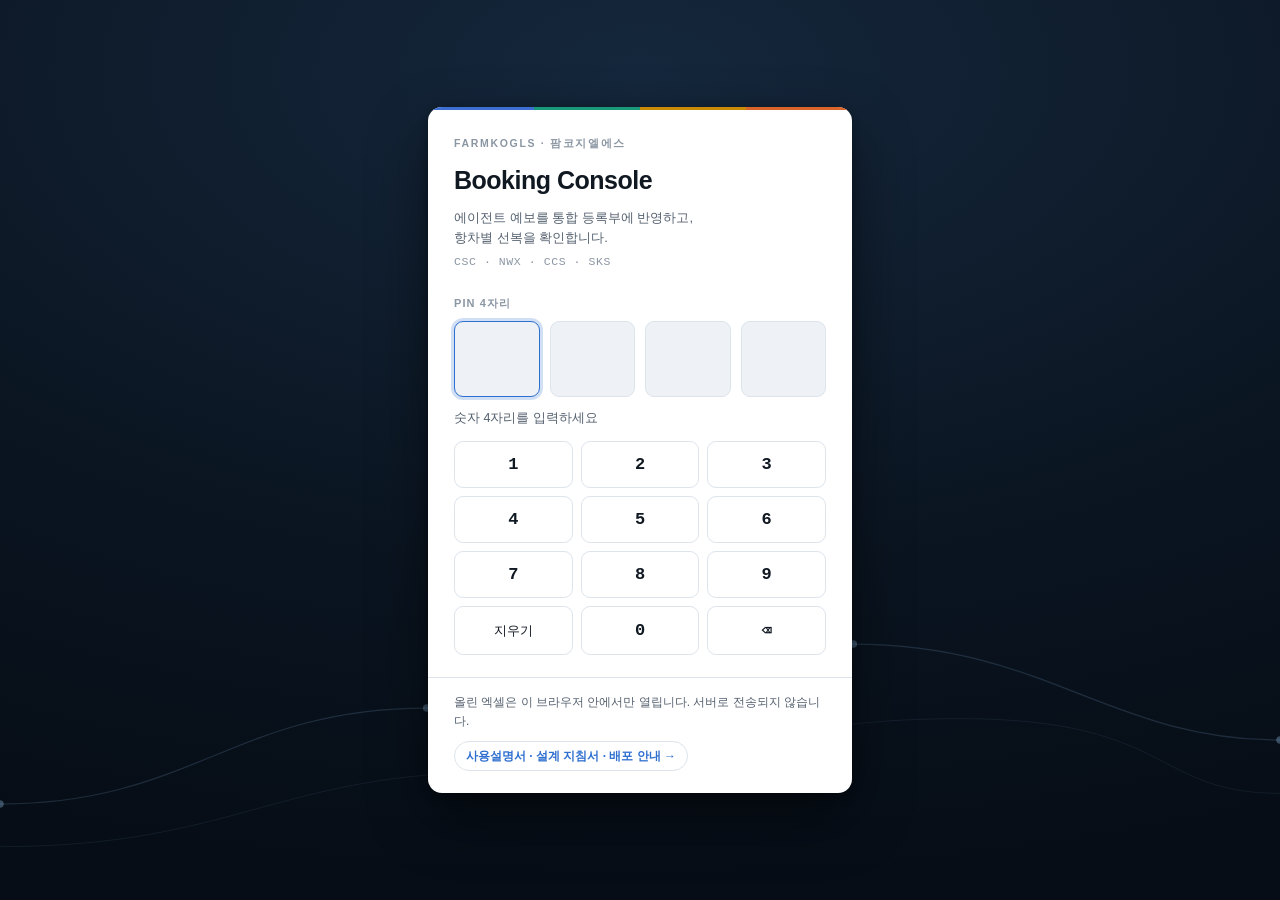
<file: index.html>
<!doctype html>
<html lang="ko">
<head>
<meta charset="utf-8">
<meta name="viewport" content="width=device-width, initial-scale=1">
<meta name="robots" content="noindex, nofollow">
<meta name="color-scheme" content="light dark">
<meta name="description" content="Farmkogls Booking Console">
<title>Farmkogls Booking Console</title>
<link rel="icon" href="data:image/svg+xml,%3Csvg xmlns='http://www.w3.org/2000/svg' viewBox='0 0 32 32'%3E%3Ctext y='26' font-size='26'%3E%F0%9F%9A%A2%3C/text%3E%3C/svg%3E">
<style id="gate-css">
/* ============================================================================
   PIN gate — extends the console's existing token system rather than replacing
   it. The field behind the card stays deep-hull navy in both themes (a berth at
   dusk); the card and the console itself follow the viewer's theme.
   ========================================================================= */
#gate {
  --g-hull:  #0a1420;
  --g-sea:   #15273c;
  --g-card:  #ffffff;
  --g-ink:   #101822;
  --g-ink-2: #55616f;
  --g-ink-3: #8b96a3;
  --g-line:  #dde4ec;
  --g-slot:  #eef2f7;
  --g-signal:#2f6fd0;
  --g-bad:   #c0392b;
  --g-csc:   #3c6fd1;
  --g-nwx:   #17997a;
  --g-ccs:   #c98a05;
  --g-sks:   #d9642a;

  position: fixed;
  inset: 0;
  z-index: 200;
  display: grid;
  place-items: center;
  padding: 24px 18px;
  overflow: auto;
  background:
    radial-gradient(120% 90% at 50% 8%, var(--g-sea) 0%, var(--g-hull) 62%, #060d16 100%);
  font-family: var(--sans);
  -webkit-font-smoothing: antialiased;
}
@media (prefers-color-scheme: dark) {
  #gate {
    --g-card:  #161d27;
    --g-ink:   #e7edf5;
    --g-ink-2: #a3aeba;
    --g-ink-3: #78838f;
    --g-line:  #2b3441;
    --g-slot:  #1e2732;
    --g-signal:#6ba3f5;
  }
}
:root[data-theme="dark"] #gate {
  --g-card: #161d27; --g-ink: #e7edf5; --g-ink-2: #a3aeba; --g-ink-3: #78838f;
  --g-line: #2b3441; --g-slot: #1e2732; --g-signal: #6ba3f5;
}
:root[data-theme="light"] #gate {
  --g-card: #ffffff; --g-ink: #101822; --g-ink-2: #55616f; --g-ink-3: #8b96a3;
  --g-line: #dde4ec; --g-slot: #eef2f7; --g-signal: #2f6fd0;
}

#gate[hidden] { display: none; }

/* ---- the port-rotation line behind the card ---------------------------- */
.gate-field {
  position: absolute;
  inset: auto 0 0 0;
  height: min(46vh, 320px);
  color: rgba(140, 190, 235, .17);
  pointer-events: none;
}
.gate-rot { width: 100%; height: 100%; display: block; }
.gate-calls circle { fill: rgba(160, 205, 245, .32); }

/* ---- card -------------------------------------------------------------- */
.gate-card {
  position: relative;
  width: 100%;
  max-width: 424px;
  background: var(--g-card);
  color: var(--g-ink);
  border-radius: 14px;
  box-shadow: 0 24px 60px rgba(0, 0, 0, .45), 0 2px 8px rgba(0, 0, 0, .3);
  overflow: hidden;
}

/* the four service loops, in their own colours — this is the fleet, not trim */
.gate-loops { display: flex; height: 3px; }
.gate-loops i { flex: 1; display: block; }
.gate-loops i[data-svc="CSC"] { background: var(--g-csc); }
.gate-loops i[data-svc="NWX"] { background: var(--g-nwx); }
.gate-loops i[data-svc="CCS"] { background: var(--g-ccs); }
.gate-loops i[data-svc="SKS"] { background: var(--g-sks); }

.gate-head { padding: 26px 26px 4px; }
.gate-eyebrow {
  margin: 0 0 10px;
  font-size: 10.5px;
  font-weight: 600;
  letter-spacing: .16em;
  text-transform: uppercase;
  color: var(--g-ink-3);
}
#gate h1 {
  margin: 0;
  font-size: 25px;
  font-weight: 650;
  letter-spacing: -.02em;
  text-wrap: balance;
  color: var(--g-ink);
}
.gate-sub {
  margin: 9px 0 0;
  font-size: 13px;
  line-height: 1.55;
  color: var(--g-ink-2);
  max-width: 34ch;
}
.gate-sub span {
  display: block;
  margin-top: 5px;
  font-family: var(--mono);
  font-size: 11.5px;
  letter-spacing: .05em;
  color: var(--g-ink-3);
}

/* ---- pin --------------------------------------------------------------- */
.gate-form { padding: 20px 26px 4px; }
.gate-label {
  display: block;
  font-size: 11px;
  font-weight: 600;
  letter-spacing: .1em;
  text-transform: uppercase;
  color: var(--g-ink-3);
  margin-bottom: 9px;
}
.gate-cells { display: flex; gap: 10px; }
.gate-cells .cell {
  flex: 1;
  aspect-ratio: 4 / 5;
  max-height: 76px;
  display: grid;
  place-items: center;
  background: var(--g-slot);
  border: 1px solid var(--g-line);
  border-radius: 9px;
  font-family: var(--mono);
  font-variant-numeric: tabular-nums;
  font-size: 30px;
  font-weight: 600;
  color: var(--g-ink);
  transition: border-color .14s, background .14s, transform .14s;
}
.gate-cells .cell.filled { border-color: var(--g-signal); background: var(--g-card); }
.gate-cells .cell.pop { animation: gate-pop .16s ease-out; }
.gate-cells .cell.active {
  border-color: var(--g-signal);
  box-shadow: 0 0 0 3px color-mix(in srgb, var(--g-signal) 22%, transparent);
}
@keyframes gate-pop { 0% { transform: scale(.9); } 100% { transform: scale(1); } }

#gate.bad .gate-cells { animation: gate-shake .34s; }
#gate.bad .gate-cells .cell { border-color: var(--g-bad); }
@keyframes gate-shake {
  0%,100% { transform: translateX(0); }
  18% { transform: translateX(-7px); } 38% { transform: translateX(6px); }
  58% { transform: translateX(-4px); } 78% { transform: translateX(2px); }
}

/* keeps the mobile keyboard reachable without showing a second field */
.gate-proxy {
  position: absolute;
  opacity: 0;
  width: 1px; height: 1px;
  border: 0; padding: 0;
  left: 26px; top: 50%;
}
.gate-proxy:focus { outline: none; }
.gate-proxy:focus-visible + .gate-msg { color: var(--g-ink-2); }

.gate-msg {
  margin: 12px 0 0;
  min-height: 1.4em;
  font-size: 12.5px;
  color: var(--g-ink-3);
}
#gate.bad .gate-msg { color: var(--g-bad); font-weight: 500; }
#gate.ok .gate-msg { color: #1f8a5b; font-weight: 500; }

/* ---- keypad ------------------------------------------------------------ */
.gate-pad {
  display: grid;
  grid-template-columns: repeat(3, 1fr);
  gap: 8px;
  margin-top: 14px;
}
.gate-pad button {
  appearance: none;
  padding: 13px 0;
  border: 1px solid var(--g-line);
  border-radius: 9px;
  background: var(--g-card);
  color: var(--g-ink);
  font-family: var(--mono);
  font-variant-numeric: tabular-nums;
  font-size: 17px;
  font-weight: 550;
  cursor: pointer;
  transition: background .12s, border-color .12s, transform .08s;
}
.gate-pad button.wide { font-family: var(--sans); font-size: 13px; font-weight: 500; }
.gate-pad button:hover { background: var(--g-slot); border-color: var(--g-ink-3); }
.gate-pad button:active { transform: translateY(1px); }
.gate-pad button:focus-visible {
  outline: 2px solid var(--g-signal);
  outline-offset: 2px;
}

/* ---- footer ------------------------------------------------------------ */
.gate-foot {
  margin-top: 18px;
  padding: 15px 26px 22px;
  border-top: 1px solid var(--g-line);
}
.gate-foot p { margin: 0; font-size: 12px; line-height: 1.55; color: var(--g-ink-2); }
.gate-caveat { margin-top: 8px !important; color: var(--g-ink-3) !important; font-size: 11.5px !important; }
.gate-caveat b { color: var(--g-ink-2); font-weight: 600; }
.gate-docs { margin-top: 10px !important; }
.gate-docs a {
  display: inline-block;
  color: var(--g-signal);
  text-decoration: none;
  font-weight: 600;
  font-size: 12px;
  padding: 5px 11px;
  border: 1px solid var(--g-line);
  border-radius: 999px;
  transition: border-color .16s ease, background .16s ease;
}
.gate-docs a:hover { border-color: var(--g-signal); background: var(--g-slot); }
.gate-docs a:focus-visible { outline: 2px solid var(--g-signal); outline-offset: 2px; }

/* ---- unlock transition ------------------------------------------------- */
#gate.leaving { animation: gate-out .34s ease-in forwards; }
@keyframes gate-out { to { opacity: 0; transform: scale(1.015); } }

/* ---- hosted-only chrome inside the console ----------------------------- */
.hosted-btn { margin-left: 0; }
#lockBtn { border-color: rgba(255, 255, 255, .28); }

@media (max-width: 420px) {
  .gate-head { padding: 22px 18px 4px; }
  .gate-form { padding: 18px 18px 4px; }
  .gate-foot { padding: 14px 18px 20px; }
  #gate h1 { font-size: 22px; }
  .gate-cells .cell { font-size: 26px; }
}

@media (prefers-reduced-motion: reduce) {
  #gate *, #gate { animation: none !important; transition: none !important; }
}

</style>
<style id="tool-css">
/* ============================================================================
   Farmkogls Booking Console — styles
   Light by default, dark when the OS asks for it. Data density over decoration.
   ========================================================================= */
:root {
  --bg: #f6f7f9;
  --surface: #ffffff;
  --surface-2: #eef1f5;
  --surface-3: #e3e8ef;
  --ink: #1a1f2b;
  --ink-2: #59616f;
  --ink-3: #8a919e;
  --line: #d8dee7;
  --line-2: #eaeef3;
  --brand: #1f3864;
  --brand-ink: #ffffff;
  --accent: #2f6fd0;
  --pos: #1f8a5b;
  --pos-bg: #e6f4ec;
  --neg: #c0392b;
  --neg-bg: #fdeceb;
  --warn: #a86400;
  --warn-bg: #fdf3e0;
  --csc: #3c6fd1;
  --nwx: #17997a;
  --ccs: #c98a05;
  --sks: #d9642a;
  --shadow: 0 1px 2px rgba(16, 24, 40, .06), 0 1px 3px rgba(16, 24, 40, .1);
  --radius: 8px;
  --mono: ui-monospace, "Cascadia Mono", Consolas, "Courier New", monospace;
  --sans: -apple-system, "Segoe UI", "Malgun Gothic", "Apple SD Gothic Neo", Roboto, sans-serif;
}
@media (prefers-color-scheme: dark) {
  :root {
    --bg: #14171d;
    --surface: #1b1f27;
    --surface-2: #232833;
    --surface-3: #2c323f;
    --ink: #e7ecf3;
    --ink-2: #a8b2c1;
    --ink-3: #798393;
    --line: #333a47;
    --line-2: #262c37;
    --brand: #2b4a7d;
    --accent: #6ba3f5;
    --pos: #4cc38a;
    --pos-bg: #16301f;
    --neg: #f27a6e;
    --neg-bg: #33191a;
    --warn: #e3ab3c;
    --warn-bg: #332714;
    --csc: #6f9df3;
    --nwx: #47cfa8;
    --ccs: #e8bd4b;
    --sks: #f59a63;
    --shadow: 0 1px 2px rgba(0, 0, 0, .3);
  }
}
:root[data-theme="dark"] {
  --bg: #14171d; --surface: #1b1f27; --surface-2: #232833; --surface-3: #2c323f;
  --ink: #e7ecf3; --ink-2: #a8b2c1; --ink-3: #798393; --line: #333a47; --line-2: #262c37;
  --brand: #2b4a7d; --accent: #6ba3f5; --pos: #4cc38a; --pos-bg: #16301f;
  --neg: #f27a6e; --neg-bg: #33191a; --warn: #e3ab3c; --warn-bg: #332714;
  --csc: #6f9df3; --nwx: #47cfa8; --ccs: #e8bd4b; --sks: #f59a63;
  --shadow: 0 1px 2px rgba(0, 0, 0, .3);
}
:root[data-theme="light"] {
  --bg: #f6f7f9; --surface: #fff; --surface-2: #eef1f5; --surface-3: #e3e8ef;
  --ink: #1a1f2b; --ink-2: #59616f; --ink-3: #8a919e; --line: #d8dee7; --line-2: #eaeef3;
  --brand: #1f3864; --accent: #2f6fd0; --pos: #1f8a5b; --pos-bg: #e6f4ec;
  --neg: #c0392b; --neg-bg: #fdeceb; --warn: #a86400; --warn-bg: #fdf3e0;
  --csc: #3c6fd1; --nwx: #17997a; --ccs: #c98a05; --sks: #d9642a;
}

* { box-sizing: border-box; }
html, body { margin: 0; padding: 0; }
body {
  background: var(--bg); color: var(--ink);
  font: 14px/1.5 var(--sans);
  -webkit-font-smoothing: antialiased;
}
h1, h2, h3, h4 { margin: 0; font-weight: 650; letter-spacing: -.01em; }
a { color: var(--accent); }
code, .mono, .num { font-family: var(--mono); font-variant-numeric: tabular-nums; }

/* ---------- shell ---------- */
.wrap { max-width: 1680px; margin: 0 auto; padding: 0 20px 64px; }

header.top {
  position: sticky; top: 0; z-index: 40;
  background: var(--brand); color: #fff;
  border-bottom: 1px solid rgba(0, 0, 0, .2);
}
.top-in {
  max-width: 1680px; margin: 0 auto; padding: 10px 20px;
  display: flex; align-items: center; gap: 16px; flex-wrap: wrap;
}
.logo { display: flex; align-items: baseline; gap: 9px; }
.logo b { font-size: 16px; letter-spacing: -.02em; }
.logo span { font-size: 11.5px; opacity: .72; }
.top .stat { display: flex; gap: 18px; margin-left: auto; flex-wrap: wrap; }
.top .stat div { line-height: 1.25; }
.top .stat u { display: block; font: 10px/1.4 var(--sans); text-transform: uppercase;
  letter-spacing: .07em; opacity: .66; text-decoration: none; }
.top .stat b { font: 600 15px/1 var(--mono); font-variant-numeric: tabular-nums; }

/* ---------- buttons ---------- */
.btn {
  appearance: none; border: 1px solid var(--line); background: var(--surface);
  color: var(--ink); padding: 7px 13px; border-radius: 6px; font: 500 13px var(--sans);
  cursor: pointer; display: inline-flex; align-items: center; gap: 7px;
}
.btn:hover:not(:disabled) { background: var(--surface-2); border-color: var(--ink-3); }
.btn:disabled { opacity: .45; cursor: not-allowed; }
.btn.primary { background: var(--accent); border-color: var(--accent); color: #fff; }
.btn.primary:hover:not(:disabled) { filter: brightness(1.08); background: var(--accent); }
.btn.ghost { background: transparent; border-color: rgba(255, 255, 255, .28); color: #fff; }
.btn.ghost:hover:not(:disabled) { background: rgba(255, 255, 255, .12); border-color: #fff; }
.btn.sm { padding: 4px 9px; font-size: 12px; }
.btn.danger { color: var(--neg); border-color: var(--neg); background: transparent; }
.btn.danger:hover:not(:disabled) { background: var(--neg-bg); }

/* ---------- drop zone ---------- */
.drop {
  margin: 18px 0; padding: 26px; border: 2px dashed var(--line);
  border-radius: 12px; background: var(--surface); text-align: center;
  transition: border-color .12s, background .12s;
}
.drop.hot { border-color: var(--accent); background: var(--surface-2); }
.drop h3 { font-size: 15px; margin-bottom: 5px; }
.drop p { margin: 0 0 12px; color: var(--ink-2); font-size: 13px; }
.drop .kinds { display: flex; gap: 6px; justify-content: center; flex-wrap: wrap; margin-top: 12px; }
.chip {
  font: 500 11px var(--sans); padding: 3px 9px; border-radius: 99px;
  background: var(--surface-2); color: var(--ink-2); border: 1px solid var(--line-2);
}
.drop.compact { padding: 13px 18px; display: flex; align-items: center;
  gap: 14px; text-align: left; margin: 14px 0; }
.drop.compact h3 { font-size: 13.5px; margin: 0; }
.drop.compact p { margin: 0; font-size: 12px; }
.drop.compact .kinds { margin: 0 0 0 auto; }

/* ---------- tabs ---------- */
nav.tabs {
  display: flex; gap: 2px; border-bottom: 1px solid var(--line);
  margin: 4px 0 18px; overflow-x: auto;
}
nav.tabs button {
  appearance: none; background: none; border: 0; border-bottom: 2px solid transparent;
  padding: 9px 14px; font: 500 13.5px var(--sans); color: var(--ink-2);
  cursor: pointer; white-space: nowrap;
}
nav.tabs button:hover { color: var(--ink); }
nav.tabs button[aria-selected="true"] { color: var(--ink); border-bottom-color: var(--accent); font-weight: 650; }
nav.tabs .count { font: 500 11px var(--mono); color: var(--ink-3); margin-left: 5px; }

/* ---------- cards / grid ---------- */
.grid { display: grid; gap: 14px; }
.g4 { grid-template-columns: repeat(4, minmax(0, 1fr)); }
.g3 { grid-template-columns: repeat(3, minmax(0, 1fr)); }
.g2 { grid-template-columns: repeat(2, minmax(0, 1fr)); }
.g21 { grid-template-columns: 2fr 1fr; }
@media (max-width: 1180px) { .g4 { grid-template-columns: repeat(2, 1fr); } .g21, .g3 { grid-template-columns: 1fr; } }
@media (max-width: 720px) { .g4, .g2 { grid-template-columns: 1fr; } }

.card {
  background: var(--surface); border: 1px solid var(--line);
  border-radius: var(--radius); box-shadow: var(--shadow); overflow: hidden;
}
.card > h4 {
  padding: 11px 14px; border-bottom: 1px solid var(--line-2);
  font-size: 12.5px; text-transform: uppercase; letter-spacing: .06em; color: var(--ink-2);
  display: flex; align-items: center; gap: 8px;
}
.card > h4 .sub { text-transform: none; letter-spacing: 0; font-weight: 400;
  color: var(--ink-3); margin-left: auto; font-size: 11.5px; }
.card .body { padding: 14px; }
.card .body.flush { padding: 0; }

/* KPI tile */
.kpi { padding: 14px 15px; }
.kpi u { display: block; text-decoration: none; font-size: 11px; text-transform: uppercase;
  letter-spacing: .07em; color: var(--ink-3); margin-bottom: 6px; }
.kpi b { font: 650 26px/1.05 var(--mono); font-variant-numeric: tabular-nums; letter-spacing: -.02em; }
.kpi .unit { font-size: 12px; color: var(--ink-3); font-weight: 500; margin-left: 4px; }
.kpi .note { margin-top: 6px; font-size: 11.5px; color: var(--ink-2); }

/* ---------- tables ---------- */
.tw { overflow: auto; max-height: 72vh; }
table.dt { width: 100%; border-collapse: separate; border-spacing: 0; font-size: 12.5px; }
table.dt th, table.dt td {
  padding: 6px 9px; text-align: left; border-bottom: 1px solid var(--line-2);
  white-space: nowrap;
}
table.dt thead th {
  position: sticky; top: 0; z-index: 2; background: var(--surface-2);
  font: 600 11px var(--sans); text-transform: uppercase; letter-spacing: .05em;
  color: var(--ink-2); border-bottom: 1px solid var(--line); cursor: pointer; user-select: none;
}
table.dt thead th.no-sort { cursor: default; }
table.dt thead th .ar { color: var(--accent); margin-left: 3px; }
table.dt tbody tr:hover { background: var(--surface-2); }
table.dt td.n { text-align: right; font-family: var(--mono); font-variant-numeric: tabular-nums; }
table.dt td.wrap { white-space: normal; min-width: 180px; max-width: 340px; }
table.dt tr.group td { background: var(--surface-3); font-weight: 650; }
table.dt tr.tot td { background: var(--surface-2); font-weight: 650; border-top: 2px solid var(--line); }
table.dt td.dim { color: var(--ink-3); }

.tag { font: 600 10.5px var(--sans); padding: 2px 6px; border-radius: 4px;
  background: var(--surface-3); color: var(--ink-2); letter-spacing: .03em; }
.tag.CSC { background: color-mix(in srgb, var(--csc) 18%, transparent); color: var(--csc); }
.tag.NWX { background: color-mix(in srgb, var(--nwx) 18%, transparent); color: var(--nwx); }
.tag.CCS { background: color-mix(in srgb, var(--ccs) 22%, transparent); color: var(--ccs); }
.tag.SKS { background: color-mix(in srgb, var(--sks) 20%, transparent); color: var(--sks); }
.tag.cancel { background: var(--neg-bg); color: var(--neg); }
.tag.active { background: var(--pos-bg); color: var(--pos); }
.tag.TS { background: var(--warn-bg); color: var(--warn); }

.pos { color: var(--pos); } .neg { color: var(--neg); } .warnc { color: var(--warn); }

/* utilisation bar */
.ubar { position: relative; height: 16px; min-width: 96px; background: var(--surface-3);
  border-radius: 3px; overflow: hidden; }
.ubar i { position: absolute; inset: 0 auto 0 0; display: block; background: var(--pos); }
.ubar.hi i { background: var(--warn); }
.ubar.over i { background: var(--neg); }
.ubar em { position: absolute; inset: 0; display: grid; place-items: center;
  font: 600 10.5px var(--mono); font-style: normal; color: var(--ink);
  text-shadow: 0 0 3px var(--surface); }

/* ---------- chart ---------- */
.chart { width: 100%; height: auto; display: block; overflow: visible; }
.chart .ax { stroke: var(--line); stroke-width: 1; }
.chart .gl { stroke: var(--line-2); stroke-width: 1; }
.chart text { fill: var(--ink-2); font: 10px var(--sans); }
.chart text.vlab { fill: var(--ink-3); font: 9.5px var(--mono); }
.legend { display: flex; gap: 14px; flex-wrap: wrap; padding: 0 14px 12px; }
.legend span { display: inline-flex; align-items: center; gap: 6px;
  font-size: 12px; color: var(--ink-2); }
.legend i { width: 10px; height: 10px; border-radius: 2px; display: block; }

/* ---------- filters ---------- */
.filters { display: flex; gap: 9px; flex-wrap: wrap; align-items: center;
  padding: 11px 14px; background: var(--surface); border: 1px solid var(--line);
  border-radius: var(--radius); margin-bottom: 14px; box-shadow: var(--shadow); }
.filters label { font-size: 11.5px; color: var(--ink-2); display: flex;
  align-items: center; gap: 5px; }
.filters select, .filters input {
  font: 13px var(--sans); padding: 5px 8px; border: 1px solid var(--line);
  border-radius: 5px; background: var(--surface); color: var(--ink);
}
.filters input[type="search"] { min-width: 220px; }
.filters .sp { flex: 1; }

/* ---------- log / alerts ---------- */
.alert { display: flex; gap: 9px; padding: 8px 12px; border-bottom: 1px solid var(--line-2);
  font-size: 12.5px; align-items: flex-start; }
.alert:last-child { border-bottom: 0; }
.alert .lv { flex: none; font: 600 10px var(--sans); text-transform: uppercase;
  letter-spacing: .05em; padding: 2px 6px; border-radius: 4px; margin-top: 1px; min-width: 46px;
  text-align: center; }
.alert.over .lv { background: var(--neg-bg); color: var(--neg); }
.alert.warn .lv { background: var(--warn-bg); color: var(--warn); }
.alert.info .lv { background: var(--surface-3); color: var(--ink-2); }
.alert.ok .lv { background: var(--pos-bg); color: var(--pos); }

.toasts { position: fixed; right: 16px; bottom: 16px; z-index: 90;
  display: flex; flex-direction: column; gap: 8px; max-width: 420px; }
.toast { background: var(--surface); border: 1px solid var(--line); border-left: 3px solid var(--accent);
  border-radius: 6px; padding: 10px 13px; box-shadow: 0 6px 20px rgba(16, 24, 40, .16);
  font-size: 13px; }
.toast.bad { border-left-color: var(--neg); }
.toast.good { border-left-color: var(--pos); }
.toast b { display: block; margin-bottom: 2px; }
.toast span { color: var(--ink-2); font-size: 12px; }

.empty { padding: 44px 20px; text-align: center; color: var(--ink-2); }
.empty h3 { margin-bottom: 6px; color: var(--ink); }

details.voy { border-bottom: 1px solid var(--line-2); }
details.voy > summary { padding: 9px 14px; cursor: pointer; display: flex;
  gap: 12px; align-items: center; font-size: 13px; }
details.voy > summary:hover { background: var(--surface-2); }
details.voy > summary::-webkit-details-marker { display: none; }
details.voy > summary .caret { color: var(--ink-3); transition: transform .12s; }
details.voy[open] > summary .caret { transform: rotate(90deg); }
details.voy .inner { padding: 0 14px 14px 30px; }

.bar-mini { display: flex; height: 8px; border-radius: 2px; overflow: hidden;
  background: var(--surface-3); min-width: 60px; }
.bar-mini i { display: block; height: 100%; }

.pill-row { display: flex; gap: 6px; flex-wrap: wrap; }
.foot { margin-top: 22px; padding-top: 14px; border-top: 1px solid var(--line);
  display: flex; gap: 10px; flex-wrap: wrap; align-items: center;
  font-size: 12px; color: var(--ink-3); }
.foot .sp { flex: 1; }
progress { width: 200px; height: 6px; }

</style>
</head>
<body>

<div id="gate" role="dialog" aria-modal="true" aria-labelledby="gate-title">
  <div class="gate-field" aria-hidden="true">
    <svg class="gate-rot" viewBox="0 0 1200 300" preserveAspectRatio="none" focusable="false">
      <path d="M0 210 C 180 210, 220 120, 400 120 S 620 60, 800 60 S 1040 150, 1200 150"
            fill="none" stroke="currentColor" stroke-width="1.25" vector-effect="non-scaling-stroke"/>
      <path d="M0 250 C 220 250, 260 180, 470 180 S 700 130, 900 130 S 1080 200, 1200 200"
            fill="none" stroke="currentColor" stroke-width="1" opacity=".5"
            vector-effect="non-scaling-stroke"/>
      <g class="gate-calls">
        <circle cx="0"    cy="210" r="3.5"/><circle cx="400"  cy="120" r="3.5"/>
        <circle cx="800"  cy="60"  r="3.5"/><circle cx="1200" cy="150" r="3.5"/>
      </g>
    </svg>
  </div>

  <section class="gate-card">
    <div class="gate-loops" aria-hidden="true">
      <i data-svc="CSC"></i><i data-svc="NWX"></i><i data-svc="CCS"></i><i data-svc="SKS"></i>
    </div>

    <header class="gate-head">
      <p class="gate-eyebrow">FARMKOGLS &middot; 팜코지엘에스</p>
      <h1 id="gate-title">Booking Console</h1>
      <p class="gate-sub">
        에이전트 예보를 통합 등록부에 반영하고, 항차별 선복을 확인합니다.
        <span>CSC &middot; NWX &middot; CCS &middot; SKS</span>
      </p>
    </header>

    <form class="gate-form" id="gate-form" novalidate>
      <label class="gate-label" for="pin-proxy">PIN 4자리</label>

      <div class="gate-cells" id="gate-cells">
        <span class="cell" data-i="0"></span>
        <span class="cell" data-i="1"></span>
        <span class="cell" data-i="2"></span>
        <span class="cell" data-i="3"></span>
      </div>

      <input id="pin-proxy" class="gate-proxy" type="text" inputmode="numeric"
             autocomplete="off" autocapitalize="off" spellcheck="false"
             maxlength="4" aria-describedby="gate-msg" aria-label="PIN 4자리 입력">

      <p class="gate-msg" id="gate-msg" role="status" aria-live="polite">숫자 4자리를 입력하세요</p>

      <div class="gate-pad" id="gate-pad">
        <button type="button" data-k="1">1</button>
        <button type="button" data-k="2">2</button>
        <button type="button" data-k="3">3</button>
        <button type="button" data-k="4">4</button>
        <button type="button" data-k="5">5</button>
        <button type="button" data-k="6">6</button>
        <button type="button" data-k="7">7</button>
        <button type="button" data-k="8">8</button>
        <button type="button" data-k="9">9</button>
        <button type="button" data-k="clear" class="wide">지우기</button>
        <button type="button" data-k="0">0</button>
        <button type="button" data-k="back" aria-label="한 자 지우기">&#9003;</button>
      </div>
    </form>

    <footer class="gate-foot">
      <p>
        올린 엑셀은 이 브라우저 안에서만 열립니다. 서버로 전송되지 않습니다.
      </p>
      <p class="gate-docs"><a href="docs.html">사용설명서 &middot; 설계 지침서 &middot; 배포 안내 &rarr;</a></p>
    </footer>
  </section>
</div>


<template id="app-shell">
<header class="top">
  <div class="top-in">
    <div class="logo"><b>Farmkogls Booking Console</b><span>CSC · NWX · CCS · SKS</span></div>
    <div class="stat" id="hstat"></div>
    <button class="btn ghost sm" id="btnTheme">◐ Auto</button>
  </div>
</header>

<div class="wrap">

  <div class="drop" id="drop">
    <div>
      <h3>이번 주 엑셀 파일을 여기에 끌어다 놓으세요</h3>
      <p><b>학습.xlsx</b>(에이전트 예보)와 <b>FES AGENCY</b>(통합 등록부)를 함께 넣으면
         등록부가 갱신된 새 사본으로 나옵니다. 다른 파일을 넣으면 분석 화면도 함께 채워집니다.</p>
      <button class="btn primary" id="btnPick">파일 선택…</button>
      <progress id="prog" hidden></progress>
      <div class="kinds">
        <span class="chip">FES &lt;SVC&gt; BK FCST → 입력</span>
        <span class="chip">FES BK FCST → 갱신 대상</span>
        <span class="chip">BK SHEET (마감)</span>
        <span class="chip">Schedule</span>
        <span class="chip">BSA</span>
        <span class="chip">DF contract</span>
        <span class="chip">ROB</span>
        <span class="chip">.json</span>
      </div>
    </div>
    <input type="file" id="file" multiple accept=".xlsx,.xlsm,.xltx,.json" hidden>
  </div>

  <nav class="tabs" id="tabs" role="tablist"></nav>
  <div id="filters"></div>
  <main id="view"></main>

  <div class="foot">
    <button class="btn primary" id="btnExport">⬇ Export Excel</button>
    <button class="btn" id="btnSaveProj">Save project file</button>
    <button class="btn danger" id="btnClear">Clear register</button>
    <span class="sp"></span>
    <span>Everything runs in this browser — no file ever leaves your machine.
      The register is kept in local storage between sessions.</span>
  </div>
</div>

<div class="toasts" id="toasts"></div>
</template>

<div id="app" hidden></div>

<script id="tool-js">
/* ===== src/zip.js ===== */
/* ============================================================================
   zip.js — minimal ZIP reader/writer, no dependencies.
   Reading uses the browser-native DecompressionStream('deflate-raw').
   Writing uses STORE (no compression) — Excel opens these without complaint.
   ========================================================================= */
(function (global) {
  'use strict';

  const te = new TextEncoder();
  const td = new TextDecoder('utf-8');

  /* ---- CRC32 -------------------------------------------------------- */
  let CRC_TABLE = null;
  function crcTable() {
    if (CRC_TABLE) return CRC_TABLE;
    CRC_TABLE = new Int32Array(256);
    for (let n = 0; n < 256; n++) {
      let c = n;
      for (let k = 0; k < 8; k++) c = c & 1 ? 0xedb88320 ^ (c >>> 1) : c >>> 1;
      CRC_TABLE[n] = c;
    }
    return CRC_TABLE;
  }
  function crc32(buf) {
    const t = crcTable();
    let c = -1;
    for (let i = 0; i < buf.length; i++) c = (c >>> 8) ^ t[(c ^ buf[i]) & 0xff];
    return (c ^ -1) >>> 0;
  }

  /* ---- inflate (native) --------------------------------------------- */
  const HAS_DS = typeof global.DecompressionStream === 'function';

  async function inflateRaw(bytes) {
    if (!HAS_DS) {
      throw new Error(
        'This browser cannot decompress .xlsx files (DecompressionStream is unavailable). ' +
        'Please open this file in Microsoft Edge, Google Chrome, or Firefox 113+.'
      );
    }
    const ds = new global.DecompressionStream('deflate-raw');
    const w = ds.writable.getWriter();
    w.write(bytes);
    w.close();
    const chunks = [];
    const r = ds.readable.getReader();
    let total = 0;
    for (;;) {
      const { done, value } = await r.read();
      if (done) break;
      chunks.push(value);
      total += value.length;
    }
    const out = new Uint8Array(total);
    let o = 0;
    for (const c of chunks) { out.set(c, o); o += c.length; }
    return out;
  }

  /* ---- read --------------------------------------------------------- */
  /**
   * Read a ZIP archive.
   * @param {ArrayBuffer|Uint8Array} data
   * @returns {Promise<Map<string, Uint8Array>>} path -> bytes
   */
  async function readZip(data) {
    const u8 = data instanceof Uint8Array ? data : new Uint8Array(data);
    const dv = new DataView(u8.buffer, u8.byteOffset, u8.byteLength);

    // Locate End Of Central Directory (scan backwards; comment may follow).
    let eocd = -1;
    const floor = Math.max(0, u8.length - 66000);
    for (let i = u8.length - 22; i >= floor; i--) {
      if (dv.getUint32(i, true) === 0x06054b50) { eocd = i; break; }
    }
    if (eocd < 0) throw new Error('Not a valid .xlsx/.zip file (no central directory found).');

    let count = dv.getUint16(eocd + 10, true);
    let cdOff = dv.getUint32(eocd + 16, true);

    // ZIP64 fallback when the 32-bit fields are saturated.
    if (cdOff === 0xffffffff || count === 0xffff) {
      for (let i = eocd - 20; i >= 0; i--) {
        if (dv.getUint32(i, true) === 0x07064b50) {
          const z64 = Number(dv.getBigUint64(i + 8, true));
          if (dv.getUint32(z64, true) === 0x06064b50) {
            count = Number(dv.getBigUint64(z64 + 32, true));
            cdOff = Number(dv.getBigUint64(z64 + 48, true));
          }
          break;
        }
      }
    }

    const files = new Map();
    let p = cdOff;
    for (let n = 0; n < count && p + 46 <= u8.length; n++) {
      if (dv.getUint32(p, true) !== 0x02014b50) break;
      const method = dv.getUint16(p + 10, true);
      const csizeRaw = dv.getUint32(p + 20, true);
      const nameLen = dv.getUint16(p + 28, true);
      const extraLen = dv.getUint16(p + 30, true);
      const cmtLen = dv.getUint16(p + 32, true);
      let lho = dv.getUint32(p + 42, true);
      const name = td.decode(u8.subarray(p + 46, p + 46 + nameLen));

      // ZIP64 extra field for oversized offsets.
      let csize = csizeRaw;
      if (lho === 0xffffffff || csizeRaw === 0xffffffff) {
        let e = p + 46 + nameLen;
        const end = e + extraLen;
        while (e + 4 <= end) {
          const hid = dv.getUint16(e, true);
          const hsz = dv.getUint16(e + 2, true);
          if (hid === 0x0001) {
            let q = e + 4;
            if (dv.getUint32(p + 24, true) === 0xffffffff) q += 8;   // uncompressed
            if (csizeRaw === 0xffffffff) { csize = Number(dv.getBigUint64(q, true)); q += 8; }
            if (lho === 0xffffffff) lho = Number(dv.getBigUint64(q, true));
            break;
          }
          e += 4 + hsz;
        }
      }

      // Read the local file header to find where the payload actually starts.
      if (dv.getUint32(lho, true) === 0x04034b50) {
        const lNameLen = dv.getUint16(lho + 26, true);
        const lExtraLen = dv.getUint16(lho + 28, true);
        const start = lho + 30 + lNameLen + lExtraLen;
        const raw = u8.subarray(start, start + csize);
        files.set(name, method === 0 ? raw : await inflateRaw(raw));
      }
      p += 46 + nameLen + extraLen + cmtLen;
    }
    return files;
  }

  /* ---- write (STORE) ------------------------------------------------ */
  /**
   * Build a ZIP archive with stored (uncompressed) entries.
   * @param {Array<{name:string, data:string|Uint8Array}>} entries
   * @returns {Blob}
   */
  function writeZip(entries) {
    const items = entries.map((e) => {
      const bytes = typeof e.data === 'string' ? te.encode(e.data) : e.data;
      return { name: te.encode(e.name), bytes, crc: crc32(bytes) };
    });

    const locals = [];
    const centrals = [];
    let offset = 0;

    // DOS timestamp — fixed value keeps output byte-stable across runs.
    const dosTime = ((12 & 0x1f) << 11) | ((0 & 0x3f) << 5) | 0;
    const dosDate = (((2026 - 1980) & 0x7f) << 9) | ((1 & 0x0f) << 5) | 1;

    for (const it of items) {
      const lh = new Uint8Array(30 + it.name.length);
      const lv = new DataView(lh.buffer);
      lv.setUint32(0, 0x04034b50, true);
      lv.setUint16(4, 20, true);          // version needed
      lv.setUint16(6, 0x0800, true);      // UTF-8 filename flag
      lv.setUint16(8, 0, true);           // method = store
      lv.setUint16(10, dosTime, true);
      lv.setUint16(12, dosDate, true);
      lv.setUint32(14, it.crc, true);
      lv.setUint32(18, it.bytes.length, true);
      lv.setUint32(22, it.bytes.length, true);
      lv.setUint16(26, it.name.length, true);
      lv.setUint16(28, 0, true);
      lh.set(it.name, 30);
      locals.push(lh, it.bytes);

      const ch = new Uint8Array(46 + it.name.length);
      const cv = new DataView(ch.buffer);
      cv.setUint32(0, 0x02014b50, true);
      cv.setUint16(4, 20, true);
      cv.setUint16(6, 20, true);
      cv.setUint16(8, 0x0800, true);
      cv.setUint16(10, 0, true);
      cv.setUint16(12, dosTime, true);
      cv.setUint16(14, dosDate, true);
      cv.setUint32(16, it.crc, true);
      cv.setUint32(20, it.bytes.length, true);
      cv.setUint32(24, it.bytes.length, true);
      cv.setUint16(28, it.name.length, true);
      cv.setUint32(42, offset, true);
      ch.set(it.name, 46);
      centrals.push(ch);

      offset += lh.length + it.bytes.length;
    }

    const cdSize = centrals.reduce((a, c) => a + c.length, 0);
    const eo = new Uint8Array(22);
    const ev = new DataView(eo.buffer);
    ev.setUint32(0, 0x06054b50, true);
    ev.setUint16(8, items.length, true);
    ev.setUint16(10, items.length, true);
    ev.setUint32(12, cdSize, true);
    ev.setUint32(16, offset, true);

    return new Blob([...locals, ...centrals, eo], {
      type: 'application/vnd.openxmlformats-officedocument.spreadsheetml.sheet',
    });
  }

  global.FZip = { readZip, writeZip, crc32, hasNativeInflate: HAS_DS };
})(typeof window !== 'undefined' ? window : globalThis);

/* ===== src/xlsx-read.js ===== */
/* ============================================================================
   xlsx-read.js — read .xlsx into plain JS grids. Depends on FZip.
   Output shape:
     { sheets: [ { name, index, nrows, ncols, cells, merges } ], byName: {} }
   `cells` is a 1-based 2-D array: cells[row][col] = {v, t, f} | undefined
     v : value  (number | string | boolean | Date | null)
     t : 'n' | 's' | 'b' | 'd' | 'e'
     f : formula source without '=' (when present)
   ========================================================================= */
(function (global) {
  'use strict';

  const td = new TextDecoder('utf-8');
  const parser = new DOMParser();

  function xml(bytes) {
    const doc = parser.parseFromString(td.decode(bytes), 'application/xml');
    if (doc.getElementsByTagName('parsererror').length) {
      throw new Error('Malformed XML inside the workbook.');
    }
    return doc;
  }

  /* A1 -> {r, c} (both 1-based) */
  function refToRC(ref) {
    let c = 0, i = 0;
    while (i < ref.length) {
      const ch = ref.charCodeAt(i);
      if (ch < 65 || ch > 90) break;
      c = c * 26 + (ch - 64);
      i++;
    }
    return { c, r: parseInt(ref.slice(i), 10) || 0 };
  }

  function colLetter(n) {
    let s = '';
    while (n > 0) {
      const m = (n - 1) % 26;
      s = String.fromCharCode(65 + m) + s;
      n = (n - 1 - m) / 26;
    }
    return s;
  }

  /* Excel serial -> Date (UTC-based, 1900 system incl. the historical leap bug) */
  function serialToDate(n) {
    if (typeof n !== 'number' || !isFinite(n)) return null;
    let days = Math.floor(n);
    const frac = n - days;
    if (days > 60) days -= 1;              // skip the fictitious 1900-02-29
    const ms = Date.UTC(1899, 11, 31) + days * 86400000 + Math.round(frac * 86400000);
    return new Date(ms);
  }

  const BUILTIN_DATE_FMT = new Set([14, 15, 16, 17, 18, 19, 20, 21, 22, 27, 30, 36, 45, 46, 47, 50, 57]);

  function looksLikeDateFormat(code) {
    if (!code) return false;
    // Strip quoted literals, escapes, colours and locale hints before sniffing.
    const s = code.replace(/"[^"]*"/g, '').replace(/\\./g, '').replace(/\[[^\]]*\]/g, '');
    return /[ymdhs]/i.test(s) && !/^(general)$/i.test(s.trim());
  }

  function parseStyles(files) {
    const dateXf = new Set();
    const bytes = files.get('xl/styles.xml');
    if (!bytes) return dateXf;
    let doc;
    try { doc = xml(bytes); } catch { return dateXf; }

    const custom = new Map();
    for (const n of doc.getElementsByTagName('numFmt')) {
      custom.set(parseInt(n.getAttribute('numFmtId'), 10), n.getAttribute('formatCode') || '');
    }
    const cellXfs = doc.getElementsByTagName('cellXfs')[0];
    if (!cellXfs) return dateXf;
    const xfs = cellXfs.getElementsByTagName('xf');
    for (let i = 0; i < xfs.length; i++) {
      const id = parseInt(xfs[i].getAttribute('numFmtId') || '0', 10);
      if (BUILTIN_DATE_FMT.has(id) || looksLikeDateFormat(custom.get(id))) dateXf.add(i);
    }
    return dateXf;
  }

  function parseSharedStrings(files) {
    const out = [];
    const bytes = files.get('xl/sharedStrings.xml');
    if (!bytes) return out;
    const doc = xml(bytes);
    for (const si of doc.getElementsByTagName('si')) {
      // Concatenate every <t>, skipping ruby/phonetic annotations.
      let s = '';
      for (const t of si.getElementsByTagName('t')) {
        const pn = t.parentNode && t.parentNode.nodeName;
        if (pn === 'rPh' || pn === 'phoneticPr') continue;
        s += t.textContent;
      }
      out.push(s);
    }
    return out;
  }

  function sheetTargets(files) {
    /* name -> zip path, in workbook order */
    const wbBytes = files.get('xl/workbook.xml');
    if (!wbBytes) throw new Error('Not a valid .xlsx workbook (xl/workbook.xml missing).');
    const rels = new Map();
    const relBytes = files.get('xl/_rels/workbook.xml.rels');
    if (relBytes) {
      for (const r of xml(relBytes).getElementsByTagName('Relationship')) {
        rels.set(r.getAttribute('Id'), r.getAttribute('Target'));
      }
    }
    const out = [];
    for (const sh of xml(wbBytes).getElementsByTagName('sheet')) {
      const name = sh.getAttribute('name');
      const state = sh.getAttribute('state') || 'visible';
      const rid =
        sh.getAttribute('r:id') ||
        sh.getAttributeNS('http://schemas.openxmlformats.org/officeDocument/2006/relationships', 'id');
      let target = rels.get(rid) || '';
      target = target.replace(/^\/xl\//, '').replace(/^\//, '').replace(/^xl\//, '');
      let path = 'xl/' + target;
      if (!files.has(path)) {
        // Fall back to positional guess when relationships are unusual.
        const guess = `xl/worksheets/sheet${out.length + 1}.xml`;
        if (files.has(guess)) path = guess;
      }
      out.push({ name, state, path });
    }
    return out;
  }

  function parseSheet(bytes, sst, dateXf) {
    const doc = xml(bytes);
    const cells = [];
    let nrows = 0, ncols = 0;

    for (const row of doc.getElementsByTagName('row')) {
      const rAttr = parseInt(row.getAttribute('r') || '0', 10);
      let rIdx = rAttr;
      const cs = row.getElementsByTagName('c');
      let autoCol = 0;
      for (let i = 0; i < cs.length; i++) {
        const c = cs[i];
        const ref = c.getAttribute('r');
        let rc;
        if (ref) rc = refToRC(ref);
        else rc = { r: rIdx || 0, c: ++autoCol };
        if (!rc.r) rc.r = rIdx;
        autoCol = rc.c;
        rIdx = rc.r;

        const t = c.getAttribute('t') || 'n';
        const sIdx = parseInt(c.getAttribute('s') || '-1', 10);
        const fEl = c.getElementsByTagName('f')[0];
        const vEl = c.getElementsByTagName('v')[0];

        let value = null, type = 'n';
        if (t === 's') {
          const k = vEl ? parseInt(vEl.textContent, 10) : -1;
          value = sst[k] != null ? sst[k] : null;
          type = 's';
        } else if (t === 'inlineStr') {
          const is = c.getElementsByTagName('is')[0];
          value = is ? Array.from(is.getElementsByTagName('t')).map((x) => x.textContent).join('') : null;
          type = 's';
        } else if (t === 'str') {
          value = vEl ? vEl.textContent : null;
          type = 's';
        } else if (t === 'b') {
          value = vEl ? vEl.textContent === '1' : null;
          type = 'b';
        } else if (t === 'e') {
          value = vEl ? vEl.textContent : null;
          type = 'e';
        } else {
          if (vEl && vEl.textContent !== '') {
            const num = Number(vEl.textContent);
            if (Number.isNaN(num)) { value = vEl.textContent; type = 's'; }
            else if (dateXf.has(sIdx) && num > 0) { value = serialToDate(num); type = 'd'; }
            else { value = num; type = 'n'; }
          }
        }

        if (value === null && !fEl) continue;
        if (!cells[rc.r]) cells[rc.r] = [];
        const obj = { v: value, t: type };
        if (fEl) obj.f = fEl.textContent;
        cells[rc.r][rc.c] = obj;
        if (rc.r > nrows) nrows = rc.r;
        if (rc.c > ncols) ncols = rc.c;
      }
    }

    const merges = [];
    for (const m of doc.getElementsByTagName('mergeCell')) {
      const ref = m.getAttribute('ref');
      if (!ref) continue;
      const [a, b] = ref.split(':');
      const A = refToRC(a), B = refToRC(b || a);
      merges.push({ r1: A.r, c1: A.c, r2: B.r, c2: B.c, ref });
    }
    return { cells, nrows, ncols, merges };
  }

  /**
   * Parse a whole workbook.
   * @param {ArrayBuffer|Uint8Array} data
   * @param {string} [fileName]
   */
  async function readWorkbook(data, fileName) {
    const files = await global.FZip.readZip(data);
    const sst = parseSharedStrings(files);
    const dateXf = parseStyles(files);
    const targets = sheetTargets(files);

    const sheets = [];
    const byName = Object.create(null);
    targets.forEach((t, i) => {
      const bytes = files.get(t.path);
      let parsed = { cells: [], nrows: 0, ncols: 0, merges: [] };
      if (bytes) {
        try { parsed = parseSheet(bytes, sst, dateXf); }
        catch (e) { parsed.error = String(e && e.message || e); }
      }
      const sh = {
        name: t.name, index: i, state: t.state, file: fileName || '',
        cells: parsed.cells, nrows: parsed.nrows, ncols: parsed.ncols,
        merges: parsed.merges, error: parsed.error,
      };
      /* Resolve a merged-region anchor value for any covered cell. */
      sh.get = function (r, c) {
        const row = this.cells[r];
        const cell = row ? row[c] : undefined;
        if (cell && cell.v !== null && cell.v !== undefined && cell.v !== '') return cell.v;
        for (const m of this.merges) {
          if (r >= m.r1 && r <= m.r2 && c >= m.c1 && c <= m.c2) {
            const ar = this.cells[m.r1];
            const anchor = ar ? ar[m.c1] : undefined;
            return anchor ? anchor.v : null;
          }
        }
        return cell ? cell.v : null;
      };
      sheets.push(sh);
      byName[t.name] = sh;
    });

    return { fileName: fileName || '', sheets, byName };
  }

  global.FXlsxRead = { readWorkbook, refToRC, colLetter, serialToDate };
})(typeof window !== 'undefined' ? window : globalThis);

/* ===== src/xlsx-write.js ===== */
/* ============================================================================
   xlsx-write.js — build a styled multi-sheet .xlsx. Depends on FZip.

   API
     FXlsxWrite.build([{
       name, rows, cols, freeze, autofilter, merges
     }]) -> Blob

     rows : Array of Array of (primitive | {v, s, f})
              s = style name: 'hdr' | 'sub' | 'date' | 'int' | 'dec' | 'bold'
                              | 'pct' | 'warn' | 'good' | 'wrap' | 'money'
     cols : Array of {w:number}
     freeze : e.g. 'A2' (freeze everything above/left of that cell)
   ========================================================================= */
(function (global) {
  'use strict';

  const STYLE = {
    def: 0, hdr: 1, date: 2, int: 3, dec: 4, bold: 5, sub: 6,
    pct: 7, warn: 8, good: 9, wrap: 10, money: 11, title: 12,
  };

  /* Control characters other than tab/LF/CR are illegal in XML 1.0 and make
     Excel reject the file. Filtered by code point rather than by a regex so the
     source stays free of literal control bytes. */
  function stripCtl(s) {
    let out = '';
    for (let i = 0; i < s.length; i++) {
      const c = s.charCodeAt(i);
      if (c < 32 && c !== 9 && c !== 10 && c !== 13) continue;
      if (c === 0xfffe || c === 0xffff) continue;
      out += s.charAt(i);
    }
    return out;
  }

  function esc(s) {
    return stripCtl(String(s))
      .replace(/&/g, '&amp;')
      .replace(/</g, '&lt;')
      .replace(/>/g, '&gt;')
      .replace(/"/g, '&quot;');
  }

  function colLetter(n) {
    let s = '';
    while (n > 0) { const m = (n - 1) % 26; s = String.fromCharCode(65 + m) + s; n = (n - 1 - m) / 26; }
    return s;
  }

  const EPOCH = Date.UTC(1899, 11, 31);
  function dateToSerial(d) {
    const ms = Date.UTC(d.getUTCFullYear(), d.getUTCMonth(), d.getUTCDate(),
                        d.getUTCHours(), d.getUTCMinutes(), d.getUTCSeconds());
    const days = (ms - EPOCH) / 86400000;
    return days >= 60 ? days + 1 : days;
  }

  /* ---- styles.xml ---------------------------------------------------- */
  function stylesXml() {
    return `<?xml version="1.0" encoding="UTF-8" standalone="yes"?>
<styleSheet xmlns="http://schemas.openxmlformats.org/spreadsheetml/2006/main">
<numFmts count="4">
<numFmt numFmtId="164" formatCode="yyyy\\-mm\\-dd"/>
<numFmt numFmtId="165" formatCode="#,##0"/>
<numFmt numFmtId="166" formatCode="#,##0.00"/>
<numFmt numFmtId="167" formatCode="0.0%"/>
</numFmts>
<fonts count="4">
<font><sz val="10"/><name val="Calibri"/></font>
<font><b/><sz val="10"/><color rgb="FFFFFFFF"/><name val="Calibri"/></font>
<font><b/><sz val="10"/><name val="Calibri"/></font>
<font><b/><sz val="12"/><name val="Calibri"/></font>
</fonts>
<fills count="6">
<fill><patternFill patternType="none"/></fill>
<fill><patternFill patternType="gray125"/></fill>
<fill><patternFill patternType="solid"><fgColor rgb="FF1F3864"/><bgColor indexed="64"/></patternFill></fill>
<fill><patternFill patternType="solid"><fgColor rgb="FFD9E2F3"/><bgColor indexed="64"/></patternFill></fill>
<fill><patternFill patternType="solid"><fgColor rgb="FFFCE4E4"/><bgColor indexed="64"/></patternFill></fill>
<fill><patternFill patternType="solid"><fgColor rgb="FFE2F0D9"/><bgColor indexed="64"/></patternFill></fill>
</fills>
<borders count="2">
<border><left/><right/><top/><bottom/><diagonal/></border>
<border><left style="thin"><color rgb="FFB4C6E7"/></left><right style="thin"><color rgb="FFB4C6E7"/></right><top style="thin"><color rgb="FFB4C6E7"/></top><bottom style="thin"><color rgb="FFB4C6E7"/></bottom><diagonal/></border>
</borders>
<cellStyleXfs count="1"><xf numFmtId="0" fontId="0" fillId="0" borderId="0"/></cellStyleXfs>
<cellXfs count="13">
<xf numFmtId="0" fontId="0" fillId="0" borderId="0" xfId="0"/>
<xf numFmtId="0" fontId="1" fillId="2" borderId="1" xfId="0" applyFont="1" applyFill="1" applyBorder="1" applyAlignment="1"><alignment horizontal="center" vertical="center" wrapText="1"/></xf>
<xf numFmtId="164" fontId="0" fillId="0" borderId="0" xfId="0" applyNumberFormat="1"/>
<xf numFmtId="165" fontId="0" fillId="0" borderId="0" xfId="0" applyNumberFormat="1"/>
<xf numFmtId="166" fontId="0" fillId="0" borderId="0" xfId="0" applyNumberFormat="1"/>
<xf numFmtId="0" fontId="2" fillId="0" borderId="0" xfId="0" applyFont="1"/>
<xf numFmtId="0" fontId="2" fillId="3" borderId="1" xfId="0" applyFont="1" applyFill="1" applyBorder="1"/>
<xf numFmtId="167" fontId="0" fillId="0" borderId="0" xfId="0" applyNumberFormat="1"/>
<xf numFmtId="0" fontId="0" fillId="4" borderId="0" xfId="0" applyFill="1"/>
<xf numFmtId="0" fontId="0" fillId="5" borderId="0" xfId="0" applyFill="1"/>
<xf numFmtId="0" fontId="0" fillId="0" borderId="0" xfId="0" applyAlignment="1"><alignment vertical="top" wrapText="1"/></xf>
<xf numFmtId="165" fontId="2" fillId="0" borderId="0" xfId="0" applyNumberFormat="1" applyFont="1"/>
<xf numFmtId="0" fontId="3" fillId="0" borderId="0" xfId="0" applyFont="1"/>
</cellXfs>
<cellStyles count="1"><cellStyle name="Normal" xfId="0" builtinId="0"/></cellStyles>
<dxfs count="0"/>
</styleSheet>`;
  }

  /* ---- sheet XML ----------------------------------------------------- */
  function sheetXml(sheet, sst) {
    const rows = sheet.rows || [];
    let maxCol = 1;
    for (const r of rows) if (r && r.length > maxCol) maxCol = r.length;
    const dim = `A1:${colLetter(Math.max(1, maxCol))}${Math.max(1, rows.length)}`;

    /* frozen panes */
    let pane = '';
    if (sheet.freeze) {
      const m = String(sheet.freeze).match(/^([A-Z]+)(\d+)$/);
      if (m) {
        let xs = 0;
        for (let i = 0; i < m[1].length; i++) xs = xs * 26 + (m[1].charCodeAt(i) - 64);
        xs -= 1;
        const ys = parseInt(m[2], 10) - 1;
        const attrs = [];
        if (xs > 0) attrs.push(`xSplit="${xs}"`);
        if (ys > 0) attrs.push(`ySplit="${ys}"`);
        pane = `<pane ${attrs.join(' ')} topLeftCell="${sheet.freeze}" activePane="bottomRight" state="frozen"/>`;
      }
    }

    let cols = '';
    if (sheet.cols && sheet.cols.length) {
      cols = '<cols>' + sheet.cols.map((c, i) =>
        `<col min="${i + 1}" max="${i + 1}" width="${(c && c.w) || 12}" customWidth="1"${c && c.hidden ? ' hidden="1"' : ''}/>`
      ).join('') + '</cols>';
    }

    const body = [];
    rows.forEach((row, ri) => {
      if (!row) return;
      const r = ri + 1;
      const cells = [];
      row.forEach((raw, ci) => {
        if (raw === null || raw === undefined || raw === '') return;
        const c = colLetter(ci + 1);
        let v = raw, sName = null, formula = null;
        if (typeof raw === 'object' && !(raw instanceof Date)) {
          v = raw.v; sName = raw.s; formula = raw.f;
          if (v === null || v === undefined || v === '') {
            if (!formula) return;
          }
        }
        let s = sName && STYLE[sName] !== undefined ? STYLE[sName] : 0;
        let out;
        if (v instanceof Date && !isNaN(v)) {
          if (!sName) s = STYLE.date;
          out = `<c r="${c}${r}" s="${s}"><v>${dateToSerial(v)}</v></c>`;
        } else if (typeof v === 'number' && isFinite(v)) {
          out = `<c r="${c}${r}" s="${s}"><v>${v}</v></c>`;
        } else if (typeof v === 'boolean') {
          out = `<c r="${c}${r}" s="${s}" t="b"><v>${v ? 1 : 0}</v></c>`;
        } else if (formula) {
          out = `<c r="${c}${r}" s="${s}"><f>${esc(formula)}</f></c>`;
        } else {
          const text = String(v);
          let idx = sst.map.get(text);
          if (idx === undefined) { idx = sst.list.length; sst.list.push(text); sst.map.set(text, idx); }
          out = `<c r="${c}${r}" s="${s}" t="s"><v>${idx}</v></c>`;
        }
        cells.push(out);
      });
      if (cells.length) body.push(`<row r="${r}">${cells.join('')}</row>`);
    });

    const af = sheet.autofilter && rows.length > 1
      ? `<autoFilter ref="A${sheet.autofilterRow || 1}:${colLetter(maxCol)}${rows.length}"/>` : '';
    const mg = sheet.merges && sheet.merges.length
      ? `<mergeCells count="${sheet.merges.length}">` +
        sheet.merges.map((m) => `<mergeCell ref="${esc(m)}"/>`).join('') + '</mergeCells>' : '';

    return `<?xml version="1.0" encoding="UTF-8" standalone="yes"?>
<worksheet xmlns="http://schemas.openxmlformats.org/spreadsheetml/2006/main"><dimension ref="${dim}"/><sheetViews><sheetView${sheet.active ? ' tabSelected="1"' : ''} workbookViewId="0">${pane}</sheetView></sheetViews><sheetFormatPr defaultRowHeight="14.5"/>${cols}<sheetData>${body.join('')}</sheetData>${af}${mg}</worksheet>`;
  }

  /* ---- assemble ------------------------------------------------------ */
  function safeName(name, used) {
    let s = String(name || 'Sheet').replace(/[\\/*?:[\]]/g, '-').slice(0, 31) || 'Sheet';
    let base = s, i = 2;
    while (used.has(s)) { const suf = '~' + i++; s = base.slice(0, 31 - suf.length) + suf; }
    used.add(s);
    return s;
  }

  function build(sheets) {
    const sst = { list: [], map: new Map() };
    const used = new Set();
    const prepared = sheets.map((sh, i) => {
      const nm = safeName(sh.name, used);
      return { name: nm, xml: sheetXml(Object.assign({}, sh, { active: i === 0 }), sst) };
    });

    const sstXml = `<?xml version="1.0" encoding="UTF-8" standalone="yes"?>
<sst xmlns="http://schemas.openxmlformats.org/spreadsheetml/2006/main" count="${sst.list.length}" uniqueCount="${sst.list.length}">` +
      sst.list.map((s) => `<si><t xml:space="preserve">${esc(s)}</t></si>`).join('') + '</sst>';

    const wbXml = `<?xml version="1.0" encoding="UTF-8" standalone="yes"?>
<workbook xmlns="http://schemas.openxmlformats.org/spreadsheetml/2006/main" xmlns:r="http://schemas.openxmlformats.org/officeDocument/2006/relationships"><sheets>` +
      prepared.map((s, i) => `<sheet name="${esc(s.name)}" sheetId="${i + 1}" r:id="rId${i + 1}"/>`).join('') +
      '</sheets></workbook>';

    const wbRels = `<?xml version="1.0" encoding="UTF-8" standalone="yes"?>
<Relationships xmlns="http://schemas.openxmlformats.org/package/2006/relationships">` +
      prepared.map((s, i) =>
        `<Relationship Id="rId${i + 1}" Type="http://schemas.openxmlformats.org/officeDocument/2006/relationships/worksheet" Target="worksheets/sheet${i + 1}.xml"/>`
      ).join('') +
      `<Relationship Id="rId${prepared.length + 1}" Type="http://schemas.openxmlformats.org/officeDocument/2006/relationships/styles" Target="styles.xml"/>` +
      `<Relationship Id="rId${prepared.length + 2}" Type="http://schemas.openxmlformats.org/officeDocument/2006/relationships/sharedStrings" Target="sharedStrings.xml"/>` +
      '</Relationships>';

    const contentTypes = `<?xml version="1.0" encoding="UTF-8" standalone="yes"?>
<Types xmlns="http://schemas.openxmlformats.org/package/2006/content-types"><Default Extension="rels" ContentType="application/vnd.openxmlformats-package.relationships+xml"/><Default Extension="xml" ContentType="application/xml"/><Override PartName="/xl/workbook.xml" ContentType="application/vnd.openxmlformats-officedocument.spreadsheetml.sheet.main+xml"/>` +
      prepared.map((s, i) =>
        `<Override PartName="/xl/worksheets/sheet${i + 1}.xml" ContentType="application/vnd.openxmlformats-officedocument.spreadsheetml.worksheet+xml"/>`
      ).join('') +
      `<Override PartName="/xl/styles.xml" ContentType="application/vnd.openxmlformats-officedocument.spreadsheetml.styles+xml"/><Override PartName="/xl/sharedStrings.xml" ContentType="application/vnd.openxmlformats-officedocument.spreadsheetml.sharedStrings+xml"/></Types>`;

    const rootRels = `<?xml version="1.0" encoding="UTF-8" standalone="yes"?>
<Relationships xmlns="http://schemas.openxmlformats.org/package/2006/relationships"><Relationship Id="rId1" Type="http://schemas.openxmlformats.org/officeDocument/2006/relationships/officeDocument" Target="xl/workbook.xml"/></Relationships>`;

    const entries = [
      { name: '[Content_Types].xml', data: contentTypes },
      { name: '_rels/.rels', data: rootRels },
      { name: 'xl/workbook.xml', data: wbXml },
      { name: 'xl/_rels/workbook.xml.rels', data: wbRels },
      { name: 'xl/styles.xml', data: stylesXml() },
      { name: 'xl/sharedStrings.xml', data: sstXml },
    ];
    prepared.forEach((s, i) => entries.push({ name: `xl/worksheets/sheet${i + 1}.xml`, data: s.xml }));

    return global.FZip.writeZip(entries);
  }

  global.FXlsxWrite = { build, STYLE, colLetter, dateToSerial };
})(typeof window !== 'undefined' ? window : globalThis);

/* ===== src/xlsx-edit.js ===== */
/* ============================================================================
   xlsx-edit.js — surgical .xlsx editing.

   Opens an existing workbook, changes only the parts that must change, and
   writes it back. Everything untouched stays byte-identical, so formulas,
   number formats, cell styles, merged cells, drawings, comments and print
   settings all survive.

   This is deliberately NOT a rewrite: FXlsxWrite builds workbooks from scratch
   and cannot preserve someone else's formatting. Use this when the deliverable
   is "their file, updated".

   Depends on FZip.
   ========================================================================= */
(function (global) {
  'use strict';

  const NS = 'http://schemas.openxmlformats.org/spreadsheetml/2006/main';
  const RNS = 'http://schemas.openxmlformats.org/officeDocument/2006/relationships';
  const td = new TextDecoder('utf-8');
  const te = new TextEncoder();

  /* ---- refs ---------------------------------------------------------- */
  function colToNum(s) {
    let n = 0;
    for (let i = 0; i < s.length; i++) n = n * 26 + (s.charCodeAt(i) - 64);
    return n;
  }
  function numToCol(n) {
    let s = '';
    while (n > 0) { const m = (n - 1) % 26; s = String.fromCharCode(65 + m) + s; n = (n - 1 - m) / 26; }
    return s;
  }
  function splitRef(ref) {
    const m = /^\$?([A-Z]{1,3})\$?(\d+)$/.exec(String(ref).toUpperCase());
    return m ? { col: m[1], row: +m[2] } : null;
  }

  const EPOCH = Date.UTC(1899, 11, 31);
  function dateToSerial(d) {
    const ms = Date.UTC(d.getUTCFullYear(), d.getUTCMonth(), d.getUTCDate());
    const days = (ms - EPOCH) / 86400000;
    return days >= 60 ? days + 1 : days;
  }

  /* ---- package ------------------------------------------------------- */
  /**
   * @param {ArrayBuffer|Uint8Array} bytes
   * @returns {Promise<object>} package handle
   */
  async function open(bytes) {
    const files = await global.FZip.readZip(bytes);
    const parser = new DOMParser();
    const parse = (path) => {
      const b = files.get(path);
      if (!b) return null;
      const doc = parser.parseFromString(td.decode(b), 'application/xml');
      if (doc.getElementsByTagName('parsererror').length) {
        throw new Error('손상된 XML: ' + path);
      }
      return doc;
    };

    const wbDoc = parse('xl/workbook.xml');
    if (!wbDoc) throw new Error('올바른 .xlsx 파일이 아닙니다 (xl/workbook.xml 없음).');
    const relsDoc = parse('xl/_rels/workbook.xml.rels');
    const rmap = {};
    if (relsDoc) {
      for (const r of relsDoc.getElementsByTagName('Relationship')) {
        rmap[r.getAttribute('Id')] = r.getAttribute('Target');
      }
    }
    const sheets = [];
    for (const sh of wbDoc.getElementsByTagName('sheet')) {
      const rid = sh.getAttribute('r:id') || sh.getAttributeNS(RNS, 'id');
      let t = (rmap[rid] || '').replace(/^\/xl\//, '').replace(/^\//, '').replace(/^xl\//, '');
      sheets.push({ name: sh.getAttribute('name'), path: 'xl/' + t });
    }

    const docs = Object.create(null);
    /* Cache workbook.xml under its path too, so edits to wbDoc are saved. */
    docs['xl/workbook.xml'] = wbDoc;

    return {
      files, sheets, wbDoc, parser, docs,
      dirty: new Set(),
      /** Parsed document for a part, cached. */
      doc(path) {
        if (!(path in this.docs)) this.docs[path] = parse(path);
        return this.docs[path];
      },
      markDirty(path) { this.dirty.add(path); },
      sheetPath(name) {
        const s = this.sheets.find((x) => x.name === name);
        return s ? s.path : null;
      },
    };
  }

  /** Serialise every touched part back into the archive and zip it up. */
  function save(pkg) {
    /* Newly written formulas carry no cached result, so tell Excel to compute
       the whole book on open. Without this the new cells can show blank. */
    const wb = pkg.wbDoc;
    if (wb) {
      let calcPr = wb.getElementsByTagName('calcPr')[0];
      if (!calcPr) {
        calcPr = wb.createElementNS(NS, 'calcPr');
        calcPr.setAttribute('calcId', '191029');
        wb.documentElement.appendChild(calcPr);
      }
      calcPr.setAttribute('fullCalcOnLoad', '1');
      pkg.markDirty('xl/workbook.xml');
    }

    const ser = new XMLSerializer();
    for (const path of pkg.dirty) {
      const doc = pkg.docs[path];
      if (!doc) continue;
      let xml = ser.serializeToString(doc);
      if (!/^<\?xml/.test(xml)) {
        xml = '<?xml version="1.0" encoding="UTF-8" standalone="yes"?>\r\n' + xml;
      }
      pkg.files.set(path, te.encode(xml));
    }
    /* Excel's calculation cache references cells by address; after moving rows
       it is stale. Dropping it makes Excel rebuild it on open, which is the
       documented-safe thing to do. */
    pkg.files.delete('xl/calcChain.xml');
    const ct = pkg.files.get('[Content_Types].xml');
    if (ct) {
      const s = td.decode(ct).replace(
        /<Override[^>]*calcChain\.xml[^>]*\/>/g, '');
      pkg.files.set('[Content_Types].xml', te.encode(s));
    }
    const rels = pkg.files.get('xl/_rels/workbook.xml.rels');
    if (rels) {
      const s = td.decode(rels).replace(
        /<Relationship[^>]*calcChain\.xml[^>]*\/>/g, '');
      pkg.files.set('xl/_rels/workbook.xml.rels', te.encode(s));
    }

    const entries = [];
    for (const [name, data] of pkg.files) entries.push({ name, data });
    return global.FZip.writeZip(entries);
  }

  /* ---- formula reference shifting ------------------------------------ */
  /**
   * Shift every row reference >= `at` by `n` inside a formula string.
   * Skips quoted literals so a text constant like "A380" is untouched.
   */
  function shiftFormula(f, at, n) {
    if (!f) return f;
    const parts = String(f).split(/("(?:[^"]|"")*")/);   // keep quoted chunks
    for (let i = 0; i < parts.length; i += 2) {
      parts[i] = parts[i].replace(
        /(\$?)([A-Z]{1,3})(\$?)(\d+)/g,
        (m, d1, col, d2, row) => {
          const r = +row;
          return r >= at ? d1 + col + d2 + (r + n) : m;
        }
      );
    }
    return parts.join('');
  }

  /** Shift a range/sqref such as "E398" or "B7:AC375 E10". */
  function shiftRefList(sqref, at, n) {
    return String(sqref).split(/\s+/).map((tok) =>
      tok.split(':').map((one) => {
        const p = /^(\$?[A-Z]{1,3}\$?)(\d+)$/.exec(one);
        if (!p) return one;
        const r = +p[2];
        return p[1] + (r >= at ? r + n : r);
      }).join(':')
    ).join(' ');
  }

  /* ---- row insertion ------------------------------------------------- */
  /**
   * Insert `count` blank rows before row `at` in a sheet, adjusting everything
   * that refers to a moved row.
   *
   * @returns {Array<Element>} the newly created <row> elements
   */
  function insertRows(pkg, sheetName, at, count, opts) {
    const o = opts || {};
    const path = pkg.sheetPath(sheetName);
    if (!path) throw new Error(`시트를 찾을 수 없습니다: ${sheetName}`);
    const doc = pkg.doc(path);
    if (!doc) throw new Error(`시트 XML을 읽을 수 없습니다: ${path}`);
    pkg.markDirty(path);

    const ws = doc.documentElement;
    const sd = ws.getElementsByTagName('sheetData')[0];
    if (!sd) throw new Error('sheetData 없음');

    /* -- 1. move existing rows down ---------------------------------- */
    const rows = Array.from(sd.getElementsByTagName('row'));
    for (const row of rows) {
      const r = +row.getAttribute('r');
      if (r < at) continue;
      const nr = r + count;
      row.setAttribute('r', String(nr));
      for (const c of Array.from(row.getElementsByTagName('c'))) {
        const p = splitRef(c.getAttribute('r'));
        if (p) c.setAttribute('r', p.col + nr);
      }
    }

    /* -- 2. shift row references inside every formula in the sheet ---- */
    for (const f of Array.from(ws.getElementsByTagName('f'))) {
      if (f.textContent) f.textContent = shiftFormula(f.textContent, at, count);
      const ref = f.getAttribute('ref');            // shared-formula range
      if (ref) f.setAttribute('ref', shiftRefList(ref, at, count));
    }

    /* -- 3. sheet-level ranges --------------------------------------- */
    const dim = ws.getElementsByTagName('dimension')[0];
    if (dim) dim.setAttribute('ref', shiftRefList(dim.getAttribute('ref'), at, count));

    for (const cf of Array.from(ws.getElementsByTagName('conditionalFormatting'))) {
      const sq = cf.getAttribute('sqref');
      if (sq) cf.setAttribute('sqref', shiftRefList(sq, at, count));
    }
    for (const mc of Array.from(ws.getElementsByTagName('mergeCell'))) {
      const ref = mc.getAttribute('ref');
      if (ref) mc.setAttribute('ref', shiftRefList(ref, at, count));
    }
    for (const dv of Array.from(ws.getElementsByTagName('dataValidation'))) {
      const sq = dv.getAttribute('sqref');
      if (sq) dv.setAttribute('sqref', shiftRefList(sq, at, count));
    }
    for (const hl of Array.from(ws.getElementsByTagName('hyperlink'))) {
      const ref = hl.getAttribute('ref');
      if (ref) hl.setAttribute('ref', shiftRefList(ref, at, count));
    }

    /* autoFilter: extend so the new rows fall inside the filter range */
    const af = ws.getElementsByTagName('autoFilter')[0];
    if (af) {
      const ref = af.getAttribute('ref');
      const m = /^(\$?[A-Z]{1,3}\$?\d+):(\$?[A-Z]{1,3}\$?)(\d+)$/.exec(ref || '');
      if (m) af.setAttribute('ref', `${m[1]}:${m[2]}${+m[3] + count}`);
    }

    /* -- 4. workbook-level defined names ----------------------------- */
    const dn = pkg.wbDoc.getElementsByTagName('definedNames')[0];
    if (dn) {
      let changed = false;
      for (const d of Array.from(dn.getElementsByTagName('definedName'))) {
        const txt = d.textContent || '';
        if (txt.indexOf(sheetName) < 0) continue;
        const m = /^(.*\$\d+:\$[A-Z]{1,3}\$)(\d+)$/.exec(txt);
        if (m) { d.textContent = m[1] + (+m[2] + count); changed = true; }
      }
      if (changed) pkg.markDirty('xl/workbook.xml');
    }

    /* -- 5. comment anchors + their VML shapes ----------------------- */
    const relPath = path.replace(/worksheets\/([^/]+)$/, 'worksheets/_rels/$1.rels');
    const relDoc = pkg.doc(relPath);
    if (relDoc) {
      for (const rel of Array.from(relDoc.getElementsByTagName('Relationship'))) {
        const t = rel.getAttribute('Target') || '';
        const type = rel.getAttribute('Type') || '';
        const abs = 'xl/' + t.replace(/^\.\.\//, '');
        if (/\/comments$/.test(type)) {
          const cd = pkg.doc(abs);
          if (cd) {
            let ch = false;
            for (const cm of Array.from(cd.getElementsByTagName('comment'))) {
              const p = splitRef(cm.getAttribute('ref'));
              if (p && p.row >= at) { cm.setAttribute('ref', p.col + (p.row + count)); ch = true; }
            }
            if (ch) pkg.markDirty(abs);
          }
        } else if (/vmlDrawing$/.test(type)) {
          /* VML uses 0-based <x:Row>; only touch rows at/after the insert. */
          const b = pkg.files.get(abs);
          if (b) {
            const s = td.decode(b).replace(/<x:Row>(\d+)<\/x:Row>/g, (mm, rr) => {
              const v = +rr;
              return v >= at - 1 ? `<x:Row>${v + count}</x:Row>` : mm;
            });
            pkg.files.set(abs, te.encode(s));
          }
        } else if (/\/drawing$/.test(type)) {
          const dd = pkg.doc(abs);
          if (dd) {
            let ch = false;
            for (const rw of Array.from(dd.getElementsByTagName('row'))) {
              const v = +rw.textContent;
              if (isFinite(v) && v >= at - 1) { rw.textContent = String(v + count); ch = true; }
            }
            if (ch) pkg.markDirty(abs);
          }
        }
      }
    }

    /* -- 6. create the blank rows, styled after a template row ------- */
    const tplRow = o.styleFrom
      ? rows.find((r) => +r.getAttribute('r') === (o.styleFrom >= at ? o.styleFrom + count : o.styleFrom))
      : null;
    const tplCells = {};
    if (tplRow) {
      for (const c of tplRow.getElementsByTagName('c')) {
        const p = splitRef(c.getAttribute('r'));
        if (p) tplCells[p.col] = c.getAttribute('s');
      }
    }

    const made = [];
    /* keep sheetData ordered by row number */
    const after = Array.from(sd.getElementsByTagName('row'))
      .find((r) => +r.getAttribute('r') > at + count - 1);
    for (let i = 0; i < count; i++) {
      const row = doc.createElementNS(NS, 'row');
      row.setAttribute('r', String(at + i));
      if (tplRow) {
        if (tplRow.getAttribute('spans')) row.setAttribute('spans', tplRow.getAttribute('spans'));
        if (tplRow.getAttribute('ht')) row.setAttribute('ht', tplRow.getAttribute('ht'));
        if (tplRow.getAttribute('customHeight')) row.setAttribute('customHeight', tplRow.getAttribute('customHeight'));
      }
      if (after) sd.insertBefore(row, after); else sd.appendChild(row);
      made.push(row);
    }
    return { rows: made, tplCells, doc, path };
  }

  /* ---- cell writing -------------------------------------------------- */
  /**
   * Write a value into a row element.
   * kind: 'n' number | 's' inline string | 'd' date | 'f' formula | 'blank'
   */
  function setCell(doc, row, col, value, kind, styleIdx) {
    const rowNum = row.getAttribute('r');
    const ref = col + rowNum;
    /* find or create <c> keeping column order */
    let cell = null, before = null;
    const target = colToNum(col);
    for (const c of Array.from(row.getElementsByTagName('c'))) {
      const p = splitRef(c.getAttribute('r'));
      if (!p) continue;
      const n = colToNum(p.col);
      if (n === target) { cell = c; break; }
      if (n > target && !before) before = c;
    }
    if (!cell) {
      cell = doc.createElementNS(NS, 'c');
      cell.setAttribute('r', ref);
      if (before) row.insertBefore(cell, before); else row.appendChild(cell);
    }
    while (cell.firstChild) cell.removeChild(cell.firstChild);
    cell.removeAttribute('t');
    if (styleIdx !== undefined && styleIdx !== null) cell.setAttribute('s', String(styleIdx));

    if (kind === 'blank' || value === null || value === undefined || value === '') return cell;

    if (kind === 'f') {
      const f = doc.createElementNS(NS, 'f');
      f.textContent = String(value).replace(/^=/, '');
      cell.appendChild(f);
      return cell;
    }
    if (kind === 'd') {
      const v = doc.createElementNS(NS, 'v');
      v.textContent = String(dateToSerial(value));
      cell.appendChild(v);
      return cell;
    }
    if (kind === 'n') {
      const v = doc.createElementNS(NS, 'v');
      v.textContent = String(value);
      cell.appendChild(v);
      return cell;
    }
    /* inline string — avoids having to touch sharedStrings.xml */
    cell.setAttribute('t', 'inlineStr');
    const is = doc.createElementNS(NS, 'is');
    const t = doc.createElementNS(NS, 't');
    t.setAttribute('xml:space', 'preserve');
    t.textContent = String(value);
    is.appendChild(t);
    cell.appendChild(is);
    return cell;
  }

  /** Read a cell's current value/formula/style from a sheet. */
  function readSheet(pkg, sheetName) {
    const path = pkg.sheetPath(sheetName);
    const doc = pkg.doc(path);
    const out = { rows: Object.create(null), maxRow: 0, doc, path };
    if (!doc) return out;
    const sst = readSharedStrings(pkg);
    for (const row of doc.getElementsByTagName('row')) {
      const r = +row.getAttribute('r');
      out.maxRow = Math.max(out.maxRow, r);
      const cells = Object.create(null);
      for (const c of row.getElementsByTagName('c')) {
        const p = splitRef(c.getAttribute('r'));
        if (!p) continue;
        const t = c.getAttribute('t');
        const fEl = c.getElementsByTagName('f')[0];
        const vEl = c.getElementsByTagName('v')[0];
        let v = null;
        if (t === 's' && vEl) v = sst[+vEl.textContent] ?? null;
        else if (t === 'inlineStr') {
          const is = c.getElementsByTagName('is')[0];
          v = is ? Array.from(is.getElementsByTagName('t')).map((x) => x.textContent).join('') : null;
        } else if (vEl) v = vEl.textContent;
        cells[p.col] = { v, t, s: c.getAttribute('s'), f: fEl ? fEl.textContent : null, el: c };
      }
      out.rows[r] = { el: row, cells };
    }
    return out;
  }

  function readSharedStrings(pkg) {
    if (pkg._sst) return pkg._sst;
    const doc = pkg.doc('xl/sharedStrings.xml');
    const out = [];
    if (doc) {
      for (const si of doc.getElementsByTagName('si')) {
        let s = '';
        for (const t of si.getElementsByTagName('t')) {
          const pn = t.parentNode && t.parentNode.nodeName;
          if (pn === 'rPh' || pn === 'phoneticPr') continue;
          s += t.textContent;
        }
        out.push(s);
      }
    }
    pkg._sst = out;
    return out;
  }

  global.FXlsxEdit = {
    open, save, insertRows, setCell, readSheet, readSharedStrings,
    shiftFormula, shiftRefList, colToNum, numToCol, splitRef, dateToSerial,
  };
})(typeof window !== 'undefined' ? window : globalThis);

/* ===== src/normalize.js ===== */
/* ============================================================================
   normalize.js — Farmkogls domain vocabulary and canonical value handling.
   ========================================================================= */
(function (global) {
  'use strict';

  /* ------------------------------------------------------------------ *
   * Services — the four trade loops Farmkogls buys slots on.
   * ------------------------------------------------------------------ */
  const SERVICES = {
    CSC: {
      code: 'CSC', slotProvider: 'GFS', colour: '#5b8ff9',
      rotation: ['KRPUS', 'KRKAN', 'CNSHA', 'MYPKW', 'INNSA', 'INMUN', 'PKKHI', 'MYPKW', 'KRPUS'],
    },
    NWX: {
      code: 'NWX', slotProvider: 'XPRESS', colour: '#61ddaa',
      rotation: ['CNTAO', 'KRPUS', 'MYPKN', 'INNSA', 'INPAV', 'INMUN', 'PKKHI', 'CNTAO', 'KRPUS'],
    },
    CCS: {
      code: 'CCS', slotProvider: 'BTL', colour: '#f6bd16',
      rotation: ['CNTAO', 'KRPUS', 'CNSHA', 'MYPKW', 'MYPKN', 'INMAA', 'INKAT', 'MYPKN', 'CNTAO', 'KRPUS'],
    },
    SKS: {
      code: 'SKS', slotProvider: 'BTL', colour: '#ff9d4d',
      rotation: ['MYPKW', 'MYPKN', 'INCCU', 'MYPKW', 'MYPKN'],
    },
  };
  const SERVICE_CODES = Object.keys(SERVICES);

  /* ------------------------------------------------------------------ *
   * Ports — canonical UN/LOCODE plus every alias and typo seen in the files.
   * ------------------------------------------------------------------ */
  const PORTS = {
    KRPUS: { name: 'Busan',        country: 'KR' },
    KRKAN: { name: 'Gwangyang',    country: 'KR' },
    KRKWA: { name: 'Gwangyang(KWA)', country: 'KR' },
    KRINC: { name: 'Incheon',      country: 'KR' },
    CNTAO: { name: 'Qingdao',      country: 'CN' },
    CNSHA: { name: 'Shanghai',     country: 'CN' },
    CNNGB: { name: 'Ningbo',       country: 'CN' },
    CNSHK: { name: 'Shekou',       country: 'CN' },
    TWKHH: { name: 'Kaohsiung',    country: 'TW' },
    TWTXG: { name: 'Taichung',     country: 'TW' },
    MYPKW: { name: 'Port Klang (West)',  country: 'MY' },
    MYPKN: { name: 'Port Klang (North)', country: 'MY' },
    MYPGU: { name: 'Pasir Gudang', country: 'MY' },
    MYBTU: { name: 'Bintulu',      country: 'MY' },
    SGSIN: { name: 'Singapore',    country: 'SG' },
    INNSA: { name: 'Nhava Sheva',  country: 'IN' },
    INMUN: { name: 'Mundra',       country: 'IN' },
    INMAA: { name: 'Chennai',      country: 'IN' },
    INKAT: { name: 'Kattupalli',   country: 'IN' },
    INCCU: { name: 'Kolkata',      country: 'IN' },
    INPAV: { name: 'Pipavav',      country: 'IN' },
    PKKHI: { name: 'Karachi',      country: 'PK' },
  };

  const PORT_ALIAS = {
    // Port Klang, in all its spellings
    'MYPKG(W)': 'MYPKW', 'MYPKG(WEST)': 'MYPKW', 'MYPKGW': 'MYPKW', 'WPKL': 'MYPKW',
    'PKGW': 'MYPKW', 'PKLW': 'MYPKW', 'WSP': 'MYPKW', 'MYWSP': 'MYPKW',
    'MYPKG(N)': 'MYPKN', 'MYPKG(NORTH)': 'MYPKN', 'MYPKGN': 'MYPKN', 'NPKL': 'MYPKN',
    'PKGN': 'MYPKN', 'PKLN': 'MYPKN', 'NP': 'MYPKN', 'MYNP': 'MYPKN',
    'MPYKG(N)': 'MYPKN', 'MYPKG(N))': 'MYPKN',
    'MYPKG': 'MYPKW', 'PKG': 'MYPKW', 'PKL': 'MYPKW', 'PORT KELANG': 'MYPKW', 'PORT KLANG': 'MYPKW',
    // Korea
    'PUS': 'KRPUS', 'BUS': 'KRPUS', 'BUSAN': 'KRPUS', 'KPRUS': 'KRPUS', 'KRPUS ': 'KRPUS',
    'KAN': 'KRKAN', 'KWA': 'KRKWA', 'INC': 'KRINC',
    // China / Taiwan
    'TAO': 'CNTAO', 'QINGDAO': 'CNTAO', 'SHA': 'CNSHA', 'SHANGHAI': 'CNSHA',
    'CHSHA': 'CNSHA', 'CNSHAI': 'CNSHA', 'CHTAO': 'CNTAO',
    'NGB': 'CNNGB', 'SHK': 'CNSHK', 'KHH': 'TWKHH', 'TXG': 'TWTXG',
    // SE Asia
    'SIN': 'SGSIN', 'SGP': 'SGSIN', 'PGU': 'MYPGU', 'SKU': 'MYBTU', 'BTU': 'MYBTU',
    // India / Pakistan
    'NSA': 'INNSA', 'INSSA': 'INNSA', 'IINNSA': 'INNSA', 'NHAVA SHEVA': 'INNSA',
    'MUN': 'INMUN', 'MUNDRA': 'INMUN',
    'MAA': 'INMAA', 'CHENNAI': 'INMAA', 'MADRAS': 'INMAA',
    'KAT': 'INKAT', 'INKTP': 'INKAT', 'KTP': 'INKAT', 'KATTUPALLI': 'INKAT',
    'CCU': 'INCCU', 'INNCU': 'INCCU', 'KOLKATA': 'INCCU', 'CALCUTTA': 'INCCU',
    'PAV': 'INPAV', 'PIPAVAV': 'INPAV',
    'KHI': 'PKKHI', 'INPKHI': 'PKKHI', 'KARACHI': 'PKKHI',
  };

  function canonPort(raw) {
    if (raw == null) return '';
    let s = String(raw).trim().toUpperCase().replace(/\s+/g, ' ');
    if (!s) return '';
    // Drop trailing noise like "(DIR)" or "(T/S)" but keep the (N)/(W) qualifier.
    s = s.replace(/\s*\((?:DIR|DIRECT|T\/S|TS)\)\s*$/, '').trim();
    if (PORTS[s]) return s;
    if (PORT_ALIAS[s]) return PORT_ALIAS[s];
    const nospace = s.replace(/\s|-/g, '');
    if (PORTS[nospace]) return nospace;
    if (PORT_ALIAS[nospace]) return PORT_ALIAS[nospace];
    return s;                       // unknown — keep verbatim so nothing is silently lost
  }

  function portLabel(code) {
    const p = PORTS[code];
    return p ? `${code} ${p.name}` : (code || '');
  }

  /* ------------------------------------------------------------------ *
   * Vessels — seed map; extended at runtime from whatever the data says.
   * ------------------------------------------------------------------ */
  const VESSEL_SVC_SEED = {
    // CSC (GFS)
    'ZHONG GU ZI AN': 'CSC', 'ZHONG GU LAN ZHOU': 'CSC', 'ZHONG GU HANG ZHOU': 'CSC',
    'ZHONG GU XI AN': 'CSC', 'MELBOURNE BRIDGE': 'CSC', 'GFS GALAXY': 'CSC',
    'GFS GISELLE': 'CSC', 'BEIJING BRIDGE': 'CSC', 'GRACE BRIDGE': 'CSC', 'VARADA': 'CSC',
    // NWX (X-Press)
    'X-PRESS CASSIOPEIA': 'NWX', 'X-PRESS PHOENIX': 'NWX', 'X-PRESS CARINA': 'NWX',
    // CCS (BTL)
    'INTERASIA HORIZON': 'CCS', 'INTERASIA INSPIRATION': 'CCS',
    'WAN HAI 501': 'CCS', 'WAN HAI 510': 'CCS', 'WAN HAI 521': 'CCS',
    'WAN HAI 522': 'CCS', 'WAN HAI 372': 'CCS',
    'TIGER CHENNAI': 'CCS', 'KMTC JEBEL ALI': 'CCS',
    // SKS (BTL)
    'MTT SEMPORNA': 'SKS', 'MTT SAMALAJU': 'SKS', 'MTT LIMBANG': 'SKS',
    'MTT LABUAN': 'SKS', 'MTT LAMBUAN': 'SKS', 'GLORY RIGHT': 'SKS', 'GLORY LIGHT': 'SKS',
    'YANG GUANG': 'SKS', 'XIN HONG SHENG 37': 'SKS', 'XIN HONG SHENG': 'SKS',
    'IMKE SCHEPERS': 'SKS', 'IMKE SCHEPER': 'SKS', 'HAI FENG': 'SKS', 'HONG JIA 17': 'SKS',
  };

  /* Common misspellings observed in the source files. */
  const VESSEL_FIX = {
    'MLEBORUNE BRIDGE': 'MELBOURNE BRIDGE',
    'MELBORUNE BRIDGE': 'MELBOURNE BRIDGE',
    'MELBOURNE BRDIGE': 'MELBOURNE BRIDGE',
    'MELBOUNE BRIDGE': 'MELBOURNE BRIDGE',
    'INTERASIAI INSPIRATION': 'INTERASIA INSPIRATION',
    'INTERASIA INSPIRATON': 'INTERASIA INSPIRATION',
    'ZHONG GH HANG ZHOU': 'ZHONG GU HANG ZHOU',
    'MTT LAMBUAN': 'MTT LABUAN',
    'GLORY LIGHT': 'GLORY RIGHT',
    'IMKE SCHEPER': 'IMKE SCHEPERS',
    'YANG GU ANG': 'YANG GUANG',
    'XIN HONG SHENG37': 'XIN HONG SHENG 37',
    'HONGJIA 17': 'HONG JIA 17',
    'MTT SAMALAJU ': 'MTT SAMALAJU',
  };

  function canonVessel(raw) {
    if (raw == null) return '';
    let s = String(raw).trim().toUpperCase().replace(/\s+/g, ' ');
    s = s.replace(/[.,]+$/, '').trim();
    return VESSEL_FIX[s] || s;
  }

  /* Does this token look like a voyage number rather than part of a ship's name? */
  const VOY_TOKEN = /^(?=.*\d)[A-Z0-9/\-]{3,12}$/;
  function isVoyToken(tok) {
    if (!tok || !VOY_TOKEN.test(tok)) return false;
    return /[EWNS]$/.test(tok) || /^[EW]\d/.test(tok);
  }

  /**
   * Split a combined "VESSEL VOY" string.
   * "TIGER CHENNAI 2602W" -> { vessel:'TIGER CHENNAI', voy:'2602W' }
   * "WAN HAI 522"         -> { vessel:'WAN HAI 522',   voy:'' }
   */
  function splitVesselVoy(raw) {
    const s = canonVessel(raw);
    if (!s) return { vessel: '', voy: '' };
    const toks = s.split(' ');
    if (toks.length >= 2 && isVoyToken(toks[toks.length - 1])) {
      const voy = toks.pop();
      return { vessel: canonVessel(toks.join(' ')), voy };
    }
    return { vessel: s, voy: '' };
  }

  function canonVoy(raw) {
    if (raw == null) return '';
    return String(raw).trim().toUpperCase().replace(/\s+/g, '');
  }

  /** Stable identifier for a vessel+voyage pair. */
  function voyageKey(vessel, voy) {
    return (canonVessel(vessel) + '|' + canonVoy(voy)).replace(/\|$/, '|');
  }

  function canonSvc(raw) {
    if (raw == null) return '';
    const s = String(raw).trim().toUpperCase().replace(/[^A-Z]/g, '');
    return SERVICES[s] ? s : (s || '');
  }

  /* ------------------------------------------------------------------ *
   * Numbers, dates, weeks
   * ------------------------------------------------------------------ */
  function num(v) {
    if (v == null || v === '') return 0;
    if (typeof v === 'number') return isFinite(v) ? v : 0;
    if (v instanceof Date) return 0;
    const s = String(v).replace(/,/g, '').replace(/\s/g, '');
    if (!s || s === '-') return 0;
    const m = s.match(/-?\d+(\.\d+)?/);
    return m ? parseFloat(m[0]) : 0;
  }

  function str(v) {
    if (v == null) return '';
    if (v instanceof Date) return isoDate(v);
    if (typeof v === 'number') return Number.isInteger(v) ? String(v) : String(v);
    return String(v).replace(/ /g, ' ').trim();
  }

  function toDate(v) {
    if (v == null || v === '') return null;
    if (v instanceof Date) return isNaN(v) ? null : v;
    if (typeof v === 'number') {
      if (v > 20000 && v < 80000) return global.FXlsxRead.serialToDate(v);
      return null;
    }
    const s = String(v).trim();
    if (!s || /^(SKIP|T\/S|TS|TBN|T\.B\.N|PHASE OUT|N\/A|-)$/i.test(s)) return null;
    // yyyy-mm-dd | yyyy/mm/dd
    let m = s.match(/^(\d{4})[-./](\d{1,2})[-./](\d{1,2})/);
    if (m) return new Date(Date.UTC(+m[1], +m[2] - 1, +m[3]));
    // mm/dd (assume the year in scope) — used in BK sheet headers
    m = s.match(/^(\d{1,2})[-./](\d{1,2})$/);
    if (m) {
      const y = REF_YEAR;
      return new Date(Date.UTC(y, +m[1] - 1, +m[2]));
    }
    const d = new Date(s);
    return isNaN(d) ? null : d;
  }

  /* Year used to complete bare mm/dd values. Overridable by the app. */
  let REF_YEAR = new Date().getUTCFullYear();
  function setRefYear(y) { if (y > 1990 && y < 2200) REF_YEAR = y; }
  function getRefYear() { return REF_YEAR; }

  function isoDate(d) {
    if (!(d instanceof Date) || isNaN(d)) return '';
    return d.toISOString().slice(0, 10);
  }

  /** Excel WEEKNUM(date, 1): week 1 contains Jan 1, weeks start Sunday. */
  function excelWeekNum(d) {
    const dt = toDate(d);
    if (!dt) return 0;
    const y = dt.getUTCFullYear();
    const jan1 = Date.UTC(y, 0, 1);
    const dow = new Date(jan1).getUTCDay();               // 0 = Sunday
    const dayOfYear = Math.floor((Date.UTC(y, dt.getUTCMonth(), dt.getUTCDate()) - jan1) / 86400000);
    return Math.floor((dayOfYear + dow) / 7) + 1;
  }

  /* ------------------------------------------------------------------ *
   * Containers and TEU
   * ------------------------------------------------------------------ */
  const TARE = { ft20: 2.3, ft40: 3.7 };

  /** Column order matches the source workbooks. `void` counts as 1 TEU. */
  const BOX_FIELDS = [
    { key: 'c20dv', label: "20'DV", teu: 1, size: 20, empty: false },
    { key: 'c20mt', label: "20'MT", teu: 1, size: 20, empty: true },
    { key: 'c40hc', label: "40'HC", teu: 2, size: 40, empty: false },
    { key: 'c40mt', label: "40'MT", teu: 2, size: 40, empty: true },
    { key: 'c20fr', label: "20'FR", teu: 1, size: 20, empty: false },
    { key: 'c40fr', label: "40'FR", teu: 2, size: 40, empty: false },
    { key: 'cvoid', label: 'Void',  teu: 1, size: 0,  empty: false },
  ];

  /** TEU = 20' boxes + Void + 2 × 40' boxes — matches the sheet formulas exactly. */
  function computeTeu(r) {
    let t = 0;
    for (const f of BOX_FIELDS) t += num(r[f.key]) * f.teu;
    return t;
  }

  function boxCount(r) {
    let n = 0;
    for (const f of BOX_FIELDS) if (f.key !== 'cvoid') n += num(r[f.key]);
    return n;
  }

  /** Estimated tare, used when VGM weight is absent (mirrors their fallback formulas). */
  function tareWeight(r) {
    return (num(r.c20dv) + num(r.c20mt) + num(r.c20fr)) * TARE.ft20 +
           (num(r.c40hc) + num(r.c40mt) + num(r.c40fr)) * TARE.ft40;
  }

  function isEmptyRepo(r) {
    const hay = `${r.blNo || ''} ${r.remark || ''} ${r.item || ''} ${r.customer || ''}`.toUpperCase();
    if (/EMPTY\s*REPO|^MT$|\bMT\b/.test(hay)) return true;
    return num(r.c20mt) + num(r.c40mt) > 0 && num(r.c20dv) + num(r.c40hc) === 0;
  }

  /* ------------------------------------------------------------------ *
   * Misc helpers
   * ------------------------------------------------------------------ */
  /* Booking parties. Overseas agencies and Korean forwarders both land here;
     only obvious spelling variants of the same house are folded together. */
  const PARTY_ALIAS = {
    '팜코': 'FARMKO', 'FARMKOGLS': 'FARMKO', 'FARMKO GLS': 'FARMKO', '팜코지엘에스': 'FARMKO',
    'GREATLUCK': 'GREAT LUCK', 'QUICK&SURE': 'QUICK & SURE',
  };

  /** Returns {party, partySvc} — a trailing "(SKS)" marks the service, not the house. */
  function canonParty(raw) {
    let s = String(raw == null ? '' : raw).replace(/ /g, ' ').trim().replace(/\s+/g, ' ');
    if (!s) return { party: '', partySvc: '' };
    let partySvc = '';
    const m = s.match(/^(.*?)\s*\((CSC|NWX|CCS|SKS)\)\s*$/i);
    if (m) { s = m[1].trim(); partySvc = m[2].toUpperCase(); }
    const up = s.toUpperCase();
    if (PARTY_ALIAS[up]) return { party: PARTY_ALIAS[up], partySvc };
    if (PARTY_ALIAS[s]) return { party: PARTY_ALIAS[s], partySvc };
    /* Latin names go uppercase; Korean names keep their original casing. */
    return { party: /^[\x00-\x7F]+$/.test(s) ? up : s, partySvc };
  }

  const DIR_TS = { DIR: 'DIR', DIRECT: 'DIR', TS: 'TS', 'T/S': 'TS', TRANSSHIP: 'TS' };
  function canonDirTs(raw) {
    const s = String(raw == null ? '' : raw).trim().toUpperCase();
    return DIR_TS[s] || (s ? s : '');
  }

  /**
   * Rows whose "B/L" is a note rather than a document number. These cannot be
   * matched between files by reference, so they get a shape-based identity.
   */
  const BL_PLACEHOLDER = new Set([
    '', '-', '--', 'MT', 'FULL', 'TBN', 'T.B.N', 'T.B.N.', 'TBA', 'N/A', 'NA',
    'PENDING', 'NIL', 'X', '0',
  ]);
  function isPlaceholderBl(bl) {
    const s = String(bl == null ? '' : bl).trim().toUpperCase();
    if (BL_PLACEHOLDER.has(s)) return true;
    return /^EMPTY\s*REPO/.test(s) || /^MT\b/.test(s) || /^FULL\b/.test(s) ||
           /^(BK|BOOKING)\s*(PENDING|미정)/.test(s);
  }

  /**
   * Effective service for a booking: the voyage schedule's answer when it
   * contradicts a hand-typed sheet header, otherwise what the source stated.
   * Always use this for grouping and reporting; `svc1` is the raw source value.
   */
  function svcOf(r) {
    return (r && (r.svcEff || r.svc1)) || '';
  }

  function slug(s) {
    return String(s == null ? '' : s).trim().toUpperCase().replace(/\s+/g, ' ');
  }

  global.FNorm = {
    SERVICES, SERVICE_CODES, PORTS, PORT_ALIAS, BOX_FIELDS, TARE,
    VESSEL_SVC_SEED,
    canonPort, portLabel, canonVessel, canonVoy, canonSvc, canonDirTs, canonParty,
    splitVesselVoy, voyageKey, isVoyToken,
    num, str, toDate, isoDate, excelWeekNum, setRefYear, getRefYear,
    computeTeu, boxCount, tareWeight, isEmptyRepo, isPlaceholderBl, slug, svcOf,
  };
})(typeof window !== 'undefined' ? window : globalThis);

/* ===== src/propagate.js ===== */
/* ============================================================================
   propagate.js — push an agency weekly forecast into the existing
   "FES BK FCST" register, in place.

   Column mapping and conventions were derived from the five rows a person had
   already transcribed by hand (see docs/01), not guessed:

     학습 B  Remark        -> FES B  Remark          (copied verbatim)
              (nothing)    -> FES C  Customer        (left blank)
     학습 C  Agnecy        -> FES D  BK PARTY        (+ "(SKS)" on SKS)
     학습 D  B/L NO        -> FES E  B/L NO
     학습 E+F Vessel/Voy   -> FES F  1st Leg Vessel  ("VESSEL 073E")
     학습 H  ETD           -> FES G  ETD
              (formula)    -> FES H  =WEEKNUM(G#)
     DIR: mirror F/G       -> FES I/J 2nd Leg        (T/S: left blank for a person)
              (formula)    -> FES K  =WEEKNUM(J#)
     POD != F.POD          -> FES L  DIR | T/S
     sheet SVC NAME        -> FES M  1st SVC
              (nothing)    -> FES N  2nd SVC         (left blank)
     학습 I  POL           -> FES O  POL
     학습 J  POD           -> FES P  T/S             (only when T/S)
     학습 K  F.POD         -> FES Q  F.POD
     학습 L..R 7 boxes     -> FES R..X 7 boxes
              (formula)    -> FES Y  TEU
     학습 T  VGM           -> FES Z  VGM             (blank stays blank)
     학습 V  Item          -> FES AA Item
     학습 W  Rate/Box      -> FES AB Rate/Box        (blank stays blank)
              (formula)    -> FES AC Lumpsum Rate

   Depends on FZip, FXlsxRead, FXlsxEdit, FNorm.
   ========================================================================= */
(function (global) {
  'use strict';

  const N = () => global.FNorm;
  const E = () => global.FXlsxEdit;

  /* Source columns in the agency sheet (1-based). */
  const H = {
    remark: 2, agnecy: 3, bl: 4, vessel: 5, voy: 6, wk: 7, etd: 8,
    pol: 9, pod: 10, fpod: 11,
    boxes: [12, 13, 14, 15, 16, 17, 18],       // 20DV 20MT 40HC 40MT 20FR 40FR Void
    teu: 19, vgm: 20, wtPerTeu: 21, item: 22, rate: 23, lumpsum: 24,
  };

  /* Target columns in FES BK FCST. */
  const F = {
    remark: 'B', customer: 'C', party: 'D', bl: 'E',
    vsl1: 'F', etd1: 'G', wk1: 'H',
    vsl2: 'I', etd2: 'J', wk2: 'K',
    dirTs: 'L', svc1: 'M', svc2: 'N',
    pol: 'O', ts: 'P', fpod: 'Q',
    boxes: ['R', 'S', 'T', 'U', 'V', 'W', 'X'],
    teu: 'Y', vgm: 'Z', item: 'AA', rate: 'AB', lumpsum: 'AC',
  };

  const TARGET_SHEET = 'FES BK FCST';

  /* ------------------------------------------------------------------ *
   * helpers
   * ------------------------------------------------------------------ */
  function normBl(v) {
    return String(v == null ? '' : v).toUpperCase().replace(/[\s\-_/\\()]+/g, '');
  }

  function slug(v) {
    return String(v == null ? '' : v).toUpperCase().replace(/\s+/g, ' ').trim();
  }

  /**
   * Identity used to decide "is this forecast row already in the register?".
   *
   * A real B/L number is enough on its own. But rows whose B/L is a note —
   * "Empty Repo", "MT", "FULL" — would all collapse onto each other, so those
   * add vessel/voyage, lane and the note text. Quantities are deliberately left
   * out of the key: they are exactly what a re-forecast is expected to change.
   */
  function matchKey(bl, vslVoy, pol, fpod) {
    const n = N();
    if (!n.isPlaceholderBl(bl)) return 'B|' + normBl(bl);
    return 'X|' + slug(vslVoy) + '|' + n.canonPort(pol) + '>' + n.canonPort(fpod) +
           '|' + normBl(bl);
  }

  /**
   * Identifier lines inside a B/L cell, normalised. The cell is a small set:
   * an agency number ("MSA/INMUN/EXP 26-27/0021") and/or a FES number
   * ("FESPUS2607032"), sometimes with free-text notes underneath. A line
   * counts as an identifier when it still contains a run of 4+ digits after
   * normalisation; notes like "1 BUNDLE OF 4 X 20'FR EACH" never do.
   *
   * compact = the line had no '/'. FES/carrier-style numbers are unique on
   * their own; agency numbers can be shared by split B/Ls (…0023 carries both
   * FESPUS2607037 and FESPUS2607037A), so compact tokens bind first and agency
   * tokens only bind when unambiguous.
   */
  function blIdTokens(bl) {
    const n = N();
    const out = [];
    for (const line of String(bl == null ? '' : bl).split(/[\r\n]+/)) {
      const t = line.trim();
      if (!t || n.isPlaceholderBl(t)) continue;
      const tok = normBl(t);
      if (!/\d{4}/.test(tok)) continue;
      out.push({ tok, compact: t.indexOf('/') < 0 });
    }
    return out;
  }

  /** "E073" -> "073E"; leaves "26029E" / "2603E" alone. */
  function normVoy(v) {
    const s = String(v == null ? '' : v).trim().toUpperCase().replace(/\s+/g, '');
    const m = /^([EWNS])(\d{2,5})$/.exec(s);
    return m ? m[2] + m[1] : s;
  }

  function txt(v) {
    if (v == null) return '';
    if (v instanceof Date) return N().isoDate(v);
    return String(v).trim();
  }

  function same(a, b) {
    return String(a == null ? '' : a).trim() === String(b == null ? '' : b).trim();
  }

  /* ------------------------------------------------------------------ *
   * Read the agency forecast into rows ready for the register
   * ------------------------------------------------------------------ */
  function readAgency(wb) {
    const n = N();
    const out = [];
    const sheetsSeen = [];

    for (const sh of wb.sheets) {
      /* service from the "SVC NAME : XXX" cell, else the sheet name */
      let svc = '';
      for (let r = 1; r <= Math.min(sh.nrows, 10) && !svc; r++) {
        for (let c = 1; c <= Math.min(sh.ncols, 14); c++) {
          const v = sh.get(r, c);
          if (typeof v === 'string' && /SVC\s*NAME/i.test(v)) {
            const m = v.match(/:\s*([A-Za-z]{3})/);
            if (m) { svc = m[1].toUpperCase(); break; }
          }
        }
      }
      if (!svc) {
        const m = String(sh.name).toUpperCase().match(/(?:^|[^A-Z])(CSC|NWX|CCS|SKS)(?:[^A-Z]|$)/);
        if (m) svc = m[1];
      }
      if (!svc) continue;

      /* header row: the one whose D cell reads "B/L NO" */
      let hdr = 0;
      for (let r = 1; r <= Math.min(sh.nrows, 20); r++) {
        const v = sh.get(r, H.bl);
        if (typeof v === 'string' && /^B\/?L\s*NO/i.test(v.trim())) { hdr = r; break; }
      }
      if (!hdr) continue;

      let count = 0;
      for (let r = hdr + 1; r <= sh.nrows; r++) {
        const bl = sh.get(r, H.bl);
        const vessel = sh.get(r, H.vessel);
        const boxes = H.boxes.map((c) => n.num(sh.get(r, c)));
        const boxSum = boxes.reduce((a, b) => a + b, 0);

        /* skip blanks and the SUMIF subtotal row at the bottom */
        if (!bl && !vessel && !boxSum) continue;
        const rowTxt = [2, 3, 4, 5].map((c) => txt(sh.get(r, c))).join(' ').toUpperCase();
        if (/합계|소계|TOTAL|SUBTOTAL/.test(rowTxt)) continue;
        if (!vessel && !bl) continue;

        const sp = n.splitVesselVoy(vessel);
        const vsl = sp.vessel || n.canonVessel(vessel);
        const voyRaw = txt(sh.get(r, H.voy)) || sp.voy;
        const voy = normVoy(voyRaw);
        const pod = txt(sh.get(r, H.pod));
        const fpod = txt(sh.get(r, H.fpod));
        const isTs = !!(pod && fpod && n.canonPort(pod) !== n.canonPort(fpod));
        const etd = n.toDate(sh.get(r, H.etd));

        out.push({
          srcSheet: sh.name, srcRow: r, svc,
          remark: txt(sh.get(r, H.remark)),
          party: txt(sh.get(r, H.agnecy)) + (svc === 'SKS' ? '(SKS)' : ''),
          bl: txt(sh.get(r, H.bl)),
          vessel: vsl, voy,
          vslVoy: (vsl + ' ' + voy).trim(),
          etd, dirTs: isTs ? 'T/S' : 'DIR',
          pol: txt(sh.get(r, H.pol)), pod, fpod,
          boxes,
          vgm: n.num(sh.get(r, H.vgm)),
          item: txt(sh.get(r, H.item)),
          rate: n.num(sh.get(r, H.rate)),
          voyRawDiffers: normVoy(voyRaw) !== String(voyRaw || '').trim().toUpperCase(),
          voyRaw: String(voyRaw || '').trim().toUpperCase(),
        });
        count++;
      }
      sheetsSeen.push({ sheet: sh.name, svc, rows: count });
    }
    return { rows: out, sheets: sheetsSeen };
  }

  /* ------------------------------------------------------------------ *
   * Locate the register's active region
   * ------------------------------------------------------------------ */
  function surveyRegister(pkg) {
    const ed = E();
    const s = ed.readSheet(pkg, TARGET_SHEET);
    if (!s.doc) throw new Error(`'${TARGET_SHEET}' 시트를 찾을 수 없습니다.`);

    /* header row = the one whose E cell reads "B/L NO" */
    let hdr = 0;
    for (let r = 1; r <= Math.min(s.maxRow, 30); r++) {
      const row = s.rows[r];
      const c = row && row.cells[F.bl];
      if (c && typeof c.v === 'string' && /^B\/?L\s*NO/i.test(c.v.trim())) { hdr = r; break; }
    }
    if (!hdr) throw new Error('등록부의 헤더 행(B/L NO)을 찾을 수 없습니다.');

    /* the "** CANCEL LIST" divider */
    let cancelRow = 0;
    for (let r = hdr + 1; r <= s.maxRow; r++) {
      const row = s.rows[r];
      if (!row) continue;
      const joined = ['B', 'C', 'D', 'E', 'F'].map((c) =>
        row.cells[c] ? String(row.cells[c].v || '') : '').join(' ').toUpperCase();
      if (/CANCEL\s*LIST/.test(joined)) { cancelRow = r; break; }
    }
    const activeEnd = (cancelRow || s.maxRow + 1) - 1;

    /* last row carrying real data, plus match indexes over the active region:
       whole-cell identity, and one entry per identifier line — a register row
       often carries only one of a booking's two numbers */
    let lastData = hdr;
    const index = new Map();
    const tokIndex = new Map();
    for (let r = hdr + 1; r <= activeEnd; r++) {
      const row = s.rows[r];
      if (!row) continue;
      const has = ['B', 'C', 'D', 'E', 'F'].some((c) =>
        row.cells[c] && row.cells[c].v != null && String(row.cells[c].v).trim() !== '');
      if (has) lastData = r;
      const cv = (col) => (row.cells[col] ? row.cells[col].v : '');
      const bl = cv(F.bl);
      if (!bl && !cv(F.vsl1)) continue;
      const k = matchKey(bl, cv(F.vsl1), cv(F.pol), cv(F.fpod));
      if (!index.has(k)) index.set(k, []);
      index.get(k).push(r);
      for (const t of blIdTokens(bl)) {
        if (!tokIndex.has(t.tok)) tokIndex.set(t.tok, []);
        tokIndex.get(t.tok).push(r);
      }
    }
    return { sheet: s, hdr, cancelRow, activeEnd, lastData, index, tokIndex };
  }

  /* ------------------------------------------------------------------ *
   * Write one forecast row into a register row
   * ------------------------------------------------------------------ */
  function styleOf(tplCells, col) {
    const s = tplCells[col];
    return s === null || s === undefined ? undefined : s;
  }

  function fillNewRow(doc, rowEl, rec, tplCells) {
    const r = rowEl.getAttribute('r');
    const set = (col, v, kind) => E().setCell(doc, rowEl, col, v, kind, styleOf(tplCells, col));

    set(F.remark, rec.remark, 's');
    set(F.customer, '', 'blank');
    set(F.party, rec.party, 's');
    set(F.bl, rec.bl, 's');
    set(F.vsl1, rec.vslVoy, 's');
    set(F.etd1, rec.etd, rec.etd ? 'd' : 'blank');
    set(F.wk1, `WEEKNUM(${F.etd1}${r})`, 'f');

    if (rec.dirTs === 'DIR') {
      set(F.vsl2, rec.vslVoy, 's');
      set(F.etd2, rec.etd, rec.etd ? 'd' : 'blank');
    } else {
      set(F.vsl2, '', 'blank');
      set(F.etd2, '', 'blank');
    }
    set(F.wk2, `WEEKNUM(${F.etd2}${r})`, 'f');

    set(F.dirTs, rec.dirTs, 's');
    set(F.svc1, rec.svc, 's');
    set(F.svc2, '', 'blank');
    set(F.pol, rec.pol, 's');
    set(F.ts, rec.dirTs === 'T/S' ? rec.pod : '', rec.dirTs === 'T/S' ? 's' : 'blank');
    set(F.fpod, rec.fpod, 's');

    F.boxes.forEach((col, i) => {
      const v = rec.boxes[i];
      set(col, v || '', v ? 'n' : 'blank');
    });

    const B = F.boxes;
    set(F.teu,
      `${B[0]}${r}+${B[1]}${r}+${B[4]}${r}+${B[3]}${r}*2+${B[6]}${r}+${B[2]}${r}*2+${B[5]}${r}*2`,
      'f');
    set(F.vgm, rec.vgm || '', rec.vgm ? 'n' : 'blank');
    set(F.item, rec.item, 's');
    set(F.rate, rec.rate || '', rec.rate ? 'n' : 'blank');
    set(F.lumpsum,
      `IFERROR((${B[0]}${r}*${F.rate}${r})+(${B[2]}${r}*${F.rate}${r}),0)`, 'f');
  }

  /* ------------------------------------------------------------------ *
   * Main
   * ------------------------------------------------------------------ */
  /**
   * @param {ArrayBuffer} agencyBytes  학습.xlsx
   * @param {ArrayBuffer} targetBytes  FES AGENCY workbook
   * @param {object} [opts] { agencyName, targetName }
   */
  async function propagate(agencyBytes, targetBytes, opts) {
    const o = opts || {};
    const ed = E();
    const agencyWb = await global.FXlsxRead.readWorkbook(agencyBytes, o.agencyName || '학습.xlsx');
    const { rows: recs, sheets } = readAgency(agencyWb);

    const pkg = await ed.open(targetBytes);
    const sv = surveyRegister(pkg);

    /* Split into updates vs inserts. Each register row can be claimed once, so
       three look-alike "Empty Repo" lines map to three rows, not all to one.

       Matching runs in three passes of falling strictness. Whole-cell identity
       alone is not enough: the register often carries only one of a booking's
       two numbers ("FESPUS2607033" without the MSA line, or the MSA line
       without the FESPUS one), and the forecast carries both — comparing whole
       cells treated those as different bookings and inserted duplicates. */
    const updates = [], inserts = [];
    const used = new Map();          // exact key -> how many of its rows are taken
    const claimed = new Set();       // register rows already assigned this run
    const pass1Miss = [];

    /* pass 1 — whole-cell identity (placeholders can only ever match here) */
    for (const rec of recs) {
      const k = matchKey(rec.bl, rec.vslVoy, rec.pol, rec.fpod);
      rec.matchKey = k;
      const rowsFor = sv.index.get(k) || [];
      const taken = used.get(k) || 0;
      if (taken < rowsFor.length) {
        used.set(k, taken + 1);
        claimed.add(rowsFor[taken]);
        updates.push({ rec, row: rowsFor[taken], via: 'exact' });
      } else {
        pass1Miss.push(rec);
      }
    }

    /* pass 2 — shared compact (FES/carrier-style) identifier */
    const pass2Miss = [];
    for (const rec of pass1Miss) {
      let hit = 0;
      if (!N().isPlaceholderBl(rec.bl)) {
        for (const t of blIdTokens(rec.bl)) {
          if (!t.compact) continue;
          for (const r of sv.tokIndex.get(t.tok) || []) {
            if (!claimed.has(r)) { hit = r; break; }
          }
          if (hit) break;
        }
      }
      if (hit) { claimed.add(hit); updates.push({ rec, row: hit, via: 'token' }); }
      else pass2Miss.push(rec);
    }

    /* pass 3 — shared agency identifier, but only when it names exactly one
       remaining row (split B/Ls share the agency number, so ambiguity means
       "don't guess") */
    for (const rec of pass2Miss) {
      let hit = 0;
      if (!N().isPlaceholderBl(rec.bl)) {
        for (const t of blIdTokens(rec.bl)) {
          const rows = (sv.tokIndex.get(t.tok) || []).filter((r) => !claimed.has(r));
          if (rows.length === 1) { hit = rows[0]; break; }
        }
      }
      if (hit) { claimed.add(hit); updates.push({ rec, row: hit, via: 'token' }); }
      else inserts.push(rec);
    }

    const report = {
      agency: o.agencyName || '학습.xlsx',
      target: o.targetName || 'FES AGENCY',
      sheets,
      parsed: recs.length,
      insertAt: sv.lastData + 1,
      inserted: inserts.length,
      updated: 0,
      unchanged: 0,
      changes: [],
      notes: [],
      tsRows: [],
      voyNormalised: [],
    };

    for (const rec of recs) {
      if (rec.voyRawDiffers) {
        report.voyNormalised.push({ bl: rec.bl, from: rec.voyRaw, to: rec.voy });
      }
    }

    /* ---- 1. update rows that already exist --------------------------- */
    const doc = sv.sheet.doc;
    pkg.markDirty(sv.sheet.path);

    for (const u of updates) {
      const row = sv.sheet.rows[u.row];
      if (!row) continue;
      const rec = u.rec;
      const diffs = [];
      const cur = (col) => (row.cells[col] ? row.cells[col].v : null);
      const curStyle = (col) => (row.cells[col] ? row.cells[col].s : undefined);
      const put = (col, v, kind) => ed.setCell(doc, row.el, col, v, kind, curStyle(col));

      /* 2nd leg mirrors the 1st only when the file already does that */
      const mirrors = same(cur(F.vsl2), cur(F.vsl1));

      const plan = [
        [F.remark, rec.remark, 's', !!rec.remark],
        [F.party, rec.party, 's', !!rec.party],
        [F.vsl1, rec.vslVoy, 's', !!rec.vslVoy],
        [F.etd1, rec.etd, 'd', !!rec.etd],
        [F.dirTs, rec.dirTs, 's', true],
        [F.svc1, rec.svc, 's', !!rec.svc],
        [F.pol, rec.pol, 's', !!rec.pol],
        [F.fpod, rec.fpod, 's', !!rec.fpod],
        [F.item, rec.item, 's', !!rec.item],
      ];
      if (rec.dirTs === 'T/S') plan.push([F.ts, rec.pod, 's', !!rec.pod]);
      if (rec.vgm) plan.push([F.vgm, rec.vgm, 'n', true]);
      if (rec.rate) plan.push([F.rate, rec.rate, 'n', true]);

      /* the register often carries only one identifier line; when the forecast
         knows strictly more, upgrade the cell so the next run matches exactly.
         Never drop an identifier the register has and the forecast lacks. */
      const curToks = blIdTokens(cur(F.bl)).map((t) => t.tok);
      const recToks = blIdTokens(rec.bl).map((t) => t.tok);
      if (rec.bl && recToks.length &&
          recToks.some((t) => curToks.indexOf(t) < 0) &&
          curToks.every((t) => recToks.indexOf(t) >= 0)) {
        plan.push([F.bl, rec.bl, 's', true]);
      }

      for (const [col, val, kind, active] of plan) {
        if (!active) continue;
        const before = cur(col);
        const beforeTxt = kind === 'd' && before != null && !isNaN(+before)
          ? N().isoDate(global.FXlsxRead.serialToDate(+before)) : txt(before);
        const afterTxt = kind === 'd' ? N().isoDate(val) : txt(val);
        if (same(beforeTxt, afterTxt)) continue;
        put(col, val, kind);
        diffs.push({ col, from: beforeTxt, to: afterTxt });
      }

      /* boxes move as a set when the forecast declares any */
      if (rec.boxes.some((x) => x)) {
        F.boxes.forEach((col, i) => {
          const before = N().num(cur(col));
          const after = rec.boxes[i];
          if (before === after) return;
          put(col, after || '', after ? 'n' : 'blank');
          diffs.push({ col, from: before || '', to: after || '' });
        });
      }

      /* keep the 2nd-leg mirror consistent for DIR rows */
      if (rec.dirTs === 'DIR' && mirrors) {
        ed.setCell(doc, row.el, F.vsl2, rec.vslVoy, 's', curStyle(F.vsl2));
        if (rec.etd) ed.setCell(doc, row.el, F.etd2, rec.etd, 'd', curStyle(F.etd2));
      }

      if (diffs.length) {
        report.updated++;
        report.changes.push({
          kind: 'updated', row: u.row, bl: rec.bl, svc: rec.svc, via: u.via,
          src: `${rec.srcSheet} r${rec.srcRow}`, diffs,
        });
      } else {
        report.unchanged++;
      }
      if (rec.dirTs === 'T/S') {
        report.tsRows.push({ row: u.row, bl: rec.bl, svc: rec.svc, ts: rec.pod, fpod: rec.fpod, isNew: false });
      }
    }

    /* ---- 2. insert the new rows ------------------------------------- */
    if (inserts.length) {
      const at = sv.lastData + 1;
      const made = ed.insertRows(pkg, TARGET_SHEET, at, inserts.length, { styleFrom: sv.lastData });
      inserts.forEach((rec, i) => {
        fillNewRow(made.doc, made.rows[i], rec, made.tplCells);
        report.changes.push({
          kind: 'inserted', row: at + i, bl: rec.bl, svc: rec.svc,
          src: `${rec.srcSheet} r${rec.srcRow}`,
          teu: N().computeTeu({
            c20dv: rec.boxes[0], c20mt: rec.boxes[1], c40hc: rec.boxes[2],
            c40mt: rec.boxes[3], c20fr: rec.boxes[4], c40fr: rec.boxes[5], cvoid: rec.boxes[6],
          }),
        });
        if (rec.dirTs === 'T/S') {
          report.tsRows.push({ row: at + i, bl: rec.bl, svc: rec.svc, ts: rec.pod, fpod: rec.fpod, isNew: true });
        }
      });
      report.rowsShifted = { from: at, by: inserts.length, cancelListMovedTo: sv.cancelRow ? sv.cancelRow + inserts.length : null };
    }

    if (report.updated) {
      const where = report.changes.filter((c) => c.kind === 'updated')
        .map((c) => c.row).sort((a, b) => a - b);
      report.notes.push(
        `갱신 ${report.updated}건은 맨 아래가 아니라 등록부의 기존 행 자리에 반영되었습니다` +
        (where.length ? ` (행 ${where.join(', ')})` : '') +
        `. 맨 아래에 추가되는 것은 신규 ${inserts.length}건뿐입니다.`);
    }
    const tokenMatched = updates.filter((u) => u.via === 'token').length;
    if (tokenMatched) {
      report.notes.push(
        `${tokenMatched}건은 등록부의 B/L NO가 부분적으로만 적혀 있어(두 번호 중 하나만) ` +
        `식별자 단위로 대조해 기존 행을 갱신했습니다. 해당 행의 B/L NO는 두 번호를 모두 ` +
        `갖도록 보강했습니다.`);
    }
    if (report.tsRows.length) {
      report.notes.push(
        `T/S ${report.tsRows.length}건은 2nd Leg 선박·ETD·2nd SVC가 비어 있습니다. ` +
        `학습.xlsx에 없는 정보이므로 담당자가 직접 채워야 합니다.`);
    }
    const noVgm = recs.filter((r) => !r.vgm).length;
    if (noVgm) {
      report.notes.push(`${noVgm}건은 학습.xlsx에 VGM 중량이 없어 Z열을 비워 두었습니다.`);
    }
    if (report.voyNormalised.length) {
      report.notes.push(
        `항차 표기 ${report.voyNormalised.length}건을 숫자+방향문자 순으로 정리했습니다 ` +
        `(${report.voyNormalised.map((v) => v.from + '→' + v.to).join(', ')}).`);
    }

    const blob = ed.save(pkg);
    return { blob, report };
  }

  function outName(original) {
    const base = String(original || 'FES_AGENCY').replace(/\.xlsx?$/i, '');
    const d = new Date();
    const p = (x) => String(x).padStart(2, '0');
    return `${base}_updated_${d.getFullYear()}${p(d.getMonth() + 1)}${p(d.getDate())}_${p(d.getHours())}${p(d.getMinutes())}.xlsx`;
  }

  /** Which of these workbooks is the agency forecast and which the register? */
  function classifyFiles(wbList) {
    let agency = null, target = null;
    for (const w of wbList) {
      const names = w.wb.sheets.map((s) => s.name);
      if (names.indexOf(TARGET_SHEET) >= 0) target = w;
      else if (names.some((nm) => /FES\s+(CSC|NWX|CCS|SKS)\s+BK\s*FCST/i.test(nm))) agency = w;
    }
    return { agency, target };
  }

  global.FProp = {
    propagate, readAgency, surveyRegister, classifyFiles, outName,
    normVoy, normBl, blIdTokens, TARGET_SHEET, H, F,
  };
})(typeof window !== 'undefined' ? window : globalThis);

/* ===== src/parse.js ===== */
/* ============================================================================
   parse.js — recognise Farmkogls workbook layouts and emit canonical records.

   Recognised sheet kinds:
     agencyForecast  overseas agency weekly forecast   (FES <SVC> BK FCST)
     masterForecast  consolidated register             (FES BK FCST)
     bkSheet         per-voyage booking sheet          ("... 마감")
     schedule        service port rotation             (Schedule / SCHEDULE)
     bsa             block space allocation            (<SVC> BSA)
     dfContract      dead-freight slot contract        (GFS_/BTL_/XPR_ ...)
     rob             remaining-on-board load plan      (per-vessel)
   ========================================================================= */
(function (global) {
  'use strict';

  const N = () => global.FNorm;

  /* ------------------------------------------------------------------ *
   * Header vocabulary
   * ------------------------------------------------------------------ */
  function hkey(v) {
    return String(v == null ? '' : v)
      .replace(/ /g, ' ')
      .replace(/[\n\r]+/g, ' ')
      .trim().toUpperCase()
      .replace(/\s+/g, ' ')
      .replace(/['’`]/g, "'");
  }

  /* exact-match table: normalised header text -> canonical field */
  const H_EXACT = {
    // identity / parties
    'REMARK': 'remark',
    "CANCEL 사유/선적전 REMARK": 'remark',
    'CUSTOMER': 'customer',
    'BK PARTY': 'bkParty',
    'AGNECY': 'bkParty', 'AGENCY': 'bkParty',
    'SHIPPER': 'bkParty',
    "B/L NO": 'blNo', "B/L NO.": 'blNo', 'BL NO': 'blNo', "B/LNO": 'blNo',
    // vessel / voyage / timing
    'VESSEL': 'leg1VesselOnly', 'VSL': 'leg1VesselOnly',
    'VOY': 'leg1Voy', 'VOY.': 'leg1Voy', 'VOYAGE': 'leg1Voy',
    '1ST LEG VESSEL': 'leg1Vessel',
    '2ND LEG VESSEL': 'leg2Vessel',
    'WK': 'leg1Wk', '1ST LEG ETD': 'leg1Wk', '2ND LEG WK': 'leg2Wk',
    'ETD': 'etd', 'ETD ': 'etd',
    'BK DATE': 'bkDate', 'BK DATE.': 'bkDate',
    'CANCEL DATE': 'cancelDate',
    // routing
    'DIR/TS': 'dirTs',
    '1ST SVC': 'svc1', '2ND SVC': 'svc2', 'SVC': 'svc1', 'SVC NAME': 'svc1',
    'POL': 'pol', 'POD': 'pod', 'T/S': 'ts', 'F.POD': 'fpod', 'FINAL POD': 'fpod',
    // boxes
    "20'DV": 'c20dv', '20DV': 'c20dv', "20' DV": 'c20dv',
    "20'MT": 'c20mt', '20MT': 'c20mt',
    "40'HC": 'c40hc', '40HC': 'c40hc', "40'HQ": 'c40hc', '40HQ': 'c40hc',
    "40'MT": 'c40mt', '40MT': 'c40mt',
    "20'FR": 'c20fr', '20FR': 'c20fr',
    "40'FR": 'c40fr', '40FR': 'c40fr',
    'VOID': 'cvoid',
    // measures
    'TEU': 'teu',
    'VGM WT.': 'vgmWt', 'VGM WT': 'vgmWt', 'VGM WT. (MT)': 'vgmWt', 'VGM WEIGHT': 'vgmWt',
    'WT./TEU': 'wtPerTeu', 'WT/TEU': 'wtPerTeu',
    'ITEM': 'item',
    'RATE/BOX': 'ratePerBox', 'LUMPSUM RATE': 'lumpsum',
    // BK-sheet extras
    'SPECIAL(DG/OOG)': 'special', 'SPECIAL (DG/OOG)': 'special', 'SPECIAL': 'special',
    'SPECIAL APPROVAL': 'specialApproval',
    'PICK UP TERMINAL': 'pickupTerminal', 'PICK UP DATE': 'pickupDate',
    '영업사원': 'salesRep',
    '청구 특이사항': 'billingNote',
    'SELLING RATE': 'sellingRateBlock',
  };

  function fieldFor(text) {
    const k = hkey(text);
    if (!k) return null;
    if (H_EXACT[k]) return H_EXACT[k];
    // tolerant fallbacks for wrapped / suffixed headers
    if (/^B\/?L\s*NO/.test(k)) return 'blNo';
    if (/^VGM/.test(k)) return 'vgmWt';
    if (/^F\.?\s*POD/.test(k)) return 'fpod';
    if (/^PICK\s*UP\s*TER/.test(k)) return 'pickupTerminal';
    if (/^PICK\s*UP\s*DATE/.test(k)) return 'pickupDate';
    if (/^LUMPSUM/.test(k)) return 'lumpsum';
    if (/^RATE\s*\/\s*BOX/.test(k)) return 'ratePerBox';
    return null;
  }

  const BOX_KEYS = ['c20dv', 'c20mt', 'c40hc', 'c40mt', 'c20fr', 'c40fr', 'cvoid'];

  /* Service code inside a label such as "CSC_Schedule" or "SVC : CCS".
     Note \b is useless here: '_' counts as a word character, so \bCSC\b never
     matches "CSC_Schedule". */
  const SVC_IN_TEXT = /(?:^|[^A-Z])(CSC|NWX|CCS|SKS)(?:[^A-Z]|$)/;
  function svcFromText(v) {
    if (v == null) return '';
    const m = hkey(v).match(SVC_IN_TEXT);
    return m ? m[1] : '';
  }

  /* ------------------------------------------------------------------ *
   * Header-row detection
   * ------------------------------------------------------------------ */
  function findHeaderRow(sh, maxScan) {
    const limit = Math.min(sh.nrows, maxScan || 40);
    let best = null;
    for (let r = 1; r <= limit; r++) {
      const row = sh.cells[r];
      if (!row) continue;
      const map = {};
      let hits = 0, boxHits = 0, hasBl = false;
      for (let c = 1; c <= sh.ncols; c++) {
        const cell = row[c];
        if (!cell || cell.v == null || cell.v === '') continue;
        const f = fieldFor(cell.v);
        if (!f) continue;
        if (map[f] === undefined) { map[f] = c; hits++; }
        if (BOX_KEYS.indexOf(f) >= 0) boxHits++;
        if (f === 'blNo') hasBl = true;
      }
      if (hits >= 6 && boxHits >= 2 && hasBl) {
        if (!best || hits > best.hits) best = { row: r, map, hits };
      }
    }
    return best;
  }

  /* ------------------------------------------------------------------ *
   * Sheet classification
   * ------------------------------------------------------------------ */
  function scanText(sh, maxRow, maxCol) {
    const out = [];
    const R = Math.min(sh.nrows, maxRow || 15);
    const C = Math.min(sh.ncols, maxCol || 40);
    for (let r = 1; r <= R; r++) {
      const row = sh.cells[r];
      if (!row) continue;
      for (let c = 1; c <= C; c++) {
        const cell = row[c];
        if (cell && typeof cell.v === 'string' && cell.v.trim()) {
          out.push({ r, c, t: hkey(cell.v) });
        }
      }
    }
    return out;
  }

  function classify(sh) {
    const head = scanText(sh, 14, 40);
    const txt = head.map((x) => x.t).join(' § ');
    const nm = hkey(sh.name);

    if (/DF CONTRACT/.test(txt) && /RATE\s*:/.test(txt)) return 'dfContract';
    if (/VSL\/VOY/.test(txt) && /\bWK\b/.test(txt)) return 'schedule';
    if (/(NORTHBOUND|SOUTHBOUND)/.test(txt) && /VESSEL\s*\/\s*VOY|BSA/.test(txt + ' ' + nm)) return 'bsa';
    if (/\bBSA\b/.test(nm)) return 'bsa';
    if (/TOTAL\(INCL\. ROB\)|LUMPSUM TEU|OOG\(VOID\)/.test(txt)) return 'rob';

    const hdr = findHeaderRow(sh);
    if (hdr) {
      if (hdr.map.leg1Vessel !== undefined || hdr.map.leg2Vessel !== undefined) return 'masterForecast';
      if (hdr.map.pickupTerminal !== undefined || hdr.map.cancelDate !== undefined ||
          hdr.map.special !== undefined || hdr.map.salesRep !== undefined) return 'bkSheet';
      if (hdr.map.leg1VesselOnly !== undefined) return 'agencyForecast';
      return 'genericForecast';
    }
    return null;
  }

  /* ------------------------------------------------------------------ *
   * Small readers
   * ------------------------------------------------------------------ */
  /**
   * Value immediately right of a label cell.
   * `sh.get` resolves merged regions, so a label merged across two columns
   * would otherwise echo itself — skip any cell that repeats the label text.
   */
  function valueRightOf(sh, r, c, span) {
    const label = hkey(sh.get(r, c));
    for (let k = 1; k <= (span || 6); k++) {
      const v = sh.get(r, c + k);
      if (v == null || v === '') continue;
      if (hkey(v) === label) continue;
      return v;
    }
    return null;
  }

  function findLabel(sh, re, maxRow, maxCol) {
    const R = Math.min(sh.nrows, maxRow || 15);
    const C = Math.min(sh.ncols, maxCol || 45);
    for (let r = 1; r <= R; r++) {
      for (let c = 1; c <= C; c++) {
        const v = sh.get(r, c);
        if (typeof v === 'string' && re.test(hkey(v))) return { r, c, v };
      }
    }
    return null;
  }

  /** "50(70)" -> {own:50, vessel:70}; "70+1" -> {own:71}; "600(910)" -> {own:600, vessel:910} */
  function parseCapacity(raw) {
    if (raw == null || raw === '') return null;
    if (typeof raw === 'number') return { own: raw, vessel: null, raw: String(raw) };
    const s = String(raw).trim();
    const paren = s.match(/\(([\d.,]+)\)/);
    const base = s.replace(/\([^)]*\)/g, '');
    const nums = (base.match(/\d+(?:\.\d+)?/g) || []).map(Number);
    if (!nums.length) return null;
    let own = nums[0];
    if (/\+/.test(base) && nums.length > 1) own = nums.reduce((a, b) => a + b, 0);
    return { own, vessel: paren ? Number(paren[1].replace(/,/g, '')) : null, raw: s };
  }

  /* ------------------------------------------------------------------ *
   * Booking-row extraction (shared by all three booking layouts)
   * ------------------------------------------------------------------ */
  const STOP_RE = /^(GRAND TOTAL|TOTAL|TOTAL\s*:|ACCOUNT NO|소계|합계|SUB TOTAL)/;
  const CANCEL_SECTION_RE = /(CANCEL 정리|\*+\s*CANCEL LIST|CANCEL LIST)/;
  /* Summary/subtotal rows that sit inside the data range and must not become bookings. */
  const TOTALS_HINT_RE =
    /(GRAND TOTAL|SUB\s*TOTAL|ACCOUNT NO|TOTAL SELLING|TOTAL\s*:|PROFIT|합계|소계|선적 합계|부산 선적|TTL\b)/;

  function extractBookings(sh, hdr, kind, ctx) {
    const n = N();
    const map = hdr.map;
    const out = [];
    let cancelMode = false;

    const col = (f) => map[f];
    const val = (r, f) => (col(f) === undefined ? null : sh.get(r, col(f)));

    for (let r = hdr.row + 1; r <= sh.nrows; r++) {
      const row = sh.cells[r];

      /* Section switches -------------------------------------------- */
      let joined = '';
      if (row) {
        for (let c = 1; c <= Math.min(sh.ncols, 12); c++) {
          const cell = row[c];
          if (cell && typeof cell.v === 'string') joined += ' ' + hkey(cell.v);
        }
      }
      if (CANCEL_SECTION_RE.test(joined)) { cancelMode = true; continue; }
      if (!row) continue;

      /* A repeat of the header (the cancel list re-prints it) --------- */
      const blRaw = val(r, 'blNo');
      if (typeof blRaw === 'string' && /^B\/?L\s*NO/.test(hkey(blRaw))) continue;

      /* Totals / summary rows ---------------------------------------- */
      if (TOTALS_HINT_RE.test(joined)) continue;
      const firstTxt = hkey(sh.get(r, map.remark !== undefined ? map.remark : 1));
      if (STOP_RE.test(firstTxt)) continue;

      /* Gather the record ------------------------------------------- */
      const rec = {
        srcFile: sh.file, srcSheet: sh.name, srcRow: r, srcKind: kind,
        status: cancelMode ? 'cancel' : 'active',
      };

      rec.remark = n.str(val(r, 'remark'));
      rec.customer = n.str(val(r, 'customer'));
      const party = n.canonParty(val(r, 'bkParty'));
      rec.bkParty = party.party;
      rec.partySvc = party.partySvc;
      rec.blNo = n.str(val(r, 'blNo')).replace(/\s*\n\s*/g, ' / ');
      rec.item = n.str(val(r, 'item'));
      rec.special = n.str(val(r, 'special'));
      rec.specialApproval = n.str(val(r, 'specialApproval'));
      rec.salesRep = n.str(val(r, 'salesRep'));
      rec.billingNote = n.str(val(r, 'billingNote'));
      rec.pickupTerminal = n.str(val(r, 'pickupTerminal'));

      /* boxes */
      for (const k of BOX_KEYS) rec[k] = n.num(val(r, k));

      /* dates */
      rec.bkDate = n.isoDate(n.toDate(val(r, 'bkDate')));
      rec.cancelDate = n.isoDate(n.toDate(val(r, 'cancelDate')));
      rec.pickupDate = n.isoDate(n.toDate(val(r, 'pickupDate')));
      if (rec.cancelDate && rec.status === 'active') rec.status = 'cancel';

      /* vessel / voyage / legs -------------------------------------- */
      if (kind === 'masterForecast') {
        const a = n.splitVesselVoy(val(r, 'leg1Vessel'));
        rec.leg1Vessel = a.vessel; rec.leg1Voy = a.voy;
        const b = n.splitVesselVoy(val(r, 'leg2Vessel'));
        rec.leg2Vessel = b.vessel; rec.leg2Voy = b.voy;
        rec.leg1Etd = n.isoDate(n.toDate(val(r, 'etd')));
        /* the 2nd-leg ETD is the column immediately left of "2nd Leg WK" */
        if (map.leg2Wk !== undefined) {
          rec.leg2Etd = n.isoDate(n.toDate(sh.get(r, map.leg2Wk - 1)));
        }
        rec.svc1 = n.canonSvc(val(r, 'svc1'));
        rec.svc2 = n.canonSvc(val(r, 'svc2'));
        rec.dirTs = n.canonDirTs(val(r, 'dirTs'));
        rec.pol = n.canonPort(val(r, 'pol'));
        rec.ts = n.canonPort(val(r, 'ts'));
        rec.fpod = n.canonPort(val(r, 'fpod'));
        rec.pod = rec.ts || rec.fpod;
      } else if (kind === 'agencyForecast' || kind === 'genericForecast') {
        rec.leg1Vessel = n.canonVessel(val(r, 'leg1VesselOnly'));
        rec.leg1Voy = n.canonVoy(val(r, 'leg1Voy'));
        if (!rec.leg1Voy && rec.leg1Vessel) {
          const s = n.splitVesselVoy(rec.leg1Vessel);
          rec.leg1Vessel = s.vessel; rec.leg1Voy = s.voy;
        }
        rec.leg1Etd = n.isoDate(n.toDate(val(r, 'etd')));
        rec.pol = n.canonPort(val(r, 'pol'));
        rec.pod = n.canonPort(val(r, 'pod'));
        rec.fpod = n.canonPort(val(r, 'fpod')) || rec.pod;
        rec.svc1 = n.canonSvc(val(r, 'svc1')) || (ctx && ctx.svc) || '';
        rec.dirTs = rec.pod && rec.fpod && rec.pod !== rec.fpod ? 'TS' : 'DIR';
        rec.leg2Vessel = ''; rec.leg2Voy = ''; rec.leg2Etd = '';
        rec.svc2 = '';
      } else { /* bkSheet */
        rec.leg1Vessel = (ctx && ctx.vessel) || '';
        rec.leg1Voy = (ctx && ctx.voy) || '';
        rec.svc1 = (ctx && ctx.svc) || '';
        rec.pol = n.canonPort(val(r, 'pol'));
        /* Adopt the sheet's ETD only for cargo loaded at the port it refers to;
           the schedule fills in the rest after the merge. */
        rec.leg1Etd = (ctx && ctx.etd &&
          (!ctx.etdPort || ctx.etdPort === rec.pol)) ? ctx.etd : '';
        rec.voyEtdRef = (ctx && ctx.etd) || '';
        rec.pod = n.canonPort(val(r, 'pod'));
        rec.fpod = n.canonPort(val(r, 'fpod')) || rec.pod;
        rec.dirTs = rec.fpod && rec.pod && rec.fpod !== rec.pod ? 'TS' : 'DIR';
        rec.leg2Vessel = ''; rec.leg2Voy = ''; rec.leg2Etd = '';
        rec.svc2 = '';
        rec.voyageRef = ctx && ctx.voyageKey;
      }

      if (!rec.svc1 && rec.partySvc) rec.svc1 = rec.partySvc;

      /* measures ---------------------------------------------------- */
      const teuSheet = n.num(val(r, 'teu'));
      rec.teuCalc = n.computeTeu(rec);
      rec.teu = rec.teuCalc || teuSheet;
      rec.teuSheet = teuSheet;
      rec.vgmWt = n.num(val(r, 'vgmWt'));
      rec.ratePerBox = n.num(val(r, 'ratePerBox'));
      rec.lumpsum = n.num(val(r, 'lumpsum'));
      rec.wtPerTeu = rec.teu ? Math.round((rec.vgmWt / rec.teu) * 100) / 100 : 0;
      rec.boxes = n.boxCount(rec);
      rec.wk = rec.leg1Etd ? n.excelWeekNum(rec.leg1Etd) : n.num(val(r, 'leg1Wk'));
      rec.wk2 = rec.leg2Etd ? n.excelWeekNum(rec.leg2Etd) : n.num(val(r, 'leg2Wk'));
      rec.emptyRepo = n.isEmptyRepo(rec);

      /* Drop rows that carry no information at all ------------------ */
      const hasId = rec.blNo || rec.leg1Vessel || rec.customer || rec.bkParty;
      if (!hasId && !rec.teu && !rec.boxes) continue;
      if (!rec.teu && !rec.boxes && !rec.blNo) continue;

      out.push(rec);
    }
    return out;
  }

  /* ------------------------------------------------------------------ *
   * Per-kind context extraction
   * ------------------------------------------------------------------ */
  function agencyContext(sh) {
    const hit = findLabel(sh, /SVC\s*NAME/, 12, 30);
    let svc = '';
    if (hit) {
      const m = String(hit.v).match(/:\s*([A-Za-z]{2,5})/);
      if (m) svc = N().canonSvc(m[1]);
    }
    if (!svc) svc = svcFromText(sh.name);
    return { svc };
  }

  function bkSheetContext(sh) {
    const n = N();
    const ctx = { svc: '', vessel: '', voy: '', etd: '', bsa: null, df: {}, winSabis: '', scheduleRemark: '' };

    const svcHit = findLabel(sh, /^SVC\s*NAME\s*:?$/, 14, 20);
    if (svcHit) ctx.svc = n.canonSvc(valueRightOf(sh, svcHit.r, svcHit.c, 4));
    if (!ctx.svc) {
      const any = findLabel(sh, SVC_IN_TEXT, 14, 20);
      if (any) ctx.svc = svcFromText(any.v);
    }
    if (!ctx.svc) ctx.svc = svcFromText(sh.name);

    const vHit = findLabel(sh, /^VSL\s*&?\s*VOY\s*:?$/, 14, 20);
    if (vHit) {
      /* Vessel then voyage sit in separate merged blocks to the right. */
      const vLabel = hkey(vHit.v);
      const parts = [];
      for (let c = vHit.c + 1; c <= Math.min(sh.ncols, vHit.c + 12); c++) {
        const v = sh.get(vHit.r, c);
        if (v == null || v === '') continue;
        const s = n.str(v);
        if (!s || /^BSA/i.test(s)) break;
        if (hkey(s) === vLabel) continue;
        if (parts[parts.length - 1] !== s) parts.push(s);
      }
      const joined = parts.join(' ').trim();
      const sp = n.splitVesselVoy(joined);
      ctx.vessel = sp.vessel; ctx.voy = sp.voy;
    }
    if (!ctx.vessel) {
      /* Fall back to the sheet name, e.g. "W521 W042(0726)" */
      const nm = String(sh.name).replace(/[()]/g, ' ').replace(/마감/g, ' ').trim();
      const sp = n.splitVesselVoy(nm);
      ctx.vessel = sp.vessel; ctx.voy = sp.voy;
    }

    /* The header reads e.g. "ETD PUS :" — that date is the departure from that
       one port, so it only applies to cargo actually loaded there. */
    const etdHit = findLabel(sh, /^ETD\b/, 14, 40);
    if (etdHit) {
      ctx.etd = n.isoDate(n.toDate(valueRightOf(sh, etdHit.r, etdHit.c, 4)));
      const m = hkey(etdHit.v).match(/^ETD\s+([A-Z()]{3,10})/);
      if (m) ctx.etdPort = n.canonPort(m[1]);
    }

    const ws = findLabel(sh, /WIN-?SABIS/, 14, 20);
    if (ws) ctx.winSabis = n.str(valueRightOf(sh, ws.r, ws.c, 6));
    const sr = findLabel(sh, /SCHEDULE REMARK/, 14, 20);
    if (sr) ctx.scheduleRemark = n.str(valueRightOf(sh, sr.r, sr.c, 8));

    /* BSA block: "TEU :" / "Wt. :" near a cell containing BSA */
    const bsaHit = findLabel(sh, /^BSA/, 14, 40);
    if (bsaHit) {
      const teuLab = findLabelNear(sh, /^TEU\s*:?$/, bsaHit.r - 2, bsaHit.r + 4);
      const wtLab = findLabelNear(sh, /^WT\.?\s*:?$/, bsaHit.r - 2, bsaHit.r + 4);
      ctx.bsa = {
        teu: teuLab ? parseCapacity(valueRightOf(sh, teuLab.r, teuLab.c, 4)) : null,
        ton: wtLab ? parseCapacity(valueRightOf(sh, wtLab.r, wtLab.c, 4)) : null,
      };
    }

    const dfBase = findLabel(sh, /DF RATE/, 14, 45);
    if (dfBase) ctx.df.base = n.num(valueRightOf(sh, dfBase.r, dfBase.c, 3) ?? sh.get(dfBase.r + 1, dfBase.c));
    const dfEx = findLabel(sh, /DF EXCESS/, 14, 45);
    if (dfEx) ctx.df.excess = n.num(valueRightOf(sh, dfEx.r, dfEx.c, 3) ?? sh.get(dfEx.r + 1, dfEx.c));
    const dfSur = findLabel(sh, /DF SURCHARG/, 14, 45);
    if (dfSur) ctx.df.surcharge = n.num(valueRightOf(sh, dfSur.r, dfSur.c, 3) ?? sh.get(dfSur.r + 1, dfSur.c));

    const doc = findLabel(sh, /DOC CLOSING/, 14, 45);
    if (doc) ctx.docClosing = n.str(valueRightOf(sh, doc.r, doc.c, 3));
    const cargo = findLabel(sh, /CARGO CLOSING/, 14, 45);
    if (cargo) ctx.cargoClosing = n.str(valueRightOf(sh, cargo.r, cargo.c, 3));

    ctx.voyageKey = n.voyageKey(ctx.vessel, ctx.voy);
    return ctx;

    function findLabelNear(s, re, r0, r1) {
      for (let r = Math.max(1, r0); r <= Math.min(s.nrows, r1); r++) {
        for (let c = 1; c <= Math.min(s.ncols, 45); c++) {
          const v = s.get(r, c);
          if (typeof v === 'string' && re.test(hkey(v))) return { r, c };
        }
      }
      return null;
    }
  }

  /* ------------------------------------------------------------------ *
   * Schedule sheets -> voyage rotations
   * ------------------------------------------------------------------ */
  function parseSchedule(sh) {
    const n = N();
    const voyages = [];
    for (let r = 1; r <= sh.nrows; r++) {
      const row = sh.cells[r];
      if (!row) continue;
      /* Header row for a block: contains VSL/VOY and at least two "WK" columns */
      let vslCol = -1;
      const wkCols = [];
      for (let c = 1; c <= sh.ncols; c++) {
        const v = row[c] && row[c].v;
        if (v == null) continue;
        const k = hkey(v);
        if (k === 'VSL/VOY' || k === 'VSL / VOY' || k === 'VESSEL/VOY') vslCol = c;
        else if (k === 'WK') wkCols.push(c);
      }
      if (vslCol < 0 || wkCols.length < 2) continue;

      /* Port name sits in the header cell right after each WK column. */
      const legs = wkCols.map((c) => ({
        wkCol: c, dateCol: c + 1,
        port: n.canonPort(sh.get(r, c + 1)),
      })).filter((l) => l.port);

      /* Service name from the nearest label above, e.g. "CCS_Schedule". */
      let svc = '';
      for (let rr = r - 1; rr >= Math.max(1, r - 4) && !svc; rr--) {
        for (let c = 1; c <= Math.min(sh.ncols, 8); c++) {
          const v = sh.get(rr, c);
          if (typeof v !== 'string') continue;
          const hit = svcFromText(v);
          if (hit) { svc = hit; break; }
        }
      }
      if (!svc) svc = svcFromText(sh.name);

      /* Data rows until a blank vessel cell or the next block header. */
      for (let d = r + 1; d <= sh.nrows; d++) {
        const vRaw = sh.get(d, vslCol);
        if (vRaw == null || vRaw === '') {
          const nxt = sh.get(d + 1, vslCol);
          if (nxt == null || nxt === '') break;
          continue;
        }
        if (/VSL\/VOY|SCHEDULE/.test(hkey(vRaw))) break;
        const vessel = n.canonVessel(vRaw);
        if (!vessel) continue;
        let voy = n.canonVoy(sh.get(d, vslCol + 1));
        if (!voy) { const sp = n.splitVesselVoy(vessel); if (sp.voy) voy = sp.voy; }

        const ports = [];
        for (const lg of legs) {
          const raw = sh.get(d, lg.dateCol);
          const dt = n.toDate(raw);
          const note = (!dt && typeof raw === 'string') ? n.str(raw) : '';
          ports.push({ port: lg.port, etd: n.isoDate(dt), wk: dt ? n.excelWeekNum(dt) : 0, note });
        }
        const withDate = ports.filter((p) => p.etd);
        voyages.push({
          srcFile: sh.file, srcSheet: sh.name,
          svc, vessel, voy, key: n.voyageKey(vessel, voy),
          rotation: ports,
          firstEtd: withDate.length ? withDate[0].etd : '',
          lastEta: withDate.length ? withDate[withDate.length - 1].etd : '',
        });
      }
      r = r + 1; /* continue scanning; nested blocks are handled by the outer loop */
    }
    return voyages;
  }

  /* ------------------------------------------------------------------ *
   * BSA sheets -> per-voyage allocation
   * ------------------------------------------------------------------ */
  function parseBsa(sh) {
    const n = N();
    const out = [];
    let bound = '';
    let teuCol = -1, wtCol = -1, vslCol = 2;

    for (let r = 1; r <= sh.nrows; r++) {
      const row = sh.cells[r];
      if (!row) continue;
      let rowText = '';
      for (let c = 1; c <= sh.ncols; c++) {
        const v = row[c] && row[c].v;
        if (typeof v === 'string') rowText += ' ' + hkey(v);
      }
      if (/NORTHBOUND/.test(rowText)) { bound = 'N'; teuCol = wtCol = -1; }
      if (/SOUTHBOUND/.test(rowText)) { bound = 'S'; teuCol = wtCol = -1; }

      /* Column header row for a block */
      for (let c = 1; c <= sh.ncols; c++) {
        const v = row[c] && row[c].v;
        if (v == null) continue;
        const k = hkey(v);
        if (k === 'TEUS' || k === 'TEU') teuCol = c;
        else if (k === 'WT' || k === 'WT.' || k === 'TON') wtCol = c;
        else if (/^VESSEL\s*\/\s*VOY/.test(k) || k === 'VSL/VOY') vslCol = c;
      }

      /* Data row: vessel-ish text plus numbers */
      const vRaw = sh.get(r, vslCol);
      if (typeof vRaw !== 'string' || !vRaw.trim()) continue;
      const vTxt = vRaw.trim();
      if (/^(TOTAL|NORTHBOUND|SOUTHBOUND|VESSEL|VSL|POL|BOUND|AFTER|UNDER)/i.test(hkey(vTxt))) continue;

      /* Multi-line cells describe substitutions: "A => B" — keep the last vessel. */
      const lines = vTxt.split(/\n|=+>/).map((s) => s.trim()).filter(Boolean);
      const primary = lines[0];
      const effective = lines[lines.length - 1];
      const sp = n.splitVesselVoy(primary);
      if (!sp.vessel) continue;

      let teu = 0, wt = 0;
      if (teuCol > 0) teu = n.num(sh.get(r, teuCol));
      if (wtCol > 0) wt = n.num(sh.get(r, wtCol));
      if (!teu) {
        /* Fall back to the first two numbers to the right of the vessel cell. */
        const nums = [];
        for (let c = vslCol + 1; c <= Math.min(sh.ncols, vslCol + 8); c++) {
          const v = sh.get(r, c);
          if (typeof v === 'number') nums.push(v);
          else if (typeof v === 'string' && /^\d+(\s*=?>?\s*\d+)?$/.test(v.trim())) {
            nums.push(n.num(v.split(/=+>/).pop()));
          }
        }
        if (nums.length) { teu = nums[0]; wt = nums[1] || 0; }
      }
      if (!teu) continue;

      const eff = n.splitVesselVoy(effective);
      out.push({
        srcFile: sh.file, srcSheet: sh.name, bound,
        vessel: sp.vessel, voy: sp.voy, key: n.voyageKey(sp.vessel, sp.voy),
        effVessel: eff.vessel || sp.vessel, effVoy: eff.voy || sp.voy,
        substituted: effective !== primary,
        bsaTeu: teu, bsaTon: wt, note: lines.length > 1 ? vTxt.replace(/\n/g, ' ') : '',
      });
    }
    return out;
  }

  /* ------------------------------------------------------------------ *
   * DF contract sheets
   * ------------------------------------------------------------------ */
  function parseDf(sh) {
    const n = N();
    const g = (re, span) => {
      const h = findLabel(sh, re, 16, 12);
      return h ? valueRightOf(sh, h.r, h.c, span || 4) : null;
    };
    const nameM = String(sh.name).match(/^([A-Za-z]+)_([A-Za-z]{3})\s*\((.*)\)\s*$/);
    const title = n.str(sh.get(2, 2));

    const c = {
      srcFile: sh.file, srcSheet: sh.name,
      provider: nameM ? nameM[1].toUpperCase() : (title.match(/^(\w+)/) || [, ''])[1].toUpperCase(),
      svc: n.canonSvc(g(/^SVC\s*:?$/)) || (nameM ? n.canonSvc(nameM[2]) : ''),
      periodLabel: nameM ? nameM[3] : '',
      maidenVoy: n.str(g(/MADEN VOY|MAIDEN VOY/, 2)),
      period: n.str(g(/^(DF )?PERIOD\s*:?$/)),
      term: n.str(g(/^TERM\s*:?$/)),
      ratePerTeu: n.num(g(/^RATE\s*:?$/)),
      volTeu: n.num(g(/^VOL\.?\s*:?$/)),
      wtTon: n.num(g(/^WT\.?\s*:?$/)),
      surcharges: {},
      excess: [],
    };
    c.fixedAmount = n.num(g(/FIXED AMOUNT/)) || (c.ratePerTeu * c.volTeu);

    /* Surcharge table: label / rate / unit */
    const sh6 = findLabel(sh, /^SURCHARGE$/, 16, 20);
    if (sh6) {
      for (let r = sh6.r + 1; r <= Math.min(sh.nrows, sh6.r + 10); r++) {
        const lab = n.str(sh.get(r, sh6.c));
        if (!lab) continue;
        const key = lab.replace(/\s*:\s*$/, '').trim().toUpperCase();
        if (!key || /^(TTL|TOTAL)/.test(key)) break;
        c.surcharges[key] = { rate: n.num(sh.get(r, sh6.c + 1)), unit: n.str(sh.get(r, sh6.c + 2)) };
      }
    }

    /* "Actual booking" derived slot cost, when present */
    const act = findLabel(sh, /ACTUAL BOOKING/, 40, 10);
    if (act) {
      for (let r = act.r; r <= Math.min(sh.nrows, act.r + 16); r++) {
        for (let cc = 1; cc <= Math.min(sh.ncols, 10); cc++) {
          const v = sh.get(r, cc);
          if (typeof v === 'string' && /SLOT RATE PER TEU/i.test(v)) {
            c.actualSlotPerTeu = n.num(sh.get(r, cc - 1));
          }
        }
      }
    }
    return c;
  }

  /* ------------------------------------------------------------------ *
   * ROB sheets — capture the BSA cap; the app regenerates the load plan.
   * ------------------------------------------------------------------ */
  function parseRob(sh) {
    const n = N();
    let teu = 0, ton = 0;

    /* Primary: a "TEU" / "TON" header pair in the top rows, values on the next row.
       This is how both the CCS and SKS ROB templates express the BSA cap. */
    outer:
    for (let r = 1; r <= Math.min(sh.nrows, 5); r++) {
      for (let c = 1; c <= Math.min(sh.ncols, 45); c++) {
        if (hkey(sh.get(r, c)) !== 'TEU') continue;
        const t = n.num(sh.get(r + 1, c));
        if (!t) continue;
        teu = t;
        ton = n.num(sh.get(r + 1, c + 1)) || (hkey(sh.get(r, c + 1)) === 'TON' ? 0 : 0);
        break outer;
      }
    }
    /* Secondary: an explicit "BSA" label with the numbers to its right. */
    if (!teu) {
      const hit = findLabel(sh, /^BSA$/, 8, 45);
      if (hit) {
        teu = n.num(valueRightOf(sh, hit.r, hit.c, 3));
        ton = n.num(sh.get(hit.r, hit.c + 2)) || n.num(sh.get(hit.r, hit.c + 3));
      }
    }

    /* Vessel/voyage from the title cell, ignoring template labels. */
    let title = n.str(sh.get(3, 1)) || n.str(sh.get(2, 1)) || '';
    if (/VESSEL|VOYAGE|POL|TYPE|SAMPLE/i.test(title) || !title) title = sh.name;
    const sp = n.splitVesselVoy(String(title).split('/')[0]);
    const vessel = sp.vessel || n.canonVessel(sh.name);
    return {
      srcFile: sh.file, srcSheet: sh.name, title,
      vessel, voy: sp.voy, key: n.voyageKey(vessel, sp.voy),
      bsaTeu: teu, bsaTon: ton,
    };
  }

  /* ------------------------------------------------------------------ *
   * Entry point
   * ------------------------------------------------------------------ */
  function parseWorkbook(wb) {
    const res = {
      fileName: wb.fileName,
      sheets: [], records: [], voyages: [], bsa: [], df: [], rob: [],
      skipped: [],
    };

    for (const sh of wb.sheets) {
      if (!sh.nrows) { res.skipped.push({ sheet: sh.name, why: 'empty' }); continue; }
      let kind = null;
      try { kind = classify(sh); } catch (e) { /* fall through to skip */ }
      if (!kind) { res.skipped.push({ sheet: sh.name, why: 'unrecognised layout' }); continue; }

      try {
        if (kind === 'schedule') {
          const v = parseSchedule(sh);
          res.voyages.push(...v);
          res.sheets.push({ kind, sheet: sh.name, count: v.length });
        } else if (kind === 'bsa') {
          const b = parseBsa(sh);
          res.bsa.push(...b);
          res.sheets.push({ kind, sheet: sh.name, count: b.length });
        } else if (kind === 'dfContract') {
          const d = parseDf(sh);
          res.df.push(d);
          res.sheets.push({ kind, sheet: sh.name, count: 1, note: `${d.provider}/${d.svc} ${d.ratePerTeu}/TEU x ${d.volTeu}` });
        } else if (kind === 'rob') {
          const r = parseRob(sh);
          res.rob.push(r);
          res.sheets.push({ kind, sheet: sh.name, count: 1, note: `BSA ${r.bsaTeu} TEU` });
        } else {
          const hdr = findHeaderRow(sh);
          if (!hdr) { res.skipped.push({ sheet: sh.name, why: 'no header row' }); continue; }
          let ctx = {};
          if (kind === 'bkSheet') ctx = bkSheetContext(sh);
          else if (kind === 'agencyForecast' || kind === 'genericForecast') ctx = agencyContext(sh);
          const recs = extractBookings(sh, hdr, kind, ctx);
          res.records.push(...recs);
          if (kind === 'bkSheet' && ctx.vessel) {
            res.voyages.push({
              srcFile: sh.file, srcSheet: sh.name, svc: ctx.svc,
              vessel: ctx.vessel, voy: ctx.voy, key: ctx.voyageKey,
              rotation: [], firstEtd: ctx.etd || '',
              bsaTeu: ctx.bsa && ctx.bsa.teu ? ctx.bsa.teu.own : 0,
              bsaTon: ctx.bsa && ctx.bsa.ton ? ctx.bsa.ton.own : 0,
              vesselTeu: ctx.bsa && ctx.bsa.teu ? ctx.bsa.teu.vessel : null,
              vesselTon: ctx.bsa && ctx.bsa.ton ? ctx.bsa.ton.vessel : null,
              df: ctx.df, winSabis: ctx.winSabis,
              docClosing: ctx.docClosing, cargoClosing: ctx.cargoClosing,
              scheduleRemark: ctx.scheduleRemark,
              fromBkSheet: true, bsaRank: 3,
            });
          }
          res.sheets.push({
            kind, sheet: sh.name, count: recs.length,
            note: (ctx.svc ? 'SVC=' + ctx.svc : '') +
                  (ctx.vessel ? ' ' + ctx.vessel + ' ' + (ctx.voy || '') : '') +
                  (ctx.bsa && ctx.bsa.teu ? ` BSA=${ctx.bsa.teu.own}` : ''),
          });
        }
      } catch (e) {
        res.skipped.push({ sheet: sh.name, why: 'parse error: ' + (e && e.message) });
      }
    }
    return res;
  }

  global.FParse = {
    parseWorkbook, classify, findHeaderRow, parseCapacity,
    parseSchedule, parseBsa, parseDf, parseRob, hkey, fieldFor,
  };
})(typeof window !== 'undefined' ? window : globalThis);

/* ===== src/merge.js ===== */
/* ============================================================================
   merge.js — the running master register.

   Design: every ingest is a field-level *enrichment*, not a blind overwrite.
   A newly uploaded row updates a field only when it actually carries a value,
   so a narrow weekly agency file never blanks out detail already held in the
   master. Cancellation is sticky: once any source reports a row cancelled it
   stays cancelled until explicitly reinstated.
   ========================================================================= */
(function (global) {
  'use strict';

  const N = () => global.FNorm;
  const SCHEMA_VERSION = 3;

  const TEXT_FIELDS = [
    'remark', 'customer', 'bkParty', 'partySvc', 'blNo', 'item', 'special', 'specialApproval',
    'salesRep', 'billingNote', 'pickupTerminal', 'pickupDate', 'bkDate', 'cancelDate',
    'leg1Vessel', 'leg1Voy', 'leg1Etd', 'leg2Vessel', 'leg2Voy', 'leg2Etd',
    'dirTs', 'svc1', 'svc2', 'pol', 'ts', 'pod', 'fpod', 'voyEtdRef',
  ];
  const BOX_FIELDS = ['c20dv', 'c20mt', 'c40hc', 'c40mt', 'c20fr', 'c40fr', 'cvoid'];
  const NUM_FIELDS = ['vgmWt', 'ratePerBox', 'lumpsum'];

  /* Fields compared to decide whether a record materially changed. */
  const FINGERPRINT = TEXT_FIELDS.concat(BOX_FIELDS, NUM_FIELDS, ['status']);

  /* Fields where two sources disagreeing is worth telling the user about. */
  const MATERIAL = ['leg1Etd', 'leg1Vessel', 'leg1Voy', 'leg2Etd', 'leg2Vessel',
    'pol', 'pod', 'fpod', 'ts', 'svc1', 'dirTs'].concat(BOX_FIELDS);

  /* How much a layout is trusted when two sources describe the same booking.
     The per-voyage booking sheet is the operational closing document, so it wins;
     equal ranks fall back to whichever was read later. Making this explicit keeps
     the outcome independent of the order files happen to be dropped in. */
  const SRC_RANK = { bkSheet: 3, masterForecast: 2, agencyForecast: 2, genericForecast: 1 };
  const rankOf = (r) => (r && r.srcRank) || SRC_RANK[r && r.srcKind] || 1;

  /**
   * Does `a` take precedence over `b`? Layout trust first, then file modification
   * time — so when two equally-trusted files disagree, the more recently saved one
   * wins, which is what anyone would expect.
   */
  function beats(a, b) {
    const ra = rankOf(a), rb = rankOf(b);
    if (ra !== rb) return ra > rb;
    const ma = (a && a.srcMtime) || 0, mb = (b && b.srcMtime) || 0;
    if (ma !== mb) return ma > mb;
    /* Dead heat (files saved in the same second). Break it on file then sheet
       name so the result never depends on the order files were dropped in. */
    const fa = (a && a.srcFile) || '', fb = (b && b.srcFile) || '';
    if (fa !== fb) return fa > fb;
    const sa = (a && a.srcSheet) || '', sb = (b && b.srcSheet) || '';
    if (sa !== sb) return sa > sb;
    return true;
  }

  /* ------------------------------------------------------------------ *
   * Keys
   * ------------------------------------------------------------------ */
  function normBl(bl) {
    return String(bl || '')
      .toUpperCase()
      .replace(/[\s\-_/\\]+/g, '')
      .replace(/[()]/g, '');
  }

  function boxSignature(r) {
    return BOX_FIELDS.map((f) => N().num(r[f])).join('.');
  }

  function shortHash(s) {
    let h = 5381;
    const str = String(s || '');
    for (let i = 0; i < str.length; i++) h = ((h << 5) + h + str.charCodeAt(i)) | 0;
    return (h >>> 0).toString(36);
  }

  /** Shape-based signature for rows with no usable B/L number. */
  function shapeSig(r) {
    const n = N();
    const narrative = shortHash([r.remark, r.item, r.customer, r.special].join('~'));
    return n.voyageKey(r.leg1Vessel, r.leg1Voy) + '|' +
           (r.pol || '') + '>' + (r.pod || r.fpod || '') + '|' +
           (r.bkParty || '') + '|' + boxSignature(r) + '|' + narrative;
  }

  /** Stable identity for a booking row across re-uploads. */
  function recordKey(r) {
    const n = N();
    if (!n.isPlaceholderBl(r.blNo)) {
      return 'B|' + normBl(r.blNo) + '|' + n.voyageKey(r.leg1Vessel, r.leg1Voy) + '|' +
             (r.pod || r.fpod || '');
    }
    /* Several identical-looking empty-repo lines can sit on one sheet and are
       genuinely separate bookings, so the occurrence index is part of identity. */
    return 'X|' + shapeSig(r) + '|#' + (r.occ || 1);
  }

  /**
   * Number the placeholder rows within each source sheet, in sheet order.
   * Same sheet re-read -> same numbers (idempotent). The same line appearing in
   * two different sheets gets #1 in both, so cross-source merging still works.
   */
  function assignOccurrences(records) {
    const n = N();
    const seen = new Map();
    for (const r of records) {
      if (!n.isPlaceholderBl(r.blNo)) { r.occ = 0; continue; }
      const sig = (r.srcFile || '') + '~' + (r.srcSheet || '') + '~' + shapeSig(r);
      const k = (seen.get(sig) || 0) + 1;
      seen.set(sig, k);
      r.occ = k;
    }
    return records;
  }

  function fingerprint(r) {
    const n = N();
    return FINGERPRINT.map((f) =>
      BOX_FIELDS.indexOf(f) >= 0 || NUM_FIELDS.indexOf(f) >= 0 ? n.num(r[f]) : n.slug(r[f])
    ).join('|');
  }

  /* ------------------------------------------------------------------ *
   * Derived fields — recomputed after every merge so the store is
   * always internally consistent.
   * ------------------------------------------------------------------ */
  function recompute(r) {
    const n = N();
    r.teu = n.computeTeu(r);
    r.boxes = n.boxCount(r);
    r.wk = r.leg1Etd ? n.excelWeekNum(r.leg1Etd) : (r.wk || 0);
    r.wk2 = r.leg2Etd ? n.excelWeekNum(r.leg2Etd) : (r.wk2 || 0);
    r.wtPerTeu = r.teu ? Math.round((n.num(r.vgmWt) / r.teu) * 100) / 100 : 0;
    r.tare = Math.round(n.tareWeight(r) * 100) / 100;
    r.emptyRepo = n.isEmptyRepo(r);
    r.voyKey = n.voyageKey(r.leg1Vessel, r.leg1Voy);
    r.voyKey2 = r.leg2Vessel ? n.voyageKey(r.leg2Vessel, r.leg2Voy) : '';
    if (!r.svc1 && r.leg1Vessel) r.svc1 = n.VESSEL_SVC_SEED[r.leg1Vessel] || '';
    if (!r.svc2 && r.leg2Vessel) r.svc2 = n.VESSEL_SVC_SEED[r.leg2Vessel] || '';
    if (!r.dirTs) r.dirTs = r.leg2Vessel && r.voyKey2 !== r.voyKey ? 'TS' : 'DIR';
    r.lane = (r.pol || '?') + '→' + (r.fpod || r.pod || '?');
    if (!r.lumpsum) {
      const rate = n.num(r.ratePerBox);
      if (rate) r.lumpsum = rate * (n.num(r.c20dv) + n.num(r.c40hc));
    }
    return r;
  }

  /* ------------------------------------------------------------------ *
   * Store
   * ------------------------------------------------------------------ */
  function createStore() {
    return {
      schemaVersion: SCHEMA_VERSION,
      created: new Date().toISOString(),
      updated: new Date().toISOString(),
      records: [],            // canonical booking rows
      index: Object.create(null), // key -> array position
      voyages: Object.create(null), // voyageKey -> voyage meta
      df: [],                 // dead-freight contracts
      bsa: [],                // raw BSA allocations
      log: [],                // ingest history
      conflicts: [],          // same booking, different values across sources
      files: [],              // every file ever ingested
      vesselSvc: Object.create(null), // learned vessel -> service
    };
  }

  function reindex(st) {
    st.index = Object.create(null);
    st.records.forEach((r, i) => { st.index[r.key] = i; });
  }

  /* Learn vessel -> service from whatever the data asserts. */
  function learnVessels(st, records) {
    for (const r of records) {
      if (r.leg1Vessel && r.svc1) st.vesselSvc[r.leg1Vessel] = r.svc1;
      if (r.leg2Vessel && r.svc2) st.vesselSvc[r.leg2Vessel] = r.svc2;
    }
    for (const k in st.voyages) {
      const v = st.voyages[k];
      if (v.vessel && v.svc) st.vesselSvc[v.vessel] = v.svc;
    }
  }

  function applySvcFallback(st) {
    const n = N();
    st.svcCorrections = [];
    for (const r of st.records) {
      if (!r.svc1 && r.leg1Vessel) r.svc1 = st.vesselSvc[r.leg1Vessel] || n.VESSEL_SVC_SEED[r.leg1Vessel] || '';
      if (!r.svc2 && r.leg2Vessel) r.svc2 = st.vesselSvc[r.leg2Vessel] || n.VESSEL_SVC_SEED[r.leg2Vessel] || '';

      /* A vessel cannot be on two loops for one voyage. Where the voyage's own
         schedule contradicts the service typed on a sheet header, report and use
         the schedule — as a derived field. `svc1` keeps exactly what the source
         said, so re-reading the same file stays a no-op. */
      const v = st.voyages[r.voyKey];
      r.svcEff = r.svc1;
      if (v && v.svcRank === 2 && v.svc) {
        r.svcEff = v.svc;
        if (r.svc1 && r.svc1 !== v.svc) {
          st.svcCorrections.push({
            blNo: r.blNo, voy: r.voyKey, vessel: r.leg1Vessel, voyNo: r.leg1Voy,
            from: r.svc1, to: v.svc, src: `${r.srcFile} › ${r.srcSheet}`,
          });
        }
      }
    }
  }

  /**
   * Fill a blank 1st-leg ETD from the voyage's own schedule: the departure of the
   * port the cargo is actually loaded at. Falls back to the voyage's first ETD.
   */
  function applyScheduleEtd(st) {
    const n = N();
    for (const r of st.records) {
      if (r.leg1Etd) continue;
      const v = st.voyages[r.voyKey];
      if (!v) continue;
      let etd = '';
      if (v.rotation && v.rotation.length && r.pol) {
        const call = v.rotation.find((c) => c.port === r.pol && c.etd);
        if (call) { etd = call.etd; r.etdFrom = 'schedule'; }
      }
      if (!etd && r.voyEtdRef) { etd = r.voyEtdRef; r.etdFrom = 'voyage header'; }
      if (!etd && v.firstEtd) { etd = v.firstEtd; r.etdFrom = 'voyage first call'; }
      if (etd) { r.leg1Etd = etd; r.wk = n.excelWeekNum(etd); }
    }
  }

  /**
   * Merge parsed records into the store.
   * @param {object} st
   * @param {Array} incoming  canonical records from FParse
   * @param {object} [opts]   { label, files, voyages, df, bsa, reinstate }
   */
  function ingest(st, incoming, opts) {
    const n = N();
    const o = opts || {};
    const ts = new Date().toISOString();
    let added = 0, updated = 0, unchanged = 0, cancelled = 0;
    const changes = [];

    /* --- voyage metadata (schedules, BSA, BK-sheet headers) --------- */
    if (o.voyages) {
      for (const v of o.voyages) {
        if (!v.key) continue;
        const cur = st.voyages[v.key] || { key: v.key };
        /* Only overwrite with something meaningful. */
        for (const f of ['vessel', 'voy', 'winSabis', 'docClosing', 'cargoClosing', 'scheduleRemark']) {
          if (v[f]) cur[f] = v[f];
        }
        /* A source that also supplies a port rotation is proving which loop the
           vessel is on, so its service beats a hand-typed sheet header. */
        if (v.svc) {
          const sRank = (v.rotation && v.rotation.length) ? 2 : 1;
          if (sRank >= (cur.svcRank || 0)) { cur.svc = v.svc; cur.svcRank = sRank; }
        }
        if (v.rotation && v.rotation.length) cur.rotation = v.rotation;
        if (v.firstEtd) cur.firstEtd = v.firstEtd;
        if (v.lastEta) cur.lastEta = v.lastEta;
        /* Voyage numbers recycle year to year, so a historical ROB sheet can
           collide with a current voyage. Trust the more specific source:
           rank 3 = per-voyage booking sheet, 2 = schedule, 1 = ROB/BSA sheet. */
        const rank = v.bsaRank || 1;
        if ((v.bsaTeu || v.bsaTon) && rank >= (cur.bsaRank || 0)) {
          if (v.bsaTeu) cur.bsaTeu = v.bsaTeu;
          if (v.bsaTon) cur.bsaTon = v.bsaTon;
          cur.bsaRank = rank;
        }
        if (v.vesselTeu) cur.vesselTeu = v.vesselTeu;
        if (v.vesselTon) cur.vesselTon = v.vesselTon;
        if (v.df && (v.df.base || v.df.excess || v.df.surcharge)) cur.df = v.df;
        cur.sources = cur.sources || [];
        const tag = (v.srcFile || '') + '::' + (v.srcSheet || '');
        if (cur.sources.indexOf(tag) < 0) cur.sources.push(tag);
        st.voyages[v.key] = cur;
      }
    }
    if (o.bsa) {
      for (const b of o.bsa) {
        st.bsa.push(b);
        const key = n.voyageKey(b.effVessel || b.vessel, b.effVoy || b.voy);
        const cur = st.voyages[key] || { key, vessel: b.effVessel || b.vessel, voy: b.effVoy || b.voy };
        if (b.bsaTeu && !cur.bsaTeu) cur.bsaTeu = b.bsaTeu;
        if (b.bsaTon && !cur.bsaTon) cur.bsaTon = b.bsaTon;
        if (b.bound) cur.bound = b.bound;
        st.voyages[key] = cur;
      }
    }
    if (o.df) {
      for (const d of o.df) {
        const dupe = st.df.findIndex((x) => x.srcSheet === d.srcSheet && x.provider === d.provider);
        if (dupe >= 0) st.df[dupe] = d; else st.df.push(d);
      }
    }

    /* --- booking rows ---------------------------------------------- *
     * Fold duplicates inside the batch first: the same booking often appears
     * in both the consolidated register and its voyage booking sheet. Applying
     * each key once per batch is what makes re-ingesting a file a no-op.      */
    const staged = incoming.map((raw) => recompute(Object.assign({}, raw)));
    assignOccurrences(staged);

    /* Group every copy of a booking, then resolve each group as a whole.
       Resolving pairwise in arrival order was subtly wrong: a blank filled from
       one low-precedence copy could no longer be corrected by a better one, so
       the answer depended on the order files happened to be dropped in. */
    const groups = new Map();
    for (const rec of staged) {
      rec.key = recordKey(rec);
      if (!groups.has(rec.key)) groups.set(rec.key, []);
      groups.get(rec.key).push(rec);
    }

    const isEmpty = (f, v) =>
      v === '' || v == null || (BOX_FIELDS.indexOf(f) >= 0 && !n.num(v)) ||
      (NUM_FIELDS.indexOf(f) >= 0 && !n.num(v));

    /* Best copy first: layout trust, then file time, then a stable name order. */
    const byPrecedence = (a, b) =>
      rankOf(b) - rankOf(a) ||
      ((b.srcMtime || 0) - (a.srcMtime || 0)) ||
      String(a.srcFile || '').localeCompare(String(b.srcFile || '')) ||
      String(a.srcSheet || '').localeCompare(String(b.srcSheet || '')) ||
      ((a.srcRow || 0) - (b.srcRow || 0));

    const folded = new Map();
    let dupsInBatch = 0;
    const conflicts = [];

    for (const [key, grp] of groups) {
      if (grp.length === 1) { folded.set(key, grp[0]); continue; }
      dupsInBatch += grp.length - 1;
      grp.sort(byPrecedence);
      const lead = grp[0];

      /* Report where a lower-precedence copy said something different. */
      for (let i = 1; i < grp.length; i++) {
        const other = grp[i];
        for (const f of MATERIAL) {
          if (isEmpty(f, lead[f]) || isEmpty(f, other[f])) continue;
          const same = BOX_FIELDS.indexOf(f) >= 0
            ? n.num(lead[f]) === n.num(other[f])
            : n.slug(lead[f]) === n.slug(other[f]);
          if (same) continue;
          conflicts.push({
            key, blNo: lead.blNo || other.blNo, voy: lead.voyKey, field: f,
            kept: String(lead[f]), keptFrom: `${lead.srcFile} › ${lead.srcSheet}`,
            dropped: String(other[f]), droppedFrom: `${other.srcFile} › ${other.srcSheet}`,
          });
        }
      }

      /* Each field takes the value from the best copy that actually has one. */
      for (const f of TEXT_FIELDS.concat(NUM_FIELDS)) {
        if (!isEmpty(f, lead[f])) continue;
        for (let i = 1; i < grp.length; i++) {
          if (!isEmpty(f, grp[i][f])) { lead[f] = grp[i][f]; break; }
        }
      }
      /* Box counts move as a set, from the best copy that declares any. */
      if (!BOX_FIELDS.some((f) => n.num(lead[f]) !== 0)) {
        const src = grp.find((r) => BOX_FIELDS.some((f) => n.num(r[f]) !== 0));
        if (src) for (const f of BOX_FIELDS) lead[f] = src[f];
      }
      if (grp.some((r) => r.status === 'cancel')) lead.status = 'cancel';
      lead.mergedFrom = grp.map((r) => r.srcSheet).filter((v, i, a) => v && a.indexOf(v) === i);
      recompute(lead);
      folded.set(key, lead);
    }

    for (const rec of folded.values()) {
      const pos = st.index[rec.key];

      if (pos === undefined) {
        rec.firstSeen = ts;
        rec.lastSeen = ts;
        rec.srcRank = rankOf(rec);
        rec.srcMtime = rec.srcMtime || 0;
        rec.fp = fingerprint(rec);
        rec.history = [];
        st.records.push(rec);
        st.index[rec.key] = st.records.length - 1;
        added++;
        if (rec.status === 'cancel') cancelled++;
        changes.push({ type: 'added', key: rec.key, blNo: rec.blNo, teu: rec.teu, voy: rec.voyKey });
        continue;
      }

      const cur = st.records[pos];
      const before = fingerprint(cur);
      const diff = [];
      /* A less-trusted layout may fill blanks but must not overwrite what a
         more-trusted one already stated. */
      const mayOverwrite = beats(rec, cur);

      /* text: take the newcomer only when it says something */
      for (const f of TEXT_FIELDS) {
        const nv = rec[f];
        if (nv === '' || nv === null || nv === undefined) continue;
        const blank = cur[f] === '' || cur[f] == null;
        if (!blank && !mayOverwrite) continue;
        if (n.slug(cur[f]) !== n.slug(nv)) { diff.push({ f, from: cur[f], to: nv }); cur[f] = nv; }
      }
      /* boxes: replace as a set, but only if this row actually declares any */
      const incomingHasBoxes = BOX_FIELDS.some((f) => n.num(rec[f]) !== 0);
      const curHasBoxes = BOX_FIELDS.some((f) => n.num(cur[f]) !== 0);
      if (incomingHasBoxes && (mayOverwrite || !curHasBoxes)) {
        for (const f of BOX_FIELDS) {
          if (n.num(cur[f]) !== n.num(rec[f])) { diff.push({ f, from: cur[f], to: rec[f] }); cur[f] = rec[f]; }
        }
      }
      for (const f of NUM_FIELDS) {
        if (!n.num(rec[f])) continue;
        if (n.num(cur[f]) && !mayOverwrite) continue;
        if (n.num(cur[f]) !== n.num(rec[f])) {
          diff.push({ f, from: cur[f], to: rec[f] }); cur[f] = rec[f];
        }
      }
      /* cancellation is sticky unless the caller asks for reinstatement */
      if (rec.status === 'cancel' && cur.status !== 'cancel') {
        diff.push({ f: 'status', from: cur.status, to: 'cancel' });
        cur.status = 'cancel'; cancelled++;
      } else if (o.reinstate && rec.status === 'active' && cur.status === 'cancel') {
        diff.push({ f: 'status', from: 'cancel', to: 'active' });
        cur.status = 'active';
      }

      cur.lastSeen = ts;
      if (mayOverwrite) {
        cur.srcFile = rec.srcFile; cur.srcSheet = rec.srcSheet;
        cur.srcRow = rec.srcRow; cur.srcKind = rec.srcKind;
        cur.srcRank = rankOf(rec); cur.srcMtime = rec.srcMtime || 0;
      }
      recompute(cur);
      cur.fp = fingerprint(cur);

      if (cur.fp !== before && diff.length) {
        updated++;
        cur.history = (cur.history || []).concat([{ ts, label: o.label || '', diff }]).slice(-20);
        changes.push({ type: 'updated', key: cur.key, blNo: cur.blNo, teu: cur.teu, voy: cur.voyKey, diff });
      } else {
        unchanged++;
      }
    }

    learnVessels(st, st.records);
    applySvcFallback(st);
    applyScheduleEtd(st);
    reindex(st);
    st.updated = ts;

    st.conflicts = conflicts;
    const entry = {
      ts, label: o.label || '', files: o.files || [],
      parsed: incoming.length, dupsInBatch, conflicts: conflicts.length,
      added, updated, unchanged, cancelled, total: st.records.length,
      changes: changes.slice(0, 500),
      conflictList: conflicts.slice(0, 200),
    };
    st.log.unshift(entry);
    st.log = st.log.slice(0, 60);
    if (o.files) for (const f of o.files) if (st.files.indexOf(f) < 0) st.files.push(f);

    return entry;
  }

  /* ------------------------------------------------------------------ *
   * Persistence
   * ------------------------------------------------------------------ */
  function toJSON(st) {
    return JSON.stringify({
      schemaVersion: st.schemaVersion, created: st.created, updated: st.updated,
      records: st.records.map((r) => {
        const c = Object.assign({}, r);
        delete c.fp;
        return c;
      }),
      voyages: st.voyages, df: st.df, bsa: st.bsa,
      log: st.log, files: st.files, vesselSvc: st.vesselSvc,
      conflicts: st.conflicts || [],
    });
  }

  function fromJSON(text) {
    const o = typeof text === 'string' ? JSON.parse(text) : text;
    const st = createStore();
    st.schemaVersion = o.schemaVersion || 1;
    st.created = o.created || st.created;
    st.updated = o.updated || st.updated;
    st.records = (o.records || []).map((r) => {
      const rec = recompute(r);
      if (!rec.key) rec.key = recordKey(rec);
      rec.fp = fingerprint(rec);
      return rec;
    });
    st.voyages = o.voyages || Object.create(null);
    st.df = o.df || [];
    st.bsa = o.bsa || [];
    st.log = o.log || [];
    st.files = o.files || [];
    st.vesselSvc = o.vesselSvc || Object.create(null);
    st.conflicts = o.conflicts || [];
    applySvcFallback(st);
    applyScheduleEtd(st);
    reindex(st);
    return st;
  }

  function removeByKeys(st, keys) {
    const kill = new Set(keys);
    const before = st.records.length;
    st.records = st.records.filter((r) => !kill.has(r.key));
    reindex(st);
    return before - st.records.length;
  }

  global.FMerge = {
    createStore, ingest, recordKey, fingerprint, recompute, assignOccurrences, shapeSig,
    toJSON, fromJSON, removeByKeys, reindex,
    SCHEMA_VERSION, TEXT_FIELDS, BOX_FIELDS, NUM_FIELDS,
  };
})(typeof window !== 'undefined' ? window : globalThis);

/* ===== src/aggregate.js ===== */
/* ============================================================================
   aggregate.js — rollups over the merged register.
   Also regenerates the ROB (remaining-on-board) load plan per voyage by
   walking the service rotation, which is what the per-vessel ROB sheets do
   by hand.
   ========================================================================= */
(function (global) {
  'use strict';

  const N = () => global.FNorm;

  const DG_RE = /(^|[^A-Z])DG([^A-Z]|$)|DANGEROUS|위험물|IMO\s*\d|UN\s?\d{4}|CLASS\s*\d/i;

  /** Cargo class as used on the ROB sheets: NDG / DG / OOG(Void). */
  function cargoClass(r) {
    const n = N();
    if (n.num(r.c20fr) + n.num(r.c40fr) + n.num(r.cvoid) > 0) return 'OOG';
    const hay = `${r.special || ''} ${r.remark || ''} ${r.item || ''} ${r.specialApproval || ''}`;
    if (DG_RE.test(hay)) return 'DG';
    return 'NDG';
  }

  /** Port where the box leaves this vessel (T/S port for transshipments). */
  function dischargePort(r) {
    return r.pod || r.fpod || '';
  }

  function teu20(r) {
    const n = N();
    return n.num(r.c20dv) + n.num(r.c20mt) + n.num(r.c20fr) + n.num(r.cvoid);
  }
  function teu40(r) {
    const n = N();
    return n.num(r.c40hc) + n.num(r.c40mt) + n.num(r.c40fr);
  }

  function blank() {
    return { rows: 0, teu: 0, boxes: 0, wt: 0, revenue: 0, u20: 0, u40: 0 };
  }
  function accum(a, r) {
    const n = N();
    a.rows += 1;
    a.teu += n.num(r.teu);
    a.boxes += n.num(r.boxes);
    a.wt += n.num(r.vgmWt);
    a.revenue += n.num(r.lumpsum);
    a.u20 += teu20(r);
    a.u40 += teu40(r);
    return a;
  }
  function round(a) {
    a.teu = Math.round(a.teu * 100) / 100;
    a.wt = Math.round(a.wt * 100) / 100;
    a.revenue = Math.round(a.revenue * 100) / 100;
    return a;
  }

  function groupBy(records, keyFn) {
    const m = new Map();
    for (const r of records) {
      const k = keyFn(r);
      if (k === null || k === undefined || k === '') continue;
      if (!m.has(k)) m.set(k, blank());
      accum(m.get(k), r);
    }
    return Array.from(m, ([key, v]) => Object.assign({ key }, round(v)));
  }

  /* ------------------------------------------------------------------ *
   * ROB projection
   * ------------------------------------------------------------------ */
  /**
   * Walk a voyage's port rotation, accumulating on-board load.
   * Returns one entry per port call with load / discharge / onboard / remaining.
   */
  function robPlan(voyage, records, svcRotation) {
    const n = N();
    let rotation = [];
    if (voyage && voyage.rotation && voyage.rotation.length) {
      rotation = voyage.rotation.map((p) => ({ port: p.port, etd: p.etd, wk: p.wk, note: p.note }));
    } else if (svcRotation && svcRotation.length) {
      rotation = svcRotation.map((p) => ({ port: p, etd: '', wk: 0, note: '' }));
    }
    if (!rotation.length) {
      /* Derive a rotation from the traffic itself, ordered by ETD. */
      const seen = [];
      for (const r of records) {
        for (const p of [r.pol, dischargePort(r)]) {
          if (p && seen.indexOf(p) < 0) seen.push(p);
        }
      }
      rotation = seen.map((p) => ({ port: p, etd: '', wk: 0, note: '' }));
    }

    const bsaTeu = n.num(voyage && voyage.bsaTeu);
    const bsaTon = n.num(voyage && voyage.bsaTon);
    const legs = [];
    let on20 = 0, on40 = 0, onTeu = 0, onTon = 0;

    const live = records.filter((r) => r.status !== 'cancel');

    /* A rotation can call the same port twice (CCS and NWX both return to
       CNTAO/KRPUS). Each booking must therefore be loaded exactly once —
       at the first call that matches its POL — and discharged exactly once,
       at the first later call matching its discharge port. */
    const loadIdx = new Map();       // record -> rotation index where it loads
    let unplaced = 0;
    for (const r of live) {
      const i = rotation.findIndex((c) => c.port === r.pol);
      if (i >= 0) loadIdx.set(r, i);
      else { loadIdx.set(r, 0); unplaced++; }   // POL not on this rotation
    }

    const loadsByIdx = new Map();
    for (const [r, i] of loadIdx) {
      if (!loadsByIdx.has(i)) loadsByIdx.set(i, []);
      loadsByIdx.get(i).push(r);
    }

    const dischargedRecs = new Set();
    rotation.forEach((call, i) => {
      const loads = loadsByIdx.get(i) || [];
      /* Discharge cargo loaded strictly earlier in the rotation. */
      const dis = live.filter((r) =>
        !dischargedRecs.has(r) &&
        dischargePort(r) === call.port &&
        loadIdx.get(r) < i
      );

      const L = { teu: 0, t20: 0, t40: 0, ton: 0, byClass: { NDG: 0, DG: 0, OOG: 0 } };
      for (const r of loads) {
        L.teu += n.num(r.teu); L.t20 += teu20(r); L.t40 += teu40(r);
        L.ton += n.num(r.vgmWt); L.byClass[cargoClass(r)] += n.num(r.teu);
      }
      const D = { teu: 0, t20: 0, t40: 0, ton: 0 };
      for (const r of dis) {
        D.teu += n.num(r.teu); D.t20 += teu20(r); D.t40 += teu40(r); D.ton += n.num(r.vgmWt);
        dischargedRecs.add(r);
      }

      onTeu += L.teu - D.teu;
      on20 += L.t20 - D.t20;
      on40 += L.t40 - D.t40;
      onTon += L.ton - D.ton;

      legs.push({
        seq: i + 1, port: call.port, etd: call.etd, wk: call.wk, note: call.note,
        loadTeu: Math.round(L.teu * 100) / 100,
        loadTon: Math.round(L.ton * 100) / 100,
        load20: L.t20, load40: L.t40,
        loadNDG: L.byClass.NDG, loadDG: L.byClass.DG, loadOOG: L.byClass.OOG,
        dischTeu: Math.round(D.teu * 100) / 100,
        dischTon: Math.round(D.ton * 100) / 100,
        onboardTeu: Math.round(onTeu * 100) / 100,
        onboard20: on20, onboard40: on40,
        onboardTon: Math.round(onTon * 100) / 100,
        remainTeu: bsaTeu ? Math.round((bsaTeu - onTeu) * 100) / 100 : null,
        remainTon: bsaTon ? Math.round((bsaTon - onTon) * 100) / 100 : null,
        rows: loads.length,
      });
    });

    const peak = legs.reduce((m, l) => Math.max(m, l.onboardTeu), 0);
    const peakTon = legs.reduce((m, l) => Math.max(m, l.onboardTon), 0);
    return {
      legs, peakTeu: Math.round(peak * 100) / 100, peakTon: Math.round(peakTon * 100) / 100,
      bsaTeu, bsaTon, unplaced,
      overTeu: bsaTeu ? Math.round((peak - bsaTeu) * 100) / 100 : null,
      overTon: bsaTon ? Math.round((peakTon - bsaTon) * 100) / 100 : null,
    };
  }

  /* ------------------------------------------------------------------ *
   * Main build
   * ------------------------------------------------------------------ */
  function build(st, filter) {
    const n = N();
    const all = filter ? st.records.filter(filter) : st.records;
    const active = all.filter((r) => r.status !== 'cancel');
    const cancelled = all.filter((r) => r.status === 'cancel');

    const totals = round(active.reduce((a, r) => accum(a, r), blank()));
    totals.cancelledRows = cancelled.length;
    totals.cancelledTeu = Math.round(cancelled.reduce((s, r) => s + n.num(r.teu), 0) * 100) / 100;
    totals.allRows = all.length;
    totals.emptyRepoTeu = Math.round(
      active.filter((r) => r.emptyRepo).reduce((s, r) => s + n.num(r.teu), 0) * 100) / 100;

    const byService = groupBy(active, (r) => n.svcOf(r) || '(unknown)')
      .sort((a, b) => b.teu - a.teu);
    const byWeek = groupBy(active.filter((r) => r.wk), (r) => r.wk)
      .sort((a, b) => a.key - b.key);
    const byLane = groupBy(active, (r) => r.lane).sort((a, b) => b.teu - a.teu);
    const byPol = groupBy(active, (r) => r.pol).sort((a, b) => b.teu - a.teu);
    const byPod = groupBy(active, (r) => r.fpod || r.pod).sort((a, b) => b.teu - a.teu);
    const byParty = groupBy(active, (r) => r.bkParty || '(none)').sort((a, b) => b.teu - a.teu);
    const byCustomer = groupBy(active.filter((r) => r.customer), (r) => r.customer)
      .sort((a, b) => b.teu - a.teu);
    const byDirTs = groupBy(active, (r) => r.dirTs || 'DIR');
    const byClass = groupBy(active, (r) => cargoClass(r));

    /* Week × service matrix for the heat chart. */
    const weeks = byWeek.map((w) => w.key);
    const svcCodes = byService.map((s) => s.key);
    const matrix = {};
    for (const s of svcCodes) matrix[s] = {};
    for (const r of active) {
      const s = n.svcOf(r) || '(unknown)';
      if (!matrix[s]) matrix[s] = {};
      matrix[s][r.wk] = (matrix[s][r.wk] || 0) + n.num(r.teu);
    }

    /* Container mix. */
    const mix = n.BOX_FIELDS.map((f) => ({
      key: f.label,
      units: active.reduce((s, r) => s + n.num(r[f.key]), 0),
      teu: active.reduce((s, r) => s + n.num(r[f.key]) * f.teu, 0),
    })).filter((x) => x.units);

    /* ---- per-voyage ---------------------------------------------- */
    const voyMap = new Map();
    for (const r of all) {
      const k = r.voyKey;
      if (!k || k === '|') continue;
      if (!voyMap.has(k)) voyMap.set(k, []);
      voyMap.get(k).push(r);
    }
    /* Include voyages known only from schedules/BSA. */
    for (const k in st.voyages) if (!voyMap.has(k)) voyMap.set(k, []);

    const byVoyage = [];
    for (const [key, rows] of voyMap) {
      const meta = st.voyages[key] || {};
      const act = rows.filter((r) => r.status !== 'cancel');
      const a = round(act.reduce((x, r) => accum(x, r), blank()));
      const parts = key.split('|');
      const vessel = meta.vessel || parts[0] || '';
      const voy = meta.voy || parts[1] || '';
      const svc = meta.svc || (act[0] && n.svcOf(act[0])) || st.vesselSvc[vessel] ||
                  n.VESSEL_SVC_SEED[vessel] || '';
      const etd = meta.firstEtd || (act.map((r) => r.leg1Etd).filter(Boolean).sort()[0] || '');
      const bsaTeu = n.num(meta.bsaTeu);
      const bsaTon = n.num(meta.bsaTon);

      const rot = meta.rotation && meta.rotation.length
        ? meta.rotation
        : (n.SERVICES[svc] ? n.SERVICES[svc].rotation.map((p) => ({ port: p, etd: '', wk: 0 })) : []);
      const rob = robPlan(Object.assign({}, meta, { rotation: rot, bsaTeu, bsaTon }), act,
                          n.SERVICES[svc] ? n.SERVICES[svc].rotation : null);

      /* Economics — only what the data actually supports. */
      const dfBase = n.num(meta.df && meta.df.base);
      const dfExcess = n.num(meta.df && meta.df.excess);
      const selling = a.revenue;
      const slotPerTeu = a.teu ? Math.round((dfBase / a.teu) * 100) / 100 : 0;
      const profit = dfBase ? Math.round((selling - dfBase - dfExcess) * 100) / 100 : null;

      byVoyage.push({
        key, vessel, voy, svc, etd,
        wk: etd ? n.excelWeekNum(etd) : 0,
        rows: a.rows, cancelRows: rows.length - act.length,
        teu: a.teu, boxes: a.boxes, wt: a.wt,
        u20: a.u20, u40: a.u40,
        bsaTeu, bsaTon,
        vesselTeu: meta.vesselTeu || null, vesselTon: meta.vesselTon || null,
        peakTeu: rob.peakTeu, peakTon: rob.peakTon,
        remainTeu: bsaTeu ? Math.round((bsaTeu - rob.peakTeu) * 100) / 100 : null,
        remainTon: bsaTon ? Math.round((bsaTon - rob.peakTon) * 100) / 100 : null,
        utilPct: bsaTeu ? Math.round((rob.peakTeu / bsaTeu) * 1000) / 10 : null,
        dfBase, dfExcess, selling, slotPerTeu, profit,
        winSabis: meta.winSabis || '', docClosing: meta.docClosing || '',
        cargoClosing: meta.cargoClosing || '', scheduleRemark: meta.scheduleRemark || '',
        rob,
      });
    }
    byVoyage.sort((a, b) => (a.etd || 'zzzz').localeCompare(b.etd || 'zzzz') ||
                            a.vessel.localeCompare(b.vessel));

    /* Alerts worth surfacing. */
    const alerts = [];
    for (const v of byVoyage) {
      if (v.bsaTeu && v.peakTeu > v.bsaTeu) {
        alerts.push({
          level: 'over', text: `${v.vessel} ${v.voy} peaks at ${v.peakTeu} TEU against a ${v.bsaTeu} TEU BSA ` +
            `(+${Math.round((v.peakTeu - v.bsaTeu) * 10) / 10})`,
        });
      }
      if (v.bsaTon && v.peakTon > v.bsaTon) {
        alerts.push({
          level: 'over', text: `${v.vessel} ${v.voy} peaks at ${Math.round(v.peakTon)} T against a ${v.bsaTon} T limit`,
        });
      }
    }
    for (const r of active) {
      if (r.teuSheet && Math.abs(r.teuSheet - r.teu) > 0.001) {
        alerts.push({
          level: 'warn',
          text: `TEU mismatch on ${r.blNo || '(no B/L)'} — source sheet says ${r.teuSheet}, boxes compute to ${r.teu}`,
        });
      }
    }
    /* Two sources describing the same booking differently — worth a human look. */
    for (const c of (st.conflicts || []).slice(0, 40)) {
      alerts.push({
        level: 'warn',
        text: `${c.blNo || '(no B/L)'} — ${c.field} differs between sources: kept "${c.kept}" ` +
              `(${c.keptFrom}), ignored "${c.dropped}" (${c.droppedFrom})`,
      });
    }

    /* Services taken from the voyage schedule in place of a mistyped header.
       Grouped so one bad sheet produces one line, not thirty. */
    const svcFix = new Map();
    for (const c of (st.svcCorrections || [])) {
      const k = c.voy + '~' + c.from + '~' + c.to + '~' + c.src;
      const e = svcFix.get(k) || Object.assign({ count: 0 }, c);
      e.count += 1;
      svcFix.set(k, e);
    }
    for (const e of svcFix.values()) {
      alerts.push({
        level: 'warn',
        text: `${e.vessel} ${e.voyNo}: sheet header says service ${e.from}, but this voyage's ` +
              `schedule is ${e.to}. Used ${e.to} for ${e.count} booking(s) — fix ${e.src}`,
      });
    }

    /* A vessel on a loop it does not normally run, where no schedule settles it. */
    const svcMismatch = new Map();
    for (const r of active) {
      if (!r.svc1 || !r.leg1Vessel) continue;
      const meta = st.voyages[r.voyKey];
      if (meta && meta.svcRank === 2) continue;      /* already schedule-backed */
      const expected = n.VESSEL_SVC_SEED[r.leg1Vessel];
      if (!expected || expected === r.svc1) continue;
      const k = r.voyKey + '~' + r.svc1 + '~' + expected;
      const e = svcMismatch.get(k) ||
        { vessel: r.leg1Vessel, voy: r.leg1Voy, got: r.svc1, expected, count: 0 };
      e.count += 1;
      svcMismatch.set(k, e);
    }
    for (const e of svcMismatch.values()) {
      alerts.push({
        level: 'warn',
        text: `${e.vessel} ${e.voy} is marked service ${e.got} on ${e.count} booking(s), ` +
              `but ${e.vessel} normally runs ${e.expected} — no schedule on file to settle it`,
      });
    }

    const noSvc = active.filter((r) => !n.svcOf(r)).length;
    if (noSvc) alerts.push({ level: 'info', text: `${noSvc} row(s) have no service assigned` });
    const noEtd = active.filter((r) => !r.leg1Etd).length;
    if (noEtd) alerts.push({ level: 'info', text: `${noEtd} row(s) have no 1st-leg ETD` });
    const unknownPorts = new Set();
    for (const r of active) {
      for (const p of [r.pol, r.pod, r.fpod, r.ts]) {
        if (p && !n.PORTS[p]) unknownPorts.add(p);
      }
    }
    if (unknownPorts.size) {
      alerts.push({ level: 'info', text: 'Unrecognised port codes: ' + Array.from(unknownPorts).join(', ') });
    }

    return {
      totals, byService, byWeek, byLane, byPol, byPod, byParty, byCustomer,
      byDirTs, byClass, byVoyage, matrix, weeks, svcCodes, mix,
      alerts: alerts.slice(0, 200),
      active, cancelled, all,
    };
  }

  global.FAgg = { build, robPlan, cargoClass, dischargePort, teu20, teu40, groupBy };
})(typeof window !== 'undefined' ? window : globalThis);

/* ===== src/export.js ===== */
/* ============================================================================
   export.js — assemble the consolidated deliverable workbook.
   Column orders deliberately mirror the source files so the output can be
   dropped straight into the existing routine.
   ========================================================================= */
(function (global) {
  'use strict';

  const N = () => global.FNorm;
  const W = () => global.FXlsxWrite;

  function H(labels) { return labels.map((l) => ({ v: l, s: 'hdr' })); }
  function D(v) {
    const d = N().toDate(v);
    return d ? { v: d, s: 'date' } : '';
  }
  function num(v, style) {
    const x = N().num(v);
    return x ? { v: Math.round(x * 100) / 100, s: style || 'dec' } : '';
  }
  function int(v) {
    const x = N().num(v);
    return x ? { v: x, s: 'int' } : '';
  }

  /* ------------------------------------------------------------------ *
   * 1. MASTER BK FCST — the consolidated register
   * ------------------------------------------------------------------ */
  const MASTER_COLS = [
    'Remark', 'Customer', 'BK PARTY', 'B/L NO', '1st Leg Vessel', 'Voy', 'ETD', '1st Leg WK',
    '2nd Leg Vessel', 'Voy', 'ETD', '2nd Leg WK', 'DIR/TS', '1st SVC', '2nd SVC',
    'POL', 'T/S', 'F.POD',
    "20'DV", "20'MT", "40'HC", "40'MT", "20'FR", "40'FR", 'Void',
    'TEU', 'VGM Wt.', 'Wt./TEU', 'Item', 'Rate/Box', 'Lumpsum Rate',
    'Status', 'Source File', 'Source Sheet', 'Src Row', 'First Seen', 'Last Seen',
  ];
  const MASTER_W = [24, 20, 14, 24, 20, 9, 11, 9, 20, 9, 11, 9, 8, 8, 8, 9, 9, 9,
    7, 7, 7, 7, 7, 7, 6, 7, 10, 9, 22, 10, 12, 9, 26, 20, 8, 18, 18];

  function masterRow(r) {
    const n = N();
    return [
      r.remark, r.customer, r.bkParty, r.blNo,
      r.leg1Vessel, r.leg1Voy, D(r.leg1Etd), int(r.wk),
      r.leg2Vessel, r.leg2Voy, D(r.leg2Etd), int(r.wk2),
      r.dirTs, N().svcOf(r), r.svc2,
      r.pol, r.ts, r.fpod,
      int(r.c20dv), int(r.c20mt), int(r.c40hc), int(r.c40mt), int(r.c20fr), int(r.c40fr), int(r.cvoid),
      num(r.teu), num(r.vgmWt), num(r.wtPerTeu), r.item, num(r.ratePerBox), num(r.lumpsum),
      r.status, r.srcFile, r.srcSheet, int(r.srcRow),
      D(r.firstSeen && r.firstSeen.slice(0, 10)), D(r.lastSeen && r.lastSeen.slice(0, 10)),
    ];
  }

  function totalsRow(records, offset, label) {
    const n = N();
    const row = new Array(MASTER_COLS.length).fill('');
    row[0] = { v: label, s: 'bold' };
    const boxKeys = ['c20dv', 'c20mt', 'c40hc', 'c40mt', 'c20fr', 'c40fr', 'cvoid'];
    boxKeys.forEach((k, i) => {
      const s = records.reduce((a, r) => a + n.num(r[k]), 0);
      row[offset + i] = { v: s, s: 'money' };
    });
    row[offset + 7] = { v: Math.round(records.reduce((a, r) => a + n.num(r.teu), 0) * 100) / 100, s: 'money' };
    row[offset + 8] = { v: Math.round(records.reduce((a, r) => a + n.num(r.vgmWt), 0) * 100) / 100, s: 'money' };
    row[offset + 13] = { v: Math.round(records.reduce((a, r) => a + n.num(r.lumpsum), 0) * 100) / 100, s: 'money' };
    return row;
  }

  /* ------------------------------------------------------------------ *
   * 2. Per-service sheets in the agency layout
   * ------------------------------------------------------------------ */
  const SVC_COLS = [
    'Remark', 'Agency', 'B/L NO', 'Vessel', 'Voy', 'WK', 'ETD', 'POL', 'POD', 'F.POD',
    "20'DV", "20'MT", "40'HC", "40'MT", "20'FR", "40'FR", 'Void',
    'TEU', 'VGM Wt.', 'Wt./TEU', 'Item', 'Rate/Box', 'Lumpsum Rate',
  ];
  const SVC_W = [24, 14, 24, 20, 9, 6, 11, 9, 9, 9, 7, 7, 7, 7, 7, 7, 6, 7, 10, 9, 22, 10, 12];

  function svcRow(r) {
    return [
      r.remark, r.bkParty, r.blNo, r.leg1Vessel, r.leg1Voy, int(r.wk), D(r.leg1Etd),
      r.pol, r.pod, r.fpod,
      int(r.c20dv), int(r.c20mt), int(r.c40hc), int(r.c40mt), int(r.c20fr), int(r.c40fr), int(r.cvoid),
      num(r.teu), num(r.vgmWt), num(r.wtPerTeu), r.item, num(r.ratePerBox), num(r.lumpsum),
    ];
  }

  /* ------------------------------------------------------------------ *
   * Build
   * ------------------------------------------------------------------ */
  async function buildWorkbook(st, ag, opts) {
    const n = N();
    const o = opts || {};
    const agg = ag || global.FAgg.build(st);
    const sheets = [];
    const stamp = new Date().toISOString().slice(0, 16).replace('T', ' ');

    /* --- MASTER BK FCST ------------------------------------------- */
    const active = agg.active.slice().sort(
      (a, b) => (a.leg1Etd || 'zzzz').localeCompare(b.leg1Etd || 'zzzz') ||
                (a.leg1Vessel || '').localeCompare(b.leg1Vessel || '') ||
                (a.blNo || '').localeCompare(b.blNo || '')
    );
    const mrows = [H(MASTER_COLS)];
    active.forEach((r) => mrows.push(masterRow(r)));
    mrows.push(totalsRow(active, 18, `TOTAL — ${active.length} bookings`));
    sheets.push({
      name: 'MASTER BK FCST', rows: mrows, cols: MASTER_W.map((w) => ({ w })),
      freeze: 'E2', autofilter: true,
    });

    /* --- per-service sheets --------------------------------------- */
    const svcOrder = n.SERVICE_CODES.concat(
      agg.byService.map((s) => s.key).filter((k) => n.SERVICE_CODES.indexOf(k) < 0)
    );
    for (const svc of svcOrder) {
      const rows = active.filter((r) => (n.svcOf(r) || '(unknown)') === svc);
      if (!rows.length) continue;
      const body = [
        [{ v: `SVC NAME : ${svc}`, s: 'title' }, '', '', '',
         { v: `${rows.length} bookings`, s: 'bold' }, '',
         { v: `generated ${stamp}`, s: 'def' }],
        [{ v: 'Tare weight', s: 'sub' }, { v: "20FT", s: 'sub' }, { v: n.TARE.ft20, s: 'dec' },
         { v: "40FT", s: 'sub' }, { v: n.TARE.ft40, s: 'dec' }],
        [],
        H(SVC_COLS),
      ];
      rows.forEach((r) => body.push(svcRow(r)));
      /* weekly subtotals, mirroring their SUMIF row */
      const wks = Array.from(new Set(rows.map((r) => r.wk).filter(Boolean))).sort((a, b) => a - b);
      body.push([]);
      body.push([{ v: 'WEEKLY SUBTOTAL', s: 'sub' }].concat(new Array(SVC_COLS.length - 1).fill({ v: '', s: 'sub' })));
      for (const wk of wks) {
        const sub = rows.filter((r) => r.wk === wk);
        const row = new Array(SVC_COLS.length).fill('');
        row[0] = { v: `WK ${wk}`, s: 'bold' };
        row[5] = { v: wk, s: 'int' };
        ['c20dv', 'c20mt', 'c40hc', 'c40mt', 'c20fr', 'c40fr', 'cvoid'].forEach((k, i) => {
          const s = sub.reduce((a, r) => a + n.num(r[k]), 0);
          if (s) row[10 + i] = { v: s, s: 'money' };
        });
        row[17] = { v: Math.round(sub.reduce((a, r) => a + n.num(r.teu), 0) * 100) / 100, s: 'money' };
        row[18] = { v: Math.round(sub.reduce((a, r) => a + n.num(r.vgmWt), 0) * 100) / 100, s: 'money' };
        body.push(row);
      }
      sheets.push({
        name: `FES ${svc} BK FCST`, rows: body, cols: SVC_W.map((w) => ({ w })),
        freeze: 'D5', autofilter: true, autofilterRow: 4,
      });
    }

    /* --- VOYAGE SUMMARY ------------------------------------------- */
    const vcols = ['SVC', 'Vessel', 'Voy', 'ETD', 'WK', 'Bookings', 'Cancelled',
      "20' units", "40' units", 'Booked TEU', 'Peak TEU', 'BSA TEU', 'Remaining TEU', 'Util %',
      'Booked Ton', 'Peak Ton', 'BSA Ton', 'Remaining Ton',
      'DF Base', 'DF Excess', 'Slot / TEU', 'Selling', 'Profit',
      'Win-Sabis', 'DOC Closing', 'Cargo Closing', 'Schedule Remark'];
    const vrows = [H(vcols)];
    for (const v of agg.byVoyage) {
      const over = v.bsaTeu && v.peakTeu > v.bsaTeu;
      vrows.push([
        v.svc, v.vessel, v.voy, D(v.etd), int(v.wk), int(v.rows), int(v.cancelRows),
        int(v.u20), int(v.u40), num(v.teu), num(v.peakTeu), int(v.bsaTeu),
        v.remainTeu === null ? '' : { v: v.remainTeu, s: over ? 'warn' : 'good' },
        v.utilPct === null ? '' : { v: v.utilPct / 100, s: 'pct' },
        num(v.wt), num(v.peakTon), int(v.bsaTon),
        v.remainTon === null ? '' : { v: v.remainTon, s: v.bsaTon && v.peakTon > v.bsaTon ? 'warn' : 'good' },
        num(v.dfBase), num(v.dfExcess), num(v.slotPerTeu), num(v.selling),
        v.profit === null ? '' : { v: v.profit, s: v.profit < 0 ? 'warn' : 'good' },
        v.winSabis, v.docClosing, v.cargoClosing, v.scheduleRemark,
      ]);
    }
    sheets.push({
      name: 'VOYAGE SUMMARY', rows: vrows,
      cols: [7, 20, 9, 11, 6, 10, 10, 9, 9, 11, 10, 9, 13, 8, 11, 10, 9, 13, 11, 10, 10, 11, 11, 14, 14, 14, 30].map((w) => ({ w })),
      freeze: 'D2', autofilter: true,
    });

    /* --- ROB LOAD PLAN ------------------------------------------- */
    const rcols = ['SVC', 'Vessel', 'Voy', 'Seq', 'Port', 'ETD', 'WK',
      'Load TEU', "Load 20'", "Load 40'", 'Load NDG', 'Load DG', 'Load OOG', 'Load Ton',
      'Disch TEU', 'Disch Ton', 'On-board TEU', "On-board 20'", "On-board 40'", 'On-board Ton',
      'BSA TEU', 'Remaining TEU', 'BSA Ton', 'Remaining Ton', 'Note'];
    const rrows = [H(rcols)];
    for (const v of agg.byVoyage) {
      if (!v.rob || !v.rob.legs.length) continue;
      if (!v.rows && !v.bsaTeu) continue;
      for (const lg of v.rob.legs) {
        rrows.push([
          v.svc, v.vessel, v.voy, int(lg.seq), lg.port, D(lg.etd), int(lg.wk),
          num(lg.loadTeu), int(lg.load20), int(lg.load40),
          num(lg.loadNDG), num(lg.loadDG), num(lg.loadOOG), num(lg.loadTon),
          num(lg.dischTeu), num(lg.dischTon),
          num(lg.onboardTeu), int(lg.onboard20), int(lg.onboard40), num(lg.onboardTon),
          int(v.bsaTeu),
          lg.remainTeu === null ? '' : { v: lg.remainTeu, s: lg.remainTeu < 0 ? 'warn' : 'good' },
          int(v.bsaTon),
          lg.remainTon === null ? '' : { v: lg.remainTon, s: lg.remainTon < 0 ? 'warn' : 'good' },
          lg.note,
        ]);
      }
      rrows.push([]);
    }
    sheets.push({
      name: 'ROB LOAD PLAN', rows: rrows,
      cols: [7, 20, 9, 5, 10, 11, 6, 10, 9, 9, 10, 9, 10, 10, 10, 10, 13, 12, 12, 13, 9, 13, 9, 13, 24].map((w) => ({ w })),
      freeze: 'E2', autofilter: true,
    });

    /* --- WEEK SUMMARY -------------------------------------------- */
    const svcKeys = agg.byService.map((s) => s.key);
    const wrows = [H(['WK'].concat(svcKeys, ['TOTAL TEU', 'Bookings', 'Boxes', 'VGM Ton', 'Revenue']))];
    for (const w of agg.byWeek) {
      const row = [int(w.key)];
      for (const s of svcKeys) {
        const v = (agg.matrix[s] && agg.matrix[s][w.key]) || 0;
        row.push(v ? { v: Math.round(v * 100) / 100, s: 'dec' } : '');
      }
      row.push({ v: w.teu, s: 'money' }, int(w.rows), int(w.boxes), num(w.wt), num(w.revenue));
      wrows.push(row);
    }
    const totRow = [{ v: 'TOTAL', s: 'bold' }];
    for (const s of svcKeys) {
      const v = agg.byService.find((x) => x.key === s);
      totRow.push({ v: v ? v.teu : 0, s: 'money' });
    }
    totRow.push({ v: agg.totals.teu, s: 'money' }, { v: agg.totals.rows, s: 'money' },
                { v: agg.totals.boxes, s: 'money' }, { v: agg.totals.wt, s: 'money' },
                { v: agg.totals.revenue, s: 'money' });
    wrows.push(totRow);
    sheets.push({
      name: 'WEEK SUMMARY', rows: wrows,
      cols: [6].concat(svcKeys.map(() => 10), [12, 10, 9, 11, 13]).map((w) => ({ w })),
      freeze: 'B2',
    });

    /* --- LANE / PARTY -------------------------------------------- */
    const lrows = [H(['POL → F.POD', 'Bookings', 'TEU', "20' units", "40' units", 'Boxes', 'VGM Ton', 'Revenue'])];
    for (const l of agg.byLane) {
      lrows.push([l.key, int(l.rows), num(l.teu), int(l.u20), int(l.u40), int(l.boxes), num(l.wt), num(l.revenue)]);
    }
    sheets.push({ name: 'LANE SUMMARY', rows: lrows, cols: [26, 10, 9, 9, 9, 8, 11, 13].map((w) => ({ w })), freeze: 'B2', autofilter: true });

    const prows = [H(['BK Party', 'Bookings', 'TEU', 'Boxes', 'VGM Ton', 'Revenue'])];
    for (const p of agg.byParty) prows.push([p.key, int(p.rows), num(p.teu), int(p.boxes), num(p.wt), num(p.revenue)]);
    if (agg.byCustomer.length) {
      prows.push([]);
      prows.push(H(['Customer', 'Bookings', 'TEU', 'Boxes', 'VGM Ton', 'Revenue']));
      for (const c of agg.byCustomer) prows.push([c.key, int(c.rows), num(c.teu), int(c.boxes), num(c.wt), num(c.revenue)]);
    }
    sheets.push({ name: 'PARTY SUMMARY', rows: prows, cols: [34, 10, 9, 8, 11, 13].map((w) => ({ w })), freeze: 'B2' });

    /* --- CANCEL LIST --------------------------------------------- */
    if (agg.cancelled.length) {
      const crows = [
        [{ v: '** CANCEL LIST', s: 'title' }, '', '', { v: `${agg.cancelled.length} rows`, s: 'bold' }],
        [],
        H(MASTER_COLS),
      ];
      agg.cancelled
        .slice()
        .sort((a, b) => (a.leg1Etd || '').localeCompare(b.leg1Etd || ''))
        .forEach((r) => crows.push(masterRow(r)));
      sheets.push({
        name: 'CANCEL LIST', rows: crows, cols: MASTER_W.map((w) => ({ w })),
        freeze: 'E4', autofilter: true, autofilterRow: 3,
      });
    }

    /* --- CHANGE LOG ---------------------------------------------- */
    const glrows = [H(['When', 'Batch', 'Added', 'Updated', 'Unchanged', 'Cancelled', 'Total after', 'Files'])];
    for (const e of st.log) {
      glrows.push([
        e.ts.replace('T', ' ').slice(0, 19), e.label,
        int(e.added), int(e.updated), int(e.unchanged), int(e.cancelled), int(e.total),
        (e.files || []).join(', '),
      ]);
    }
    glrows.push([]);
    glrows.push(H(['When', 'Batch', 'Change', 'B/L NO', 'Voyage', 'TEU', 'Field', 'From', 'To']));
    for (const e of st.log) {
      for (const c of (e.changes || [])) {
        if (c.type === 'added') {
          glrows.push([e.ts.replace('T', ' ').slice(0, 19), e.label, 'added', c.blNo, c.voy, num(c.teu)]);
        } else {
          for (const d of (c.diff || [])) {
            glrows.push([e.ts.replace('T', ' ').slice(0, 19), e.label, 'updated', c.blNo, c.voy, num(c.teu),
              d.f, String(d.from == null ? '' : d.from), String(d.to == null ? '' : d.to)]);
          }
        }
      }
    }
    sheets.push({ name: 'CHANGE LOG', rows: glrows, cols: [20, 22, 10, 10, 11, 10, 12, 40, 16, 22, 22].map((w) => ({ w })), freeze: 'A2' });

    /* --- DF CONTRACTS -------------------------------------------- */
    if (st.df && st.df.length) {
      const drows = [H(['Provider', 'SVC', 'Period label', 'Period', 'Maiden VOY', 'Term',
        'Rate / TEU', 'Vol TEU', 'Wt Ton', 'Fixed Amount', 'Actual Slot / TEU', 'Surcharges', 'Source'])];
      for (const d of st.df) {
        const sur = Object.keys(d.surcharges || {})
          .map((k) => `${k} ${d.surcharges[k].rate}/${d.surcharges[k].unit}`).join('; ');
        drows.push([d.provider, d.svc, d.periodLabel, d.period, d.maidenVoy, d.term,
          num(d.ratePerTeu), int(d.volTeu), int(d.wtTon), num(d.fixedAmount),
          num(d.actualSlotPerTeu), sur, d.srcSheet]);
      }
      sheets.push({ name: 'DF CONTRACTS', rows: drows, cols: [10, 7, 16, 22, 40, 8, 11, 9, 9, 13, 15, 40, 26].map((w) => ({ w })), freeze: 'C2' });
    }

    /* --- DATA QUALITY -------------------------------------------- */
    const qrows = [
      [{ v: 'Farmkogls booking consolidation — data quality', s: 'title' }],
      [{ v: 'Generated', s: 'sub' }, stamp],
      [{ v: 'Source files', s: 'sub' }, (st.files || []).join(', ')],
      [{ v: 'Active bookings', s: 'sub' }, { v: agg.totals.rows, s: 'money' },
       { v: 'Active TEU', s: 'sub' }, { v: agg.totals.teu, s: 'money' }],
      [{ v: 'Cancelled', s: 'sub' }, { v: agg.totals.cancelledRows, s: 'money' },
       { v: 'Cancelled TEU', s: 'sub' }, { v: agg.totals.cancelledTeu, s: 'money' }],
      [{ v: 'Empty-repo TEU', s: 'sub' }, { v: agg.totals.emptyRepoTeu, s: 'money' }],
      [],
      H(['Level', 'Finding']),
    ];
    for (const a of agg.alerts) {
      qrows.push([{ v: a.level, s: a.level === 'over' ? 'warn' : 'def' }, { v: a.text, s: 'wrap' }]);
    }
    if (!agg.alerts.length) qrows.push([{ v: 'ok', s: 'good' }, 'No issues detected.']);
    qrows.push([]);
    qrows.push(H(['Container type', 'Units', 'TEU']));
    for (const m of agg.mix) qrows.push([m.key, int(m.units), num(m.teu)]);

    /* Where two files described the same booking differently. */
    if (st.conflicts && st.conflicts.length) {
      qrows.push([]);
      qrows.push([{ v: 'SOURCE DISAGREEMENTS — same booking, different values', s: 'title' }]);
      qrows.push(H(['B/L NO', 'Voyage', 'Field', 'Kept', 'Kept from', 'Ignored', 'Ignored from']));
      for (const c of st.conflicts.slice(0, 300)) {
        qrows.push([c.blNo, c.voy, c.field, c.kept, c.keptFrom, c.dropped, c.droppedFrom]);
      }
    }
    sheets.push({
      name: 'DATA QUALITY', rows: qrows,
      cols: [26, 90, 16, 24, 30, 24, 30].map((w) => ({ w })),
    });

    return W().build(sheets);
  }

  function fileName(prefix) {
    const d = new Date();
    const p = (x) => String(x).padStart(2, '0');
    return `${prefix || 'FES_BK_FCST_CONSOLIDATED'}_${d.getFullYear()}${p(d.getMonth() + 1)}${p(d.getDate())}_${p(d.getHours())}${p(d.getMinutes())}.xlsx`;
  }

  global.FExport = { buildWorkbook, fileName, MASTER_COLS, SVC_COLS };
})(typeof window !== 'undefined' ? window : globalThis);

/* ===== src/ui.js ===== */
/* ============================================================================
   ui.js — Farmkogls Booking Console application shell.
   ========================================================================= */
(function (global) {
  'use strict';

  const N = () => global.FNorm;
  const LS_KEY = 'farmkogls.console.store.v3';

  const App = {
    store: null,
    agg: null,
    tab: 'propagate',
    /* Raw bytes kept so the register file can be edited in place, not rebuilt. */
    prop: { agency: null, target: null, report: null, blob: null, running: false },
    filters: { svc: '', wkFrom: '', wkTo: '', voy: '', status: 'active', q: '', party: '', pol: '', pod: '' },
    sort: { bookings: { col: 'leg1Etd', dir: 1 }, voyages: { col: 'etd', dir: 1 } },
    busy: false,
    exportFiltered: false,
  };

  /* ------------------------------------------------------------------ *
   * small helpers
   * ------------------------------------------------------------------ */
  const $ = (s, r) => (r || document).querySelector(s);
  const $$ = (s, r) => Array.from((r || document).querySelectorAll(s));
  const esc = (s) => String(s == null ? '' : s)
    .replace(/&/g, '&amp;').replace(/</g, '&lt;').replace(/>/g, '&gt;').replace(/"/g, '&quot;');

  function fmt(v, dp) {
    if (v === null || v === undefined || v === '') return '';
    const n = Number(v);
    if (!isFinite(n)) return esc(v);
    return n.toLocaleString('en-US', {
      minimumFractionDigits: dp || 0,
      maximumFractionDigits: dp === undefined ? (Number.isInteger(n) ? 0 : 1) : dp,
    });
  }
  function svcTag(s) { return s ? `<span class="tag ${esc(s)}">${esc(s)}</span>` : '<span class="tag">—</span>'; }
  function svcColour(s) {
    const m = { CSC: 'var(--csc)', NWX: 'var(--nwx)', CCS: 'var(--ccs)', SKS: 'var(--sks)' };
    return m[s] || 'var(--ink-3)';
  }

  function toast(title, msg, kind) {
    const box = $('#toasts');
    const el = document.createElement('div');
    el.className = 'toast ' + (kind || '');
    el.innerHTML = `<b>${esc(title)}</b>${msg ? `<span>${esc(msg)}</span>` : ''}`;
    box.appendChild(el);
    setTimeout(() => { el.style.opacity = '0'; el.style.transition = 'opacity .4s'; }, kind === 'bad' ? 9000 : 4200);
    setTimeout(() => el.remove(), kind === 'bad' ? 9500 : 4700);
  }

  /**
   * Hand a generated file to the user.
   * On the hosted build the frame cannot download directly — the viewer has to
   * confirm a save, and .xlsx is not an allowed type there. Say so plainly and
   * point at the downloadable tool rather than failing silently.
   */
  async function download(blob, name) {
    const cd = global.claude && global.claude.downloads;
    if (cd) {
      try {
        await cd.save({ filename: name, data: blob });
        return true;
      } catch (e) {
        const code = e && e.code;
        if (code === 'declined') return false;
        if (code === 'rejected_extension' || code === 'extension_not_enabled') {
          toast('이 화면에서는 엑셀 파일로 저장할 수 없습니다',
            '아래 “도구 내려받기”로 받은 파일을 PC에서 열면 엑셀 저장까지 됩니다.', 'bad');
          return false;
        }
        if (code === 'too_large') {
          toast('파일이 너무 큽니다', '필터를 좁혀 내보내거나, 도구를 받아 PC에서 실행하세요.', 'bad');
          return false;
        }
        /* anything else: fall through and try the ordinary way */
      }
    }
    try {
      const url = URL.createObjectURL(blob);
      const a = document.createElement('a');
      a.href = url; a.download = name;
      document.body.appendChild(a); a.click(); a.remove();
      setTimeout(() => URL.revokeObjectURL(url), 4000);
      return true;
    } catch (e) {
      toast('파일을 저장하지 못했습니다', String((e && e.message) || e), 'bad');
      return false;
    }
  }

  /* ------------------------------------------------------------------ *
   * persistence
   * ------------------------------------------------------------------ */
  let warnedSize = false;
  function save() {
    if (!App.canPersist) return;
    let json;
    try { json = global.FMerge.toJSON(App.store); } catch (e) { return; }
    try {
      localStorage.setItem(LS_KEY, json);
      /* Browsers cap local storage around 5 MB. Warn before we hit the wall. */
      if (!warnedSize && json.length > 3.6e6) {
        warnedSize = true;
        toast('등록부가 커지고 있습니다',
          '약 5 MB 중 ' + (Math.round(json.length / 1024 / 1024 * 10) / 10) + ' MB를 썼습니다. ' +
          '프로젝트 파일로 저장하고 지난 시즌은 정리해 주세요.', 'bad');
      }
    } catch (e) {
      App.canPersist = false;
      toast('이 브라우저에는 등록부를 보관할 수 없습니다',
        '저장 공간이 가득 찼거나 막혀 있어 새로고침하면 사라집니다. ' +
        '“프로젝트 저장”으로 파일을 받아 두세요.', 'bad');
    }
  }
  function load() {
    try {
      const t = localStorage.getItem(LS_KEY);
      if (!t) return null;
      return global.FMerge.fromJSON(t);
    } catch (e) { return null; }
  }

  /* ------------------------------------------------------------------ *
   * filtering
   * ------------------------------------------------------------------ */
  function filterFn() {
    const f = App.filters;
    const q = f.q.trim().toLowerCase();
    const wf = f.wkFrom === '' ? -Infinity : Number(f.wkFrom);
    const wt = f.wkTo === '' ? Infinity : Number(f.wkTo);
    return (r) => {
      if (f.status === 'active' && r.status === 'cancel') return false;
      if (f.status === 'cancel' && r.status !== 'cancel') return false;
      if (f.svc && (N().svcOf(r) || '') !== f.svc) return false;
      if (f.voy && r.voyKey !== f.voy) return false;
      if (f.party && r.bkParty !== f.party) return false;
      if (f.pol && r.pol !== f.pol) return false;
      if (f.pod && (r.fpod || r.pod) !== f.pod) return false;
      if (r.wk && (r.wk < wf || r.wk > wt)) return false;
      if (q) {
        const hay = [r.blNo, r.customer, r.bkParty, r.leg1Vessel, r.leg1Voy, r.leg2Vessel,
          r.item, r.remark, r.pol, r.pod, r.fpod, r.special, r.salesRep].join(' ').toLowerCase();
        if (hay.indexOf(q) < 0) return false;
      }
      return true;
    };
  }

  function rebuild() {
    App.agg = global.FAgg.build(App.store);
    render();
  }

  /* ------------------------------------------------------------------ *
   * ingest
   * ------------------------------------------------------------------ */
  async function handleFiles(fileList) {
    const files = Array.from(fileList).filter((f) => /\.(xlsx|xlsm|xltx)$/i.test(f.name));
    const json = Array.from(fileList).filter((f) => /\.json$/i.test(f.name));

    if (json.length) {
      for (const jf of json) {
        try {
          App.store = global.FMerge.fromJSON(await jf.text());
          save(); rebuild();
          toast('프로젝트를 불러왔습니다', `${jf.name} — 부킹 ${App.store.records.length}건`, 'good');
        } catch (e) { toast('프로젝트를 불러오지 못했습니다', jf.name + ': ' + e.message, 'bad'); }
      }
      if (!files.length) return;
    }
    if (!files.length) {
      toast('읽을 파일이 없습니다', '.xlsx 파일이나 저장해 둔 .json 프로젝트를 넣어 주세요.', 'bad');
      return;
    }

    App.busy = true; renderStatus();
    const prog = $('#prog');
    prog.hidden = false; prog.max = files.length; prog.value = 0;

    let recs = [], voy = [], bsa = [], df = [], rob = [];
    const names = [], report = [];

    for (const f of files) {
      try {
        const bytes = await f.arrayBuffer();
        const wb = await global.FXlsxRead.readWorkbook(bytes, f.name);

        /* Remember the two workbooks the in-place update needs.
           NB: this list is the workbook's SHEET names — keep it distinct from
           `names`, the list of ingested file names used for the batch label. */
        const sheetNames = wb.sheets.map((s) => s.name);
        if (sheetNames.indexOf(global.FProp.TARGET_SHEET) >= 0) {
          App.prop.target = { name: f.name, bytes, mtime: f.lastModified || 0 };
          App.prop.report = null; App.prop.blob = null;
        } else if (sheetNames.some((nm) => /FES\s+(CSC|NWX|CCS|SKS)\s+BK\s*FCST/i.test(nm))) {
          App.prop.agency = { name: f.name, bytes, mtime: f.lastModified || 0 };
          App.prop.report = null; App.prop.blob = null;
        }

        const res = global.FParse.parseWorkbook(wb);
        /* Stamp the file's own timestamp so a newer file wins a disagreement
           against an equally-trusted older one. */
        const mtime = f.lastModified || 0;
        res.records.forEach((r) => { r.srcMtime = mtime; });
        recs = recs.concat(res.records);
        voy = voy.concat(res.voyages);
        bsa = bsa.concat(res.bsa);
        df = df.concat(res.df);
        rob = rob.concat(res.rob);
        names.push(f.name);
        const kinds = {};
        res.sheets.forEach((s) => { kinds[s.kind] = (kinds[s.kind] || 0) + 1; });
        report.push({
          file: f.name, records: res.records.length, sheets: res.sheets.length,
          kinds, skipped: res.skipped,
        });
        if (!res.sheets.length) {
          toast('인식된 시트가 없습니다', f.name + ' — 아는 양식과 맞는 시트를 찾지 못했습니다.', 'bad');
        }
      } catch (e) {
        toast(f.name + ' 을(를) 읽지 못했습니다', e.message, 'bad');
        report.push({ file: f.name, error: e.message });
      }
      prog.value += 1;
    }

    /* ROB sheets contribute BSA caps at the lowest precedence. */
    const voyAll = voy.concat(rob.map((r) => ({
      srcFile: r.srcFile, srcSheet: r.srcSheet, key: r.key,
      vessel: r.vessel, voy: r.voy, bsaTeu: r.bsaTeu, bsaTon: r.bsaTon, bsaRank: 1,
    })));

    const entry = global.FMerge.ingest(App.store, recs, {
      label: names.length === 1 ? names[0] : `${names.length}개 파일`,
      files: names, voyages: voyAll, bsa, df,
    });
    App.lastReport = report;

    prog.hidden = true; App.busy = false;
    save(); rebuild();

    toast(names.length + '개 파일을 반영했습니다',
      `신규 ${entry.added} · 갱신 ${entry.updated} · 변화없음 ${entry.unchanged}` +
      (entry.dupsInBatch ? ` · 중복 ${entry.dupsInBatch}행 병합` : '') +
      ` → 누적 ${entry.total}건`, 'good');
  }

  /* ------------------------------------------------------------------ *
   * export
   * ------------------------------------------------------------------ */
  async function doExport() {
    if (!App.store.records.length) { toast('내보낼 내용이 없습니다', '먼저 파일을 넣어 주세요.', 'bad'); return; }
    const btn = $('#btnExport');
    btn.disabled = true; btn.textContent = '만드는 중…';
    try {
      const agg = App.exportFiltered ? global.FAgg.build(App.store, filterFn()) : global.FAgg.build(App.store);
      const blob = await global.FExport.buildWorkbook(App.store, agg);
      const ok = await download(blob, global.FExport.fileName());
      if (ok) {
        toast('통합 엑셀을 저장했습니다',
          `활성 부킹 ${agg.active.length}건 · ${fmt(agg.totals.teu, 1)} TEU · ` +
          `항차 ${agg.byVoyage.length}개`, 'good');
      }
    } catch (e) {
      toast('내보내기에 실패했습니다', e.message, 'bad');
    } finally {
      btn.disabled = false; btn.innerHTML = '⬇ 통합 엑셀 내보내기';
    }
  }

  /* ------------------------------------------------------------------ *
   * chart: stacked bars, week × service
   * ------------------------------------------------------------------ */
  function weekChart(agg) {
    const weeks = agg.byWeek.map((w) => w.key);
    if (!weeks.length) return '<div class="empty">No dated bookings yet.</div>';
    const svcs = agg.byService.map((s) => s.key);
    const W = 1000, H = 240, PL = 44, PR = 12, PT = 12, PB = 26;
    const iw = W - PL - PR, ih = H - PT - PB;
    const max = Math.max.apply(null, agg.byWeek.map((w) => w.teu)) || 1;
    const step = Math.max(1, Math.ceil(Math.log10(max)));
    const nice = Math.ceil(max / Math.pow(10, step - 1)) * Math.pow(10, step - 1);
    const bw = Math.max(3, Math.min(34, (iw / weeks.length) * 0.72));
    const x = (i) => PL + (iw / weeks.length) * (i + 0.5);
    const y = (v) => PT + ih - (v / nice) * ih;

    let g = '';
    for (let t = 0; t <= 4; t++) {
      const v = (nice / 4) * t;
      g += `<line class="gl" x1="${PL}" y1="${y(v).toFixed(1)}" x2="${W - PR}" y2="${y(v).toFixed(1)}"/>` +
           `<text class="vlab" x="${PL - 6}" y="${(y(v) + 3.4).toFixed(1)}" text-anchor="end">${fmt(v)}</text>`;
    }
    let bars = '';
    weeks.forEach((wk, i) => {
      let acc = 0;
      for (const s of svcs) {
        const v = (agg.matrix[s] && agg.matrix[s][wk]) || 0;
        if (!v) continue;
        const h = (v / nice) * ih;
        bars += `<rect x="${(x(i) - bw / 2).toFixed(1)}" y="${(y(acc) - h).toFixed(1)}" ` +
                `width="${bw.toFixed(1)}" height="${Math.max(0.6, h).toFixed(1)}" ` +
                `fill="${svcColour(s)}" rx="1"><title>WK ${wk} · ${s} · ${fmt(v, 1)} TEU</title></rect>`;
        acc += v;
      }
    });
    let lab = '';
    const every = weeks.length > 34 ? 4 : weeks.length > 20 ? 2 : 1;
    weeks.forEach((wk, i) => {
      if (i % every) return;
      lab += `<text x="${x(i).toFixed(1)}" y="${H - 8}" text-anchor="middle">${wk}</text>`;
    });
    const legend = svcs.map((s) =>
      `<span><i style="background:${svcColour(s)}"></i>${esc(s)}</span>`).join('');

    return `<svg class="chart" viewBox="0 0 ${W} ${H}" role="img" preserveAspectRatio="xMidYMid meet"
      aria-label="TEU by week and service">${g}${bars}
      <line class="ax" x1="${PL}" y1="${PT + ih}" x2="${W - PR}" y2="${PT + ih}"/>${lab}</svg>
      <div class="legend">${legend}<span style="color:var(--ink-3)">week number (Excel WEEKNUM)</span></div>`;
  }

  function utilBar(pct) {
    if (pct === null || pct === undefined) return '<span class="dim">—</span>';
    const cls = pct > 100 ? 'over' : pct > 85 ? 'hi' : '';
    return `<div class="ubar ${cls}"><i style="width:${Math.min(100, pct).toFixed(1)}%"></i>` +
           `<em>${fmt(pct, 1)}%</em></div>`;
  }

  /* ------------------------------------------------------------------ *
   * renderers
   * ------------------------------------------------------------------ */
  function renderStatus() {
    const t = App.agg ? App.agg.totals : { rows: 0, teu: 0, cancelledRows: 0 };
    const vs = App.agg ? App.agg.byVoyage.filter((v) => v.rows).length : 0;
    $('#hstat').innerHTML = [
      ['Bookings', fmt(t.rows)],
      ['TEU', fmt(t.teu, 1)],
      ['Voyages', fmt(vs)],
      ['Cancelled', fmt(t.cancelledRows)],
      ['Updated', App.store && App.store.updated ? App.store.updated.slice(5, 16).replace('T', ' ') : '—'],
    ].map(([k, v]) => `<div><u>${k}</u><b>${v}</b></div>`).join('');
    $('#btnExport').disabled = App.busy || !App.store.records.length;
  }

  /* ------------------------------------------------------------------ *
   * 파일 갱신 — 학습.xlsx 를 기존 FES BK FCST 에 밀어넣기
   * ------------------------------------------------------------------ */
  async function runPropagate() {
    const p = App.prop;
    if (!p.agency || !p.target || p.running) return;
    p.running = true; render();
    try {
      const { blob, report } = await global.FProp.propagate(p.agency.bytes, p.target.bytes, {
        agencyName: p.agency.name, targetName: p.target.name,
      });
      p.blob = blob; p.report = report;
      toast('갱신 완료',
        `신규 ${report.inserted}건 삽입 · 기존 ${report.updated}건 갱신 · ${report.unchanged}건 변화 없음`,
        'good');
    } catch (e) {
      p.report = null; p.blob = null;
      toast('갱신 실패', e.message, 'bad');
    } finally {
      p.running = false; render();
    }
  }

  function propagateTab() {
    const p = App.prop;
    const slot = (role, label, hint, file) => `
      <div class="card" style="${file ? 'border-color:var(--pos)' : ''}">
        <h4>${label}${file ? '<span class="sub" style="color:var(--pos)">준비됨</span>' : ''}</h4>
        <div class="body">
          ${file
            ? `<b class="mono" style="font-size:13px">${esc(file.name)}</b>
               <div class="note" style="color:var(--ink-2);font-size:12px;margin-top:4px">
                 ${(file.bytes.byteLength / 1024).toFixed(0)} KB${file.mtime
                   ? ' · 저장 ' + new Date(file.mtime).toISOString().slice(0, 16).replace('T', ' ') : ''}</div>`
            : `<div style="color:var(--ink-3);font-size:12.5px">${esc(hint)}</div>`}
        </div>
      </div>`;

    const slots = `<div class="grid g2">
      ${slot('agency', '① 입력 — 에이전트 주간 예보', '학습.xlsx 처럼 FES CSC/NWX/CCS/SKS BK FCST 시트가 있는 파일', p.agency)}
      ${slot('target', '② 대상 — 통합 등록부', 'FES BK FCST 시트가 있는 파일 (FES AGENCY BOOKING FORECAST)', p.target)}
    </div>`;

    if (!p.agency || !p.target) {
      return slots + `<div class="card" style="margin-top:14px"><div class="empty">
        <h3>두 파일을 위에 끌어다 놓으세요</h3>
        <p>어느 쪽이 입력이고 어느 쪽이 대상인지는 시트 이름으로 자동 판별합니다.<br>
        대상 파일의 <b>수식·서식·그림·메모는 그대로 유지</b>되고, 필요한 칸만 고쳐서 새 사본으로 나옵니다.</p>
      </div></div>`;
    }

    const runBtn = `<div class="filters" style="margin-top:14px">
      <button class="btn primary" id="btnProp" ${p.running ? 'disabled' : ''}>
        ${p.running ? '처리 중…' : '③ 등록부에 반영하기'}</button>
      ${p.blob ? `<button class="btn primary" id="btnPropDl">⬇ 갱신된 파일 내려받기</button>` : ''}
      <span class="sp"></span>
      <span style="font-size:12px;color:var(--ink-3)">원본은 그대로 두고 새 사본을 만듭니다</span>
    </div>`;

    if (!p.report) return slots + runBtn;

    const r = p.report;
    const kpi = [
      ['신규 삽입', r.inserted, `${r.insertAt}행부터`],
      ['기존 갱신', r.updated, '값이 달라진 행'],
      ['변화 없음', r.unchanged, '이미 최신'],
      ['읽은 행', r.parsed, r.sheets.map((s) => `${s.svc} ${s.rows}`).join(' · ')],
    ].map(([k, v, note]) => `<div class="card kpi"><u>${k}</u><b>${fmt(v)}</b>
      <div class="note">${esc(note)}</div></div>`).join('');

    const shift = r.rowsShifted
      ? `<div class="alert info"><span class="lv">이동</span><span>
          ${r.rowsShifted.from}행 이하가 ${r.rowsShifted.by}행 아래로 밀렸습니다.
          <code>** CANCEL LIST</code>는 ${r.rowsShifted.cancelListMovedTo}행으로 이동합니다.
          수식·조건부서식·메모 위치도 함께 조정됩니다.</span></div>` : '';

    const notes = r.notes.map((n) =>
      `<div class="alert warn"><span class="lv">확인</span><span>${esc(n)}</span></div>`).join('');

    const ins = r.changes.filter((c) => c.kind === 'inserted').map((c) => `<tr>
      <td><span class="tag active">신규</span></td>
      <td class="n">${c.row}</td><td>${svcTag(c.svc)}</td>
      <td class="mono">${esc(String(c.bl).replace(/\n/g, ' / '))}</td>
      <td class="n">${fmt(c.teu, 0)}</td>
      <td class="dim">${esc(c.src)}</td><td></td></tr>`).join('');

    const upd = r.changes.filter((c) => c.kind === 'updated').map((c) => `<tr>
      <td><span class="tag TS">갱신</span></td>
      <td class="n">${c.row}</td><td>${svcTag(c.svc)}</td>
      <td class="mono">${esc(String(c.bl).replace(/\n/g, ' / '))}</td>
      <td></td><td class="dim">${esc(c.src)}</td>
      <td class="wrap">${c.diffs.map((d) =>
        `<code>${esc(d.col)}</code> ${esc(String(d.from) || '(빈칸)')} → <b>${esc(String(d.to))}</b>`
      ).join('<br>')}</td></tr>`).join('');

    const ts = r.tsRows.length ? `<div class="card" style="margin-top:14px">
      <h4>T/S 행 — 2nd Leg를 직접 채워야 합니다
        <span class="sub">${r.tsRows.length}건 · 학습.xlsx에 없는 정보</span></h4>
      <div class="body flush"><table class="dt">
        <thead><tr><th class="no-sort">행</th><th class="no-sort">구분</th><th class="no-sort">SVC</th>
        <th class="no-sort">B/L NO</th><th class="no-sort">T/S 항구</th><th class="no-sort">F.POD</th>
        <th class="no-sort">비워둔 칸</th></tr></thead>
        <tbody>${r.tsRows.map((t) => `<tr>
          <td class="n">${t.row}</td>
          <td>${t.isNew ? '<span class="tag active">신규</span>' : '<span class="tag TS">기존</span>'}</td>
          <td>${svcTag(t.svc)}</td>
          <td class="mono">${esc(String(t.bl).replace(/\n/g, ' / '))}</td>
          <td>${esc(t.ts)}</td><td>${esc(t.fpod)}</td>
          <td class="dim">${t.isNew ? 'I(2nd Leg Vessel) · J(ETD) · N(2nd SVC)' : '기존 값 유지'}</td>
        </tr>`).join('')}</tbody></table></div></div>` : '';

    return slots + runBtn + `
      <div class="grid g4" style="margin-top:14px">${kpi}</div>
      ${shift || notes ? `<div class="card" style="margin-top:14px"><h4>처리 요약</h4>
        <div class="body flush">${shift}${notes}</div></div>` : ''}
      <div class="card" style="margin-top:14px"><h4>변경 내역
        <span class="sub">이 내용이 대상 파일에 반영됩니다</span></h4>
        <div class="body flush"><div class="tw"><table class="dt">
        <thead><tr><th class="no-sort">구분</th><th class="no-sort">행</th><th class="no-sort">SVC</th>
        <th class="no-sort">B/L NO</th><th class="no-sort">TEU</th><th class="no-sort">출처</th>
        <th class="no-sort">바뀌는 값</th></tr></thead>
        <tbody>${upd}${ins}</tbody></table></div></div></div>
      ${ts}`;
  }

  function overviewTab() {
    const a = App.agg;
    const t = a.totals;
    if (!a.all.length) {
      return `<div class="card"><div class="empty">
        <h3>No data yet</h3>
        <p>Drop this week's booking files above. The console figures out what each
        sheet is, merges it into a running register, and keeps the result.</p></div></div>`;
    }
    const over = a.byVoyage.filter((v) => v.bsaTeu && v.peakTeu > v.bsaTeu);
    const kpis = [
      ['Active bookings', fmt(t.rows), '', `${fmt(t.allRows)} rows held in total`],
      ['Active TEU', fmt(t.teu, 1), 'TEU', `${fmt(t.boxes)} boxes · ${fmt(t.u20)}×20′ ${fmt(t.u40)}×40′`],
      ['VGM weight', fmt(t.wt, 0), 't', t.teu ? `${fmt(t.wt / t.teu, 1)} t per TEU average` : ''],
      ['Voyages over BSA', fmt(over.length), '', over.length
        ? `${fmt(over.reduce((s, v) => s + (v.peakTeu - v.bsaTeu), 0), 1)} TEU of excess slots`
        : 'every voyage within allocation'],
    ].map(([k, v, u, note]) => `<div class="card kpi"><u>${k}</u>
      <b>${v}${u ? `<span class="unit">${u}</span>` : ''}</b>
      ${note ? `<div class="note">${esc(note)}</div>` : ''}</div>`).join('');

    const svcRows = a.byService.map((s) => {
      const pct = t.teu ? (s.teu / t.teu) * 100 : 0;
      return `<tr><td>${svcTag(s.key)}</td><td class="n">${fmt(s.rows)}</td>
        <td class="n">${fmt(s.teu, 1)}</td>
        <td><div class="bar-mini"><i style="width:${pct.toFixed(1)}%;background:${svcColour(s.key)}"></i></div></td>
        <td class="n dim">${fmt(pct, 1)}%</td></tr>`;
    }).join('');

    const laneRows = a.byLane.slice(0, 14).map((l) => `<tr>
      <td>${esc(l.key)}</td><td class="n">${fmt(l.rows)}</td>
      <td class="n">${fmt(l.teu, 1)}</td><td class="n dim">${fmt(l.wt, 0)}</td></tr>`).join('');

    const partyRows = a.byParty.slice(0, 14).map((p) => `<tr>
      <td>${esc(p.key)}</td><td class="n">${fmt(p.rows)}</td>
      <td class="n">${fmt(p.teu, 1)}</td></tr>`).join('');

    const alerts = a.alerts.length
      ? a.alerts.slice(0, 40).map((x) =>
          `<div class="alert ${x.level}"><span class="lv">${x.level}</span><span>${esc(x.text)}</span></div>`).join('')
      : '<div class="alert ok"><span class="lv">ok</span><span>No issues detected.</span></div>';

    const mixRows = a.mix.map((m) => `<tr><td class="mono">${esc(m.key)}</td>
      <td class="n">${fmt(m.units)}</td><td class="n">${fmt(m.teu, 0)}</td></tr>`).join('');

    return `
    <div class="grid g4">${kpis}</div>
    <div class="grid" style="margin-top:14px">
      <div class="card"><h4>TEU by week and service
        <span class="sub">${a.byWeek.length} weeks · stacked</span></h4>
        <div class="body">${weekChart(a)}</div></div>
    </div>
    <div class="grid g3" style="margin-top:14px">
      <div class="card"><h4>Service mix</h4><div class="body flush"><table class="dt">
        <thead><tr><th class="no-sort">SVC</th><th class="no-sort">Bkgs</th><th class="no-sort">TEU</th>
        <th class="no-sort" style="width:34%">Share</th><th class="no-sort"></th></tr></thead>
        <tbody>${svcRows}</tbody></table></div></div>
      <div class="card"><h4>Top lanes <span class="sub">POL → final POD</span></h4>
        <div class="body flush"><div class="tw" style="max-height:290px"><table class="dt">
        <thead><tr><th class="no-sort">Lane</th><th class="no-sort">Bkgs</th>
        <th class="no-sort">TEU</th><th class="no-sort">Ton</th></tr></thead>
        <tbody>${laneRows}</tbody></table></div></div></div>
      <div class="card"><h4>Booking parties</h4>
        <div class="body flush"><div class="tw" style="max-height:290px"><table class="dt">
        <thead><tr><th class="no-sort">Party</th><th class="no-sort">Bkgs</th>
        <th class="no-sort">TEU</th></tr></thead><tbody>${partyRows}</tbody></table></div></div></div>
    </div>
    <div class="grid g21" style="margin-top:14px">
      <div class="card"><h4>Checks and exceptions
        <span class="sub">${a.alerts.length} finding${a.alerts.length === 1 ? '' : 's'}</span></h4>
        <div class="body flush"><div class="tw" style="max-height:340px">${alerts}</div></div></div>
      <div class="card"><h4>Container mix</h4><div class="body flush"><table class="dt">
        <thead><tr><th class="no-sort">Type</th><th class="no-sort">Units</th>
        <th class="no-sort">TEU</th></tr></thead><tbody>${mixRows}</tbody></table></div></div>
    </div>`;
  }

  function voyagesTab() {
    const a = App.agg;
    const f = App.filters;
    let list = a.byVoyage.filter((v) => v.rows || v.bsaTeu);
    if (f.svc) list = list.filter((v) => v.svc === f.svc);
    if (f.q) {
      const q = f.q.toLowerCase();
      list = list.filter((v) => (v.vessel + ' ' + v.voy + ' ' + v.svc).toLowerCase().indexOf(q) >= 0);
    }
    const s = App.sort.voyages;
    list = list.slice().sort((x, y) => {
      const A = x[s.col], B = y[s.col];
      if (typeof A === 'number' || typeof B === 'number') return ((A || 0) - (B || 0)) * s.dir;
      return String(A || '').localeCompare(String(B || '')) * s.dir;
    });

    if (!list.length) return '<div class="card"><div class="empty">No voyages match.</div></div>';

    const cols = [
      ['svc', 'SVC'], ['vessel', 'Vessel'], ['voy', 'Voy'], ['etd', 'First ETD'], ['wk', 'WK'],
      ['rows', 'Bkgs'], ['teu', 'Booked TEU'], ['peakTeu', 'Peak TEU'], ['bsaTeu', 'BSA'],
      ['remainTeu', 'Remain'], ['utilPct', 'Utilisation'],
      ['peakTon', 'Peak t'], ['bsaTon', 'BSA t'], ['remainTon', 'Remain t'],
      ['dfBase', 'DF cost'], ['selling', 'Selling'], ['profit', 'Margin'],
    ];
    const head = cols.map(([k, l]) =>
      `<th data-sort="voyages:${k}" ${s.col === k ? 'aria-sort="1"' : ''}>${l}${
        s.col === k ? `<span class="ar">${s.dir > 0 ? '▲' : '▼'}</span>` : ''}</th>`).join('');

    const body = list.map((v) => {
      const remCls = v.remainTeu === null ? 'dim' : v.remainTeu < 0 ? 'neg' : 'pos';
      const remTCls = v.remainTon === null ? 'dim' : v.remainTon < 0 ? 'neg' : 'pos';
      return `<tr>
        <td>${svcTag(v.svc)}</td>
        <td><b>${esc(v.vessel)}</b></td>
        <td class="mono">${esc(v.voy)}</td>
        <td class="mono">${esc(v.etd || '—')}</td>
        <td class="n dim">${v.wk || ''}</td>
        <td class="n">${fmt(v.rows)}${v.cancelRows ? `<span class="dim"> +${v.cancelRows}c</span>` : ''}</td>
        <td class="n">${fmt(v.teu, 1)}</td>
        <td class="n"><b>${fmt(v.peakTeu, 1)}</b></td>
        <td class="n">${v.bsaTeu ? fmt(v.bsaTeu) : '<span class="dim">—</span>'}</td>
        <td class="n ${remCls}">${v.remainTeu === null ? '—' : fmt(v.remainTeu, 1)}</td>
        <td>${utilBar(v.utilPct)}</td>
        <td class="n">${fmt(v.peakTon, 0)}</td>
        <td class="n">${v.bsaTon ? fmt(v.bsaTon) : '<span class="dim">—</span>'}</td>
        <td class="n ${remTCls}">${v.remainTon === null ? '—' : fmt(v.remainTon, 0)}</td>
        <td class="n dim">${v.dfBase ? fmt(v.dfBase) : ''}</td>
        <td class="n">${v.selling ? fmt(v.selling) : ''}</td>
        <td class="n ${v.profit === null ? 'dim' : v.profit < 0 ? 'neg' : 'pos'}">${
          v.profit === null ? '' : fmt(v.profit)}</td>
      </tr>`;
    }).join('');

    return `<div class="card"><h4>Voyage utilisation vs BSA
      <span class="sub">${list.length} voyages · peak TEU is the highest on-board load across the rotation</span></h4>
      <div class="body flush"><div class="tw"><table class="dt">
      <thead><tr>${head}</tr></thead><tbody>${body}</tbody></table></div></div></div>`;
  }

  function robTab() {
    const a = App.agg;
    const f = App.filters;
    let list = a.byVoyage.filter((v) => v.rows && v.rob && v.rob.legs.length);
    if (f.svc) list = list.filter((v) => v.svc === f.svc);
    if (f.q) {
      const q = f.q.toLowerCase();
      list = list.filter((v) => (v.vessel + ' ' + v.voy).toLowerCase().indexOf(q) >= 0);
    }
    list = list.slice().sort((x, y) => String(y.etd || '').localeCompare(String(x.etd || '')));
    if (!list.length) return '<div class="card"><div class="empty">No voyages with traffic yet.</div></div>';

    const items = list.slice(0, 80).map((v, i) => {
      const legs = v.rob.legs.map((l) => `<tr>
        <td class="n dim">${l.seq}</td>
        <td><b>${esc(l.port)}</b><span class="dim"> ${esc((N().PORTS[l.port] || {}).name || '')}</span></td>
        <td class="mono">${esc(l.etd || '—')}</td>
        <td class="n dim">${l.wk || ''}</td>
        <td class="n">${l.loadTeu ? fmt(l.loadTeu, 1) : ''}</td>
        <td class="n dim">${l.load20 || ''}</td>
        <td class="n dim">${l.load40 || ''}</td>
        <td class="n">${l.loadDG ? fmt(l.loadDG, 1) : ''}</td>
        <td class="n">${l.loadOOG ? fmt(l.loadOOG, 1) : ''}</td>
        <td class="n">${l.dischTeu ? '−' + fmt(l.dischTeu, 1) : ''}</td>
        <td class="n"><b>${fmt(l.onboardTeu, 1)}</b></td>
        <td class="n ${l.remainTeu === null ? 'dim' : l.remainTeu < 0 ? 'neg' : 'pos'}">${
          l.remainTeu === null ? '—' : fmt(l.remainTeu, 1)}</td>
        <td class="n">${fmt(l.onboardTon, 0)}</td>
        <td class="n ${l.remainTon === null ? 'dim' : l.remainTon < 0 ? 'neg' : 'pos'}">${
          l.remainTon === null ? '—' : fmt(l.remainTon, 0)}</td>
        <td class="dim">${esc(l.note || '')}</td></tr>`).join('');
      const badge = v.bsaTeu
        ? (v.peakTeu > v.bsaTeu
            ? `<span class="tag cancel">over by ${fmt(v.peakTeu - v.bsaTeu, 1)} TEU</span>`
            : `<span class="tag active">${fmt(v.bsaTeu - v.peakTeu, 1)} TEU free</span>`)
        : '<span class="tag">no BSA on file</span>';
      return `<details class="voy" ${i < 3 ? 'open' : ''}>
        <summary><span class="caret">▶</span>${svcTag(v.svc)}
          <b>${esc(v.vessel)}</b><span class="mono">${esc(v.voy)}</span>
          <span class="dim mono">${esc(v.etd || '—')}</span>
          <span class="dim">${fmt(v.rows)} bkgs · peak ${fmt(v.peakTeu, 1)} TEU</span>
          ${badge}</summary>
        <div class="inner"><div class="tw" style="max-height:none"><table class="dt">
          <thead><tr><th class="no-sort">#</th><th class="no-sort">Port</th><th class="no-sort">ETD</th>
          <th class="no-sort">WK</th><th class="no-sort">Load</th><th class="no-sort">20′</th>
          <th class="no-sort">40′</th><th class="no-sort">DG</th><th class="no-sort">OOG</th>
          <th class="no-sort">Disch</th><th class="no-sort">On-board</th><th class="no-sort">Remain</th>
          <th class="no-sort">Ton</th><th class="no-sort">Remain t</th><th class="no-sort">Note</th>
          </tr></thead><tbody>${legs}</tbody></table></div></div></details>`;
    }).join('');

    return `<div class="card"><h4>ROB load plan
      <span class="sub">rebuilt from bookings along each service rotation${
        list.length > 80 ? ` · showing 80 of ${list.length}` : ''}</span></h4>
      <div class="body flush">${items}</div></div>`;
  }

  function bookingsTab() {
    const rows = App.agg.all.filter(filterFn());
    const s = App.sort.bookings;
    const sorted = rows.slice().sort((x, y) => {
      const A = x[s.col], B = y[s.col];
      if (typeof A === 'number' || typeof B === 'number') return ((A || 0) - (B || 0)) * s.dir;
      return String(A || '').localeCompare(String(B || '')) * s.dir;
    });
    const LIMIT = 600;
    const view = sorted.slice(0, LIMIT);
    const cols = [
      ['status', 'St'], ['svc1', 'SVC'], ['wk', 'WK'], ['leg1Etd', 'ETD'],
      ['leg1Vessel', 'Vessel'], ['leg1Voy', 'Voy'], ['dirTs', 'D/T'],
      ['pol', 'POL'], ['pod', 'POD'], ['fpod', 'F.POD'],
      ['blNo', 'B/L No'], ['bkParty', 'Party'], ['customer', 'Customer'],
      ['c20dv', "20DV"], ['c20mt', '20MT'], ['c40hc', '40HC'], ['c40mt', '40MT'],
      ['c20fr', '20FR'], ['c40fr', '40FR'], ['cvoid', 'Void'],
      ['teu', 'TEU'], ['vgmWt', 'VGM t'], ['wtPerTeu', 't/TEU'],
      ['item', 'Item'], ['lumpsum', 'Lumpsum'], ['srcSheet', 'Source'],
    ];
    const head = cols.map(([k, l]) =>
      `<th data-sort="bookings:${k}">${l}${s.col === k ? `<span class="ar">${s.dir > 0 ? '▲' : '▼'}</span>` : ''}</th>`).join('');
    const nCols = new Set(['wk', 'c20dv', 'c20mt', 'c40hc', 'c40mt', 'c20fr', 'c40fr', 'cvoid',
      'teu', 'vgmWt', 'wtPerTeu', 'lumpsum']);

    const body = view.map((r) => '<tr>' + cols.map(([k]) => {
      if (k === 'status') return `<td>${r.status === 'cancel' ? '<span class="tag cancel">CXL</span>' : ''}</td>`;
      if (k === 'svc1') {
        const eff = N().svcOf(r);
        return `<td>${svcTag(eff)}${r.svc1 && r.svc1 !== eff
          ? `<span class="dim" title="the source sheet said ${esc(r.svc1)}"> ⚑</span>` : ''}</td>`;
      }
      if (k === 'dirTs') return `<td>${r.dirTs === 'TS' ? '<span class="tag TS">T/S</span>' : '<span class="dim">DIR</span>'}</td>`;
      if (k === 'item' || k === 'customer') return `<td class="wrap dim">${esc(r[k])}</td>`;
      if (k === 'srcSheet') return `<td class="dim" title="${esc(r.srcFile)}">${esc(r.srcSheet)}</td>`;
      if (nCols.has(k)) {
        const v = N().num(r[k]);
        return `<td class="n">${v ? fmt(v, k === 'teu' || k === 'vgmWt' || k === 'wtPerTeu' ? 1 : 0) : ''}</td>`;
      }
      return `<td>${esc(r[k])}</td>`;
    }).join('') + '</tr>').join('');

    const sum = view.reduce((a, r) => {
      a.teu += N().num(r.teu); a.wt += N().num(r.vgmWt); a.ls += N().num(r.lumpsum);
      return a;
    }, { teu: 0, wt: 0, ls: 0 });
    const totRow = `<tr class="tot">${cols.map(([k]) => {
      if (k === 'status') return `<td>${view.length} rows</td>`;
      if (k === 'teu') return `<td class="n">${fmt(sum.teu, 1)}</td>`;
      if (k === 'vgmWt') return `<td class="n">${fmt(sum.wt, 0)}</td>`;
      if (k === 'lumpsum') return `<td class="n">${fmt(sum.ls, 0)}</td>`;
      return '<td></td>';
    }).join('')}</tr>`;

    return `<div class="card"><h4>Bookings
      <span class="sub">${fmt(rows.length)} match the filter${
        rows.length > LIMIT ? ` · showing the first ${LIMIT}` : ''}</span></h4>
      <div class="body flush"><div class="tw"><table class="dt">
      <thead><tr>${head}</tr></thead><tbody>${body}${totRow}</tbody></table></div></div></div>`;
  }

  function changesTab() {
    const st = App.store;
    if (!st.log.length) return '<div class="card"><div class="empty">No files merged yet.</div></div>';
    const batches = st.log.map((e) => `<tr>
      <td class="mono">${esc(e.ts.replace('T', ' ').slice(0, 16))}</td>
      <td>${esc(e.label)}</td>
      <td class="n pos">${e.added ? '+' + e.added : ''}</td>
      <td class="n warnc">${e.updated || ''}</td>
      <td class="n dim">${e.unchanged || ''}</td>
      <td class="n neg">${e.cancelled || ''}</td>
      <td class="n dim">${e.dupsInBatch || ''}</td>
      <td class="n">${fmt(e.total)}</td>
      <td class="wrap dim">${esc((e.files || []).join(', '))}</td></tr>`).join('');

    const diffs = [];
    for (const e of st.log) {
      for (const c of (e.changes || [])) {
        if (diffs.length > 400) break;
        if (c.type === 'added') {
          diffs.push(`<tr><td class="mono dim">${esc(e.ts.slice(5, 16).replace('T', ' '))}</td>
            <td><span class="tag active">new</span></td><td class="mono">${esc(c.blNo)}</td>
            <td class="dim">${esc(c.voy)}</td><td class="n">${fmt(c.teu, 1)}</td>
            <td colspan="3" class="dim">first seen</td></tr>`);
        } else {
          for (const d of (c.diff || [])) {
            diffs.push(`<tr><td class="mono dim">${esc(e.ts.slice(5, 16).replace('T', ' '))}</td>
              <td><span class="tag TS">edit</span></td><td class="mono">${esc(c.blNo)}</td>
              <td class="dim">${esc(c.voy)}</td><td class="n">${fmt(c.teu, 1)}</td>
              <td class="mono">${esc(d.f)}</td>
              <td class="dim">${esc(String(d.from == null ? '' : d.from).slice(0, 40))}</td>
              <td>${esc(String(d.to == null ? '' : d.to).slice(0, 40))}</td></tr>`);
          }
        }
      }
    }

    const rep = (App.lastReport || []).map((r) => r.error
      ? `<div class="alert over"><span class="lv">error</span><span>${esc(r.file)}: ${esc(r.error)}</span></div>`
      : `<div class="alert info"><span class="lv">${r.records}</span><span><b>${esc(r.file)}</b> — ${
          Object.keys(r.kinds).map((k) => `${r.kinds[k]}× ${k}`).join(', ') || 'nothing recognised'}${
          r.skipped.length ? ` · skipped ${r.skipped.length} sheet(s): ` +
            esc(r.skipped.slice(0, 6).map((s) => s.sheet).join(', ')) : ''}</span></div>`).join('');

    const cf = (st.conflicts || []).map((c) => `<tr>
      <td class="mono">${esc(c.blNo || '—')}</td><td class="dim">${esc(c.voy)}</td>
      <td class="mono">${esc(c.field)}</td>
      <td><b>${esc(c.kept)}</b></td><td class="dim wrap">${esc(c.keptFrom)}</td>
      <td class="neg">${esc(c.dropped)}</td><td class="dim wrap">${esc(c.droppedFrom)}</td></tr>`).join('');

    return `${rep ? `<div class="card" style="margin-bottom:14px"><h4>Last upload</h4>
      <div class="body flush">${rep}</div></div>` : ''}
    ${cf ? `<div class="card" style="margin-bottom:14px"><h4>Source disagreements
      <span class="sub">${(st.conflicts || []).length} — same booking, different values.
      The per-voyage booking sheet wins; verify these by hand.</span></h4>
      <div class="body flush"><div class="tw" style="max-height:300px"><table class="dt">
      <thead><tr><th class="no-sort">B/L No</th><th class="no-sort">Voyage</th><th class="no-sort">Field</th>
      <th class="no-sort">Kept</th><th class="no-sort">From</th><th class="no-sort">Ignored</th>
      <th class="no-sort">From</th></tr></thead><tbody>${cf}</tbody></table></div></div></div>` : ''}
    <div class="card"><h4>Merge history</h4><div class="body flush"><table class="dt">
      <thead><tr><th class="no-sort">When</th><th class="no-sort">Batch</th><th class="no-sort">Added</th>
      <th class="no-sort">Updated</th><th class="no-sort">Same</th><th class="no-sort">Cxl</th>
      <th class="no-sort">Folded</th><th class="no-sort">Total</th><th class="no-sort">Files</th>
      </tr></thead><tbody>${batches}</tbody></table></div></div>
    <div class="card" style="margin-top:14px"><h4>Row-level changes
      <span class="sub">${diffs.length > 400 ? 'first 400' : diffs.length + ' entries'}</span></h4>
      <div class="body flush"><div class="tw"><table class="dt">
      <thead><tr><th class="no-sort">When</th><th class="no-sort">Kind</th><th class="no-sort">B/L No</th>
      <th class="no-sort">Voyage</th><th class="no-sort">TEU</th><th class="no-sort">Field</th>
      <th class="no-sort">From</th><th class="no-sort">To</th></tr></thead>
      <tbody>${diffs.join('')}</tbody></table></div></div></div>`;
  }

  function referenceTab() {
    const n = N();
    const st = App.store;
    const df = (st.df || []).slice().reverse().map((d) => `<tr>
      <td><b>${esc(d.provider)}</b></td><td>${svcTag(d.svc)}</td>
      <td>${esc(d.periodLabel)}</td><td class="dim">${esc(d.period)}</td>
      <td class="n">${fmt(d.ratePerTeu)}</td><td class="n">${fmt(d.volTeu)}</td>
      <td class="n">${fmt(d.wtTon)}</td><td class="n">${fmt(d.fixedAmount)}</td>
      <td class="wrap dim">${esc(Object.keys(d.surcharges || {}).map((k) =>
        `${k} ${d.surcharges[k].rate}/${d.surcharges[k].unit}`).join('; '))}</td>
      <td class="wrap dim">${esc(String(d.maidenVoy).slice(0, 70))}</td></tr>`).join('');

    const svcs = n.SERVICE_CODES.map((c) => {
      const s = n.SERVICES[c];
      return `<tr><td>${svcTag(c)}</td><td>${esc(s.slotProvider)}</td>
        <td class="wrap mono" style="font-size:11.5px">${s.rotation.map(esc).join(' → ')}</td></tr>`;
    }).join('');

    const vsl = Object.keys(st.vesselSvc || {}).sort().map((v) =>
      `<tr><td>${esc(v)}</td><td>${svcTag(st.vesselSvc[v])}</td></tr>`).join('');

    const ports = Object.keys(n.PORTS).map((p) =>
      `<tr><td class="mono">${esc(p)}</td><td>${esc(n.PORTS[p].name)}</td>
       <td class="dim">${esc(n.PORTS[p].country)}</td></tr>`).join('');

    return `<div class="grid g2">
      <div class="card"><h4>Services and rotations</h4><div class="body flush"><table class="dt">
        <thead><tr><th class="no-sort">SVC</th><th class="no-sort">Slot provider</th>
        <th class="no-sort">Port rotation</th></tr></thead><tbody>${svcs}</tbody></table></div></div>
      <div class="card"><h4>Vessel → service <span class="sub">learned from your files</span></h4>
        <div class="body flush"><div class="tw" style="max-height:320px"><table class="dt">
        <thead><tr><th class="no-sort">Vessel</th><th class="no-sort">SVC</th></tr></thead>
        <tbody>${vsl || '<tr><td colspan="2" class="dim">none yet</td></tr>'}</tbody>
        </table></div></div></div></div>
    <div class="card" style="margin-top:14px"><h4>Dead-freight contracts
      <span class="sub">${(st.df || []).length} parsed</span></h4>
      <div class="body flush"><div class="tw" style="max-height:400px"><table class="dt">
      <thead><tr><th class="no-sort">Provider</th><th class="no-sort">SVC</th><th class="no-sort">Period</th>
      <th class="no-sort">Validity</th><th class="no-sort">Rate/TEU</th><th class="no-sort">Vol TEU</th>
      <th class="no-sort">Wt t</th><th class="no-sort">Fixed</th><th class="no-sort">Surcharges</th>
      <th class="no-sort">Maiden voyage</th></tr></thead>
      <tbody>${df || '<tr><td colspan="10" class="dim">Drop the DF calculator workbook to populate this.</td></tr>'}</tbody>
      </table></div></div></div>
    <div class="card" style="margin-top:14px"><h4>Port codes</h4>
      <div class="body flush"><div class="tw" style="max-height:300px"><table class="dt">
      <thead><tr><th class="no-sort">Code</th><th class="no-sort">Port</th><th class="no-sort">Ctry</th>
      </tr></thead><tbody>${ports}</tbody></table></div></div></div>`;
  }

  /* ------------------------------------------------------------------ *
   * filters bar
   * ------------------------------------------------------------------ */
  function filterBar() {
    const a = App.agg;
    const f = App.filters;
    const opt = (list, cur, anyLabel) =>
      `<option value="">${anyLabel}</option>` + list.map((v) =>
        `<option value="${esc(v)}" ${v === cur ? 'selected' : ''}>${esc(v)}</option>`).join('');
    const svcs = a.byService.map((s) => s.key);
    const parties = a.byParty.map((p) => p.key).slice(0, 60);
    const pols = a.byPol.map((p) => p.key);
    const pods = a.byPod.map((p) => p.key);
    return `<div class="filters">
      <label>Service <select data-f="svc">${opt(svcs, f.svc, 'All')}</select></label>
      <label>Status <select data-f="status">
        <option value="active" ${f.status === 'active' ? 'selected' : ''}>Active</option>
        <option value="cancel" ${f.status === 'cancel' ? 'selected' : ''}>Cancelled</option>
        <option value="" ${f.status === '' ? 'selected' : ''}>Both</option></select></label>
      <label>WK <input type="number" data-f="wkFrom" value="${esc(f.wkFrom)}" min="1" max="53"
        style="width:62px" placeholder="from"> –
        <input type="number" data-f="wkTo" value="${esc(f.wkTo)}" min="1" max="53"
        style="width:62px" placeholder="to"></label>
      <label>POL <select data-f="pol">${opt(pols, f.pol, 'Any')}</select></label>
      <label>F.POD <select data-f="pod">${opt(pods, f.pod, 'Any')}</select></label>
      <label>Party <select data-f="party">${opt(parties, f.party, 'Any')}</select></label>
      <input type="search" data-f="q" value="${esc(f.q)}" placeholder="Search B/L, vessel, item, customer…">
      <button class="btn sm" id="btnClearF">Reset</button>
      <span class="sp"></span>
      <label style="gap:6px"><input type="checkbox" id="expFiltered" ${App.exportFiltered ? 'checked' : ''}>
        Export only the filtered rows</label>
    </div>`;
  }

  /* ------------------------------------------------------------------ *
   * main render
   * ------------------------------------------------------------------ */
  function render() {
    renderStatus();
    const counts = {
      overview: '', voyages: App.agg.byVoyage.filter((v) => v.rows).length,
      rob: App.agg.byVoyage.filter((v) => v.rows).length,
      bookings: App.agg.all.length, changes: App.store.log.length,
      reference: (App.store.df || []).length,
    };
    const p = App.prop;
    counts.propagate = (p.agency ? 1 : 0) + (p.target ? 1 : 0);
    $('#tabs').innerHTML = [
      ['propagate', '파일 갱신'], ['overview', 'Overview'], ['voyages', 'Voyages vs BSA'],
      ['rob', 'ROB load plan'], ['bookings', 'Bookings'], ['changes', 'Changes'],
      ['reference', 'Reference'],
    ].map(([k, l]) => `<button data-tab="${k}" aria-selected="${App.tab === k}">${l}${
      k === 'propagate'
        ? `<span class="count">${counts.propagate}/2</span>`
        : (counts[k] ? `<span class="count">${fmt(counts[k])}</span>` : '')}</button>`).join('');

    const showFilters = ['overview', 'voyages', 'rob', 'bookings'].indexOf(App.tab) >= 0
      && App.agg.all.length > 0;
    $('#filters').innerHTML = showFilters ? filterBar() : '';

    let html = '';
    if (App.tab === 'propagate') html = propagateTab();
    else if (App.tab === 'overview') {
      /* Overview honours the filter by rebuilding on the filtered slice. */
      const saved = App.agg;
      const anyFilter = App.filters.svc || App.filters.q || App.filters.wkFrom || App.filters.wkTo ||
        App.filters.party || App.filters.pol || App.filters.pod || App.filters.status !== 'active';
      if (anyFilter && saved.all.length) App.agg = global.FAgg.build(App.store, filterFn());
      html = overviewTab();
      App.agg = saved;
    } else if (App.tab === 'voyages') html = voyagesTab();
    else if (App.tab === 'rob') html = robTab();
    else if (App.tab === 'bookings') html = bookingsTab();
    else if (App.tab === 'changes') html = changesTab();
    else html = referenceTab();
    $('#view').innerHTML = html;

    const dz = $('#drop');
    dz.classList.toggle('compact', App.agg.all.length > 0);
  }

  /* ------------------------------------------------------------------ *
   * events
   * ------------------------------------------------------------------ */
  function wire() {
    /* Attach only if the element exists. A single missing id used to throw here
       and abort the rest of wire(), which silently killed every click handler
       registered after it. */
    const on = (sel, ev, fn) => {
      const el = typeof sel === 'string' ? $(sel) : sel;
      if (el) el.addEventListener(ev, fn);
      else console.warn('[ui] 요소를 찾을 수 없어 이벤트를 건너뜀:', sel);
      return el;
    };
    const dz = $('#drop');
    if (!dz) { console.error('[ui] #drop 없음'); return; }
    ['dragenter', 'dragover'].forEach((ev) => dz.addEventListener(ev, (e) => {
      e.preventDefault(); dz.classList.add('hot');
    }));
    ['dragleave', 'drop'].forEach((ev) => dz.addEventListener(ev, (e) => {
      e.preventDefault(); if (ev === 'dragleave' && dz.contains(e.relatedTarget)) return;
      dz.classList.remove('hot');
    }));
    dz.addEventListener('drop', (e) => {
      if (e.dataTransfer && e.dataTransfer.files.length) handleFiles(e.dataTransfer.files);
    });
    /* Guard the whole window so a stray drop doesn't navigate away. */
    ['dragover', 'drop'].forEach((ev) =>
      window.addEventListener(ev, (e) => { if (e.target.id !== 'file') e.preventDefault(); }));

    on('#file', 'change', (e) => {
      if (e.target.files.length) handleFiles(e.target.files);
      e.target.value = '';
    });
    on('#btnPick', 'click', () => $('#file').click());
    on('#btnExport', 'click', doExport);

    on('#btnSaveProj', 'click', async () => {
      const blob = new Blob([global.FMerge.toJSON(App.store)], { type: 'application/json' });
      const d = new Date(); const p = (x) => String(x).padStart(2, '0');
      const ok = await download(blob,
        `farmkogls_register_${d.getFullYear()}${p(d.getMonth() + 1)}${p(d.getDate())}.json`);
      if (ok) toast('프로젝트를 저장했습니다', '다른 PC로 옮기거나 백업할 때 이 파일을 쓰세요.', 'good');
    });

    on('#btnClear', 'click', () => {
      if (!confirm('Delete the whole register (' + App.store.records.length +
        ' bookings) and start over?\n\nThis cannot be undone. Export or save a project file first if you need it.')) return;
      App.store = global.FMerge.createStore();
      localStorage.removeItem(LS_KEY);
      App.lastReport = null;
      rebuild();
      toast('등록부를 비웠습니다', '', 'good');
    });

    on('#btnTheme', 'click', () => {
      const cur = document.documentElement.getAttribute('data-theme');
      const next = cur === 'dark' ? 'light' : cur === 'light' ? '' : 'dark';
      if (next) document.documentElement.setAttribute('data-theme', next);
      else document.documentElement.removeAttribute('data-theme');
      try { localStorage.setItem('farmkogls.theme', next); } catch (e) { /* ignore */ }
      $('#btnTheme').textContent = next === 'dark' ? '☾ Dark' : next === 'light' ? '☀ Light' : '◐ Auto';
    });

    document.addEventListener('click', (e) => {
      const tb = e.target.closest('[data-tab]');
      if (tb) { App.tab = tb.dataset.tab; render(); return; }
      const th = e.target.closest('th[data-sort]');
      if (th) {
        const [tbl, col] = th.dataset.sort.split(':');
        const s = App.sort[tbl];
        if (s.col === col) s.dir = -s.dir; else { s.col = col; s.dir = 1; }
        render(); return;
      }
      if (e.target.id === 'btnClearF') {
        App.filters = { svc: '', wkFrom: '', wkTo: '', voy: '', status: 'active', q: '', party: '', pol: '', pod: '' };
        render(); return;
      }
      if (e.target.id === 'btnProp') { runPropagate(); return; }
      if (e.target.id === 'btnPropDl') {
        if (App.prop.blob) {
          download(App.prop.blob, global.FProp.outName(App.prop.target.name))
            .then((ok) => { if (ok) toast('갱신된 파일을 저장했습니다', '원본은 그대로 남아 있습니다.', 'good'); });
        }
        return;
      }
    });

    /* Filter inputs — debounce the free-text box so typing stays smooth. */
    let deb = null;
    document.addEventListener('input', (e) => {
      if (e.target.id === 'expFiltered') { App.exportFiltered = e.target.checked; return; }
      const f = e.target.dataset && e.target.dataset.f;
      if (!f) return;
      App.filters[f] = e.target.value;
      if (e.target.type === 'search' || e.target.type === 'number') {
        clearTimeout(deb);
        const pos = e.target.selectionStart;
        deb = setTimeout(() => {
          render();
          const again = $(`[data-f="${f}"]`);
          if (again) { again.focus(); try { again.setSelectionRange(pos, pos); } catch (x) { /* number input */ } }
        }, 260);
      } else render();
    });
    document.addEventListener('change', (e) => {
      const f = e.target.dataset && e.target.dataset.f;
      if (f && e.target.tagName === 'SELECT') { App.filters[f] = e.target.value; render(); }
    });
  }

  /* ------------------------------------------------------------------ *
   * boot
   * ------------------------------------------------------------------ */
  function boot() {
    try {
      const th = localStorage.getItem('farmkogls.theme');
      if (th) document.documentElement.setAttribute('data-theme', th);
      $('#btnTheme').textContent = th === 'dark' ? '☾ Dark' : th === 'light' ? '☀ Light' : '◐ Auto';
    } catch (e) { /* ignore */ }

    if (!global.FZip.hasNativeInflate) {
      $('#view').innerHTML = `<div class="card"><div class="empty">
        <h3>This browser can't open .xlsx files</h3>
        <p>The console needs <code>DecompressionStream</code>, which this browser doesn't provide.
        Please open this file in Microsoft Edge, Google Chrome, or Firefox 113 or newer.</p></div></div>`;
      return;
    }

    /* Probe local storage — it can be blocked entirely (private mode, policy). */
    App.canPersist = false;
    try {
      localStorage.setItem('farmkogls.probe', '1');
      localStorage.removeItem('farmkogls.probe');
      App.canPersist = true;
    } catch (e) { App.canPersist = false; }

    App.store = load() || global.FMerge.createStore();
    N().setRefYear(new Date().getUTCFullYear());
    wire();
    rebuild();
    if (App.store.records.length) {
      toast('등록부를 복원했습니다', `지난 세션의 부킹 ${App.store.records.length}건`, 'good');
    }
    if (!App.canPersist) {
      toast('등록부가 유지되지 않습니다',
        '이 브라우저가 저장 공간을 막고 있어 새로고침하면 사라집니다. ' +
        '작업을 마칠 때마다 “프로젝트 저장”을 눌러 주세요.', 'bad');
    }
  }

  /* Exposed so the page can also be driven programmatically (used by tests). */
  App.ingestFiles = handleFiles;
  App.doExport = doExport;
  App.rebuild = rebuild;
  App.filterFn = filterFn;

  App.boot = boot;
  global.FApp = App;

  /* Auto-start only when the shell markup is already on the page. The hosted
     build injects that markup after a PIN gate, and calls FApp.boot() itself. */
  const autoStart = () => { if (document.getElementById('drop')) boot(); };
  if (document.readyState === 'loading') document.addEventListener('DOMContentLoaded', autoStart);
  else autoStart();
})(typeof window !== 'undefined' ? window : globalThis);

</script>

<script id="gate-js">
/* ============================================================================
   gate.js — PIN gate for the hosted build, plus the "download the tool" path.

   This gate only checks whether the PIN is right: what it guards is an empty
   tool, since booking data never leaves the visitor's own browser. The docs
   page needs more than that — the documents themselves are the asset — so it
   encrypts its content with its own admin PIN instead. See build_docs.py.
   ========================================================================= */
(function () {
  'use strict';

  var PIN_HASH = '62e1b0881c3bdbc1e3fcab07947d28f03c1ce9ca65d8ee68507215146e19eab8';          // sha-256 of SALT + ':' + pin
  var SALT = 'farmkogls.console.gate.v1';
  var LEN = 4;

  // sessionStorage, NOT localStorage: the unlock must not outlive the browsing
  // session. It used to persist, so anyone opening the link afterwards on that
  // machine walked straight in and the PIN looked switched off. A refresh
  // during work still does not re-prompt; closing the tab or the browser does.
  var UNLOCK_KEY = 'farmkogls.gate.unlocked.v2';
  var store = null;
  try { store = window.sessionStorage; } catch (e) { store = null; }

  var gate = document.getElementById('gate');
  var cells = Array.prototype.slice.call(document.querySelectorAll('#gate-cells .cell'));
  var proxy = document.getElementById('pin-proxy');
  var msg = document.getElementById('gate-msg');
  var pad = document.getElementById('gate-pad');
  var form = document.getElementById('gate-form');
  var wrong = 0;
  var busy = false;

  /* ---- pin ------------------------------------------------------------ */
  function digits() { return (proxy.value || '').replace(/\D/g, '').slice(0, LEN); }

  function paint() {
    var d = digits();
    cells.forEach(function (c, i) {
      var had = c.classList.contains('filled');
      var has = i < d.length;
      c.textContent = has ? '•' : '';
      c.classList.toggle('filled', has);
      c.classList.toggle('active', i === d.length && !has);
      if (has && !had) {
        c.classList.remove('pop');
        void c.offsetWidth;
        c.classList.add('pop');
      }
    });
  }

  async function sha256Hex(text) {
    var buf = new TextEncoder().encode(text);
    var hash = await crypto.subtle.digest('SHA-256', buf);
    return Array.prototype.map
      .call(new Uint8Array(hash), function (b) { return b.toString(16).padStart(2, '0'); })
      .join('');
  }

  async function check() {
    var d = digits();
    if (d.length < LEN || busy) return;
    busy = true;
    var ok = false;
    try { ok = (await sha256Hex(SALT + ':' + d)) === PIN_HASH; }
    catch (e) { ok = false; }

    if (ok) {
      wrong = 0;
      gate.classList.remove('bad');
      gate.classList.add('ok');
      msg.textContent = '확인되었습니다. 여는 중…';
      try { if (store) store.setItem(UNLOCK_KEY, '1'); } catch (e) { /* private mode */ }
      setTimeout(open, 260);
      return;
    }

    wrong += 1;
    busy = false;
    gate.classList.remove('ok');
    gate.classList.add('bad');
    msg.textContent = wrong >= 5
      ? 'PIN이 맞지 않습니다. 번호를 아는 담당자에게 확인해 주세요.'
      : 'PIN이 맞지 않습니다. 다시 입력해 주세요.';
    setTimeout(function () {
      proxy.value = '';
      paint();
      gate.classList.remove('bad');
      msg.textContent = '숫자 4자리를 입력하세요';
      focusProxy();
    }, wrong >= 5 ? 1200 : 620);
  }

  function sync() {
    var d = digits();
    if (proxy.value !== d) proxy.value = d;
    paint();
    if (d.length === LEN) check();
  }

  function focusProxy() {
    try { proxy.focus({ preventScroll: true }); } catch (e) { proxy.focus(); }
  }

  proxy.addEventListener('input', sync);
  proxy.addEventListener('blur', function () {
    if (!gate.hidden) setTimeout(function () { if (!gate.hidden) focusProxy(); }, 40);
  });
  form.addEventListener('submit', function (e) { e.preventDefault(); check(); });

  pad.addEventListener('click', function (e) {
    var b = e.target.closest('button[data-k]');
    if (!b) return;
    var k = b.dataset.k;
    if (k === 'clear') proxy.value = '';
    else if (k === 'back') proxy.value = digits().slice(0, -1);
    else if (digits().length < LEN) proxy.value = digits() + k;
    sync();
    focusProxy();
  });

  document.addEventListener('keydown', function (e) {
    if (gate.hidden) return;
    if (e.key === 'Enter') { e.preventDefault(); check(); return; }
    if (e.target === proxy) return;                 // the input handles itself
    if (/^\d$/.test(e.key)) {
      if (digits().length < LEN) proxy.value = digits() + e.key;
      sync();
    } else if (e.key === 'Backspace') {
      proxy.value = digits().slice(0, -1);
      sync();
    }
  });

  /* ---- open the console ------------------------------------------------ */
  var opened = false;
  function open() {
    if (opened) return;
    opened = true;
    var app = document.getElementById('app');
    var tpl = document.getElementById('app-shell');
    app.innerHTML = tpl.innerHTML;
    app.hidden = false;

    gate.classList.add('leaving');
    var finish = function () {
      gate.hidden = true;
      gate.classList.remove('leaving', 'ok', 'bad');
    };
    if (matchMedia('(prefers-reduced-motion: reduce)').matches) finish();
    else setTimeout(finish, 340);

    try { window.FApp.boot(); } catch (e) {
      app.innerHTML = '<div style="padding:40px;text-align:center">' +
        '<h3>화면을 여는 중 문제가 생겼습니다</h3><p>' + String(e && e.message) + '</p></div>';
      return;
    }
    addHostedChrome();
    var h = document.querySelector('#app h3, #app .logo b');
    if (h) h.setAttribute('tabindex', '-1'), h.focus({ preventScroll: true });
  }

  /* ---- hosted-only buttons -------------------------------------------- */
  function addHostedChrome() {
    var foot = document.querySelector('#app .foot');
    if (foot && !document.getElementById('btnGetTool')) {
      var get = document.createElement('button');
      get.className = 'btn hosted-btn';
      get.id = 'btnGetTool';
      get.innerHTML = '⬇ 도구 내려받기 (.html)';
      get.title = '엑셀 파일로 저장하려면 이 도구를 받아 PC에서 여세요';
      foot.insertBefore(get, foot.children[1] || null);
      get.addEventListener('click', downloadTool);
    }
    var top = document.querySelector('#app .top-in');
    if (top && !document.getElementById('lockBtn')) {
      var lock = document.createElement('button');
      lock.className = 'btn ghost sm';
      lock.id = 'lockBtn';
      lock.textContent = '☒ 잠그기';
      top.appendChild(lock);
      lock.addEventListener('click', relock);
    }
  }

  function relock() {
    try { if (store) store.removeItem(UNLOCK_KEY); } catch (e) { /* ignore */ }
    location.reload();
  }

  /* ---- rebuild the standalone tool from this page --------------------- */
  function buildStandalone() {
    var css = document.getElementById('tool-css').textContent;
    var js = document.getElementById('tool-js').textContent;
    var shell = document.getElementById('app-shell').innerHTML;
    var close = '<\/' + 'script>';
    return [
      '<!doctype html>',
      '<html lang="ko">',
      '<head>',
      '<meta charset="utf-8">',
      '<meta name="viewport" content="width=device-width, initial-scale=1">',
      '<title>Farmkogls Booking Console</title>',
      '<!--',
      '  이 파일은 그 자체로 완결된 도구입니다. 더블클릭해서 여세요.',
      '  설치도 인터넷 연결도 필요 없고, 넣은 엑셀은 이 PC를 벗어나지 않습니다.',
      '-->',
      '<style>', css, '</style>',
      '</head>',
      '<body>',
      shell,
      '<script>', js, close,
      '</body>',
      '</html>',
    ].join('\n');
  }

  function say(title, body, kind) {
    var box = document.getElementById('toasts');
    if (!box) { alert(title + '\n' + (body || '')); return; }
    var el = document.createElement('div');
    el.className = 'toast ' + (kind || '');
    el.innerHTML = '<b></b><span></span>';
    el.firstChild.textContent = title;
    el.lastChild.textContent = body || '';
    box.appendChild(el);
    setTimeout(function () { el.style.transition = 'opacity .4s'; el.style.opacity = '0'; },
      kind === 'bad' ? 9000 : 5000);
    setTimeout(function () { el.remove(); }, kind === 'bad' ? 9500 : 5500);
  }

  async function downloadTool() {
    var btn = document.getElementById('btnGetTool');
    if (btn) { btn.disabled = true; btn.textContent = '준비 중…'; }
    var html = buildStandalone();
    var name = 'Farmkogls_Booking_Console.html';
    try {
      var cd = window.claude && window.claude.downloads;
      if (cd) {
        try {
          await cd.save({ filename: name, data: html });
          say('도구를 저장했습니다', '받은 파일을 더블클릭하면 엑셀 저장까지 전부 됩니다.', 'good');
          return;
        } catch (err) {
          var code = err && err.code;
          if (code === 'declined') { say('저장을 취소했습니다', '', ''); return; }
          if (code === 'extension_not_enabled' || code === 'rejected_extension') {
            await cd.save({ filename: 'Farmkogls_Booking_Console.txt', data: html });
            say('.txt로 저장했습니다',
              '파일 이름 끝을 .txt 에서 .html 로 바꾼 뒤 더블클릭하세요.', 'good');
            return;
          }
          if (code === 'rate_limited') {
            say('잠시 후 다시 눌러주세요', '저장 요청이 이미 열려 있습니다.', 'bad'); return;
          }
          throw err;
        }
      }
      var url = URL.createObjectURL(new Blob([html], { type: 'text/html' }));
      var a = document.createElement('a');
      a.href = url; a.download = name;
      document.body.appendChild(a); a.click(); a.remove();
      setTimeout(function () { URL.revokeObjectURL(url); }, 4000);
      say('도구를 내려받았습니다', '받은 파일을 더블클릭하면 엑셀 저장까지 전부 됩니다.', 'good');
    } catch (e) {
      say('도구를 저장하지 못했습니다', String((e && e.message) || e), 'bad');
    } finally {
      if (btn) { btn.disabled = false; btn.innerHTML = '⬇ 도구 내려받기 (.html)'; }
    }
  }

  /* ---- start ----------------------------------------------------------- */
  var already = false;
  try { already = !!store && store.getItem(UNLOCK_KEY) === '1'; } catch (e) { already = false; }
  // clear the old persistent flag so an earlier unlock cannot keep letting people in
  try { localStorage.removeItem('farmkogls.gate.unlocked.v1'); } catch (e) { /* ignore */ }
  if (already) open();
  else { paint(); focusProxy(); }
})();

</script>
</body>
</html>
</file>
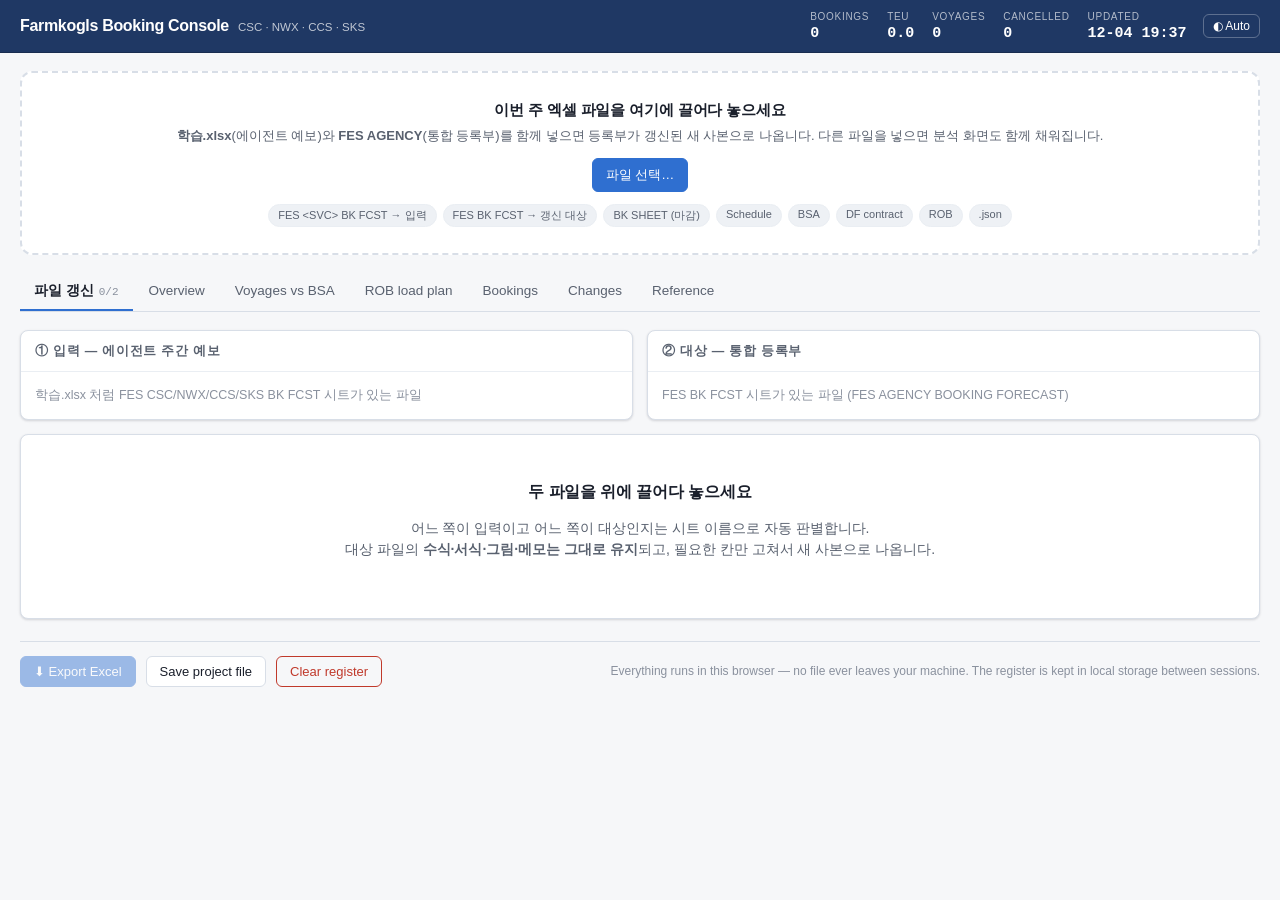
<file: tool/index.html>
<!doctype html>
<html lang="en">
<head>
<meta charset="utf-8">
<meta name="viewport" content="width=device-width, initial-scale=1">
<title>Farmkogls Booking Console</title>
<link rel="stylesheet" href="src/styles.css">
</head>
<body>

<header class="top">
  <div class="top-in">
    <div class="logo"><b>Farmkogls Booking Console</b><span>CSC · NWX · CCS · SKS</span></div>
    <div class="stat" id="hstat"></div>
    <button class="btn ghost sm" id="btnTheme">◐ Auto</button>
  </div>
</header>

<div class="wrap">

  <div class="drop" id="drop">
    <div>
      <h3>이번 주 엑셀 파일을 여기에 끌어다 놓으세요</h3>
      <p><b>학습.xlsx</b>(에이전트 예보)와 <b>FES AGENCY</b>(통합 등록부)를 함께 넣으면
         등록부가 갱신된 새 사본으로 나옵니다. 다른 파일을 넣으면 분석 화면도 함께 채워집니다.</p>
      <button class="btn primary" id="btnPick">파일 선택…</button>
      <progress id="prog" hidden></progress>
      <div class="kinds">
        <span class="chip">FES &lt;SVC&gt; BK FCST → 입력</span>
        <span class="chip">FES BK FCST → 갱신 대상</span>
        <span class="chip">BK SHEET (마감)</span>
        <span class="chip">Schedule</span>
        <span class="chip">BSA</span>
        <span class="chip">DF contract</span>
        <span class="chip">ROB</span>
        <span class="chip">.json</span>
      </div>
    </div>
    <input type="file" id="file" multiple accept=".xlsx,.xlsm,.xltx,.json" hidden>
  </div>

  <nav class="tabs" id="tabs" role="tablist"></nav>
  <div id="filters"></div>
  <main id="view"></main>

  <div class="foot">
    <button class="btn primary" id="btnExport">⬇ Export Excel</button>
    <button class="btn" id="btnSaveProj">Save project file</button>
    <button class="btn danger" id="btnClear">Clear register</button>
    <span class="sp"></span>
    <span>Everything runs in this browser — no file ever leaves your machine.
      The register is kept in local storage between sessions.</span>
  </div>
</div>

<div class="toasts" id="toasts"></div>

<script src="src/zip.js"></script>
<script src="src/xlsx-read.js"></script>
<script src="src/xlsx-write.js"></script>
<script src="src/xlsx-edit.js"></script>
<script src="src/normalize.js"></script>
<script src="src/propagate.js"></script>
<script src="src/parse.js"></script>
<script src="src/merge.js"></script>
<script src="src/aggregate.js"></script>
<script src="src/export.js"></script>
<script src="src/ui.js"></script>
</body>
</html>
</file>
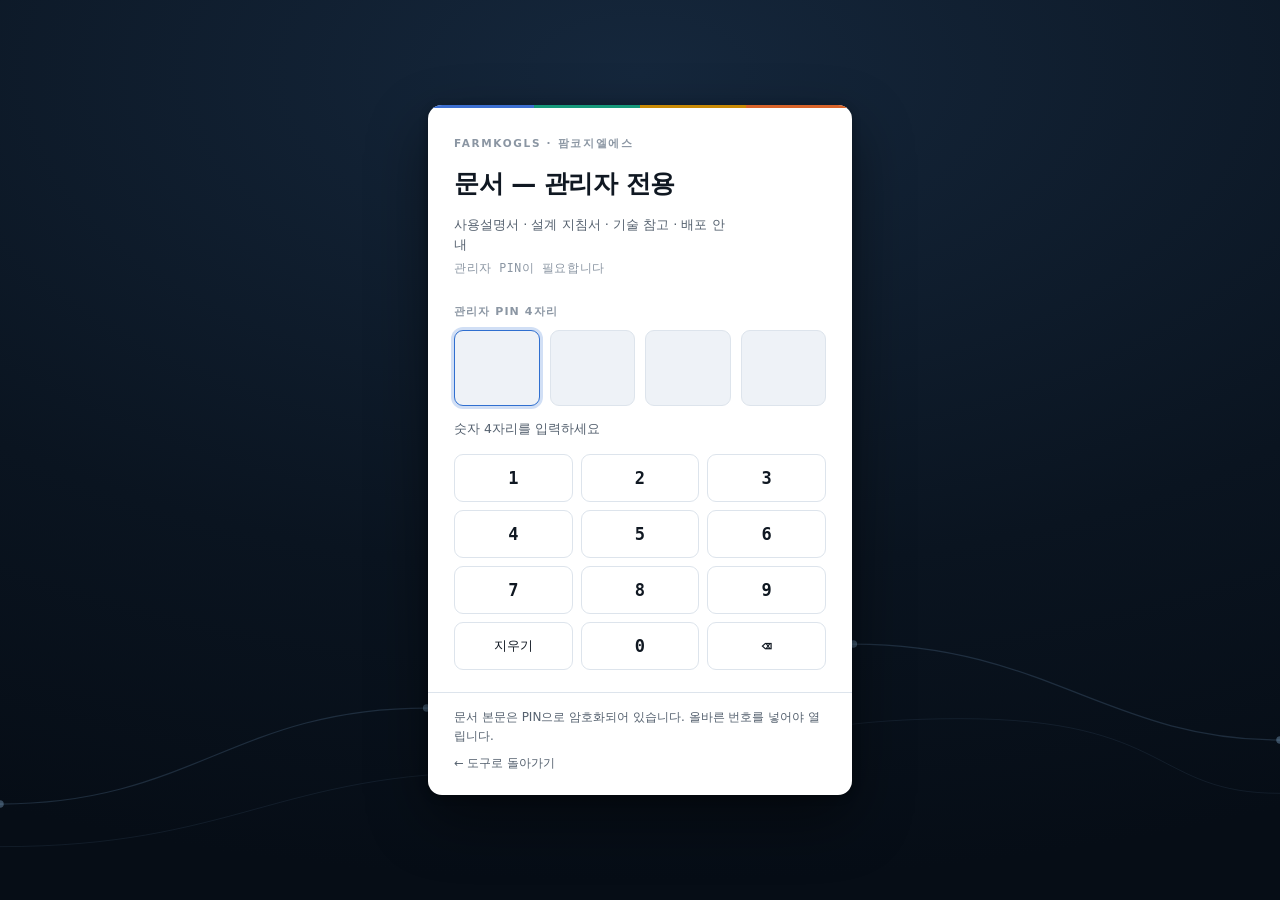
<file: docs.html>
<!doctype html>
<html lang="ko">
<head>
<meta charset="utf-8">
<meta name="viewport" content="width=device-width, initial-scale=1">
<meta name="robots" content="noindex, nofollow">
<meta name="color-scheme" content="light dark">
<title>Farmkogls Booking Console - 문서</title>
<link rel="icon" href="data:image/svg+xml,%3Csvg xmlns='http://www.w3.org/2000/svg' viewBox='0 0 32 32'%3E%3Ctext y='26' font-size='26'%3E%F0%9F%93%98%3C/text%3E%3C/svg%3E">
<style>/* ============================================================================
   PIN gate — extends the console's existing token system rather than replacing
   it. The field behind the card stays deep-hull navy in both themes (a berth at
   dusk); the card and the console itself follow the viewer's theme.
   ========================================================================= */
#gate {
  --g-hull:  #0a1420;
  --g-sea:   #15273c;
  --g-card:  #ffffff;
  --g-ink:   #101822;
  --g-ink-2: #55616f;
  --g-ink-3: #8b96a3;
  --g-line:  #dde4ec;
  --g-slot:  #eef2f7;
  --g-signal:#2f6fd0;
  --g-bad:   #c0392b;
  --g-csc:   #3c6fd1;
  --g-nwx:   #17997a;
  --g-ccs:   #c98a05;
  --g-sks:   #d9642a;

  position: fixed;
  inset: 0;
  z-index: 200;
  display: grid;
  place-items: center;
  padding: 24px 18px;
  overflow: auto;
  background:
    radial-gradient(120% 90% at 50% 8%, var(--g-sea) 0%, var(--g-hull) 62%, #060d16 100%);
  font-family: var(--sans);
  -webkit-font-smoothing: antialiased;
}
@media (prefers-color-scheme: dark) {
  #gate {
    --g-card:  #161d27;
    --g-ink:   #e7edf5;
    --g-ink-2: #a3aeba;
    --g-ink-3: #78838f;
    --g-line:  #2b3441;
    --g-slot:  #1e2732;
    --g-signal:#6ba3f5;
  }
}
:root[data-theme="dark"] #gate {
  --g-card: #161d27; --g-ink: #e7edf5; --g-ink-2: #a3aeba; --g-ink-3: #78838f;
  --g-line: #2b3441; --g-slot: #1e2732; --g-signal: #6ba3f5;
}
:root[data-theme="light"] #gate {
  --g-card: #ffffff; --g-ink: #101822; --g-ink-2: #55616f; --g-ink-3: #8b96a3;
  --g-line: #dde4ec; --g-slot: #eef2f7; --g-signal: #2f6fd0;
}

#gate[hidden] { display: none; }

/* ---- the port-rotation line behind the card ---------------------------- */
.gate-field {
  position: absolute;
  inset: auto 0 0 0;
  height: min(46vh, 320px);
  color: rgba(140, 190, 235, .17);
  pointer-events: none;
}
.gate-rot { width: 100%; height: 100%; display: block; }
.gate-calls circle { fill: rgba(160, 205, 245, .32); }

/* ---- card -------------------------------------------------------------- */
.gate-card {
  position: relative;
  width: 100%;
  max-width: 424px;
  background: var(--g-card);
  color: var(--g-ink);
  border-radius: 14px;
  box-shadow: 0 24px 60px rgba(0, 0, 0, .45), 0 2px 8px rgba(0, 0, 0, .3);
  overflow: hidden;
}

/* the four service loops, in their own colours — this is the fleet, not trim */
.gate-loops { display: flex; height: 3px; }
.gate-loops i { flex: 1; display: block; }
.gate-loops i[data-svc="CSC"] { background: var(--g-csc); }
.gate-loops i[data-svc="NWX"] { background: var(--g-nwx); }
.gate-loops i[data-svc="CCS"] { background: var(--g-ccs); }
.gate-loops i[data-svc="SKS"] { background: var(--g-sks); }

.gate-head { padding: 26px 26px 4px; }
.gate-eyebrow {
  margin: 0 0 10px;
  font-size: 10.5px;
  font-weight: 600;
  letter-spacing: .16em;
  text-transform: uppercase;
  color: var(--g-ink-3);
}
#gate h1 {
  margin: 0;
  font-size: 25px;
  font-weight: 650;
  letter-spacing: -.02em;
  text-wrap: balance;
  color: var(--g-ink);
}
.gate-sub {
  margin: 9px 0 0;
  font-size: 13px;
  line-height: 1.55;
  color: var(--g-ink-2);
  max-width: 34ch;
}
.gate-sub span {
  display: block;
  margin-top: 5px;
  font-family: var(--mono);
  font-size: 11.5px;
  letter-spacing: .05em;
  color: var(--g-ink-3);
}

/* ---- pin --------------------------------------------------------------- */
.gate-form { padding: 20px 26px 4px; }
.gate-label {
  display: block;
  font-size: 11px;
  font-weight: 600;
  letter-spacing: .1em;
  text-transform: uppercase;
  color: var(--g-ink-3);
  margin-bottom: 9px;
}
.gate-cells { display: flex; gap: 10px; }
.gate-cells .cell {
  flex: 1;
  aspect-ratio: 4 / 5;
  max-height: 76px;
  display: grid;
  place-items: center;
  background: var(--g-slot);
  border: 1px solid var(--g-line);
  border-radius: 9px;
  font-family: var(--mono);
  font-variant-numeric: tabular-nums;
  font-size: 30px;
  font-weight: 600;
  color: var(--g-ink);
  transition: border-color .14s, background .14s, transform .14s;
}
.gate-cells .cell.filled { border-color: var(--g-signal); background: var(--g-card); }
.gate-cells .cell.pop { animation: gate-pop .16s ease-out; }
.gate-cells .cell.active {
  border-color: var(--g-signal);
  box-shadow: 0 0 0 3px color-mix(in srgb, var(--g-signal) 22%, transparent);
}
@keyframes gate-pop { 0% { transform: scale(.9); } 100% { transform: scale(1); } }

#gate.bad .gate-cells { animation: gate-shake .34s; }
#gate.bad .gate-cells .cell { border-color: var(--g-bad); }
@keyframes gate-shake {
  0%,100% { transform: translateX(0); }
  18% { transform: translateX(-7px); } 38% { transform: translateX(6px); }
  58% { transform: translateX(-4px); } 78% { transform: translateX(2px); }
}

/* keeps the mobile keyboard reachable without showing a second field */
.gate-proxy {
  position: absolute;
  opacity: 0;
  width: 1px; height: 1px;
  border: 0; padding: 0;
  left: 26px; top: 50%;
}
.gate-proxy:focus { outline: none; }
.gate-proxy:focus-visible + .gate-msg { color: var(--g-ink-2); }

.gate-msg {
  margin: 12px 0 0;
  min-height: 1.4em;
  font-size: 12.5px;
  color: var(--g-ink-3);
}
#gate.bad .gate-msg { color: var(--g-bad); font-weight: 500; }
#gate.ok .gate-msg { color: #1f8a5b; font-weight: 500; }

/* ---- keypad ------------------------------------------------------------ */
.gate-pad {
  display: grid;
  grid-template-columns: repeat(3, 1fr);
  gap: 8px;
  margin-top: 14px;
}
.gate-pad button {
  appearance: none;
  padding: 13px 0;
  border: 1px solid var(--g-line);
  border-radius: 9px;
  background: var(--g-card);
  color: var(--g-ink);
  font-family: var(--mono);
  font-variant-numeric: tabular-nums;
  font-size: 17px;
  font-weight: 550;
  cursor: pointer;
  transition: background .12s, border-color .12s, transform .08s;
}
.gate-pad button.wide { font-family: var(--sans); font-size: 13px; font-weight: 500; }
.gate-pad button:hover { background: var(--g-slot); border-color: var(--g-ink-3); }
.gate-pad button:active { transform: translateY(1px); }
.gate-pad button:focus-visible {
  outline: 2px solid var(--g-signal);
  outline-offset: 2px;
}

/* ---- footer ------------------------------------------------------------ */
.gate-foot {
  margin-top: 18px;
  padding: 15px 26px 22px;
  border-top: 1px solid var(--g-line);
}
.gate-foot p { margin: 0; font-size: 12px; line-height: 1.55; color: var(--g-ink-2); }
.gate-caveat { margin-top: 8px !important; color: var(--g-ink-3) !important; font-size: 11.5px !important; }
.gate-caveat b { color: var(--g-ink-2); font-weight: 600; }
.gate-docs { margin-top: 10px !important; }
.gate-docs a {
  display: inline-block;
  color: var(--g-signal);
  text-decoration: none;
  font-weight: 600;
  font-size: 12px;
  padding: 5px 11px;
  border: 1px solid var(--g-line);
  border-radius: 999px;
  transition: border-color .16s ease, background .16s ease;
}
.gate-docs a:hover { border-color: var(--g-signal); background: var(--g-slot); }
.gate-docs a:focus-visible { outline: 2px solid var(--g-signal); outline-offset: 2px; }

/* ---- unlock transition ------------------------------------------------- */
#gate.leaving { animation: gate-out .34s ease-in forwards; }
@keyframes gate-out { to { opacity: 0; transform: scale(1.015); } }

/* ---- hosted-only chrome inside the console ----------------------------- */
.hosted-btn { margin-left: 0; }
#lockBtn { border-color: rgba(255, 255, 255, .28); }

@media (max-width: 420px) {
  .gate-head { padding: 22px 18px 4px; }
  .gate-form { padding: 18px 18px 4px; }
  .gate-foot { padding: 14px 18px 20px; }
  #gate h1 { font-size: 22px; }
  .gate-cells .cell { font-size: 26px; }
}

@media (prefers-reduced-motion: reduce) {
  #gate *, #gate { animation: none !important; transition: none !important; }
}
</style>
<style>
*,*::before,*::after{box-sizing:border-box}
:root{
  --bg:#f7f6f3; --panel:#fffefb; --ink:#1c1a17; --dim:#6a655c; --line:#e2ddd3;
  --accent:#0f5c4a; --accent-soft:#e6f0ec; --code-bg:#efece5; --mark:#b45309;
  --sans:"Malgun Gothic","맑은 고딕",-apple-system,"Segoe UI",system-ui,sans-serif;
  --mono:"Cascadia Mono",Consolas,"D2Coding",ui-monospace,monospace;
}
@media (prefers-color-scheme:dark){
  :root{--bg:#14161a;--panel:#1b1e24;--ink:#e8e6e1;--dim:#9a958c;--line:#2c3037;
        --accent:#5fd0ac;--accent-soft:#17302a;--code-bg:#22262e;--mark:#f0b429}
}
:root[data-theme=dark]{--bg:#14161a;--panel:#1b1e24;--ink:#e8e6e1;--dim:#9a958c;
  --line:#2c3037;--accent:#5fd0ac;--accent-soft:#17302a;--code-bg:#22262e;--mark:#f0b429}
:root[data-theme=light]{--bg:#f7f6f3;--panel:#fffefb;--ink:#1c1a17;--dim:#6a655c;
  --line:#e2ddd3;--accent:#0f5c4a;--accent-soft:#e6f0ec;--code-bg:#efece5;--mark:#b45309}
body{margin:0;background:var(--bg);color:var(--ink);font-family:var(--sans);
  font-size:15px;line-height:1.75;-webkit-text-size-adjust:100%}
body.locked{overflow:hidden}
.gate-back{margin-top:9px!important}
.gate-back a{color:var(--g-ink-2);text-decoration:none;font-size:11.5px}
.gate-back a:hover{text-decoration:underline}
a{color:var(--accent)}
.wrap{display:grid;grid-template-columns:270px minmax(0,1fr);gap:0;
  max-width:1240px;margin:0 auto;min-height:100vh}
#side{border-right:1px solid var(--line);background:var(--panel);
  padding:22px 18px 40px;position:sticky;top:0;height:100vh;overflow-y:auto}
.brand{display:block;font-weight:700;font-size:15px;letter-spacing:.02em;
  text-decoration:none;color:var(--ink);margin-bottom:2px}
.brand small{display:block;font-weight:400;color:var(--dim);font-size:11.5px;
  letter-spacing:.14em;text-transform:uppercase;margin-bottom:5px}
.addr{margin:14px 0 18px;padding:11px 12px;border:1px solid var(--line);
  border-radius:9px;background:var(--bg)}
.addr b{display:block;font-size:10.5px;letter-spacing:.12em;color:var(--dim);
  text-transform:uppercase;font-weight:600;margin-bottom:5px}
.addr a{font-family:var(--mono);font-size:11.5px;word-break:break-all;line-height:1.5}
.addr p{margin:7px 0 0;font-size:11.5px;color:var(--dim);line-height:1.5}
#side nav{display:flex;flex-direction:column;gap:2px}
#side .doc{display:block;padding:8px 11px;border-radius:8px;text-decoration:none;
  color:var(--ink);font-weight:600;font-size:13.5px;border:1px solid transparent}
#side .doc span{display:block;font-weight:400;font-size:11.5px;color:var(--dim)}
#side .doc:hover{background:var(--accent-soft)}
#side .doc[aria-current=true]{background:var(--accent-soft);border-color:var(--accent);
  color:var(--accent)}
#side .toc{display:none;margin:2px 0 8px;padding-left:12px;
  border-left:2px solid var(--line);flex-direction:column;gap:1px}
#side .toc.on{display:flex}
#side .toc a{padding:4px 9px;border-radius:6px;text-decoration:none;color:var(--dim);
  font-size:12.5px;line-height:1.45}
#side .toc a:hover{background:var(--accent-soft);color:var(--accent)}
#main{padding:34px 44px 100px;min-width:0}
.doc-body{display:none;max-width:78ch}
.doc-body.on{display:block}
.doc-body h1{font-size:26px;line-height:1.35;margin:0 0 22px;letter-spacing:-.01em;
  text-wrap:balance}
.doc-body h2{font-size:19px;margin:44px 0 14px;padding-top:18px;
  border-top:1px solid var(--line);text-wrap:balance}
.doc-body h3{font-size:16px;margin:30px 0 10px;color:var(--accent);text-wrap:balance}
.doc-body h4{font-size:14.5px;margin:22px 0 8px}
.doc-body p{margin:0 0 14px}
.doc-body ul,.doc-body ol{margin:0 0 14px;padding-left:22px}
.doc-body li{margin:4px 0}
.doc-body hr{border:0;border-top:1px solid var(--line);margin:34px 0}
.doc-body code{font-family:var(--mono);font-size:.88em;background:var(--code-bg);
  padding:1.5px 5px;border-radius:4px;word-break:break-word}
.doc-body pre{background:var(--code-bg);border:1px solid var(--line);border-radius:9px;
  padding:14px 16px;overflow-x:auto;margin:0 0 16px;line-height:1.55}
.doc-body pre code{background:none;padding:0;font-size:12.5px;white-space:pre}
.doc-body blockquote{margin:0 0 16px;padding:12px 16px;border-left:3px solid var(--accent);
  background:var(--accent-soft);border-radius:0 8px 8px 0}
.doc-body blockquote> :last-child{margin-bottom:0}
.tw{overflow-x:auto;margin:0 0 18px;border:1px solid var(--line);border-radius:9px}
table{border-collapse:collapse;width:100%;font-size:13.5px}
th,td{padding:8px 12px;text-align:left;border-bottom:1px solid var(--line);
  vertical-align:top;line-height:1.6}
th{background:var(--code-bg);font-weight:600;white-space:nowrap}
tr:last-child td{border-bottom:0}
td code{font-size:.86em}
.doc-body li>ul{margin:4px 0 0;padding-left:20px}
@media (max-width:860px){
  .wrap{grid-template-columns:1fr}
  #side{position:static;height:auto;border-right:0;border-bottom:1px solid var(--line);
    padding:16px 18px 20px}
  #side .toc{display:none!important}
  #main{padding:24px 18px 80px}
  .doc-body h1{font-size:22px}
}
</style>
</head>
<body class="locked">

<div id="gate" role="dialog" aria-modal="true" aria-labelledby="gate-title">
  <div class="gate-field" aria-hidden="true">
    <svg class="gate-rot" viewBox="0 0 1200 300" preserveAspectRatio="none" focusable="false">
      <path d="M0 210 C 180 210, 220 120, 400 120 S 620 60, 800 60 S 1040 150, 1200 150"
            fill="none" stroke="currentColor" stroke-width="1.25" vector-effect="non-scaling-stroke"/>
      <path d="M0 250 C 220 250, 260 180, 470 180 S 700 130, 900 130 S 1080 200, 1200 200"
            fill="none" stroke="currentColor" stroke-width="1" opacity=".5"
            vector-effect="non-scaling-stroke"/>
      <g class="gate-calls">
        <circle cx="0" cy="210" r="3.5"/><circle cx="400" cy="120" r="3.5"/>
        <circle cx="800" cy="60" r="3.5"/><circle cx="1200" cy="150" r="3.5"/>
      </g>
    </svg>
  </div>

  <section class="gate-card">
    <div class="gate-loops" aria-hidden="true">
      <i data-svc="CSC"></i><i data-svc="NWX"></i><i data-svc="CCS"></i><i data-svc="SKS"></i>
    </div>

    <header class="gate-head">
      <p class="gate-eyebrow">FARMKOGLS &middot; 팜코지엘에스</p>
      <h1 id="gate-title">문서 &mdash; 관리자 전용</h1>
      <p class="gate-sub">
        사용설명서 &middot; 설계 지침서 &middot; 기술 참고 &middot; 배포 안내
        <span>관리자 PIN이 필요합니다</span>
      </p>
    </header>

    <form class="gate-form" id="gate-form" novalidate>
      <label class="gate-label" for="pin-proxy">관리자 PIN 4자리</label>
      <div class="gate-cells" id="gate-cells">
        <span class="cell" data-i="0"></span><span class="cell" data-i="1"></span>
        <span class="cell" data-i="2"></span><span class="cell" data-i="3"></span>
      </div>
      <input id="pin-proxy" class="gate-proxy" type="text" inputmode="numeric"
             autocomplete="off" autocapitalize="off" spellcheck="false"
             maxlength="4" aria-describedby="gate-msg" aria-label="관리자 PIN 4자리 입력">
      <p class="gate-msg" id="gate-msg" role="status" aria-live="polite">숫자 4자리를 입력하세요</p>
      <div class="gate-pad" id="gate-pad">
        <button type="button" data-k="1">1</button><button type="button" data-k="2">2</button>
        <button type="button" data-k="3">3</button><button type="button" data-k="4">4</button>
        <button type="button" data-k="5">5</button><button type="button" data-k="6">6</button>
        <button type="button" data-k="7">7</button><button type="button" data-k="8">8</button>
        <button type="button" data-k="9">9</button>
        <button type="button" data-k="clear" class="wide">지우기</button>
        <button type="button" data-k="0">0</button>
        <button type="button" data-k="back" aria-label="한 자 지우기">&#9003;</button>
      </div>
    </form>

    <footer class="gate-foot">
      <p>문서 본문은 PIN으로 암호화되어 있습니다. 올바른 번호를 넣어야 열립니다.</p>
      <p class="gate-back"><a href="./">&larr; 도구로 돌아가기</a></p>
    </footer>
  </section>
</div>

<div class="wrap">
<aside id="side">
  <a class="brand" href="./"><small>Farmkogls &middot; 팜코지엘에스</small>Booking Console 문서</a>
  <div class="addr">
    <b>사이트 주소</b>
    <a href="https://inu-sudo.github.io/farmkogls-console/">https://inu-sudo.github.io/farmkogls-console/</a>
    <p>PIN 4자리를 입력하면 도구가 열립니다.<br>번호는 담당자에게 확인하세요.</p>
  </div>
  <nav></nav>
</aside>
<main id="main"></main>
</div>
<script>
window.initDocs = function(){
  var docs = [].slice.call(document.querySelectorAll('.doc-body'));
  var tabs = [].slice.call(document.querySelectorAll('#side .doc'));
  function show(id, push){
    var found = false;
    docs.forEach(function(d){
      var on = ('#' + d.id) === id;
      d.classList.toggle('on', on);
      if (on) found = true;
    });
    if (!found){ return show('#' + docs[0].id, push); }
    tabs.forEach(function(t){
      var on = t.getAttribute('href') === id;
      t.setAttribute('aria-current', on ? 'true' : 'false');
      var toc = t.nextElementSibling;
      if (toc && toc.classList.contains('toc')) toc.classList.toggle('on', on);
    });
    if (push && location.hash !== id) history.replaceState(null, '', id);
    window.scrollTo(0, 0);
  }
  tabs.forEach(function(t){
    t.addEventListener('click', function(e){
      e.preventDefault();
      show(t.getAttribute('href'), true);
    });
  });
  document.querySelectorAll('#side .toc a').forEach(function(a){
    a.addEventListener('click', function(e){
      var el = document.getElementById(a.getAttribute('href').slice(1));
      if (!el) return;
      e.preventDefault();
      el.scrollIntoView({behavior:'smooth', block:'start'});
    });
  });
  show(location.hash && document.querySelector(location.hash + '.doc-body')
       ? location.hash : '#' + docs[0].id, false);
};
</script>
<script>
(function(){
  'use strict';
  var SALT = 'farmkogls.docs.gate.v1', ITER = 400000, TAG = '0432b185dfd28a8779191f6e861f0ef0d53532e6c12d042afcd6c04ec57a2842', DATA = 'cnq1rwS8p/3KblDCXqrgei94rLEKN0BcUoBojJkLlJsFt/4SNOeFqJwSi0AJAxslJu/f6HPOTAWeTmQZHW6Maoyo/h2Ty7haP43puhe9VCRw0Lfw7YLrHv4Xg2BhaQKpRf2a++Ex3R0KRjFR+BibiEWYuvw95c+snoStTQCNkfUQPZycIdDuVI2vf3eD5Cy1BzpvqjrN5JRjw4aKj/A745ri6WDk9uCcy/FPemdgGTvrd22qCjRr231/RSnMCFjLmiejbJryuuELMRmQ3jTK33lHjz/lLWM8VvRbpvPmjWPytCQXItUtXlo1BoqDMObZO/WhV2Wrgj8K6hTIbn/KyfieTtTVNNT2CBIbrKXWxR9zZj5Nqg7qfH0f6Gl/UBChqbZbUBFdnjFdME+tA1JTzE3GnRm5T59kZlIWT0MTC805Ogup2cFBPS8HiXpi6pVmusvh2dIe6ke32YU8EhiM9tLl1O5ICLso1CBV/D8MZ2JgM5YXq5O443soiGfVF6f8oTipWIut1JuFl6XVgLnG3QXFLInYlfqPQoPrzoewAUWNsNYLDlQKVFNezZyQuMYG9xlPl8ja/Rt+Ng6fI5RO92k/+buABrvw8OBNdbFxg1PWhHlQ4RhIern7ZXUeK9mAy0ycQkxhyTbnDihf56ltJWMOIF2Lvv+X240ieMkxcqPRrB3vNSiiWESPWzp1uZgTQjzpytrIPo0OE02fePrplEjoMBsj6N8Yk17UnPwPpaUNa53ClO+1tQB64QP6NF8cddtzo17tyH9KrOMRVIx4l6PvIW/7or2kqw0HhbhOHRpO4cQhZJkiI2NCYkXgP1y0NZOstkECwD4b3Kl67Jgr1T78nc0mHNIplU2Az/IRovABvMIIEShG2AGHRQmFIvzjYB6JvRwso4IK4HNi9b1kXNPjtrR8L1g8xYX+y6xRGbrqjggTdnSwNXOo/f0vZdMbRCXm2qDDZ/PLGbhOdk+Kx9EMhv08o7qT9aLgnCbb7+P+vV8byCR5TbaNwwpDAGxhCRHR3+DTEWmTGhc8/LBHq1QcK0OeRuXRsJOdVyyDEF7JkRUonZgzsy29OXy8av8N2NE1l4WuDpMTlL5hG37Z2NrXkHdZJEC7Em18BhkuD/tp0C0/s+/doGLB8RVfpBwpdeV4ueuLUVeHROIzQEH5g3BK1MPEKvIbE4p1e0TSVx5+45shAgO8kLwNU3XZegs+GlXR0LZ6pU/d6rWPmeK99GloW0p1EgF1gpzjYZ0n89ivi5TQ2k5SodMMmGn1xlZOj+0sFXBgVWX9Ud+kI4Nn6D8ZX4isRxdIBDsVtHJkcnQGZtN1ABWeE9ABxHFg2tLlCT4zZaMZvXiz4m2s0kFasXCyHKn+VS8ZykjGKF26VEVxc5h2bh04e4rKd5W+gZZ8s8fOh7/Ou1mA8U60oZoStEecUGOxbnTBsyFeRa2ehgd8bHDvk6f8VInK1S3rTb7q/qeRK9nhuX7KE4m0/kPtNU0VA6ACF4BTGUfdPoxWnl6JrmIgHcMnW7uCJ/9eetZY5uhKAmoLweBI+WDPT6aiQzkSpDQoEKORLY7dEjGmnD2//yde06r6ojIt9//ROCIz6PMURBqKKZa0zgR2UWvnWRkP08ecOd6i0nxyQQu4+It65P4+dVppUr1zEm6LeBhDm1368WtVLFUSUOak1gMau08f+CDoMOOADHJlEJzGYF7K2l96M8GPc9gcnHiFNpkqvBjOV7vMDtZEhaQtjhcBpZFV/E6uGs2RmD0E+SvftBZ+MA013Kf5xCBZVm9ipSSFhSbYpzOI0fzM2hscCYPQNnivTaTkrzDd+VVtIVMCcaHPGSs8IbIULyQHBhd9+6ag4BaWFGZOeY2K8hCLRSxRPl1J1QjfQTeenf2fn7G4pVcMksw/cYyXT6i0syHu2vLU/tI0oRbWmB2XnsSoQZFIUrjZaytR9AMXoUvunZ/o92Ms5ANUHDh+z6oL01aTMxskbCtzgInfIKpMicWn71UIye0mZRsId6d1hlW943sd4uc9+BUBpwFVFtDXQNAX00Zi1ajZLFXXMiWShirYtqQds5ONFWzXAaqBIkf7GLBaXqyVaU40UePCSetFkgUrgEVLTU3q1z3SyZbuBZxHW6e+8h75zDDPO6EUB/qyGqHBq5ljB4zkvVU8OfACyF96yQ2dRDgFACWv54fyb2P2G+vLpG2A5bYkbQkzsio6988N/+cxuXvI5pEqvffiktlEHf72wRQ6/Itbp+8SErijKHN0HuXM7bzOehyqLOTI/p/ir5sondTkebpePNR/ZdNQh3l4kww8xgJ24AZvcFVvKAPISohWsL4bm0MMQSsSfThn50CR5aX+SGT9fqz6z4fzrADNeZ2IZbTykSp161e/VXItIjqTexWgArNEtKm5p1yK1gS3QK/QLy9YrEJ4NVozPO3MRyml+jWf3Ey2VEF1E6t9aj5+vR+QjpZf0quyY+WKWSWJC00aEOUBMKNkz/rcAONgLfUyAWWKc+eqiPodgGbd6enLoc9itEYkQ7b2BgjXLgZ8M80KsAQcKdtgncVNgf+r/5y00mFMRE/zsr4lN65OVvfVdzYmQuIfm5X+gsio4I8Nnd3/93KSPA9lq5VsoVfAAEldmkSJDr+uGiP4hq/RfwkyOBkEUtqnM51uMcgZv82aDvpT0v/[base64]/2zuB9CGVR+EWbUE98NdzSOi5jyogNcc9sZaW2ZAizBUxQbTwFsiGAJkHCvRi+Ng0TBgYt4QMc+kep/TPZVNlO67rJMZcAB7sOm8WkCzkSeUI/IShYFL9MbfVYZL5xp2qFhM6dPwEhUCFQ5+XS6Rz6MiG48brr9I9g7Nygfa/qD3y7FyfdoHTvcIyKumT1LjLTuOyviXxLhhWoR0nn7iCQ8c5vKx/OXNFrJlYbpVvdlLPYqfP32qrB9Ap4REb3p8iP9jZZfLjj1xviOxW999wwAuKaRQgXVy6V5Hm5eg6Ss6wxBFbz1REp8Tb4FBc2MFDpTWh0BVl+RpjDb/p5trqGDHhjac+jCrXS5kcRMrnqWhpoOcehUk+Ki1Cl+2VpO4wMGRPDdmEjgzDRBJSl0O5zMBhqWSoet8meMLzBJvN96/bT+plJZ1zTJG76AflIY4CbPYMmcJOKkjT5GkN5yMa1Opdr2WWvxJYJw9O8uKoikviLPsYbk2xg/DLR3JRVefRxN+Vrt4kudcU58UoF1dumIootHPOYKvm/7Jyf1K5mjTn7Y2cK+U2D6PRtxeshM4kJWffziFN5bxCfcq8m4JxP+YdFG/3Ke4pUJBWlS0EIJF7Vy7bOjGn5Wdjzq4SKPabuENhlapvzZ0YarayXLYz5X5kVBiYDFJ5Ltoh9zRn1RqPduUZFJiJxl3OyKlUVic/chi+LTK63VrMCb4sB6X6aIoBGpOoZ1z0D7JLP1MQlFwByoq1Tbx0Wxpu4GDRc2YmR4HMESqY5FzWenzm31LlftuKHG8CZYb9NDJtKQ3/9b2esTyfa5k/uTANfnlmKs/iUdVQg9Tmzq36bisjafiwr4OfQw8GycllBFd7ueE4q9XyLsn0YPG7esAyh4VIlmDQfxglE0rkAxyO8z7tME4b2YDihC816NRyP0euVeBgMoWb7eQuU6C4k8WLcklhlbhHH1teqdYawSZNU9XiZzwZTcJ8cHqoK/Vht6N4QP3sFktLPAkphJ+rRuUUoT2jzZuhPvHqHj4cN0kktt/3veyLOjRvy3TgYa70y7Gh/3ihd/4huuFeO++Ud0mHY1EG4Tz0QBBT2E0UwJsVlOLZYH9OquWXy+bekNALXhmDvfDC8eBXJnlfMvpfedg/NqhsJoeFpsAeIdUwPGvGwLBfCurMiln+y8kHxtCevkDGPHSe613Ee9NtmkVGTiuRyX/zZmys5qpWVIKi8bZAPF8MH7JVz09dmqpb0BSgATVyqlw+AFopl1SFBk0INLwOET9lGnvFSJSV77Y9KaM4bGp3OjBSqL1/[base64]/FUo8rYCTUjNUvr+bI/P9f4I1wh19R+BrCsQn4apKdAwOW2OhLxXSccnk9X/NJ49rtoCF0mWy/Ze2k1B798zyYMC8A1YRVVr4oahfXFw6ooPTfhBHw7Oe1uIT4x8P5e5WpgJeSoc87eqaNiyHJAonqN0kLMi9tM/qpWYCtGUBUDXUaiVjeyVI+HeVdTd9r7/9/94GQYC+j7JqrXCtcRrzpdjM0pDfjPcSkKUB3EQ+1sRL+EgzF9V0MLl2Gfsyr62NYW6LfvthciadpefIRqrrgvIn+JBfFj/[base64]/Gk0/D3fJa1yXBgmvSI6gt9QYPH/NN+dMNKvz9TZ19bxyk+5Yg7lbSQy19bYisYmczkdMde5L0/KpSOF6PYHoipVTHzS8sTwkN9eDWHXxMTXI+ACnACCzINIor8zYzzIOeUWST73LGhZvYQ+xtzJywE3XsHnzXsxlQUCFBErJFjGZx+HrAVW8qUz9RVhmHU4KKSiHAId0VvQD4Ut8mNS+lO/1fozKnAw0UUuBqHjBV3uqKPzEV+73J/Yqdi8tYsuvVy1okc2068YCDu1yhcfd6tkT8QUqAwRCyxAZdw5Q5URvMO2e+NH6g8nqLzlxUkWQFEGimM2Bp+Ain9apvCDI5hHXRNGG/7mU+cOrzZnkAmDIkUGKc2m8uknshkFeFreM966LmDGgOPXvGcFYkXc5bzGwWlwTbcbuTbkvsT2NS5i2s/MR+XzzP/YagX8KA6eZDtHschoKrcWYZtXj4BKfbahphMp/1+gbEnGlAqc/t+A2/qVVDn0CsMPj/AzdH/nHVTmxtgN/elwlTiIfhlUrKd/bNXvF1KZvoxLq17TMtoymgDL/Bph8ESpU6/30D5QZaKn7wLOSCizt13vnciOnultfHm+/tLrIGDAnaWYJeL2GVcili6drKMou2+sT06i9O0YaLO5SWvtZbhZH6fND1Iy98WX/pK1KtTVA18cd0meTDjlfBjNVmK8McO/xTWwjZeeHb7ZxpeAPGfU30NWREkQvRHnGaas18ZUGNiqvgJ1html5Ip2s6R61gKhOBe+uAmzUty4b5fqoFBeJ3pzjNacz2KGHnA4G/OwFR/xm3tqIMgvKyOxauWq7D30pwSOCk/2d/J7YNR57qyBlLgopQob9IInPjBr6+2LEUg/cPj4P4A2s4fXiPZdlzx2rLcYkaOwy2xvbUqiHgE+m2japYguVQ6LTj1IYQVnlmXApnvsnVYwRSB+7xBYdoA4R5hemh4JyEFhTmDGJAVp+eu4WjbzAzR5K4SAKGc9T3ly+EPU8V+i2/Rl2rB2T5KBqZFjjLdnUs8XUArGV06EP2WUmUnahap0puA1PP/qc511hAM76VnNpHwETxjnfoXeBecVxblcWiuMI9cui/hAp3w61govXVnEFgLjCLO6rQz8wt0S+k2wtoDTUGHqWpYTAFcDBdt9FRmnCg4GDUkPVZWOOCfoGaq7lxzcRFE3WnRKSY/z4neE1okBwnDShinZrIZA4DCM8gm/5XbJFmYvA6/vcNVJpJ8QmUcdAwsnpyzyfBmcwXrCaZlUkqc8cfnFC7PCpczltYtPimYPDhaQc+SUxgaVUFci02pzDhWyAjrR11H1Sx19qpVAUbQcYZ085pUCRk+K9apRR9AgqE5KPB6gxyMCBswUmhafPBeDVCRhZOrYs4sSxiL6GfRr6ZTM/5oiu6SvF1ng8MDz9iWs8Vr7CPX8JqpL+ORbqz/RFDw+/70WQNVKQrXjGFk/5Ms2AyTxETBbVXOhqKsEgk47k+vCPtvWl4BVPx/EvMzDPfZ7IJhfJC0B8Fg1myKfrgzvennhNoTl7WtTc20a/QD18xvlwpz2I+0Dt/e4xZ2gpA7LlgMwBb09i23SXbPntMP8EVVikLGkfyHUbWP0MXyZvXtTbNfFt5xGaHObzzirX1riYcvEDfKxt0indKL94bUwWfHXtA/DnPsO0pzTxlFKsy8/LHiXGJNoCOrzfFNGDAvPuFaz5fwDMlhEi5xS0QXKAnqAgK0/koJ+IfYFXpG0l5CCcT25/YInFh+NJA5SMrwGTjlw564SSxyomO6YWoSd9Ykf++02OqkcHiCSBJdU5SA7V5+Z2xn8b2xU1E/rgLRl/[base64]/jl4mvZOxbnj5WhZ/[base64]/6OLQrleO6YGa0wACkLJUk7GeHhm/I91xmB1viErh84tBxbUMKdbBGYq4CUtK0Lv/ZSkxYncm1UX9nACe8OOmG4Bxdnl9MB6cNeTX8A8tP+pj+r7xL4i82DCqH1hkiBnCwoiwbibTArz9jumYSAkxuOTWwZl+Sd/31vk7/ppccZygVn9tCXYHY/Dp6ySg5GH29angZYOm0ySKh0mF5uToL91QCOIeTsA+ehW72vitfWUtceBwFgN/WmtJyZy2xTpEFQvDo++J9VaFsSnMt33YWkj88eUq1P5vUCST4LJB7FAlBb/h5wawaYMu3E7pCN9VYRIJ4Gc0PIg3DfvJSkhOiQ/1bKD8GXIpIh3X3XJtpBDRQmh2aMsg+eSSYkNf2ZOlKii2K0zFUocdKUpZ7jrhxHxlMULFXyNuHH2l4HJQ1SYMVZ3QEjmJOC8h2Iay0+q1eY8HItmJILciyAk6SVzmynuukGcPFxWnHA4C20DjogFIsPJby9h5/tHMR9GltZAwktplMNyA635j6i6HcKoWtw06kTgekCQHfPXb+DjMAGbCcRsBqTiAt5CbN2Ar9HSmYB62Qm+74KFjKBeAUePm3HsZplH/PJc/vzssPN7I4SsyUsX5eCNURqZDEncHqxMzlB+pEH38kC8BB2ERU22vNxY3prmGlY9AN3fTC/[base64]/QHZonGdC8GwhtA1xDFg+0f3gsfUHcuweGPqNQ5Q/oHstJKYfJ9YSZ+jGPOEMbXns8aAyFd4Ghs2eCPzBpq6k31mohC3I+AaxQlH1sPpUdmPaPNHht31I2UBIer4xau5WopZUdosZa8U9Of5TMg2wnzkB/bDipoJG5+1yCT+gRFZAJ00IWC0lbLtP4LyJ3rvFsH6hDDaEKUorVqqmQCWrIsvbfRrGofQ8ScVMXWFAf+4HN2++LoSUM9yI5+/nUg+SpiQvuWnjLMXwG6k2EpYZai+rNKW7Cq9vorz7sY47GLwh3GH5tgHDYmC4RsDTuTdsjbtiS9wD4LX3AKuQ3HcWxbj+C6KWnyczIK5XxPQsu3Z0i/kXKBKRUmmS0D8XZ/kYoOIxQVyjeCHzBrtTcSfM3Igx/klXdpYUYsw+C3cuGr/M89+8lfxKvdWdGhBTF206pwAXHbt5F7C49FpF9uSGQybVPxMc0Mf5Vf83rG2KXDp8J5neJO3gVI6c1C088u77sCYodtbZ1Si4WMmy01WC6I62IAPRaviJ1z35TBdf3JzuIHGSdn27lcTshMhk1UX+WQ99OngTs+bnjKMUKGlL2LK+wwLScsK7WOfR8mog9fuOl/m/5993qvMHlARMEVEA5pZL0pabUdRJN7e/Mbj3Qfpw2isx9hKg07Kmb/qE0wCGu32i34OcsDm0LNvq/TOtXZowhm5tkdfD8t/PMivdkCEmH8tH7x3XaurPaox4B5Zl7S/Fi2n76mmNrnnZprxQmj9VTkoaGVgK3oJEWi+9mf+BxKTsO4dkB7w3Z9cHojJuNzciVys1GT2Vv8irgcgzimaZO99MSNIwnATQxCiLQ7F2oixLQOauwwa0bj/ADhzlxgP1/VfpE0MbJWy8jgCvwQL1KISEGHPQqH/XumVViT1Rpz05FCicgQCU7tQLnB+oVAJeae1bVOJy57GxXs2e7znWg3OFDChkVwELHSjnn3rbGXsFfCbbX1cJCk/5mODQOrsP9IXnpqzdHILo3rQJax4r4lhDepx6S0U3MIXZe/04DpCYdALVSVFy0sD8Bq0d3cnxZBJlA5sJR+16GjVnurXRurGMZUxxnZvgkbnwfBqGhiW6tpUffVH5NTyQyxNNeU6/sr8OayDe9uF4UkNF8UbpeOcoWtrxzUQhiT0O8sFilsSq+j3O2opeFj1HS4P9uS31v9HIsro39IVSX1c4TTBgGrE1caJWUd+ngY9+VkAjDH5A1Al1pLkGyxb6qZbqi8+r1AwQwhBs++IHLLYXcN/C11vQzenm/rGy88/pYi4AyzNdaMsiPl8YjnIfbj3O4FZUP43bb65aKPdJQXBKFEJOdvSolpI0bmaH1waFjcDS9bGNY0Dkte2uDTHhXqPbpl+5WKawwSaTnX/XDEr4AqPQhBStp35f3AmIVgNA/rlHv5w3EjoArkV6sTm/0KuXtCA5d5NfYqFcOQGytLpALBEhJMcW0FdlOHeWzuACenSF9oOWDD+u4M9XPxJRcX0zJ4fjVL31wyJH6E3V/GkfBbOeXsC1aobPzn7R9//TtrOBceaEsZuSUR7DUlBwAF7Lhle1vDxN35AsnXwkWsNGlrL9NQKJrZEr7uLstM+0+O/d6XrddxelZYZU8Bl+wV4TQ4JKOHd/H2kfoROR7tsft86GIxTMHood6rfNggnTNSH+kZUdEPjseu+xRCsTRJrL/[base64]/AW2AC5/1rQNukl0TrjNx7QbgkuPvotgzTyG3ojxgGiawdq5N5juAny/+ZdacxkyKAzHmWRNktyuNaJo0QzMDEDiIPuLjhUdaRLhc/Ax5lMtjHY/fHDgwaJudO0mleh4fCn+2WafcErI7KOpsfTXC7gNtDKP8yCnNCCuX048w+IaHDhA+4gnc/[base64]/k6BrcYfwsrbqv+pgBdMBbIr9CGx/[base64]/pIgWHBBB9e8ivvQ8Lllu6ag0uu2UmXy6a6oy3z7AW0xtOiKEGgQm6YlRLcDJUNL1xOlns1BJdOgyepWkG0gK+apDfDpG96CGiqKADBNypx8NM28tuyDLhOCaCyJ4wqVgpYdps/ZcXJ0SLUTYoM4pZC+P08FGoqv83kZawXIf+eSwca+Riclu108wgDnT29pOs5HiRKvIAoexFg9QHOaOGe8qSj3jPNK0vZk+dTVRNAaNapKRlWrHVDfIP7H5IFsIY4IAcUkt7pcQaCPNvX/uekF2rFQcVoo2tPH0p9uOJdB4Nw88Az4VZGB6Tl/N760Au6tQ8QO+5Sd+z490u7dxdnkYIDPmO8yJLYU5gC+jUWNtMAFQITB/bdTdn2wNG/TdtaxBf7hoGEuKCgxmMrMqo+oTptSBjREnXyMIIIYVvbuVqSvhlomLMFQVPWcETwee/PqHo9KYOEUBl4fX9CpauchQV8/mTYXaF/uW37tJPjtkyfrZBq+Ef+FhOK9FOZq3CjV4ZIKhuuvoOpd2pp7nvFSJMPw6ovq1NBYjc8LHHySHHWOJJV5s7ftJeirU5tvtTFH7WVHnIdmngPy3/[base64]/A3Sya1sy94Jmb76XqhLiPBhGU3Gz6yNC7ZitOkY3vAQz9Ms0uyFtlbUgIPlaX4jtlxf8QXlvho9rvBelBpJcwfjCWVCjQcOUPstlSb2olCa/Ln8f+7yd7WbkZWFTUXmvIqP0IBPfWd5ZIAT3Cer2OGQkt0qt89KNlRv9MlEKC20AmJtybkNcbmOFYq7G8L707IMzU9ECYEpjbXsyJ34fIUnnePwhuOrUZPV/UN2UdvhUBQ3YB8s6i1ZnuUjrHgEgK16uhfv5bYEp/N0SACGHGWRjYCyMD5HtAlhY9wD1rNFn5wvxgHsvVywI5lnatikkc8kSFWT4mYJYvX8W7EUrsBHvJiTb+KQqJUEnhLTuOL9IVrYkKlUKZKUbHukPmn1ZT4hdj6i4nG6nUbZ85NdG+iS1wKiztCd/0PssT55tX+CVpUH66EZQG/K0YA8D9Ojns4278IeY8To74jq6GVLiuKoDLJy7ETicz6ZlLBR1ezypCHsaxlYBJ1LYMNbxouiYzIndRSqSSlI83OMJU98+sUYn4Hq5bnTBA4hwTgoln3NxnIqgIAcYMx/6vTI948OnlauNQTKKGGANkCJCiaL1QD+W9eULt6BJxuvjwQAaAW17ZGXwXsXNHDYDm3mojRdTEy5/1Tb0V9zfM+hpnnrgYEFo7VSKJAOnE2qzSKLmYcKRHxdhB5URdFg6J3DdnkoCBSUn2zeJMM4uilmBPV4e/nVIw9F0z2CtP9XFztXDSYy8BdhEy6qmDQyCip3bTqcCgeJXCbyfflXznm5DcjHZFImQmaZcnJx5UZjcHW/OeyD5WE1ceNwuBSUltgTdqnN+CMzJbbJQVOvEtuxiFjxeFVeoHflqPBkjddhFoKUTMM3zd09k78OKrN9OszBQV6k4NEh8zeoUxRSJpaCY/7vaCClfprRlTBsX9+xo6Rr5WVvF8qlHmGy7M7ffMSesWUvGrvXLVsmcZALU/EXkMcWli1Trbj82JyCt6FmZ8ZY5mIc8efvQwRo2nv1iRR44ZBccSj+yMWWi8L3DUEz7F3eGN51hzur1j23PdKeOBc2YGHuIL5sEq+DK3UmNvz9cobbgDmXhsnqXrZG53NkhEz89qbXBOjfYVTfCSWR4DKoqU9aYl2lr7OQhSKkftTBekHC0CdTa9yzPlPvUzDwVFH/EfTv2ll6TY6YFkysd9uJVZlsnZDYaqGE/WG6h6ydv/IGo2Jb4ktr8LmJ/6f0Hi/TcDAifHmUH3m/OqYOXk06OV+9W4yqoE3uysJayECQzQrTwBf75o/zfiT+vXwnR8UHfiigoJM3nYsPHmwoO8DN+4GCh33ZnCClFn5qT/2fR3VsSvVQtZMfa0L/b2YHmJGa23jaMMZNEaL7iSyQtc2u2GTU57p3ouYKihieyqc0KPCVMwaA7aNh5T9axGvlGvE6+mgh8+3yreVvF7gnFxWhQuObkiuRmFMnORb+UaPaAahinow4YYn7HXATMjssh3Teq6P/XLNMarZiHfG0fvoIQafGt3GXIiPQivYpGiEUecIDHPDxiv8BDAMxFvHNG14gxs5+R0LVicyQs0bbNUsjwigqoCgZgCBEuiUEp6ffJ5pTZAazivlVG7FDFZm4gPdK9AjJpa2y1LzsLfOktQAltXA/vEJSohWMN2Z5kX9X9BfSiDHrbLtyYmbwriop4vebGaBFYJujgL876eP3I+uB9rzzeYzO+RXM/x9J0X5rRhsG/mBgwoTh73+Ahk9sczdp0NZEsksV4VppZ77Ey+fY46zZNwaTQsVnfA4GhrK9I35lSg1HP62nAJ65lxzwYkvea4SaZNqKDHc8cvL1VCo/68QxzJ/7LKeRv9Z301pGuOwxfVbf3lDQn8mcWaoGzRkoUME1TS4Woc5U46Mrb/4z0uOt+l1knMSNjkDvQkgOBhTtu/MRc/Vswa8TOv2zK51dL7WQgJuQIN6jOiSHEsIbDlw/wYNuKqBXvB06Dnm9miSrw/qXniaKqaOmTFwgmmLaDMo80HFfggwo2pb8GzGNImu0mvMQNFCVfQLKzi3OPS0Ajk+97axMsPsv+HnW/GmdbvFuc+ZkLqDdUbQDx1PgeYWr0dZKN8iuyOhz/N2d+BE6qtNu5ZU2LckvPSv99JxFIMJ5x4tGpD7QY++lxdx9Jp7ExhKmLi2EQMW6v/Iml/DnkPGkCl6je7AliHGfBgODAyHThjLX8hMtYAhABCVtnnZm71ERwMWoMF/DfBpXWoG5W/iugG7TlorO8R15Kut/zpxasRA8kKK2/TV9NiX+MkNKxZ5GJHiZqc1NEoU+G9/7uF1LA4OfzKGjfOfvu85csk9BSExmMFc+A2qhCH55NdjDpITUpGe8hMi0VpwieCjyO39Wnb3Hs5dW+3c/SjXsabPIxOOXNb0Soy5xTLYMVOJOYQ3zSqABJc6xXtkWyPpFRtfJoPM4TrzN/OQP74MCFHMsaSWn/Q0dwGvlAkKCS2u1PWP0bsa01URLJF0Uo/5k639ztJtWAUxx8CeE8qbecnS8nQZqA+hPdHAJBlwEyJLeqCGXycCf4FwPpak4p3pwPCjSX7uxQGsh/MEKtvEoNSaBIPefoP2dfQbXAjTFzQCgu/ToqvKW/k4HKvh3PH6ltBbpqNtEAA9y+ULy70q6AULwWZO4Ynt+VWpwXBHjfEy/UTuLpYus3c+CQI7C9HeNSY6b+zWL+g2VVsak3oT0KszJxg7ueQxutRVNlmc5W67iDFtFjqW8sXT7PHxeVhdg1JQfvU97xXIu7WaRffaU2sPImtf/[base64]/zt5FOl03QhBJD+pPhIq726euzLnC2WIArVrHPlPvBlbC0yaK3rGvkPP50vxi22B/MY39MPbF25kCdz3NNrJ7+z/NujZV55GtdyxLPPgpvSJxjQQcwGkUE04Om1BnbLHJ1T5nvCqiuKXNO8zW3xyVns5+vJzRBCUo8pH4/6dKke5a0fOMtZZ3Ms4YEvBFQ94HbWGTDtEHLloRyy4IWyNXwH7nUyYDhXVwfe80YHtoJ9BlHN+n45X/[base64]/iFMiJ8vM2dVOS+P8rVGjguxu44BqJfx9vadzYa8LJiEthOY5W2Y5d9udehm1uPaZoaxdZNfiXSoSYXWh1XmhlLxTZySFK+Qh04KeEbTV3zHLUHGvyTN/bJsL/vTqa6g6ax+neCnZ68YuWe5F7isnt5JeTy1DBOGMLo1UB1cPUSh+NZQC1Qa+RH9Hkfz5o3u1kBJoAbXj+oI1WGjBbGyBZ63uUGGWbdouxKblXbOxn9Ml3ZIOqIdwq/6ZfAFUCouaCJ2+9jueA3l3V8F4lg18aTaOsGy77Tq7AMrMvyxqBCG2ANaRvz+I7EdBnEBJlze4YaikhDzV4h9vxWkdpCBBdQXjqXRASiT/icV21dTFjBhuoDxHT945QGiWgLPevvevf6pGQMk8IucfSNf+2ocbSVofa0MKQthgIr1BlYFUK2ms0OJ7I/aTJTr/yEi4i0PdTsaiWyTPmcGr8fwMLb92i2jydxSpRnWzrdMVZCwR25dnc4Z7UR4IN29zSM8FTnliWmIx0qLirOJrz43O2f82MHU04G09GMtFbCjJVAUCsxZhXzBD5iTChCL8/4kXqWpb57dHo1/iNb+IdHgbzjvikZT2gtUIUiwjcop6gu8ta1wDbyjMKeT2KaHyToOh7yEcyF6ULQ5tt0A8J1+2+s/e8TcxLdEOvGXdJiEw1V3Yr0zswgVYEEtnbBypDut3vj/bmzW7rdj/Y3smcGPhWN9O0xEc3SWV8H6VvHDGBy5Aay+MSS4YCWrAaJyoI166kVSqH55Q2TB+D4vc3RqgsHin76pjIwF0Y3dxwvkMaNdROHpbIGUwbb0voKcvEUwuFgqB/b95ownmHtMHbgXGrBqsVsJ8cq4wVXTKLeUimsofi+azefRP83K9rreMqKD4EmVIiSzxy+Ep9eiKiOUEg3pKyotOLv7RQi8Z1TKEARK3FIfHMoX/[base64]/8F/EsTX5LANamThrh3DfPvtTMAlBeBMbro4OwXwBKIgrt7ShykMiqnaOZk/fzTbWMq18AfV7iXDQHqzHFjbQoSscT63bt+yJ2xWGwct6kJ+dgWekUVV6xxAkliBRZGKFHoTw26T0SxqPnUVhb8ILXMpbmzXJzjTyQ1A+RmmTTOk0Pwxy/65+mu8vcMBKsF5/r2qOP/CwALqzaUfHfuE6Nm6JFYTrR7XH5nByXnfIaFKehlWaaUPhao4RopsnRKtdAbKtlCL5A7RrUVpftFvpSdsQS5B5GGK3uG+MWbKWb8k7WjPRoQ7jd6uf0RqgjijEi7yvM7P0xVGHcpQcMadnrsj/o4oAxZMEDso6NK7xquCObdFWI1HPOw+sVEVtukFVlYbZmmSP/9DSGBSRyPcO/GtKQ8gSkDQmrh4XVabeY37WnFAJz0IaC/5RefdtAN5V+4C0KgodazQHSIqRvhkszwSNyrHZuD5KlJOD8KtXku+G8kJhDWAaFNZztl/m+O2g66HnA1uzHzOhtzdvq7xWGmzUxgWH9RzOKyRLTR8TBhGr49F9mQatBGBat/bFW/7giX81YmIUnkXEJQv95yUxcEo+A9A7/D+kL8c3mr9RpGURIs5iFsVAJE/LvdeP9TofvH25w6dVxCYWmd9Y1RvE4KwKj5tV8J1OGTcx+Qk8LpA0NKXyjmrfaLKYg4RPlxteLibe3GaqRDPeMMut2R2i/20aBhj8ORGNYQL9CdppJQr3xmTXtBXoZhWZDVVwxTMDTw7SpxymHAmu+IFFgV43zvhkE82OUvizxTAf0Xffb7gB7wXOfp6E/jI1+im+hNGoeBxRqhQ8zOnSYhC5NHzKJHjtiy/PgoCfLNRBtUTurumgffuoJIelqmeuqk/i2d0Q3Ap0ko+ivEmnoGZdDbBrSkwtOPfCFo/2pMnVcfXDuEYuSOOoyzrC+6YVvS7Ev7k6F4KTjEtDiDHOpeGRWSldK702IrGbTTiW7vl00BwrwAV3XIrlIor20x5y9mHPJxVLl8fcd3kdkUfn2skTfwWfVx8YDShfV2KpMA56Q0/TRSUIX8gvT31VrdG4mHUKJrafDifO6A0NEMRu55alrSLna4WvmI7X+0vBQfEYM3rZsdj8L2xup6SlxLRCZsf8c/51gNJ7aQmavgtY7RPL8j0X38HuUFNDZEWNBt8QB0XYyNcQ/nStqnIMZ3NmAk2ypQD1RDNbNX05R73dgfsIyv45w0uUEyeVwngiNCk2M+bIQuMUmJTyvyHdBhf0i2aO4499psJD0/B7G6uPMxyOSrurf2C9e9mhO2q2jMYSzg3r3HU2oms8XohbftLmYuPYS3fotDBCdikZ5Nu3eRPGXxBjyWXRHyzex2tuXE1X6xB098jmKEksm+xfpdsQmmUqEHkr+Hp0Qos7yynGXS7hf5VdAibChifCJUYFTQ/vFaTu6rQHnnvrzM6tgpwoE/EJITMTlhiccyCQ09qDd9dV71LVE8EkiI4nl8KDS3OKqDsYgkjhp5cxqONwWbSQIuhuq7QMOY4Y6w19/DfN7QylKKqSaahLmh8e0xTbDIq1/75NrvyvRsJbRHwu9sUAYXl5GgfjvycLS/vNNJG5npeW//e/ZEun10v64DnUpSJE21n4kd2sRRjPAqERNAfWnwMbvyofDMPIgy2kHwAjFavGPK0oLI6Ac4XuUaKDcQ96f+YZK8uYGloMQeQxd8Jj1Sb4DQ+70/rEpnf7Ri5M0KN7E2jTDelzfPFwdr9F4I9WCgMmdfYEchgwQrHpu2JokaS8XBSdS9k/nQRXcFZATkivjnXj0ecHAKyJ5rh57gh7qPX2xdvU9c5JW4/W31/Ql4eFu2XPXQ93Tx4hGFpeZSJq3WJfjPZObA5XKTCUmDJvGyIqgqgwSILD0+NuAFjN08gpccQpOmneygq1+UUiKUA6zlQZjjG979V94qt85YyUazjkJMFqvxI7ph3Y4Hx1pHDlWTZBwWT7iWvpTka1YlorHM2UZCE11STyinQQrdBbhSwNzvhvpWfcSeeaqVj28/Zk95FJzj2V/knNqPvTYccqxr3mUtKntJuv9hEu75lZEs9ROLp578Nxkg0otZl/FNZdw3sBAeS+VB2xruXsGuRSe14tb8n7vwEigZr9vDNd4WHA24WZyKH8lOgdjswwra3zM/ppwnAZj5CEhERPD36WdXTBoRqCuB7s2jF9uhUnbd9kJ6aop3OJOMs6q3XVQQSbHRNWQ+oPc+CAGtmto+kFZUA60mzV7AryiHq3kYQB6d4/fikKGeln1UfLaFMzvwL9e9xy+vYt/jrDNm1Xy1TdMlvlalOWJuG2pQj108+ETgLH/j8p7ZTiZgYpe+pLS2KB3QAXhIfbH+gh4U6wTTw88m+yHHHVKQL9v7/[base64]/TjaM/QeRDLAVXKeO5jGlbjABLWuS3hIDnrH4dpHQKnIZSkA/yXhm5DWURkMvs4CAtxMwdunaHeUiGXnxC+FW5Ye2xdfproCJXlOTX15lDwoilSQQZTP7NQichxyTEQWaOBMzasuaR7UoPZBdhjQBAC1O5WMD1Z+93CMpdirpGUS38yJuwt+Yu8wAAtmdm7hQrmP0fLwT+p+fM+/UfNc16NpltIptmrHclt9esBeH+drvyVM0fLqzfl+kzJin/jStyO+85R9437qjZq+Q781rCLQy4Exg8wVQgFihtepQJRCGer9sf5ZmlohL8k0QkAvwokl4+8kgGrClEaVrbfDIX1lZPPbtGoU91ebV4xm5osJDN6WnqbTmmh99JXQYMSswxgvFeMQE+ldlAwY7dVuTsKQlkgB/yHh6aLwLEvWqeSMxWyp5pfPNu+xWUdztF93VbM1KD8IbpwJVGEphZKsUvnq8D+VD/Eq0+Zkt2WCLFw+x6Q9KujiUJy9QFb5d9GeFDbLqB8m2T3swDKTX8ed7ELksLu2jQkV6LSoU4HXv2XX3VGsih0tsg8/OL1ioV8BgQ1ObOGp2xeeUkJPMz/791Vgqj0Dj0rid+S/pjgoVdotjIYK4rvdcVttw3uxGYDQFmfftYHXULg4EHeI8jXrDxcvDW1K2DyNrL6avp51uiRPk5//e+A23jG889yn8jXsyDCboDg2T+heatasCelWC4iOWzrrrF5cbcq0nqcQ7O7s8jh/cA23lMmEkEAOZvDdOSWEkUGLTRgg2aIzhD/oRCWDB3CaBJhumaQ6gEqQGmP2PE5prtgEDYjp8vFDl4+XglVB7fxGS3j6cYdAI7xXAnCQvVqkLH5f7OXfZTGUj1aQSlA1TCbNGRQrLlasUalk4k/vPlH/UFh4RH1i2W6ajw9CEz0vY8JnmNP8yA4v4Hf9nbeYIWsIuLmuchK/Zo6fseDhbi6H7O8YJtQg8g1KQ6sZ6j/8wAIFi1Q+I72iVc5WNtHXtZr+6ZpmuciAjsuu9up/jzSp4FRgd4nb6dDEzUC7AtvZmW2YD+pghZwFbG17b/rZINagDT87ra4lJaWflDGQ07VZM+L1abDzJlTXHmIryhWXerG6keLZNWPqMCyIR7382YnFtiNE0FcnCktV6ZjHdgFnGcIkUhkNG0YGW4LxgocqAmeAnhcEbTq/+ngxd2KeU+ABnIaUPb1S8KxK88LHvABTT0xoVlT6QVLvPI0p8/uaVIhjJ/P+T6I6IZiOi72NSXGcEJRXm6vGRQBFbPoLHmESsRyYn/EnfAdtDQWSwFsHWtiB0BNRA5pKayXtw/8+CkKD5gHeYx59FHS2Jcb64QshMfngDVrLZuwhCNbMMKmo6l3UWc711nll7Mx48+rjUmOBv4l9bu6GNMbzbww/9t9APFMaq+Q4i0hJfNr4gfv5JxAmbSKJADddfGuujtEh0f4s0tPX1zmS8zXpvye0zhawyru76LtFfFDFhR7mR3s1mYs/eu/bTtZBzjSkZrcQdbw7vymrwHHiGWBm2gT0R7q0z94w/BvJbsm7GrwoNVTkj8YNAZR20k20zMennS75BhXiUrw5qku64VDAWsL2+/sNQ0IVd/LhaA6I80gPpkzcFk1bTDShl8ibApFgsDZskZKcGx+obn+xYiR8ZBW0x15A8WhOmXIQL2/boSD8jAr1eBD8Mli0tgLvWxoHI/Jwp3POzkQZrpLU/EYDX8Ha1C1BE5O21aCUACEMlfaDyjk5Yxf/bycp0wF6zti33MKaksm1Mq9fz2tocC05K7hLAIg4ZX/100c/5BDlRPeeA6GA1TDNLT4cACye7asmGrNA1EUwYjvK7N+3cQ6Us/CvX5UF380bXcPs8BMT5nIqyF5yXZecw4GkkUpElTdvKLQR76G9EZ7+/KwxEbSatz+iQE7xqpxCtQJWDGmnS6BHEdQYclLK3vIFIDlrL7rH/6Jq9DeQKiStGiqXvWMmUhecIhgatuB7JiNPk71ZJkvWfFGnbhCjatHMnwhwrplmiiKbWQ7fW6rxSaOVYC7HPVXLmLKroEH6/33UshMF1E081Jd5RvRYxhAu9tiv2u3qfOyQEoHSzIrx8UpVA8C6nDDWVZWnAaWoQCMd9X705iApV52culdvyOv/ouO0zZtkh64GCvaLeQc1iCR1a/aU72RjgNwF2o8mzzVHKYfOljqjYRBa+Cgox2SqsULjQoM9TnuxamatBnxCE2rxeFy9WS7nII8HGvWk1wf8ExpQrzqbC7+50dZ0lRvXrRX0DTvk4sXvkYNE3DW9J4FRazeFqMMu8YxFcyPSbr4LFsCw6qjTilesEya3UzNLvXe8nG5wKDFd0GqQIx4EjdaJGiQ4i5e/hHhCNxjJp8LaMGBkFGEsmA275l12MdH2zFQz8cruAyvIw9y4208txO66OkOdOtx4vEx/oQSOt9TiBRIjtdMj5iXopmHWE1Wlo/w0QMgQKu/8jjnIUxzXKQ8xEn/IiGvuAJJuGxJDzaDvtubiEzxj4MD8+Z7IFxx11HKloWUUN8rbNmRLvxeEkU97kvWT3TipE8cKMNGYxxmEbHqeBjGBGlL1Q3XLB31Pt0rYTDth3clRB9SFLW+LqkeIr/gPfR2EQwXJDns7BugBWPuH1uRum5g6ZUFK3vGQnO5WSBjhGmnNptf5uC+741/odSxfEqryy8WTKy5aLQ7txgQCCm0IEv1q0cDB4HS/dt0E3I1hgHRGLgMgRW6YX+RjcREc7wSnlpxBjiB0VN5XPUg80AGDowjNZpF5X4QkomhMRP2+6sRTwSggIdMNQo5+i1/6KQfWgNCrnuWRjpv/j719Wip/SbPkQ6sVzfcs+n0RnIin6+SBVfPe6M+8CQ0xGytx4gh3iADXWEjA5xn9AXrEC6e/zSxdCE9HAycfKd+TIcptloOlsdPNzHX1l+zz7kXG9NfnxqiUGJuHzrvDage1uwJGHDFqvHs5b9o+4wjzu/NgiGxshXTp1FgItuedlsXzM35dcNgsPVpeCFsTkG9lnsrSNJPS/Rv8G54ixrGVe6EtvtlYUYuWL3gz3+o/rwrPvCf7vsns4YvnmWBANNA1aL2ZWpq+MiAHiOIYhwXZeDcr330bpNbB0VOLpXgE8J2aqbFYiyJ9UuIpnA518eDjF62PaBXEd9RVsT9dVvvbljVN3PAcwuhrAVatxhJHtxGXF/nXQ2jk5Uyk8Brwn81tfd5r1Umn8heGXYx4JxU0heRwHP3g2KWLYeiujBfiyqywqhfWX/mKexSNVulAjBoDXb3os5DxwxJs4UHzZm9dNJa3GnlOma9sID1tO2vAHZIEZ31XsQh7SsCslGtEHxTQELyYIjdQAZCd+Tcl3LJ/r3UfCpRRC0Qj6f03Y6k9B4Oa9pQRn50XVqwzqO0s+M30rVJDjCPcBlPM8Yl56Aun9hLEdDoVDiW6jD5pJ70+wJ9lwHCq7ygYAzLiIC8J+M8X0sgjjNeCkNXKm/tYrTmMJnFTHEKLTDOrLp+jM83EHIrGz0iI0SmhOVmSFSns73BHkj42p3FC9pw7QbCDJbgdHvN6cb5V2sBeRGGwqqkb4tfvE+Ezv5/ozQthPtqk2eAuj56Nruz7yjG4zEZASrk0MHatqMLntTKUrWSFTR9g6lHN/BJyZOKxYfrUS+zJSkTUfCGYH5MRdNokdRhcHHPHWikOpGbKOI1agRbp0IM8KwsZReEHYyKBpfiyqlBTlGrQ6/zH9/1r0ytC8YFdfnK960WfBIFWXk0XY8H5F9XyfcGAlmYEYhe93cQu9shn7JKCNFEA4s1WG5heyzUhmrPzpp8cY/bK0p7vl8oOg79m3RD6qfsQCslTq+QJrCO6oD0191QpiR8jSTjmfevRxeUWQc2YIiRbLGV61glTpTncHPy3PrTLJQTb/PgdFk//nbgvRdFpdEAYTSPPwW5LoJa9Sh0xe1FIbExzvWQzTw+a2mfjieK9LO6GNmYAHJGfhh+QKklV1i/6YjyhyJYknZsj3GOpdqgL/fZvQ1yEpM5nxpPTw8l0jH39OeRBeD0TfSR0IBOAfL1eL0Y+7eFmYFMe3Fu9neKYXFJtXdjqox1+RxI3RSl2oSxBmolHMizjXr8ECI8/g7+KmOsaY88cOa/NArp/2NITEtqal0s2DHJ3WDz30c26a2ut3zyhlpnWMrzhSX5PStBSIIoaeTUeq8oLokjBW1PDkYYydVTDXfhn8pkOPqgRI4mn4K+KqpZPf6K0LEQE/kV/eeIhlweflGFqP2Z0YZWnmEdA9wqje2zoths9+ocRZYKkrn51R+/QyyG0WsbfstJS+Hv9DkY79NW8eqJp5e9yXbMadGjR9iVrp8pwVozlRwojxRB6aQcnHfr2fXmJ7wTex8VpQlUzUM64Irf9QR+LGUvBGhDt8VS9ZH2Pn2jnKTRID6c3NF+DgPEonafF62YyoraQM9AU2EZnq2zsHGaxPho9M39RBiftPqIGKw/URtiPVpvGxKA+UD70zxq5ba2QLhYmZPa8DEsSzdr0EBWdUUphr2VEQZcosYKwICanAyg63cjmRSOyz+xK+cAR5WgP5T/clF73kaTR3vvapmM7qG4VUCZImjsEEoWvMXOEJ/IMDHTivUJVMvW4TW5QlFNh3NtVlX29MKTgi7qaB2K1Y9DRPbcnG1+M2wG5WwPZ/EVhAURLdskKF7LOyDN+FOeG5cBGzwxXio1X/Oqx5e+6IVM8vYaHiuvNK1Rro1ABoB/HKi7JvbGzx3HloQ3dfYh+rNTgMiv0SiWfcN2A1XZZoSdH6lxOjjqSfnY1KBXy+zCgKPPD/BzusHImrqL0+TAPb3+xy7QGLGWIpcVZKhwg/YuYRKpAEviAm7SBgbw9V6WkxA45+hbiAJG9juDNDaD2ORgkjzdgtqqjWG1k0tGGEkY/ovmegfsMVcm6uPryeySX/+bqqRubdDljp3qn5GWJ9fJxbTdF1kLkhYxSR1c0oOiHSuwLwXR4HZ7VG/MDzo5wYckdRgLrKg92VVz6ppykxUVXjos2QpFuzwzj1k6vPRagObaodQP1vHureKCFbwz20Pr/wc9XKNwsm+nEofDG4kDgnqChXMxE00T3pzoUGMzWjFtwB8uMdCIxF6SO9AUU9mkfMMmyL525Y7m6IkfQQZaxHGeJtrP5E2xEdtcqeAvB27P2h5T6kYeXYmeGoFmZGXKd0Svo7fTNABWic6mdhxV0heWBQ9lVqqtVe3M3NtkNDKLtgR3HRyg9jBpxJ4jpRFYswfIkb5/iHCrQVy1PswKf3qWRtji0dLfhkyQTmffbgnZX2BrF2T4+BOWJsQV48UEko7OLdJYWESEwVPGD6bkJxRugPcZrIpSCvfdcmg4wY3CfkXHRBY3Hgm2cfzvxJ1XbjISrwzA95jbGoNI6LFmB4nan9GRQnmEsLBCj16F/k7dAUwGSls5i89JxA9pwGhJwjV8HKoDwcv5JL+TOANZn/mH/Ra752CEH4U5mAXLlXaMMgTxQCX8ctfAGfoJERvwtoIf3JMvtxtNEWeCBFrwhaxnvq2VkBjEtgcWC6Mr0yQQMOsm143W/78lNRhBxoiscY0BmhushBQrmlSyy7HJzcFQrY6HlYCGDh0F97tTQ/xWc55ZnsLlobsRCeV/PEovDBZj/+FpB+sKpiJVQ/JhgxgdSB8WuuX7FghZVU6MItJ2zMkCfilFpHDLk6d6w9p9YeNbwkzbAm1cWe7L14GdWNZCSXpFpFdjmmMZTgLM8m59zb9VwC0Ou3pQmUQy6MWCoqgc87V09fG+0vO1uxc3cjoUU4qHM/ZyRgL5KmvQ/NnBfp0T3LbU0b6N5KyL2eDxQVZKRzQc3NeyvvJ0cUAnterbsYdzIIcaiL5/L4WvvFyCyrP3MFcS1mI2zIiFoHzHMUJoJBc6NAIfw65a8Be5rYHe1d0N3NJWlg1P/cUmqxwFWOUrfBDwdVFE/g1+kqHtnP2nXHft3hUArajb3xmJNLw6u6OrskRCtmaw+d/J5wP2+jwqEhcniFatSAGv/FkXSpNFmTsaEzdbUoh0Y7AyhvnJKGNRryo6Derb5ogYRDz3/QXw6sACCppr+QZBzDvSsY57heQfFcqIowiwD/sgxx1BBzA+iWhbiyV/EPq7ACxEeL/Aj9kA2cibH2vXKY+ZPLAOd9ve6IFCSIzw/zfmAwOpvuuMXsesRSByKyOCsA29+n1Brz3EX3t7aeHRGrkF8HBVop+Q/aYfcNkTQX/ooBN2S0/MHo7VLTRJ9fQyTWgAL08awN74gHoIDj4QFyeF85lRQlSgZI3NU9CBnc5Gapi5UbTN+WjrzF/IBERRgvdSHXncXBFWwu2bsPyHzqO9I7yrz6gIrvXevW3d80o/7deN0DNiW6RFd/dMtvKxCSyisDa4M74gNKuGpVlK/SdVHQ7OKQu2wy6xvL//w3spio0nz2wvAq7Ml1YSXAP02qN2D61uR7o+1S31BGGTVHYOai7oYiUv0RhSc8ubB7adUS9UjJlSLBj2OKSnJaLOr6tpxcInR2qkiAWgoMvGlc4MJwxBTh+C4N7muBSrhE/hwYaZak/mi7/wJWf7WRf52fFIx7OLVszEze2Gtl6YL0OxANqRV79b8CJg4VZKbRaI1Q6NuamMEQZ9saGJN1Z13dOw8LP9EkKV404FuvX9r3W4qBn8ySeug+Cj5Z93LD2PcWpWedWitZgWFhwFU2VA2p9ei3GnTtTGI9ti8xPi8+S3QiJR/hDEdSuG8tRWtijUfk0OVQmXOyNDxtS0vzUIW5f7OBTu8cfCYa7rySkwntlsIJkuEXxhatawQPuP8/QpwYX7UihNQqbmaedDBEUXlFyQFx+7IdLWEeqzPdbXuSC91YpZTChqIT4JksTix/iXG1PxT6miavRwQVZKMZP2s9YIMWTDfsZNzfE+UfQ84KGg2cW/suSiwPUAx/OTv3xDG5lBCzntIE/3Ff7XibegCa4jCj35n+bE9AxZkGHLnMvcmnedJoV8BDyx+Z6pbmnTYfxGPvfpGKdyASj6KpMOIri2TecLC4uUuR5zPYKCmtNkHOYvzsyVEm/rJxReSoxRRiGMMU3tfy/TAiIsAmQ/xOTRN2M0zLUKnRHvA9jVbZMUkT/[base64]/qoLlcMPIOwO5b0dNhultJ9WzatOtTg7J07WljlmiO2/Ya/GJPfP07qf9Al9zQx4JiXBm45K9tan/Jejm/yY5Iz6iaFlrycag8IS7hAynZPwKxyzWSTfW9Fejm1wbnumxxMySyoZZQSG33W0zTj5TLLCbOV2Be8ZYdDjUNmICEOoysBKoucnKJCnhQPH0ukgLa6gJlrhAdZWiHcrGtTIv7MX9lUX6aSCWIj4mYrGk8xl5/bBSpD3l2LOuL0WqjiU2QhWPHoX7Gnmh9WoKzX8e/3jxVcJVqaJ3O6tDqf8ESLQCjeJlPwcZQbOq6m0SjycN0heJBIgyXV/N9+YyaD2vsa1J3GibGpGWdtDvG7x0gdgkzOXLYDrPjT4BMzMyJNyIMtPBkozT4R78kDZcoQCv5kQxyWyTPwDJuMkiGVMyk4DDe23lma34PZY0KtB+1HySAq5awNSirQR1yDtZnjMNWRhDsPQ0VFPZ2gLEbLbiUZx9MmkhxD1PjHTXexYtB5Ven/DC+yduwn9H8qYRa4B5uJXMpUTQc+Kg+bwy/nYNUqoUZharIrxYOCYjTgMPeHDQzBxIkY7qz8y642XFxTVaMI/386DjWGBhaoNTL8Vb1eECH2K2M3XVQwd1WvCS/o/5FIX7aFoAaP4GNbE++UHX7Un26wr8Efd8394SPGPhgOLd1DLVBXywPoVp4QBJuMeDO6sxcOTBzLZIGxZW55/cZtsj97KKCmAQauDV5LV3W/h5/0bu1HCp+G8+F3PzMNj7w/u35G5Nk64KObyF1ThcrK+6gvxTl93TSwKUG3iIXALKU4TDOY67sg16HNtEdM/tM4BYQT27Ty3EuAXHRr5oMGBP693aW9KHjJOkVzmuTdA+M8LIgsgzbQfY7tUi5AqSDQzhPFuGKNHc8+xHewQgcZl/EEkMI4vd/4TFxOAjt+6qpQvBBdiM82353BV3UGkmhAQOL8IUiHJCdab7ck8MnJhz4KWUqEbFErA4SI2h2y4GDUKzvz87Kbjdwi7BFI2ZFmMwfN9pxq2Ky0G6PEeVBFY135hXMCG02TBaoryRX2ONEf/0aMd3YI1KhkFBcIOajScKFNYP3nkQt6L9kYoaD4oZ1HMPS1je7d7OOPTQDWJcPfi9M2CenbhzVRTCpHcuITITt0UdQcezk2TE2vvVISgVruRLnodGefUVlVb8nGA1ibTazOQ0ucLWmQAX4xBmGHfZ64smX331N2qdvTA01/mpl/CVUPgfafTOwhtUDjLg0WwRhSNriMmdbymBV66YXghneQmqZgdBTBzEBew37SvZTFY8TBDIDrclERKuusV2i2M966u6jb7lWSimNoxtrJfDKWheGNZihpcO/JQx1dg/[base64]/1EGHj7+tGLpqVCMd2xUuoewDhCqMdEpKISxXHmLQ5Or82UGSoSHoxsRwReRBEutL889nkDslq2xYn7YfMFo4YNMVAqI9QOG0aG4uXWHIdv23HIS4aRKhmzqsAota5h+eqUTjkQGH/ZxzE6MpVfB0ClYfzyguyCV4cFRb7z8g0pI9EYv0opyvMSWmIRRq+pi1joHB4hnsIEglsC26SHsh/EKxBksqpIHh+YfsQfCQVWrgVU0QAIVTD/kxZA+oiERv0LmX2NasuprLhZMoctxN+hMx9gOOghDeR6jU9B3Oh/mlUxbPM+IfQIgngnFoKwjPgA7yOrC+X8kgF+ivV5BT/6ey+6X8ncXQMOdgeBM9xK0QasHPPjwiDS4kVZhRntVSOAdDrdjDNRPDM7VISKt2d42oIcKMZ4VBGgIN/GObYlfuvyNoE4IKkS1WnYoHtdqnJ+qr0UY3WRy2R7cdiRekEhsfxQKTt+LKznf/C+OgNc2DIwg+d2fYPitbOtTouXIA9BP2O+p4S8v/My/U8mC0xBCelkMxNH/Ct7k9YsVRJlPfeZNbfb47tV7b1UotJjhwFm3aDfDpFHp3/JsEk7BEbkQNwZzmgViO2Xc81Ip2WF1u3KDizvXL63/j9MuLkrKKqAizi83bvvNOHaJvIpFhmUIuw3NPtjKPusCJAi/ZGHmB0J6Iim/S8FmrmG/+TXaomY+3VA1dpPzfQpLP+1oFmiotq8wgiVyI7Hl1Bf9xPXltvLaMNJs/w0aWrls/CvQ2BXI8xTzsr+lPc3pZ/wKmSuZNHf5Zsqze2Pqlo98glxic8vGz0/vo5tLMR551O3dVEdjJ5oh+cp+U3eTGfHVoCdbn9KcXH79OErQjKaiST/3IKZt4V7oddS1L2vHIB9Kd07iVF4/gxrcAN0wJQSpOC63sDc98nlAIX6faQJ8IR+ym+RWaAJn7eNOtH9e/M7wj6u6b5l8ZqQqI+AiPA7MzdVM87v5gMamrgMB8iK0242SYQiWZeZGIJqW2PPZY7ltMhS544/ssS7/ptchVu8+f19LlajTi0OENPDw5c+aUH0XpXH3ltNxkYeoEHSq47zBrk0XyJ2azPTQRvWJgq/So8S815WSkB6aUiV9ZgaS+qDfL+WUhCztoHJ9FeRThoddWDwYc0hgQH5fYFQzegN8SA5tbBaHtkWS8HwZnhW7yQtitKISf2KyuTVA0T81ghniTOHopFdiuyirMCeInW/+pmnBzg0gGkB2LOY7F8rRQ6VO09GSSfqJdxB2mSbMWL7XTbyfXpcvFGAHWo06nZIvMvVceBB9io5WZbMXu597RZ1+42SFksvxzLbuDymfVLL061FQ+oJiYkinaMR9yocDlQ7pUa6QyLGRKZBlU26XyO4AKtZl5BSBOruUiK/tbhy9satqWLQa9WmSPMISfH5w64lLKMbDwyQ6QgLTkassMF8eIZiQqJdQh7CsEJUmP3Tx2laIHyQ+JnMG4fFjwuFlc14arCNdeXDpusR9hDshWSizvD8Zi2/YuosZLc6eY0IcTHjZQ8mlPV35yAy5GfPBC8Q1qDtDecK4mxDadZtzhmSqZNJSgmsBIqJT9ek51WPkKNDgLiwY/K/XtNpcEHX73Weoe0cjxoHwPP+9uAjwNFRCQw7MrUhVXVSXBU4nhDP/25JzuB+ds6KQw+lcELYaYVRCsFJu1/[base64]/xbT5pRJPCSARYsfgd8svzBRMGsQ0gEkAnJb4f6LVrRsUkv6NP3rCHyOzxLVMMJS8/mRykzIcV6BKhiGr7vf2aH4W1YdxBpoGXCshNG0fW/YeBti2rnd4ygaoQteFK2JUPZVFYuaDM8HQBR530zrwX+oYdBYypo3Lwglb5/bUxvtLvOMZYWIx/BG/A3BbGHn1Z95wl73/OfTyLCoJpUmx0dOQwoynlC/4cLqa/Rk+fefPQf+zsJKO/[base64]/Iy+gth6hbEXlh1bBfqwm3/gIiUn2+0lAtIrYC+2mE8SDPhL/m/akyB2UmgXIPJdCwi24+dxKBVagrKgWwWIfnfRSzKjLRW6JiUqH3DW/Y921WdFkjkSqLJlDvcZjxR/3wYMM8awKhesH+/vIrFqnsgDl66Pj1UpGXk+AAgcKVjf+eLnbFSNSR/6eIBw3oJaNyDl70Ogk4Yt2niW+I19Oil090uwD5Gf995QnoMo3nUIrGDBQtEmnnFO4ujAplKXiXa9lxBsdy4RFryuGo+Kfomm9Njey5+8QyKhSchDUtopuwS6VD7xueTggVKd8q9HFjbANmXdKVm32IapDQO6jn+cfHDThzq5TnofQXm+NXIG/Gv2IwdKHHpJG0TANFdxxJ8W+8Rej4tXjFvGKg1ra95lowHaLCMdBsrooz63sZoEg02PiLceY0ykPrX/ZjD9IcvRg7SrboNLko6/EtY1HVm2FHDeFgNQKo99ytJXKeXpHUWKRq0DAdOITeD/8q+WB/LlmEovIutqs3HXYAWR1YxWVY1inmYt8J3XQ/2vPnXsKoS8UQ5+eHb/Fb5DFivyD+wpVplRs1Lf/GYAQ+xiJYD8xDcvnaVG4LpnyJ2U0Ux6UioOry7PHebZrfnfueYae1HS067X3MqMxjPGMsKWLJiKbnSm1wAlFv6ZM772HvtIvYnW1GX2Q/dReKLzpXN0cXXUhXdXC0oBL4hxCWfFBeb/XPSbCXaO1O4EsAuAC33NrU8VaP2ouRYPzuJXIo1GkqCXrhEAi0Y74s0T0UE+g4fy5cggTw9p0bqgZIR22+61y2kp3pJ0nlRPNQk+e9oDo6AYGTj1KM+hNzYnCmH2Mwtqok/yD8kV40IdlU6Fhw0PWIXuEHFuc7Uj4okEfmtlHlpIjBc/4IkkJA6tpy8tf2RIhtU85oLz8hO6WNNh93yB0jdozXXSxysLEhHVyUFMyLk/8tGsLo/cZYL39u67e4Ehqbv/zQR3nnE7KpLxaJyeALkB8m+/DFl76gMVWVmj7lDgJIIot/f2hXDf06JST1c1+lMIe6S+3wEFp0bnVFzVQ2YVpRbfN+HquU0UDTcDfuIwOkAXea/XcfqOSjFuyfoY4hVwBAsLsCP3E8h0W7uoVHDcTzFFtGL8DOtQoebHpfU7ozrQHm5UrZ4nK1i0GU3gfd27itm1O0v7CuicHrAKhSYmTiEHJI7B3BFO09OCi3EdZCe9BBxpTQlSVJ7WxmbhzLsPncTB0CzgQaxGvW0+5NiPf98p2ownkeOJUuNq/uNM4fO75qqVNFkJYUvreSHP/x05XblIOgeC8IssUdGl9/[base64]/9vI/yYD87s29BCtInjsP31TU/xDaM9ID0blW+f0ZiZB6sLSPblKSuuTi8fx24cqb9l8mNl9syc672ubXqbE2E+tL6viFJm6E0vBgRVZJZ2GDbtEG0mwbXVZBRtmaAZqJFHPiRGgbNHfO35KUFkQZ6ToGgADbu7vhR9oiKbqJ5OZucVZwnDgkiJ0jy0z7vQJxxpU35PasIskCl0m62K2mnVKFNAPGwWbM/OLpM13tljlNzRzA5WystWaAPMY58VLSswnLdX1YKH588Req9bwpym/oOA0TumqaxJpXC9gAcODREw+SXr91SZyicuc2q8ruBGHrzV+cROTKAvrjgTdktSI0b3kA3NBlqxemyPvRYyQe2EXHa0AtmOxYN8Kv5xJmaxw8euYKgenaLd5h5BvEhFjG6zeI9b7CQcuPkIgHBx2UYcn/CUaav0Yfi39efkjrhT3v+8phW94fPFk9x7oXT7BjhxaUoUEL7WyF4ZuscAOwmjtinHAhLWHUCPdLtdH3bvxNr2tyw+/HuMEypwa7CydRXhi4Fj9neGS6JnVd+L4019p0VhbBnnlm7rjYh7pgtXxjYLO/HUWkbpWTuP9LmS3/GDKGRT2YfvjiGp/BkNJWtWLh6VKuLMlLiDuYDbwnsR2s8ydbnfavryHdgVinl9DIUibTdw0PB2xmwy/PVSW+YAOW4uiiqlRKBKmcm3pHqObciajMvg3a0G1LTT3lFT5Lt2tyayUBZUR62hwMLQ0dalAtlT1LGgYZZRcKwo+Cgkn7ol68H4IgMLNUTsQSe2vGgVBP6MOYLHODcWkhi0fkSyb9da9u1xvh1a67xvl8IzCCr0jZ1Kiw7XlK3Rvnj/gEYyxnY5JAQG/jnNPgZ2uUx1uSnK+zPTrJ/mnv6ekpQwk/tEFttqvoNNATOyfDpRAGwbSOsZIc4FCj7re5AJnAgd84xPXal0RCZBfQwwKR24GLFIgIRLDpxw3PcpnanPJu6X86pMRgOkPGqaTZ6Xd427dROFI6n2ZZYRqgQXGdA9CnZF/0272E2i49ygnmNU+rg/d0yGD8xDjwLGUgwdN1pcAYX2510OQdFD3VfWLeRP1fthLCmjgC49S+/4cj+N8mRDcBVm9JVHBKmpQes0asBjGWqEplqbAbSzKMyKkSXzPwwarRerprYKje5zksZRlvQYIe6fazuP4gCnJPxaJPln1B+nzqOx7zSqVIgIRFfm7LRKrKnmYXVfLv553DrbukPZmE6t4Y8qvcsArWPBvnjWUSEeeZ2rqLGqj9jR14+mK13lE7TVKxM0XMxs+uOW4/LqKPwCV2a4bPBav00rNvoPXphzJGioT+7BRSA3Mx9JUU5yNb5Y7J2NMPBP04qP7bwUGndHAdJXZEgi4d0hVx3K0xvUOXhNlNUTcgJ737z2TfxOsZhGl0osfJdEGteuAsz4Ous1itnRZCtD4iZjn3QD5bkgaGeKlB/W5VRGVIiQspjRGBk7evreBFlDZCWeCODN0wHQTCNbP0rA1DbH5zi1Kf+ACnziP+qqwb+dwO6FLyFFo3pRTdt1eYIqVFBkIsLg1FtQkUutn7/TwULoqoopCZ1SqAzLv0t7HINCXHuljOIKwpGqdUCJtoJqeZD6cn0Pv/KImkD0ZPB+aMBTkH+nZC7DhOf4egOybV0ZDeYHpYA34H+TyNuiShqZAhS3MMm6OU8TotkEo+pW98eP0ekuwt7FEpthSs3SPtiCJcBmwRLUTFsGXnxomBhz9niyPhRU+JQP6TTz7TZIG7FvTAI5aAr/tr0b+/[base64]/+b4b533q1bO4LYc8/AykfksdC8hfscnJNwEbOx9jkObsijDEGYPINhgA45uBPJ57cTIKwGD1tE92MPzqWwKI+XRgZK5DoPlx6yfzo0fo4TvQ9qodMUnsPEkFEtH5NjJj1OWiUTLEyT+mOiTpqowXY1po0O9TzRw3uOuk4fENNi5UeOeits73EY9Y8s9yn0G7rfHq+VO6/iTX7F52E9DUXFcrPeUqSXQXED6NgPWqpUr7Mjz0wYEeaG9YF4fMspZvaa1sz8aDyNZRUGRBDMnQpv6e65M2V/oJ35tHYmCXtBoHbZhTVKze9Le6SFfgVIJ/ruM8y7+fY6OEr9KsF/lFTbeHdn9mTZMRMfiiAkA/asZXErMZvtgMmqe91LlA/BVUD90DnEdNz3t1zsVe5w6XCwsuEM8+wSZglpJwd52LqO+noyXdefsqEcBsK/5ffVDDkHyJxNkKOii4G/pp62TaRaHieuJPn56e2K48K92YlT08IzsmnyiCEnvdO1JSNcQVjboNkjTB1UAp4o4xHsbbZkKewMsiD0neFwNr0rmik743u9Sbr/HtS3F0AgNycSJoas8f1Cfb1dq+yaORFecmbNT1RROXajI+MYDB+yhDplC+zDknnhfsdgAXHEv/AAUm8OSGZTqFpao9ph8B5t/h5bosXnEnaXP0pKp62vu6TewprV3WGJTk2ERU4m/asHsQN0lFKTPOUUqjkcp3J2zuL/MJixnYrUKaxaQMfV+1vjrEWI0bjUocmsvwcXOm3pU9Hk3YBNrQICzzTFy2IpOyjgQo5xI083d8s+ql+HhZMwYEKNLFp/cInWsBzs0LAQkcCRJmYmBjTvayVxq6S379+8u3AAV2GfDvHUAMpnnnwhbcb0GqzKMSJYZhWdteghoFwv8dn/PFlB6GrPKpR28Is81SV/iSVo9xK8AWPim7Y3xXRbXnWjWa8Kn8PgBtOhs0TTLEPT8MOhh+Dsqdj7EavLcQvubA5CGyOT6FCl9iESUXNn0BB+Ocd1i+/K36PX868neErZTgnlyXqKbZS+kIUJz7gmvY1ps/dFoDr1QG0kubSQClGGg9mTR3EiQHwK71uZukALaHRyeljahIfk9uA+M1D+mErjcM2xh9XOwgbRelVV1jgrglnv5uSCf/Drp7wiCBr+YaDHiQmJYZ5I7S7XTYYe2vWvHSsPFW8GQbhiyUtKCtukk6fVzx/NzfMEtd9LzlDCmHGBDmgRZJARqtps+mF7xJHL5SA0KtgnfCrtWe64wWq0cyBTgV8cxdVv/lhI9UoueFo+fPAC23Mb8kv6oU3hneWaxL/5B+JQzJnj71fy7UW7sySCJw1sdLMrPbFoj5yq9IinL8RMGLBJXixosCd/NlGcEUGqD/nx7Hgs4teCBsAvTHysLhgEeQP+obbLIky+wWuIzrGW+W1Im43464dZ9R4O7Z0hJ4wvqmzEk0KKfdiIXGnOx5rqg9j5SECyUcnvVBbK0xL/4CW0pBylqrMJhO9f5kpRAQdxAcRkWTqzCcBHCj16ntZ96wkNSFzhJJT9XTGeTdYypvjgmEGt6nlMMlfw899xxfXuQ6pIvDk/3ACcVWKCrLpy3CFaERY972BYwjCG9ZacIree/0YmJeQAIioIbHUqaSF3xL7iMS1fQ5nFi8eMNZXhO0HjyRpYdKg9SdD7oRATsZ+DZ+GuE3agaVbHmf3gH0UOMod8jXp16/oOtCe4gUrT03mcTswoNO12EidoJPOmC6fdOtR0rypdZlL8rQ9Zg1rKR3d0aw0lGQsKJ/9mkPy2uIkAZjdmcqm1ZfFwOwUNcgRRXwmtYIW2UtDYb8Un4jyxHd8FAexLwjNOogIawrkM7LOmKR8N+Sdo6tq8FL2FsAeos0oLn/O03qkMD6aJkTAICHz1oNCoIxyA5luGWhT2rYLHXcvCL3y7+9ffySMY+x/MIt6ROkFatXFjf989WxkhQ4HQmUKM+GVMJhH7hB0TIif4esr+GHAYcSHYIl5bBClBEwUF0SgJZSau6LOmStN3w75sZAW2idU0twxEOziW+11IiE9Y0pABu9o1La6oUwBY0cl48clLHfjxLkVvCjkgO/sFGWAVhz9x5gDsL6Mh3lV9F+bH9jsqXuKp7UAYWNZS0NuRetaqTG1q0zwLvEIdQ28VNkPKKx1v0eeDlaQHxUzlBCiPBSUiwWVowo/TwZUBw6sZVhCi/[base64]/[base64]/HEq1btkLqz/nzK7PUdrCftcaMlZu46D0mcjqxGrG5Kx3xqkSnEbmGOLB3q2qWG9z1TAlCXicZZPUDqDR4PFTy1U0kdbqEPYFnUUK18X5DeRxXUrdLev3lE9tYewZjuEH/Z24SH55/mNlL0DSRCTmzr9aPg0jeyf08cs+arOFiEAOsX/kTC3zSVzAs14U2smvaiPuBD7SMNBuE601eQkSnCLcvRpkS0AKrc4iMlFachYvGYiVyrTYfk8qspWeNczxwE4hgWgukM8Sy/0gLjBzYVcaeIX9DFZX43KV97BPFWkXavz+vwqdJ82Rq61nZ2AoziwkFVlJxiXgmNEWdzuF2rfxeOiJECzGRABd9q/Q1og3djxCgO/9Jzs3EhzUdmQYNchhf9UNoP/Lrgm+mWv4mVsqWGmC4DMV3hHDQBBxQ+WwLjNrcBwU/uKjvDLCxhcxoVVtlc1Qwx9KgACM3I4ft7E0849goJXYno8HxJiLaMINHIJ2jpg9Q24SaOwOIjsKVznrC2dzptxPzitz75eCIRwaL/6whTE053kh2nfYS9c3Ir7ryUVeVC/OKHpT8biUJLTRnCk67HnwOJS5W3/[base64]/8fNZU4tII2q96t6lmvKauu242wqbwsnvhipd0SbCa4shbwMbwwOoAACJNIkh7fyexdplmAZzfJ0qIpChgJR1wTn9Kw15n1GBfHWcnzxpMa4QOdnteUu+y6s+s6ocgDd5dt8np8CLWUvTrVPRtdV5DIunHBkMEm062K2/HaMfJM1UfjCgnIE29ThpabUoWwhaCMxeXcjpUZHLTbFZ5UEfdysuPAG5L2XmHKFg4pMTe46zUqaYi1PS1I/9uv2WjiCPbyGdI+L77XIh6Us51dHQKfKmbixt9CCLe5zMOkCf0d39M8MVzxtKesv+jBR7JZ7MmW97/L8NLawXW/e/RbjcTuAPSsZjmrN4Rlo0oludwBijiE5FqHxMD/1GR6gApDmgRNlJRgzMaEEikQcwgpGD+RvYzW5KBaQgyfzptBjktU+4YpBuotWSESAEewzZhwK8vrRx4M0t1Di+v3zavmP6Do+cI/XXHPZmFevLSQmiNeXTVo8jhnNlncQx2/FIRk9ZYAOK7Y6FUrRvN3O9ykOAUVb9B85gl0BZNpt28qxzHcQQodyw9t/SMELvsyUFp5lcTS45KrPav/vuksyhut3OVTGeFmJWovX2sVtibv7aKSRI/qve/9tJ2D/[base64]/x2yJwmL87RD8Gyzj0LQP1xb5cMZrvZZrm6X1vXNRACO9S+N+gE9SyRC/OAFgOjBFjbAbFyFyiOuY/[base64]/w3KbohjEEc+vV+X9dYsADrY6lbo7LBZ0wovkyVmM0CN9qqsePEA+nYN9wDXZL+0/esm5hb5JcU7UVq2yOkyfJsNXvmMDxyxh6F+Kkwq79B+BwDzbpQ1RyZN4DnJ0N2NM3HcGar9YlyvsEPXqHbWC14y32kn4sQnu7IiWVtzsL47ztBkuozD2flrdzM1bGY/TDZcbzNV2tpt75N+tTotzVXtEyZqtNJcPiLgQpuoL+3EhwRp3HhIjWquQ7IKGBYA5AwCcQ6rUSCG7DPnzDXpcjW3wh0Nce32oWt67PBhEsMxXW/b0HY20FJjsl5bIp8YXh8Yax3Q0zFCriiDa58tE6FsQd5+BY5blIFjRSD0USI/kBEGYgan6HMfJZ6k8sc5xP34lufg+GgLw3D1tPd0XS2QhPvjNrfkuw/DaiwZqltZt9z1xR4ULrM4/MvZkuvT6ZUqFqkaV8sboVvEgpoW7dPyjdPnXvpby2cL8w9o6TlrqWZ/qajXorUMI9LXpBih4ipLaIV9bvjick2vtJKgEjun1VaBIzw8TDSRtFAejK7gDOU09cUskyfcrd5Letg9vHtvJ66/zek/5zWRl1yIQIMdbbVjMVhu89Z2swH99qHs6ZrDPGy4BZT3uSqdzNGaMp+ULgpGcwWYjQsWsg5XAauCwpfcnlEPSeStXnurwgKKnnzqg7pL6ZGbbKeBD3TMK5PfY+0u6Ocx3wfbXROrDyhVl7w+kN5Vc2U1IRpTdxC8iaCxHGSq0dcevOKVAM+9D30/MDqFBhi7ecPriKpmUqBJgCTB1JzHTY3VGA3b421EgvQDtjART9xt3VzKnQgSczqVvl9inqAOxqk0pG4hM2/pdD1Z+Ss5OEqKprn89r05zO2k5/hMRtsrROtoutRwLW/6m+lP8d9/LsCQ7w5K/m8q/Ni4Id8IYWMxUqCm/UYsvIhlx+YFIQg6YBRn54Ok+nWs95r1eyUK8X5owxueUy709HCQKqqxTVcEnbUz+o/CmHCkojZWVIc0nunns7fl3wBnXODi2CSI93G14kU/7/+DQwxW2ezexIB9yagQ9UWeRR6asXYqyB5zN+aEINDdZiX79vnKs1+Yxks16UgJAWeWb83mvu112/+znE6WFGUL0cNeCeUXGE+Q0BtKOp5IlPg4YQkA6oC/fi8QaZJJR/gstjLVr3iSnoTPELP5HIAc3kGe1MstYMgTw5pJuAoCgsNDtbxZk20rfQlFv3vdLig3QRpy1LpnWdQos7EH63gPrSmvPgl8Scje7vWC7WpSic2VuRfUTdiZJEehrnxJyec539b+Bwt8CII9CJGJDbVAdCEouWV8vbV2florZuHst6ofLTppNZUXja2xW/bpff025hC+1yNRlWXZed98LAjy8Io/ep45EbnJ8NAMSfU/8nj6lMBKWNkFyIv2MwOZVEilSLI70ZEabFp5SAofejTDukZM5w+Ov1yCpAA8T+c/VX+kOqBTbcpshr0jYMjJfQg/e89tskNXOR+etIcEFk0CZy038G2NsSREnkBR2DZNKfYU4897cQE/TfusNlxF8liQ5I1hKgOUvTIUeB8SmJa8nwBKzl3VMqtBmH5OhdK7hFeSJfLN7L7EiagT9lOhjF8wt21iqzqsDPovZvJKJmDSTT1R1h4lEdHuyV+Y4O7kmgu/tZMfzII7IjDVpYGVXsfGE7S7jyPsEJYy1j1VWLrhCtIiUE/auEH9jbYZ2jpb7F75cuZcTk2Fw0PerBvHJUUiGF66NfU070tRpmg2lQp2k37y5+CDgwUvgo2CXidISJpqkTHYh8Tkcsx8cV+rt5q2gZSD7rqh3s95IqZMpC7Dzq3MblT3nd0VONUcxSrQfaTe0z+nMTxksWopJQ3ejrgAfpXsbPT/DGFq+fqsmqXm5XqvU2LnmVDC4oYurWWeQa0EzvyMzhfsYx9i5lyhhduPtQyIN5zxpL7ZBC80sIinfPcU5XOLDobskSniXNFObcXWiOPMcV/3v4Ct8SXwvKrn8UrSf5CpoKeGPbPAWsJdHr8IFv3Tn2sBqgtTrs9LKP4g1+iVbyxmdd7NKxnqQ5Byvu37nhgJdR/T6tZR6pZLIvfxnV6LEtfD/XgHXd+nH+p6obb9q1fN5NQhe6Ck3R/lRITXCDKG90mGD2kC3AtvG1UIjrIjaN+YTT9zwXrBUKF0GKxhbCYUqtJKOZ4tCSlXpfxdAN5SkgusBw4JZDC9rlTlrAYotYGBTrGdDWSUFoqSqkRy+JiWozn1mFGPHdTf7VkA6zIC+16p+nOGEv6QCbQ36WPMDIICPOvXM6uiokJvmyzfUH20KM3sirOG55u/3isLth3mtyB1QYqP37n6Bpygu+7jTvUUauOPk+buccN9endycdKspVLS1qxQyZN0feI3PcthTlkoa1zlobaGHRUp+0M8Ws+h9TZZJ26nk6z+CqPlUYd93rUUK8+3USPMXOLXje2b7z6MaXyGsKKFLWJc1ltRpnuDAeyvmIVMCs72egU7N+Mf2kkMKPI/MdlG059RbglrDwmIZHd4zh9Q6woAd9rn9gWvca7zNuXFbm1e+wJFoLKORxwcQTsY4uzFSGFwp48llxXYZD3NaAZ9b4zCZeSkJtiy043tZDcDFjv0lzXnHU3OYBzQ/LzT3V/dCHyfxlBXmspHnKtuPDrN1CdmfvVfMurLXbL3uV2DubjT2GPWh0t2yNAce256b24FbWzX2NqfLUx45DTyLE/lf1QoVR0pEYY9aCHfuJpPVe4XCxyZc5sF7rp+4z6Iz2gajVprj2WlQmY6EMf9RsIre6dRjQt1KR8VIeHseUWXqxzZZ+K43sY5qzKSxsaPtTqHcWNkCN9SpDfuGNrHSN6Bp/RV+f4i1vQffXcM/qT/arm8KdRrxx3MSTFWtycszOhiD/MQGZP2zGKuzWum9rVlezgq2/jeY2I4S40+0pi3XVJbcfCku/[base64]/g7Cw38jHi4zz93oqCPYrg+bhmJOeOezn+HM3kTfkHcy2vTna4zIU9MYv9VBe7Vte0DmPKQ53SOPkHObSL/IoMpmN1jljtpTaHYMRyTGaHer1JXeKZgMJa+YBB8CXUbZhfmOFokimwR9xbAN7LLJvuwBKYhqz0d1g3ltbaS5HjqckcqLN3xVitLrUkMLfoauBcBJLynCdAHDl55BQ/82Mm0pK9sRu8nVBSyvLByw9VqZF50qT+YRp49Wp4GdogQNL7bB/tI26sdng1O50ufe8D2zX1TytgvkCvIItgpRgIdoUbKhneIoMwl0y9YZwR33FoGJGn0/lVFvuANTBYitmCyrCNWFTCHVnTDrRTi0jWc4xEx/kGy908CS8TkQECigLz7qAJ/zO2uL8EqrdPLp9Y8YEE8e2VHkJjTM3Hxfh3/AOM5OD6fy6SBbJskzM9IzR9BPzIoHP3RF96EoEyEglNYY0UOe7hn1ZxJx7p68TiWCcY5T0VRbrwBgumkW2jMqWZa/NIiLC92l839lnQ1rdpJ2//YVXRb1yWwE0WBt4UWg7xTLKBY8VjzFbWMmyAROfmMX1LfiP/7eLzfC7nupBC1vnxDUyHBX/Urzmm/yzm9UUsfg2q3wkIkWzXt+fBBfBfFCMu0eO8JwCOrS6OZFlA0AOc2REXXiU3c5P/aiuXLsVlGZDhvY5CHEeFA9yw8GftL+O0fe5IUB1tQHwtNdhEEGAr3d3xHccg5S74BKJHGF+BiQOn0LgzNWRKTWDpdLKr0AWgv1P7r3Ua8CstPCf0bkG6et4cxk9jT2Hi5eI8pEPNSuBNec9EUnfeuG/OlhJQ31xQ5tHyl+QZTJcOzKNczlC9ijF2aFxND50dJu8yfZmlLbiIFiDmPWbGnKU3WaAxsA/Lo+Kj+iVukjBoZ0pUmViUH3OqSO1tOK10hMRBH/va8ROAeTOWGehsqr280SJjyiuXzxrpF23rTeE8dUfHgG2WlHSdVldKYU8h8pEZB4SqD/foxpPA5atQdiVqTkURK3VSe+VXW/fJj7YRFD6FpQedO0KhvL8ZHZJS8hbmZzpADWVjqG1MMZS0iF9JmSpUPNouT76kolI91UH5MGz973S8N+KPRB8YDG8J5B2NakN5TxwEDglU7py/ljN6pvefG2hmXDFUpz/eqH4ry4aWPavupXuR1No/RCQ/UWA8QUBm8l4Jw4cbBB+/a1F8TVNEfYBNUGX+5Z5R8GW2rI93LsUWBVyQK8F+PlX6JrzWed9QXEbFuPaxb1gcXWe3JCvHMNiwth0f4oEfi9XJ4OTLERmYftwsuR/rlDInHz7Swfs20rGTNAwiIa7d2gosfdRRuXtmzmtmOi67hReZNL2XpP+KXl0DSxwQSlM2FWIf3gu4mi50WTLRwaNfLaHTn9yPNA5NxRLuzCyIFyTZmoeNe6JOazcszTlUQxmUvl+yNzXNOpkODCFSdqIhTJX7/GuDT9U+5hTEZ60yRZc0jlY27hOTwiYkdvQRiNRm5g291y/p1i2aeuZnVr5vKc9keXv5TKvKrXBKnc7WTXtNwsVOxAFA5xTY5+F9YtK5p2Oybyck8CXBbxIu21ZLQn2gLPtaHyvdyS3P4w9Z95WCtHpKXvGzjsDWz4WwAtvWcqmyzI7DDjtc2dAhELkMQkP/mGEUmq6DjqSNw2OuvzZD+iP9UneUcZwhTg1eVYlgAsUhQcIW2umku/0YIgx4+GUxJG76Z1JXyXVAXlXQHIC8/5wgL6dWns6f452+VbreNgy0w/46A6xPkO78XFUK4CzRWBaie2umKdykZslQB11uaaYIBgYPCxmZGn587uMk7/icAly61+KHqodtLTsjDFbQfahyNSHGp1H5uGZVkUvG7VXgFfY4zTN2u/+eiCILLEUFjLjKoRnoI5sCHAzaFJl2+MA6JqvyV9GNC63c/gByBe4PuwSela89o8NWL4IHZ9u3TacBDweaVOX7qTWbnIoWolSh6yFkrkQ7eQLorAO/C/JcVasmqGGqyUqeYHzWB801fx9I8asDkzGWnc7eq5zmma5YKp8sS4heSSsbHPM8SuZmKrs5oVGjYvU5iqkylHXBTH5TpRS4zVYV5sGCD8sLY9DnyhZe6/GR9qdYN3GAkN2DKgaSldfp3fzsQQnj4SnkTP7jqeCx0Np/UGe2sdm0TGtnxqO/GXACvGlAMm9/LwDcgL4DYe+NV6lahQW73q2RxtmbdFIOZ4fGHIvwxq3KKbZT7xTaLK/2SB15Xp+uomZO4k0LNWEg13SQdEzF+Oj6B98/jdrE5gsqsgXbU1voH8MTYOcG0Apb3dPWq/yfyqoMY/I5kAFJ7KV0xaOE9a5MQzfWgvAh8stMAFHbtG1KKPDh66ogSg3Cw4Cuvzj1Y3RHPVBiwjxaOTeANmy8GiJ486hs3hkOvCozDYeaZKgg7MwwVv2eeNkWua4pmac7b37ptpGwaGOi2Crl65182K/STWD14WS3lzdzvTHfBHncwyS+OVdphH3yQIjTM6bVMAj0uzE3jx/px97lsSTNzXy7Jlgu1zWpyfMsLyRWiqrY4Rf3K/n4hYrY/jJV+FPftVZ4azSXH73vsKB9pklAE4KZKD9TD2hvOomrle+CEqocKDS+0J4FXgPmTcdtkE1wLhM7fBIEvt14tpITDtJtj3DaSjHd4Av9TQm8J7M5uKyqCYz3VXmQPAsvqT94TyHxF5xoDrvPMs1zVJU7A0rkEXQiGSGqn0/CIzbJhppKHuyTcKb1SO3x9l5R84IVgFo37VZdKst8Q/0D1isKAhaq6KF6FTFfvw5WbylRKRv5Lew+Qud/UHy/NB2zeH9vXXnYHIwNazTbIDEPxyiTZ+wnLfrynhdL+AqYbT8KKgSZC0cilKVVd6HHPMjlascgX0cSeRHHaXHPvMA2CYCdIzLLMzC8xA5MiLC68k6Uoopo1jpkQfylk4VSbUo4uA/wbAFCBh7J4z9J2PlfXQDUetAvMw3xMEwFMs3w9ik4Ka9/PBvrs4e8id2rNk/WvNHchMEmUsmL6t8oHfbTGZTbg64ji52W5Sf30/iGOvwb90GmcRcBIIGIV1duXtkY9jNf15L/JnDuGRyUcN5v4ojy+6EzN6inY8vmp7KEbyitMD7tUYaKl0BJK2Uv5tlx58m1QOirCHUz8UYtN1nQySAp5s1wVtPz9LBRrJCBd9ElXaJI3coiJNKRHsR8dQAKQzD9NlV6u7ziraisoxf3UnZv0Bhd5RhtvNx6kpG9LyAZqgwE+rhzV65yaP/[base64]/7GZdUWWSIoc0qAc/xMvWQRBfXd6s6054L7dTfo1nHHO+VtEqkDkRu5htn7RHXG2pLeqBm/VpQ962PAhrBqF60EzqKFJYl2MVGvJhcNi4cmCbdkOVn+IYshQNBM+8ZwmBLrVYwFWFLvAMgfJ96sna0g2EkS5r+AsmUu/5TtHzXek5KIuFVopNHfBA7ZvOK6aTCCm3cyrG+k+cpzrVEnsYCFGr1Y7OGYSO0b7UdbX4Y6MrN/W83fhd9otfxwSmP/s++Jii7enCg+L4S1VkvpGCPF7qOZ549ieyy0PMbZjWZh3hTgMycbuiWfuqUwWmY+o2KDVcGLDnYGOmTB6Y6wGzKvCaBCzdPNIrPEWLjZ4Ql4ifchddWSU18l5eNVS9EtA8V/rh/ioVNDOKO4BonAcAfkigmAc8Os3Q/6gC2mOo65tN4tYRGNMRCzQo1117Nexcd5rrrtJm4xzXg50Lb5A3o1xtaVHbaRFs8CB+zk6kkTVQa/dGCwjPtlmrNzP6MGrtZmTfE9zS8tiSr41uXtN3KKCnP404LOjYZ/KX7n4g5PrB+eFMugM+jKocZXCoattJ8QHuAqECnOM5+hy9G8KOIkY9JITsxonhHMlDjprHvRrSm5B3LLJvXx67EdJUXITZL5OKzO0bDwZLy8a4DRaj2auy/ZfiDbK81Y72AnbpiM7uvCKFXIqkLh+lgFS89lDyF1LWxk56xOvqlMdqGJFrx8X93L+oGOd/[base64]/i0Qku15M4hwriI7Jnfd46TT0fErH4fA/fgZ+pvUqgr8H75NCoV/ABeU4Su/o2UdxVsXX/AOMo9J58z9gs3sRIBQaOLQD6mg5IA6tgzA+YJbEO+A2DTsAOyqk9+sIwmI0aYEjTKW23c586eIvBDpNMflBv0fnYHSV7AE86PqyQidSUXvc01VynFONT/Q2QUJB9T2FfU9aCEobre/VIIaMsaG6I/0rxN4/i6HKhT53u4TTFrLKXsXIesVd71hVvGufbDjTzrYCX4FeBujkOfF19q3jRd01qdAwvn936YySHBSt3ky98pIYdE13YSUgujWbf8+LXkDhkNV9hGNX+LQ9fh/6NarZbZIezWGs11w93fb3a+v4+WlhCwuX2/u6rNijN5yM237IUrz5n7Rv7uZ3KmSTEmyB7z3Y7ve/g1wvxfi5/yZMcHXH3HITR57t3NUVMKMLw5cDBQ9pMF5AnLAC6Xe2q1czJVjFskODjHLeOZLmXDhgXeyYe0KKo74FODK6kgLU7toKaj0fa7lJDdxez/f7I4bHkWkQEfIe1ROLhpj4NoPTrzR86BnK6VzFcyL/4S3NM5yxizLNn9xCY5tUWn9NsZwMePWTXnnK4Sg4fB7R26ZN+fvybHYM/nRanhs+CcrJafiIU8F2yt577+oi8jUpE75cZ3zBLIjghU+PBiojBD/WX3pDmo8c0aLIv9RRHJq9ODgZjlyOPmjCR4mh5RSjdyPn4HzFphr6FRnVpyN/Vi1E2AgmP5j8o0EVZzMGXOdqum+vlXNC6l9rVx5jcXEEYQLTZBay2XzevFRDtG7N4dd05y4futfDuTeSauEGH3a/FB0nLvph4Nlgs/mnXGBx10kXq/oUYzqHxfVCpQB6fNafW9MWvdAjtYMyZK21noQMIITmXA7iWh1KXzIPVshHSd4/ezSnSJoLJ29mUga8/nbtqplzysVYnwFSS52Q8e3YA/peCYrLc7nozai/eGIO6LMjnqgsv9+8DD/nrN5JomZtcBChD2U+1ZNuNzM1MH9uIoCULnKJrJH6z9aerZWV1dzhgFdKKQmsiQi1tTFsovJkbV66IKIAMqtQ17UumRhNdHo5OHQt47Gdky8cZ9qfcZShZQslAf8Xb0C8hhLLvwDCmDaIGnZJWXSfy6ML6h0QuJ0qqetsCNdWpyYb6WCNJH0MSkbIskjcH4n1eA/9UTe2RFwfx3kyZ3n0oP1sAtVr6sJz4x8g4QK/n0tGc6GVc3Qs6K6a8z8S6WrgGEXhuDqHpCVosLjDG4IKWf8PIvwXmb86JYpkQrQ84zn0iy52A4T7OL2egk/mWAquSINg/f3YQuY1FzkOJusIlZvLLI/7r1/CWKw1Crx+k19d5CY5TG/3/zB/sUKVUtsLCkxO8jj5YZEGukiUZuxqmIamAefTuO+LCLnUuJTxIxnEHNtiNcGA7lsO4dQv1XHXYwO2/A2NvCtzpdCrnCvj5+84zxWYnRhA5Y77a905qXGslKQPrjuLdbYE/5mHkFnOPxGhiAQ8MYUkufg+HbhfQTXIn0whXCzUCFGsKdmy5hkOucHTWqWe7oFPvx3I0pNZpso1V67Axly4lBltKSJleO2SJkEy4vecXH09vPc3C4qcZc/jgzQ7srBy2MPUv4cTgCjYXm1HBrdd/rQjYMjcXZHwGayOamSuwy/HpvmnI3GmAdN20zVEA+/Gn1U2sRjK1BX1D/JA8dt9zGDP8DW/ToiXqGJ+KY+4yhB14G+rqT3u6SKIpmmh3dQJ5po/[base64]/bnxVnXF2bPSaUqp+kIXrRP/[base64]/fpm7MyTD5dZ78hD5HPniwpOcy8v0vZjgAolU4aU/4gj98IeGBca1wpxb7hOzESSabZ5QVHp+P9LCLnRMNOUVal27vN62eAF637pD0uszHk5wea/JqqZfyLrmsP32LhFrMI+SpfTcFDc2uDwcQ3VsbPpHXEsY6H33ICjjzgPJ48lz9YOVDmIM2+tpKdzdn9apwvA6fl2vevcv016VsUzNIQJfPjGw72wIt0DayWBv8MBRTDZm5QAPN62fIwQsPmZRfFwZiBvwSZAzEYN4+IE+0R4CEU/bU1K6SFQKcVJavvs2XDLXRwC/S6X/TgxnAg61o+kWikQ/wazJ5/cBm2fV8oQ2laIQqANtdV3zk9G8dFpsomMwntEUX/JznSQNqZRNIwQ3Tho2HGIOUH8IafOASyepCLJjgF7Nl56GxGY213YaB+e/kIsUkFn4gZ2AcQ/UnVd+cclF7Z6fbXknE9TycXyEe7M9IbO9r2jG/61lSHirG1pAjIRs0hHWf+3P9wcOvNsQbQxUiT7jzs4A/Q2fbrw8RgPZXkjLWVafrqYW4avw/lvQCNpDKu1y3HhQyS9UvxgQ9+2kkab02bL2XP2spww8POgN1E9GaK4Vd0IjmlNxisaioPJUDUkj4+XOiXQQL3ShlIyoP/hfVMpgHESFzrYyBK7EEmbBEcgrPpv6ta1FPEujthKdUsXYqpxn/ztQ5E1KThyPMMiUaOvnP2PivKaciWlCb730dDmUtHZhr38ka4e63G2HCnzDxUFhO9V65nqSvU/KeJRam1VfaiS0mFQ5LhOeAqJUThT2MXZzyvWn7DPgxZ3cpftFuKpSlu7bBKCVU5kTeFN0iREfC8j1AMnoZmA8xSuRDWjmuY3WbQkQsBZVfXw+cep9HD/uFUXxg1J9FFXqbrES11177WVWmpj8yoJnBf+RV+RGsf/ynEXFnuDSt24+R4At4H+InDwNZtD/x6dEVUKeAPaNMIk0s7x1+7AeeAzYVI6m9V6vL2TAPcZoJYdmgpqi3hjeL60YysAN4oQRQ3LACWZX4tVSqaErndnHqwuT2dnfE8QR7GduCg9v0WENnCyjQ5Khyrjcj30xUSgOW2v1KOqGE1x8uyO0crilrowoXeB+UXyOHQFGq9zm+FGPMWENBg1wGxH/8s1FGqWA+8Hn249Rb7/ERHPL6HJZXbzl9gyuOUNUt5H/82FxnC+YxGONF70x2oMaldG8kUywiVZY9SHFP1e99bnnPU5ZHnHqzAmfeIXHcIQ0sAj2ITztPVkPXGHLxUzUdtddOoB+iO/pmcLCuZiLcyvNy9bFa8cYMaSzr4yIDmtsuzNKjcjr2pKLZ6fBVOYLcTrerr3OBT64MUsYjKipg1JrWaxCy14iRgHmw+jF6of8JKfxeFj6DSnU6TB9x4DRtaadMX0+5fgTLR8dfuMZeZ+KwzNSvggOx6HKAyXtskwXxr+p/88bWJthhKgH1clHz2D5KfSEyG4qvuC/yHf17ZFAwT118GQsUC9fMStJ0n94aMa1bobSQvuoPsQdAoQ1I1U7P8KwnublZl5WS01jwBYH6gRfnr5mvndEFtPAIoPUu6gVZzJS4btPxWLNFbQiM7xYTafla+dyPSAe4/[base64]/6nRdLHTHnJYWCq5FjvTgQOVamkTVE22gvSRIxCvkpIjreGW1YUFdLL4ABTWjC2rGBjSEuOh2NPpDkVKj2Gact1n0WxhcMTOd9imQjJs6EXyNZDDOmcu82tLctlNynEesrEUPsg6dOl2BqQk9IJ5wS6+3vnPe319Or1k7F5nqyC35ReAtqu9vc7J3Im62a1bDDZJsgg7/eM2iw6iMBFHaN6jLzNUhpdNZJUip8Syh0wOMaFY9JFw6UeO+phBm+4hWq1PO3bJoWCxL66OlJ+06uPFbURAQzgnx1N9GkKbVlXK8cCV5B850ll+yBvemLaNBMEaa9y/AtX0RCHGvfxmiaPASofbWme8pLQTfQCzEsgAiiZNEsuT6wQ/zkEWXL68vZZ94AZvsocC0sbS1x+WfAX2AzHzCOfDa5a5COPerfVAE7xygBQYg7oUrab+0TRG8fhiPepvoNeqoN+tVGM+2PVuhQhPx4/ZV9ov+CFzif/UhokKdDwGhmRAq8CW8NeD7k+WAdROO0eEGBu+Ysx/eDiEbvaIXNA7sFQByrcv5tAcNr6HfHuTjRgpq/Og3f3aPlGePIgyj3+MLSEvwp9DLMFcbsY7o2w7MrGFq7jIlC61dHL2zSh1TN5LrjRynmcSIcBiWa+CtZPZPq/ASIcnz1KZNJqR0WCGtspmakZT5xvccU7J3mAg/[base64]/lwYKnCpWrSnQJrkeHZZZ7L+0F/C21OePHT5HafxrWtiUDvqDw/nhQobgeyWx/rNhG10NKvgsreIT8X6K14z6IIsFABJQVjzYxq6Kx8grc1ieKAWm0mpLwLJ+94VV8zUwwp2Y1+3WKO5GXvDsae2wG7Y2d63wRLzljhgKneT/au8L4hH4ombK8nngb2oa6wT+MXfHsNNujdNLRt1EwdgVQ7pX2Zlbko6/GSQwLrL2x+coHtUEGO+BGKanWQmqkNhh/Djsp0GRRnD29vbElhUUvkQR++KU6q2W5uXl+eOKo0VOt1B5LXAK+di4Xz7CEqw9lMelK9CYAc53QzXzBrC6XGhkE6Oy0zJ9SCNMvz+N5dINCwxD/[base64]/vYdJ0VpupXwdpjx87rJyxiTIHiXDPdzqidWnPlJayMoeKFwJpOhWE0NJbHr7crEp/aramSIMsTGq1CMhTWsl+f4oR87WpLtNcrTpG2gE0E+686+w0GE9UAfc8Guckg6KfTl6QnJgdRXRGRq3eM9eL4jMqtoHTolDIKRCuGeiLpPz/CzY1iLmiNNd0qKZtFdG5tVMbRFFRfspznBu9a5HQijl0nNF9w/lorkJBEkZ5hr7xGOX9kYXgdCL6e5ZboQrN2zlJ1J2VZerHZGFHe3B7axMxy3nc1a75MoNruAhOuYpSgR47BF+pAM3nh7B7XGNx4PquZ49PDqm6NCcAhnOzdsPDpzmXiX7CU+Xe+f3DasMIzvLorSred3XMatUw4lTxDnagioRsoD003x/YOmWtYTHjbrqFiE0YYzJN2fK41bmf5Ac0f+9NYVuOq9Ji/f3tyjMKMijmEvBbhpxM1BYZGykh5wYq0GK1L6nc1zMIdpcQvBwjp9DQjUapCBSQ0A7DVY/gx/0XVZaYpgKwuWr2PLMcuejJYD0QDgAAMEZ5WIGg8U+5hIjsJRTJ+ykIywWwdGdz5UseOQkd3/BqbO+1wo4w5ln7OepkotaSpU6OWKuz/eHDF7eH6xJkCGI/+yNPjnrvBlbRNYaeZiiA7FqNdzQc2mMF92yI6f2IVsh/APkxDOpbnduhyANr3kuZoK+5KkqwuOAJnkGDYBoaCyufS0cEAl7vegy7JYA6Pa9Lqn1iVXHTZ7Xb+oxjTb2HG/cxjxEUzwINuRg+gUwjBmiWAGbdzjA9W0kS49dMfH9vLIasLwRplxlZ5jsVAeegCLp2eKYkk/YxKRQUzaR/aBDvmgL6D3EQxJ5+q9lU66lNyVZVVHkoRyar+PobH9G4wj+4jBFjnb3O5gWjLLO+22RKG2M+LzrWibPkHEqHd/eB2lwt/IuN/nEX6iGsqIT5hWU6HMZzGp9Ir+shzJomeBwQJQIcLUrQgh9LcJelKBNHfCfuug5E4ddkNmjvhEEniJsQvSNGy/[base64]/onGUEohhBoFNnk3J0Gczi+d0D4oEbmVlE7001v9YuDA1LegcKdqFKZgBXvHpF08LxUUdPvJxWsCYJxfrz3iPb14hw8gWkY3RuONY9SGL0uaYkoN2eg8QwOdIpAWk4jOwQFGuXn8CTdH8g4E9t5Li4ETUzMgyS2SiM/EA+Jddl8QkvyzAZeqrpPZBvloR8x8mseWtIdmIDr38B1NTZckA/HgR7U0G2JpEJ9Jbp+G9iOnI/sTQgzQYeEgNgR0aPCoqgWwWpJgeK0Hzz/KzTs7mSXqJjmGvTpix3GuIl1c/ivycOaYdsAk8ewuqJqKJ2ox3cPL9g2PS66YGwOfa+BywLTdEBmDRzrBWVkHlI8UywyJkLPhfxcB5fEz8nktD14pMnPaLy0wBEKfzo+Sj/pw925jMUX0Ny2gpWamdGAMbmtqn4ekoDpebTnhfRu8Ni6+Bd7Z+WkcmyYZytj9yQTFembo3HcoCnVRMFuU1H0XmQobw4Ihj/iGv2ceJxCxcuorJZGBwKRon0fPbuUKyo5FCmcspD72sc6+HnQwad43YT+T4uBWHgbup7urwe3WvqXtmSiSrxOKpUJhz5V6lEJG72lnkWfHHy+MFXcYOVsN6y/I807fXwwEmaNAWq5NgkTuiYFSNWUBpp/Lg5bMxWTayZlz5vhnYw04+f0OenniAEQaStgyBS1xFaCwtJ+44dKk4KpbfdSTSkB6rNRvAvT5YOMOsG4LQ+cnp0CqIhh3EEUdkrFfJlaZE7wyYrmRABkAxXAfS24DPZzGZs48SWJqJhsHNgCAB0a3xMdT7ZH8aB/4EAHtmOJ1PCAg1WlQSpXVBymPGjKLHntjYLJ9LZOE8caF8ccFTDqBEnUYptpZnImac3GY4fjGOBf4anJCtYSkv7mdRgMHY2i2A9/4g1Dh9x/MV/G2TkgwVqJ0zs5QD88sa2mt1IleV7q7nx4fU+FuJhxCZc0SypmoeXuGu7SoJGfZkfhnNANi29gGdKBW6wFKVs4MqsiBslYO9Iin1c5euR6bg4jZGN1n0Lo70cyzKXpozyjZ34Drn4hTA9PYUU0SxVK1EmoDuxqwHr7xqFxPMw8CwA//Onx7dG+FZZ406CYyOX70YrLl6m5edOsFbrj4pFsTlmUc9/2DHwN9zzk/LO4Lny65QQ/4BS4KTBrAYQXZ9qsTPpDiNdfTWRc2dFhG05pQY/mzRm2jlUIRmeqeckEBJs2pGY9FS++f9GcwzSeZOAGpk2D8NpUz+tYqHR6rfsjmrMi9SdSg3LkFVuAOEDOiY9Fzb95P9Hfi9NUgpgj6n/Tjd245eK5ZluudEqeIOqQf0fr1yDwYsCWHklzRjtlYTT4Fixo9+F3cPywHtUXEUPT5N5tnkUBtpcs0TwbeNqJnHXuKoCMzP8jpXbRd/[base64]/WnIPKBNzyxvk0RyZG5iz8YPjc1mD48gaJ6ZUqfSvh8byWR7GNpg777sB7J7ogDDy1XCLgt2zrG+OYQ5GuHxxb6WqVz6qSToCweuc/DOf2fWM8bsNuM7Fgb9w8qw/BXNXOlgqdYF7+Y6RBmBglgh5wbu081qxWCH+JvTuFUgeuMb7hgBFxpwu1Zyv/NjmLI1r5pdICqxLIE5uqhD3XU+G9my5kQBxLJYsYnl7NEjdTFJBOzF2aGtUuNxtXaAg9QbbGAfUuLx/ecBYxc7I1wl/Wl5MNu5xw6rzQCMEYSatw+3Sq/JzOWxp9eSNt2BZdzC1avpzgPF7erD89ahNgspsSqJrRG74adx2ebuYNRdbIeflbHYlclm2hzezBZoQwNCDZTVhFS0bwOeXWh7Z7J8C6smC69ZesscYLJcGeVCYrgteX7UkrMSi7QbeaZ5qwdC9t/G2O6s5/0xaTLrKUHc4RlTSwuz36KW4wZGgjvOxbLNA/uIjLy3Q1h6ASQ4oAC2dGh44rewPeMcLqe8SlDI2B7GgsP/Z66PKvnW3WwxG+pX0/MQneWBjfqjCDDqFl5mosG0No0nkxJhyKvz5xvLouNZYxO+rjM6YLECPs9KBBbVMMPB7wbTSiclMjnpTMRi44RIc8BEB58/ibUFZnVwKDq3tD3X7ESQYc3DCeMdrFO3nm6mgY3TCcIslpmsYmMvbMLzL0eX2xu+B1nu3CAa43jQFWaB2VVUmvxCQbv6uwwClIDcZcgOv63xwOSqh3EACrx/31AOeED9L1kkoykZ5wcnWkwBJgoY3gRARRhxV2MFcC/p50nJdGgimWjdzdJycI++Aah0Tr2YWx9/[base64]/DI93Zpq53uOx1UTHFg8aNufv60t8mO+J1/L+XE/MV34kC3ud9UWr4oEonE5Bm3A2GIkLR+QdQHoPnDkZf7qNGE1nf+8HHejSEqQSMsnAZZAItBH9nlKEoU4REnsdh3m0xqVCIRHwOcBCfl1yQgUFMKtJSm/Nj8n9xOHjwwar6+83WuGTVMsPWaUJDM4kOStrD3tI8sl06apD00Ky2lydD8T4bLsa9v86J8yxZJeCL6FyqXdI5YPthJ8p+rgVULZwPAC0QU/OAitAd55bBclzU1KB7/K64Tu3xu3CEiI0tndF53BlOIQO1WBNOG/cUkTJ72vtutC4ud9BB6Zg6wxgritM+dv/[base64]/ubljOcgD3P6854fEgQSaV69510YVIQMeYFB1dzzJTkpv6s+0nNwgK/F451xzhZwWyrv6khoYFBWyLXkSYMU5KGqcdt1r2qz818fsg7uXmarJ/7E8xtf4fFtqpZaiVxFSxeUowtn67Yz1QfV6J6VvfHBao8utOwoWNV9J78QZq1274JPPhjxdExb04ZjuQaquCtR8eUaeBWI/Xp0cnNownn7TxLbK9DAM2upwei2IocXdibC5DJhs4dGy6ghlvhq4pLddrHKoKHUCASRdrXfUDMyoMwuQjQJxhe+mo8Ha3mp/B1RcF4yBnUQO3Oa44+a6/kY9PfaVh6NjG3DUxLFqnxkt3PmqPdqJnY/oo4/qKGWcvz4dJDDPUPMPkXm+o5e+BCDWjrHOjoebmis14GdU40UK2tofWWv/2P00IguYM4LuPWt6HwObEocwy4aHic/+Lttl5QSmx5WP1PpdDs7r8LClpWUzLDN1RFAX4IViowCyryFZtPwoHO653SFRhtp+Fv5mwkSmEX2iLMlHXfP92NBiz7C7wogbE6A8XESnFDRMEDJv/8b89DA9A1qlQy9LTmZ+/WPAeyKp9HjrET5eclEpDX5WnZDZDwmmVYZA6xaVQhmZIXgqSvsGivwG+HXQMR87vxGIXD4PYJW3RJIZo2jTjQC6kNKzLWgeioBVcsG8Am7tG3CdVczeBOdvM6DDRcLsjdJ1Um54c3zZJXCJK1kqpsrL/Mq4BOERCYcOjG3nqn9zeKF97JbMJnlRS9k3V6gTCV86FYxK58T1WUgMm3xILHQ9Lr/opppefPhExerusjC5Lqfr2w2L0kUkvB49lr43WTKG6VYQHDJohVYAeiiz6Q47/uyiP6OmqsZ1gOgLLfcICjcDjZY1ulwIqbmywSAf42ZXAHpefNaxePu6C4WRLAVqk/uev58TNsmzJ+RTbniyCz+Ql+urybDn97XnH6pYjvz3ltlnC3WBkuR7bCG052sUUepsq+19vNFwuIYiNJa8jWQp4sFlJMUr0092NGAkKSssr8cz2U6TRdIKCCVeHClapHc4tDQ6NGWJocqJaoEMjZJZf2/sk+KUFsTdEfrkLFtnT8Nmz/b6vo4t6690+1Y0SbAVFcbFRQf0gDLprcw0SY7ywJYJxao+R6SlKgaZxmCHlQ6IBrTVZxPoI3YNsZr1WOt6FuEwoROmLrN9YTI3f/IA4UTJPaO9wbU/rEtRpPu58S3zb2RBcWNN2VV5BcgZQW5wvKibw1OfVetZJ4uxyYxz2luvAWv53sQoWcjGE2QSB6r71cIQWnnmpmJTz9zrlDhsB90zMeDNxT1j4fevQ3JvqPy/4zpKJYl/FqCeUHAvi7FQ0MCh7X+Y0g3+4G38poXxct58OgSira4q4CzAnJ1Ou97nN4yLqQANK+aEMEAMPyD2goWyYiiINulCa3UBcMo4JoD6WpdsDFDado3NIADYxXgFsDr1pIFEXF2dU09aCdlKVNxJ+eHwzhArnlRnLAHqCPthrkwb1DK0vQl1h51VyF1B/XE5qLe7i8PUjdizUxV0tIY2mBwOMaGRrtdHuMSHEPsHw2amMkJ/2p7rFdUBA9rSf0HIkJeZ//O68YOhiCPJ+UdVCB1Xdg2IenYR39IAz6PFAJHcgxrr/[base64]/S21hrx6Q2q9HzJnbRsimNCCUe+A8LeK4fa1IiLnC9GdXhn8dN22VfgQ8PPbBZmKQPiOOzm0UN1bp1/2tqSE8tYNebeecAYuNwGAxacfPkvaNQ291wKg2CpAzci+Fhqbzbj2w5mCZdmW//JDiwyC6DNUTGYZFIftdpIoCC8IocBS5g6u4waSN1kCO+TvkpH6hRMNNowfPFdcVb6TGWe+SQPe88RHnMo3qAnhJdsDOR0/xT8wvXeSH8DwZHXcqC8WxSVylJvsUlkl3rtVkerEG/z/tVu9vxSt990JLlw52r0xu6A0NCAqG1u0ViSAqjBcyapzpalTrlE/sjfr2+Umow1mX5lbpap8gIU0BPgpaAw+JSEeIt9bebJ5x1RB6j518zy3S18Ru/[base64]/2HzMIQTYRrEnBGkKkPZBjqYrbmGoUnakMkyGfi9CvQOZTtqLLEDCwLJ4AOvPT/WIFKf8Dk3oZdxN70S+aFWyr+Bg00wlWGE5mYDh/KXGLSQpFfiy6dgKZfowUsZzJLeGncYeskirr57UMo+yAwSciXqrHP8wHwXWRzzyDzMCG4IutwUaswfFSTddQNMLUvAz+NaPrA95lEjaRlvsWB6suTy+8DQ18y4B+k3ZyQzTeAXngKNzcVmZBXG6RNEVN0msrg5SvW2rXxQoFm4d6yMjviD4+1WVPPUNoVk6yZ/V3uvOa9bH8etYvyT8UE0B+lTuvu2LnGXJNa8BTkOciTbQEcJbnyP6iHlVd8iAoIf/itT4wI5nXkw1Mgx7nTE9iLcMdpZqMc5TIvzvRVSu6DSQDQUL9G8oN+6XJhRsMlqejhWiUNUVord9bxq6mN2GUY+VtExLa1ds7dar4vm8IvygWin0ztWjV4IOzCg9yT6Ek/SM9qloIzZ7aDSfvWcEg8xEPYspNeIWNN1ERA9M9Bz4xrSM5Dfi+OZ5iGoVzVJcMh5Cn4Sm8ES+RkMFm+aUEVUrdR919gIi3cW1RdcwoUoVjugvyLDCUuTqqIzN4e6d7C/[base64]/yFWlAXUCWo0D5B8lp/1Tau5HA1MnzeQZ3i6TATB1UMthQX4ebNukMCUa5lOvMLMT20twabUiEhT9WebOIgcjn8yN1ZB5SeRDcEkx1c+27dS68vGrq+tVz9w2ysMJWKPpYE3k7apKW1iLcePE6WxDCXfgZhGkbXDC/h+n/6BuT1Kftr++XO63B2vQ8328Gv7DVEdCNCHHCvid5xFQYNs5xRqdjHvld6QOvL4BRen/MIEUURJHUvo+VltlpTSwA45za74N94PR/Da7QFrNJuaCZyi2uB03iS470WD1UKFnl2MHdYwbyjtEzymMiIgZCWSg/TKuyEU6SAatBBGJJyux2eqeK+ifshs3GIY4BIN1qS3gU8r5We57cQer8ShtjmsALhq/VDx3evOZDLYz6rP/vH8+rHaJRgCZ6lOs6iMDMDdcEWjFxszyxa5qE41vy7VtWDg8L6SQ1AeuDgetCIQNOkBqYhd8hGYUo3i29NeCVeINKf0YGR8Xe2vLScvL+i0j6NGHQVDmQoo5bAQA8LNntm1Yl/4kE3w0hhpeWY3L3yhqM/BoMbgxbJiUCTg4ffD7vYe9X5lash+lZu/SHaiTBCMJBcArqVRtl+okJV3Pbgkz4wS62i0SROC1NcBMJj4Umx3WLxW4IKTI6q7EvfbTnWmnc77ofmM8mGeqt48fIMgU/8NoYGsC5oeC0PibUFa7AlbC7w0/DKcAYwcfCkZWDhnXCtJGXLsQNJ4Vm+jdfSHFou29cq0k/nwFe7t5eKaagW76eFj0yJ6PurnbLX5/YzfXEvKlrX0D9b9OcO0LItrGpfz+Z0uQ2olk9/9x0uP2p4JtGTMrZMFVk64yzlc4Oped6fJiEp4ybKyZJxp3XREPQS41eKoN7JcjlDaAV/XpnLMPcgiGQL6y6PS+TmuJPG99gs1Q/yaK8eLlow+bowzoHeP0CEoNF3/6SX85g1ErU1b8G01zhVgsXZ+OLQWq3ZT8NtKpijkA4EGvO2G7pJcQNRlnSYTI7ZAKkYsG2GecBquBME2iVyXNj+Nl19lN8uZucQ6fG8hfw6HLoG1XAh2A6qgdjTe/S3Er+nZWKUWQRIB9ITBeactL/EBOjWAlMNrKHWj4/+voOyhUC41iPLnyOk/5gRGAhDH2Adb6+uwn2yIve46CxffbhLIsV+xK6tV9dISOMJbRGOzhZzfalYqsfxAoD9JJYmItAi52WbscXtadVe7A9royc2tu5jCHo7yUDx8Qjpokkt3SR4CyyYhzRApC4qRotAocvNEEmcDiN2QOdklCxxnSe61WfBOd8jiL+uyXbdi9T/5RfVC75OADSVpueb/uHAPKT1L9uKG8DhwsHOifltFcQozR2IliMnHat3Ow7geuB9Sctf1xg5Ij/NIj1jv/Z5G00tJHQOf0KwFAQETURKXv7YBT9GjDemmWIxEyR+Da8JdflgHUUoAmkUnwCf1ulSiK6B3CS0yNtt6Dh1cUnE4eZ5W8n1KsiNp93SMPqQ8OeNPRNl8hSv/MTj+S5xvIBk/yZVQ/n5IPffjnvj7CunWJGNdKKFdaSlYjGzzBerhyRJnVfoyAMqv30AcCfDAzvnLo8tCM8BJ3U3Ml09jln/kGjl9o0thzKx2cwBz/AhVePWnJcrcM/+UkIXwpm+NyH67Naoh4c6MmtyLHyEuetUpVEMCBaKjCXesT5EXdOK4uaoK2O6YrKB8PyK3VNYzNa97BNkm2koN9t+g7EC4CWVaIwYELB2tw0smpaVxKLm35BllNireE6Zfw7o5yXn4PpQvr++6/lA2zqOIkvIegUenT2JylQ8WkIrUbAfDhLh7B835PqZrU/mWbN15kx9gTSoyuo+mGDPRvwAXQRcAW9zFZ/v934i1V1E06thmOIdSh3VnCLGVYdU6p8MKowDuOfy+xzx3I0ndZQqqQCBGtMwBF/+rBmeRLet7r39Xn4fi78IBdSqRuHBp8n4xx26XX9zYQBE7josGVxLTYgheeagYL++U4wxCOpVKLiWtp+ReqY5kjAczjvpi0eazrMFCnU+Bxl3VJnGCyAUIzLdKc2UdJEqbGzC7x7zRjocl3jWIqY1xrGKpuznyM6Ajuy1VJoUq424/8lD/e5l6eIF8C7s7CjCgq4jjxUFiXtdIM/mGccKRWRIsOLO2Pc1NCAbRW3Dr4IdH+BGQA7tDjUa0y8EZnU/OwZ0oRtlD+iRralIcHbkPPYk9XT22r0VyNJ/RnSN7QJvX+pjHc6BLY/7GkUj8TewFKGiIx/6VTHcrqM6KW12/6vYkNfE4lIY2CUQ3OYCXR7QWO4h/X5/9Cu+5bKJdHxtuI9zVXQzip+1g7rN3tooQ2wOPsEDnk8FVlbiEvUuzIDuYSgr89FP1iJmiHcVSqsMq/NpBusNYgKu7hKCmJJZYwNbhN4YTQTFAat4ZQkXo1dCJyK1xjpZqK3QXmgx+5QqiNx8UdSDxCXFTI3+Y0UfzBW6rOZ+OWJdpjHBTT2Xto/kINg351wZPMmhE+7/2b3y6BXWSWLEVIh5V+Mdx9KJ/8F0SDWVnQ+RNJFpNOtOTnauTOUPFPXF21/[base64]/xAFEQGxv+C/S2JK1+qLE90tJtMbFb2RrqcWSMdmoQc/VSgZEsNtLV4MNzJU68ojRcLsK8BByUg19xjdgys39vrAgvKcCNSx9m/+6EE1LpSk1pu8f1yGBpo5t4dxWU9j+OfxuPbDuvhVhQmi15n+dEh4RgEbRJ0oHdnNBivqH1Ezd+gaMWnRiL0xMcc4GKytBhKnDrvHb8tUTG5kP4hMr548pnVR/uM9Akr0N2YWTxqB7BxmSWyOeXZktkdQLRC5fnYR7kY1SJi3mlVAsJDAQp6gMFpH6/jz/Uy0E695JhF9lutzUkgyHDz5h64K59VLP/[base64]/xJTpjiPsUKUhNStA86VW7FMGhNNqnr0Tafl9ce4+7SPZCnnC5ndJc8yAOaRHudVEBFIiZCbiyTn4niydC8JaTi5QCroGPWnvpwHLclkJT7I+wKX8F4lRpsfBnekzkI6/fiYxT+ssN75Zlf26jp8qAwF23FLf0qeVafo2Sn++vLHnAaw7caihz12WoURc6ZvmtQPvc8Wde/MZmtIClJlwMAzhFmrayhbYrWFI2xfnh8wBfR8/+cGPuUnMpg/Pebh9eXbxail4KIyl4Hu05PMJPUdX6kPraa9t/goFWAz8l1BzxcNqkdrB0D2VCMUh2IIHxNv3h2KiB8g9xBOdCB+8ScGAA9X6havuaKhJ5QIGZ2rDj4zlbaLVFrcq/m929LBQojsPQfe7cKX971rdk/etMY3lq9dzv9GE6f+zGbSnLLSUgA76reu/[base64]/9b1XK8Mt3Tjl8+vEa4wUKYmpieg0USNeOQaXTtXfFdwAZdUCkJXIkcPRAxBCEBx3u+Fu3T8s9g7qcMe9qaz/BQTZ/[base64]/[base64]/gBOz14wdxcjil0QtC6d/n7VU5ijIsG2ex+ajnbteFwz2shxOcyVlzoHaqCb4u/oW3gphwAWChE15kSXStMYbDloc00iWYg22Ue0DcrLeqSN8pwzDuxuf9Sitj+5QYCE6rmWA83OTDVtZwFrG6hyO9pru1sxlvoZ/rPFQfi2ibGTVYcVQtPLyIPLblYIu4/DpxIc+okO5drXY4B90Ep2xziSvw+7iOJeBX0MGE6mw3xqDnu7tnd+Ws1WqYoqp9Y+6NPGbIuPVeEJQj0o55TvcrqnAEZ9HkI4cPWUtG3WZ+TVZOeJyfO137XnXdzS/DyxoKPsqeZLhuqWJCdxILJb7QQHj45akJQoFiVcJPeMZTaSvqapvmj4WZMnrfzzqardqUUgob1pxsuHnsywgdJzIqWWlJahr/cdqXdAFPkGZSymavcmiXdbkgIn8az7L7NzKuSm5Cyv16TpQ+Tvl9OWgdbcw9TWvYlR17Pacbz2wToqPAUR6lQnBYi3w474ZtQBp+qSiL/R026AOeeXjPNhlw/MvEVRmQ2On+VdpF2KY9kZtuo6vzBb6wLzsDqtsgnZPxmMDl/ly5y0D1ncOP+icbd6L3w6aOl5GxXMGT9HYM2aYHbJjV7F2Mnk3nG/5RjtfIR/ch3D6i2cONx1dLuBUuTiJmljPFkF2T7lsENmHkX/VWB83KNW/D8ey9RGB13gByWtP55JpdKI6zgXUG6vwd7BeS7oDA0lSIGADUdoHiWnPe/ccH7amxLJtrUfe5QP8xlbhI7JUxCrajxDZrRSK0J1n8kNxY1ahwGWmTD2OfW5yWIu0vrmqvooXTE8Ak1aYMizoPxo6XmB15vFsFeBtUQkZrk9ZIxcxSRWUzLoEPQZ59b5+iwvOacA5lb7/VF21BH8+qtGACUwo9EL3w6s4JdYpAaD7phacRANwVtESL1FSvsRun9RP9ttsK56t1OgBoy3ayr8vwdyvkRTjq4Gd2aFZMQrXy3QhQSmAXXf0qvfv0p+6+3cVma69TCPAVzzLnblJmbT3kfGT1+8WkfhhkHwlSl/rjqNCcOWAKGWtf+0p5FXB5JZG7TMsXQhcd1h4YVsA9H0Doxod8HEcgx/rT/t3epQ4e0nWSHPzU8IfZOWCTCCWsHkYPZmiCmDDDXSQXpNhuxznt3urdvZKOUJwFZpm4x4oH57CeV8lypHiTSsgQaO+jGXB+9qb1IQ4/FjsSimkaK+MsYE2nJpPWybUKnBhg95pIVPDJi6Ps2280t6ujlLF8cKi2N25OhReAclXZLqNFr7yTelAX55ZVp1PCRLfxF0DIawWYknhSzeCpY4em0ljX7/5KMnQlv0wVRDLMZGNTtmYmig5E15wf6LSj2hjysOFF9X9vfoYGwbA/o+/CPyi1WuVjJBeSOkPRQfYTZakOMOCC/Foq63OwDB/9/eiNzihLxSm2pZjtKXBspQvwXAY8wV2/NKxbmE8D8AGDy9Utnr1Y2hCYkD+hp3H+LJ7UnYPeZfLOyNEfbeJHxYgMVyrUEIi6aqieabgj4pxE3OZbF/X+LSviP/ZD5oTmFe0OxpTE3A2rk/O/Wd+r+9w0l/pu4c8nv9hHH7He8LYvrZz9cKuYel2DxjJT8I9lA4JwXAyuPeti2h47IJEWSof8+rG9iZ2hNnFyzteX15alcsoXDLjU3YZUHCrJxz9NjgGCVMsRTxIzf+MIz0aiey27feYP44/rlkPNXosywfLTw2a5BU0zjJy+vyc5Goi9OSorlqbEyRPI5TPnEi3haqUShRYjj7D9e2IpbsBE65+ts4mBKDfLXmqLC/0qpEuAb4THCdrsLI7mKhu0YFL+TFbSMNzRXs5EG9FTzONdPVlY4y7sJv9rwNIvqm1hayFsTNjguQFZokF7hoQaNZlsMyL1d4yPjQz0Bx7Szy5D+unYeLmlnu9orgOIm8DZUROTsWMZTA1mk0Hioa1/CKA+kzKd8+A72PC/SYxJGQVsX/b4rC3RHGMdLP22MLoLxOivH3b5+aVtgPL9UHNtzHndf+0rVcVUEp1A6mBBxm994m/5Cp0u2xPsFU96l7BtImpOf0cgP4yKP6VdF3flk+eabw2D2kFXb1Pe4xRFT79AaRGNmPMyDNFxxUlzZPvE23oI5uY0Z6sV0Ty4Q3By1twwOQ1SvvCH12I0/LB41Z4MF/0ujZBioHacsC1Gm3Wu2Np7DB5+u3HMu6Y27nOTugvG7n97VnOyQdFJ1rxzepVzVBw0RyzU5eInYNTnc7v2G61Y7hN/hbxEPQFMrZNNcwyUvXI8kLKYEdNKCob/BOSNL/nkIeCQOZcn/O7IQH85m9pw7PhAe9otUCyGFzLSZjk7Y1OTIP/ru4LwPm1Prod991vPME7roMCqImnMCWUJrAmzhst5NBoMTFNNHmR60c9TF43HmyzmAgGybpzNcezmYob375O2NZrsjlftMtVeCPykk/[base64]/nqUZbQsSwqhRycr+rJIm/sXadMog1MG8FnhRQPRphfoUg+98JQA2Pbf4LSCSbKxCOD4RQ5k2k/TTBIynE95oNYEVrtiwY7i/5MiIdlgXx1Jdgl05sBvfazJ7G9Ao/qi0qzth+DomhHC2CtYSpQ8amkhM9VkRoWY2ycAfRLoC/csrJ0pH4Uv4pGs5fT18XsxCj9UJWRdWJGmRQnPHB2LD6MVUQ7Clb+3SS/CAYAKsJzhZqVqKfRng5UXCk9DnzGdq9LMy2SvXQD6H94CB2Evffwe0/Mj1lUtXaIhS51IooFOy3yrh2sFzsj9oNulf1GeI3j7a10hpqGLNv/[base64]/m8RXlvistkVJ3/645WJoIpej4vQtpCWRQIG5/B+B03t8stk7pTiAJVmsfgPjEtZxqojVT5ngyJJfCkoR5RvxR3c8dPb/Cfj56//R0qIAdCPIDG+Jygki+el0aKx2phxDv5RnPxq1JK0EuDvwtOfnHHAN9/Q/GSIwDh66jpMNBWoV0QsFEvdZ/ay2bHRYJW9BqVUMLoUQfcmb4edn4yvxn13fes6v2NE1EeIGJkKQ8W5dmhRp3cUBfd+69z9PgrA6b4/W3JQJdB6Y9EHM00KpSVw75w1DzL6QwGsaXCYA/bZXhwVgcw62l7yX+oL+n2HMsj+xbXDARQn3d5rk6rLtWqhpjY2C7JRcbijI98bkdIncnJkB1XVWzs2Mz0QPD0snuVZ5hQ8EOj3WdkZ1NhskgAST7ph1v0N81VitdSGa20fgdtxRqhI5EQe9Us7DuLSjooumPVF9BZztsNKDP7aTk0NzVBqzb+fXvdX+o5ICCTab+os/bvDHD5ma20ztBmoaZSsFrnvTmKJUt7TAKCvib/mMpvWNa93ZgPv/NLUiculWq7zHBstw6SetHagtnViZRELfW9DPW2M9MtIG1DWX+mCrl/[base64]/MmzzGMVsnJn70RzYqSiZYzkP6qREHem6vFq2QvIor3W4py8Av/qdnxzygfiqkKfcYpAG/Nv6XqgsnPxnT/S5nNvuh9TqNVQvU4WrCdq4biHDsRCBOjvqbNRbHVH/umZRYghH113Fdod0rwRqjhnOktwBciRX1uvoUEHOfro/wvnFuNSD5nRBwVHflafLivbczuBGaxFUpeP2lUsR9SnfOei/5RoSZTsoi+vwDE+qufsYOlOJeOBq/IQhieg1CQWf6tfVW+tQBQnvRTlLvP14TLArE4PGSFrkoGoUr54b7Fo1ZyFHrX2MqQiGEHUHhXWe5/Z29FvNus0XlpNezd0NyPcHsGgCVYwiHMQc/xahgmZXrotDk+03mNy5XikgAcRLrRuqoO5GXcNosQTm4J2C9e0whiy0puFwpYKBIQY5UmbcFM3zk1qAInCdPSToUxYItVBqAIpFhc9w/wnLrMAzkCkw/G968PHzj6rpD+b4U4A7r99mlnLlz84PjPJ6UjSDDnHAqmmW+1NALRUC6uVnvhF64ia9EmHxjxsAMuplFcQGzFoV4OoCAS8h5benrcBVWL9I9kvCthkHLLvT9TX3PLkP/U9A4DNfVyYq2I3uEIhieawLgo3yxYkUbfNlC7yUVoKCygCqDOW+40qozkOSNncM0N5AKPcdBvVGChyJ7OQDmWwGmi5c4dXjpd3uKY/mj+S0GrLFUWLYwsTwKhcY0L90bCKkS5eThWcRzaxhUMR6WJFVZosvPeEcaKX+aeLST+XM09fX7EcEab31oy+j23D0LQnkoMYYWf2tYDcbDUmnr57lxZYjyPeravcfZVb/G+CisW5/T/jsvBOVi1wf+WynF3X0YwS92ccpOSsk5VxxFkxlWmxvPutSXPGGqKb/2UkVwsTp3AX9DvS/qKwtleHFaVH5VTtAcskXdNj2rJiEdntiocVgVHNLdYf8Sbefa3uecSYyxB24vrdoaVxDV1c/loP0w240FQ/qmT6bTA+nvnydsColr4ljAlB4Uzgstvu/pkjldSNT8/v3p6seqYVSTfH0kaUTseZVqr86um122gm957i2qQfx00o6HdqruU36CG0aKVME3ZshC4jjEB4gih0poaqNTGUY2+6/p0tQ+kPqR+kEnn0qqvUr+eJ5zRwi0pY0x48a1p2+nL+4GNYZ3jpCOXEVzwosqauQLZ5v8GrMtNrvwa3U26SjPOVplwKYBfTFym4KWQgfKAT65k/vnKL+heyPb1irMLR8ESFwcbAI72tdM0WHTg21mHWpGJMGGwwOaEcNrrjf5N9nnynaDvY6ffeehHdaebNMfDNG7ht4rkumfCRN/xqxQujzEItmfTzAkz+tsBdZpY1ETidATVXpWb3UHNZlnEmH0MMynWbhChuNpe/LAeN5ljOl6KGbbZlN4jUNo/TnP3OTGjOyfyyqMfHQzYUczS4mXFaHb4d0Qz7IbEWGgcARKinCjZsxgXyR1n9pBSlfnvw/qm6B+Ya6cT0usSxpaIrNbRqIi0Em7LV+psTVCVaMlov6m0Em/ACI3GDnoGy0BYq46zwt+CEDZppHUD9m7fMGa+USrpGJQpbOKGTvmfbBR7KdJGiB8/cAWKMHuX5xhGyUiM9hzP5rxPKCC7HEMpjYIfl3UHNassqpWio5knOaKEZTrPrlRSA+kajzPZKH6MCzu8Mi2di2oD53Lj0W8XAQNHNjE3nOB5ozLa8HSKwzo/3HTYZFAQ+XWA7YCN/VgKj/JKzkDzGXF98tOOw11jPnWGgbTh918EC80iVwNKPf2+AgGy89jV9o2wYpNgIW+WcPsDYdhFhGzVHS5MqahNed2wqxMnhUk2xD1vEY/3WlsqmhjiVXhvYgbcaINIm3lPrUOG6anGu9Bwm3Z/FTeieQD+cFKSQnoZrkyxMgFKx61xOxtwL0o4PHGvfRl4F4ggM5C9IwTwk1LzxmF+RwbndmMUOOhZCse7qgNalmF+6XFiNZwwINs9sAUoBid1zI2Ka1Tvpli3JAKaQv/IJx5lzl9OvOfHN+pUD6eFcTevO0IpMlh83KncpPoc2SsmuthgEGmBgIL0bxG2xqqn3iqsJxhGg9bew3ls6MMQV3z5hYYc/dWiclgFg4BnXEqF5Gq7Qhw2XDGmXfeN3toH1g4EkGAddKd38kLNFxyZYHSe2KOWkkld3H4B9VwsVaovj/1diz9poD84u/eEPO5oEPpx68QwVOyJ0S4o8PQdZQcB3NeV0vnD8lo/kOtZc9ZctaD1JY2yCWj49bcZtT4z68IXxLC4NbJ84nwusWNE+eFCeTk6MqCSrBzzApOe7wMt45UXY6pCFlUwWqfuR3i5SpmZLOgnYv/GdEj44GpmBY11kCg+hjvGfcj40QQ+ED1fCWoVkV4ZmUc1vf373xAUsTSZC1OECnwaHekY/70LWjWi/G/7WdX7SSyCuegsrE/kHHNAPesnqhQN1XpezifQ6hzQzyleuHsOuF7CBIb1CfnQ6fsqOMKC0JI6/Ij6paIl1iV1xB8nGpKAv9w2ismlXlDqu4mqqAGSAY8LNGrt2l3+EewyJetu7sGrrOBJ+LL1UUjiKQmjztOctXe7xzcGPxcDaVnBS3a++5bQk7j5C1Ogjb7yAVGzAx82O7rU5c9ZXD4HFJZE8157GXrXTwxLVxWDs6WEqvFqQfd108RhEFz2rBm95duiG/pekj3O6tM3ltgVSpHhA+AoWp4rabAEk12ZO6A2CWD1sWKQjTQaumjQXXmST02VKI6j6IG8FT78mwpVtgzrXJIR36yBHcIPhqX0PMNqDF459OYrw9EWXM+/oYK/m/42pYyK2s5gIH0S5scqzs6n2g3HCFZug/si1T/2s6XmkFks3B1d8XS4akk43JLGlR6zfYSnJVvI28jdJToNVE/bwUrnOUCJAkigpON22tfK/rxW3ix9v3bI0po83fdIlu5NI16eK9zYgbY52DFW++tbBINKEt4DV0pa7hTUVqxgt+iI4eFIR1zrd4HFgwpLRPFMyM+Q/NDcctl4yn0bs/6VMZl/xVoCmL8ecOpoHSJu/SeOBPwjgub8Qld7bCSso94n/FtBFzlFe1iUX5AbQ9m2t+UmP4gEvwXjL6RxC/3c0Fqh9VPG3Uv63MF6ec+Xull4uptpnzxgFxRDYCKwJ3PnaDMIfhNiXOwQsortGWgPjK9ezxE8/YufeDkaIoK45apxFboiayXkXaFiKPIHePWF8zr7vfTRWcnOnWz+CbJ2urGX/xa5ago0NUuwi1yheKuNdWCb+4xuRdE34hCW1W6YKrQj1ieL3hNStp9owCIMVs37JO/brOraD2jvMWyglyASyXBv4eOZCu8JbZ6/0WRbubqtJHs8r4/ERIOik/y8KKg0XkXiAhhVe0elgQhfILbN1W9T/eo6bOGylxxjX6XMB/U1JaBUC14YTbCviYu/EONhOeR+nMyC6/KQRR/Hl/eCrve7GnbTzsv0TTYoTSnU23Hjqt5R0/TgpekhXinXyMVDP6ntIwNx3VkdXzktSX0yq2D2KSOCcQa5YQfzoq6X0xcsxDmlQbRePTfDXejdPvKbhPax6CgnM6/3lEDcTiQTBjFIPf0ehCHx6GpyY1jJ5xPGY059LMBibTnY77WZrqAfcg3pijflwXkRtxWzu2SqNWd1nyXqQrX5txyMhlntYvFdn2RuZmu0bPP4s8dbnN4X+pUxdSyQXQMK/bvAQShWSm8TfcFLwtLGMMejLgdPO3D+2uXSp6nLsr9eRCNWr0RX2kmW32LI6N+zIFytg4lLrKjYgu3aJJ4ri7wocs4MVIucSUGd2zxhFueHC5p+n/2dWcsAic7j0oy6ph6mXJK6xAWn560askszEi2AGfbpjrnbncZ5yKKA4N7MqZmEP38MVZb5p7OC3pG/6mo0unu9NnkZ7WLWwdwCs+LDj1fBD+IrHpeoyIafN2JxGXJM/9QIwGG5xCHLis0bGIVUX+iQ3mqT4vl/gB1PKiYZ4glrCmWSWogH0ObrBPSV0y8+VFvRg5wBSZH78Ui8BasY5dkzYvZ/Z7B2u3KeSJRoTM+vnqKJm8MPBE2QMcuh5q6hZoJ0mIRrgKmOBSNd5regz/iWPGEDOSTc2XoXR0dcW8PRFT+r4UxuCatX/ZxdGdcBT5Q7IWSXmj1O4YRo8bnlG1h0N/jvc5OG89LFJoYEoPvjjOOa6gjVER7+qYWozJ5kTlC4N43AZhJAWPyQWfi7X8Mv5FGqIRi71FCvmDv3VAgphEs+YYkIyNlmY9RT7hFr8pCUPKI/xkHXtkw9MEBYAHMZcFfXPyOffG0ppHS593YGZm/OR64mNZinn4560YZj6GedGZbPMNdGDS1MSwbT5w03T7iaHHAmi1Hk2iKtVnkS0F3yQ52y5TSZSOMeqURFbjUcpzOwQi4HkkO8mJKs18ktKlcYk/Ob8R6Wj2QflNx1AuW6j7rbsU+QJpCQwbDY7DINXsVlGI+hnfSyXx5AAdiw2rD+JmkG6AyaycwQUdprY0JlJI/yeJBUbS+XWq70+pcwh+coQ8xvkXP10qoc9S1WO/JdOX6UOnRvOIAA1YjDmc7ardVil5LkNDhge606h34PD1OPv/flJvIdEMkzklFOUr8XESgm8xf+R7QIjO07h3pGCp2fPwsuz4P9ZHMsCJbtOH6f6OgUvdgPmXnqMnxYxp8sDmK98QkElEZpqE1F01nPff7c7NhqooA7mB3CE/NwGvgDGnnPs2WUNn0FReOIsU9omussSd9LZI+oiXTWwey14ESO/MHax0N10j6KRy+VsgYPLy5MGfHiqhBBxfHz212ynRnrJca8gf/w3rM5sFWwCoLhTzopH+5IB/ETygaLWM+CNNKeuYEB+VoXHjG5DrjJMg1lHnieQkXnDg6Pxsw9jMiXM20T45ElA93y6CCGBf48/aH/39pMdEb1ynOqyfbO8G88CUPrgMisabOk+EZD3hIcwxgDRHBpSJLwph+NfFoCvJkhDELX9R/HIgi/geoISrF4Urve9dCwGugSIMRaIrsY3yRItnUkH97KH5Nem3N16NZXR5Jti4Od2ZIdnqLxyV/afHrdqhYtOY1fkjern7OQdzcE0xUMSvYTdPjXgPiJ8uyHHnSs9Mi8aOhPDZK4yUaiOBGvVfMkrsYHaZNri2JiEvBFJIYi4Q88nNWrjzxQWqaahf6Q7VFpbnggac+8ex/HlFxNyJDU+ETNxxSLputtyRVqEaB1/r/xMXH/uVEIbrt8NRCgq2QdprMJrZY82IfklHx8I+L89Wj75IV0+po22vqA7qoejAcEOlAnEYf/SlXn0nUW+p3JksXY0zVSSkYQWz8I4jFiez7uQHePIzK2g2Ro6dV5Wo8kEC7dW15tUuDaoCP7yUp7S13AjPfI6aVchrProCPVKjIjrxi3JL00IgAsxhQAMFpszoYgSpP/LHMOp3EESeoRVUOQfu6avOHrGktszOyQ+My72z0j7Ndiw/uh1EP9bq76Ml9zL5l6MQ/myoz124ls3+A73gT1v2q51D0SSEgmoZfEX+6vVHLlUy52l7yX+fSGjxHzkT8lmxmz1Vk2dMHV0wQrQJwlroNe3b+fmqZzBbRGFMkmOQgjeHHoieak/4qiRR9jkPusUmc+SXNtqiSZV5o5K8+xts6KdtT/ahnaK2XC/xSIQRgJ60jngqutqSgYdaJaW7yqc3MX6qyKbO2/tyxRui5+nrgdF0OPtSzzKAqKcNMdr6lLmnQ+MzYGk6dobDzmug0MD9hSOQPP+vAd/s2w1jgHf4k+Fe/T8/Z2NQlEaZiV2D8AJ6t/Ch966mlVYMNsfE+zCCNRdt0NblVrBLA+9pkAmNH/d8Z17fHkQ9ZuGv/VcUQ6OpDQ1Fcd4c4xH3Uj2bVzQMM1ia+KsnP0K1NktQOwT2l5xgfUyNNQuCPVbDlrQxtU5s5cbXPnRCOlGtI41D/1Gz10iOoirqhz7NnLucoxFMz0SYKWRpQV8jAIhOrJ6BOprtwrevtJHiEek2eUKwUBKbNUcuOk1tMLq+a5j2pAtIknXWY5nzvu2OB7rKGeoLrhUAvQRRh4xTxLEyP5LhbJP2k17OVtSP1OtJxbS/BIUwx95RijPvRQwgq5OkoKLgCuZoOpB9Zkt6Bihsoathiwcl87ESb0As39JORoaFURvTRvyIRUuRiXLhc24tN70NDKb7f4XEj4gk08WiOxQoX1FvZ8pyDAqgo3nn/HLFAYzkqXFM0e1miJDtiyT/pawBZSg2qXDI1HJ8rBXsyyRKv0BC80ZgzEJmScigJmoiJgCmY7sQDdr44aBdvmwA0QnhOHNvwRmOdp+WFq8kingFFHs/nn8Sn2ynB1jT0zD15K7va6RuGM48NChvGqVi3BHHthm1KAGjY8bdUJLqNz4/9J+J5yiq1GyLNFqBmhsQc2k0PlgjaeiOmiI5ghNwU9MW+xch8Fo7NH9XcXizZ6YiMc80if7PmaMivf0hGvCviF6m0WGi+vdhp6E4XMT3OUpqw5YE/6HunVvz8apCWS21YlUuM66X0e0ArZdEWVQQKhKoWEggxWEReB0Cdff5zPJyi/y8PfTwauljTkqhEeS7FUK9bmV1UD8xTx2F7M3hnOew7U3Uzymp1FBW1wy/p8RWDdL6Gbgp5pkycip06Gv1PZBTSy2WGhpCCHNCGZvevXXo1aRTsNlDjLhvRKh5WEKzbqRglfNmKDcos9KsBwzZusvZldIg4aoTvsn63MDjSvVxCsnAK2f3Ww/ozqK7e0JG0eIVOUvMH6gKPId7wbtMFnQd5Z2NMJZ1K4dhklk2d4JWP2Nt5ljXu5AaDZLQpx4uhqbXWeLQ7aNPb9g/Tf7bUIzuXkVEmc7RilZdPtfeNMyqqDXL+qW+9CIot7IH/bb+tuzq7eq73Kju3j6R9Okz3VobK0VrJ6+B/uy/kqkUhAmncWHi/KIZ0S3ksZ2i45E3GcLR4BguLnjlmGMpVW563U89fBVjy2tMVsxaFZvIshjZ1ARvx3GBjIfpXc0chs80983soJTMUYiG8f53XrRVKeP1GM08D1/msQzyyIQXLuZ/SoNKSJK+IJ19dDerF2Y03DHgFMpkyrFf4C/lepE6nf4PBeGIjIqDvqWTkCp4eIL5IKKB7zTdGuyvQ4eOgVZS7Lpx7W7H+xqmuPph4RTLgKCGpcbjTEuYD5WWce/+gPJ/++MkkBA9X5+/0U02+FPGoK3LRWJcuthPoyLm1eZ4BNADAof3Kg2iweVqmiG6LsBb1Ffwa0jXVonNA1WD6Tf35Z4YDUE3wEXjUWbKmCm2DmDPhRNStcFWJraB/w5GL6tArLabqhUfoMUlfZmQYTTqU7CUrZ9C4RT7IbQHHLgpZJr+usTnXWbkiJBEH2bPilK6OYPI3ToCkdxATqX1wSEr4ELfmVpioOOJczUD/eTX1nNfb4+Co10dGUq2TR1TXkj1CPdHZ8GLf9yWfINTCG9hSqh+urxbQIRdJ/pPrGSQ4UuqOvUtbdRuRoWH9VjCEhKcm1vzdFVO1tTDnwe9qzaN8Wji1dhrKP5ZXVyX7AdbjyipTYB6FCGQ7Yjs3LkOfc2+xVcmb97Fb32FkGCFvlrQCEFGKIg8skAKpAsCryl4XHrKqTgArbIH0LlBugnLUpySLx6t/zBKqfK0IluYDLKfayI192POIXf7RzPR13lUGsRE3PCWTmegVOkklBfOtwe9BjGVph0bUfdddLxtLbFYg+cOgL2uSvp9C7S710ChMg2EKQpYOXI0uAe99trzNnlIdelYrz/a0R+aevZBNm+P5ivqkvcsPnfvCqV4SOEvZ67owaQgEiloGg2bjSk/xtjdCwMQf8bNnoaXNEwpB9knZNHigg61LdYDavdOPnooEr5PVfC9gL6LqJT5nTyn4ueiuf/nnBqS3FvDkDL5UAppRv2fQttTOviR+jvJKusM0zmRLNVVTfPLbW497UKclJdEUjXcIQB9/OdYqDAM0hzwSSSrfKudLjllDrXAvO9lYMsQoulC30kWjfpyC/RBOBpTzD54iYwLhuOoXjR+McEXtsrKpCqgSU03zszGKjwIBUzYCtSWTMs3Pg6cJ2IbX/YBB/IiS5ABC47vhVdAeJ2/kd8bXqINxTsZWdslly/X206yH3IkWBYrDYL5j7RsP2jUgeZ464THiniWJxgJ3HGMFu95N7YvBEmyKjIKbUGaFatr9MxAdDRqsU5lEa0LzJDyewugfDe0tdGaFUg7zboVSojeZjeQg6USA846gm23xfcOy+3Fvw/A+DgFb1HvEK5xWCiIFHQJoMKtbdWxs/Gyc8UVW5I1b96YmvviVjG6IpStfDnWsE2dEzgowjaYiaagh99hflqEeowtsUS5/aY+/DLLV5CqgtwhwZ4SsiwmgJQsZg1+57iz6XHMR9jg61TjbPo3s5SgXcnBbf3LWwPJbn2733jcHf/YGzvh5+73HRR91n2Vm0PlMU6kV+Xmqf2pTMkumqY8xo778CZaLYCEIe0NtvOFLq03iI5YILM3UvcB4bL9lxMZU2Cqoig2tJi/sjvwfSzzyr7n1tcCuJz5HDcrv/6/[base64]/Pq8fFnzmEdFGniNJCTrSs7lZfaPkoblJgXyamdPBeWZlQs2H6soOccgYJgcu3GCcDd+g2kyrdj/x2XIBI/CMHX0/QkzPSjtWUjx5UCdiCB3woz/2nIz/OEtg1kaWO1EbOwb261VcsW5dxf+naZdWKEAgectArgyGQ2/9Oe3n60vS9Do2NBJne6Q3SyTxamTXMLG7V5thuAGhijaUgRiJbMEkrhjiFehWyyCY3tb0Ifj22JRaxbJzy5FD2ZGtL9oTz9xAPhkY/uXbhvFkrZYki6Bg9w5WuN/U4ALoRRlnXXqiB1Tswvh1eFTR7/CHgKDI7I6G+zXYnb7E/YAXpjPM+CYuYI95ZJc52whKaNPSatOavMPFTQOfuekFNThFlrh5/HTWvk7A14elcCZvrWp0COdadl596L3hz4iDUedud6gkUfJH7aOjDQhHDrFP1Tos3zOG8hV4HK/xf8tEILBFnI4jferFcF3Xv+7yNgqf9+8gE0CoaQU2OaTWnlE9k9UOVPKDU+xfp1a+4hZK4AZ5hfSLfM/KZ9LE6sf4muH5epoOhf/7S3664MYHIzkl0EEjapgQjmxYXvHFx7AFBn9njpeIWnKT9HFD4ujM9Uz88fDcMuhvRW11xLKkSndV4QoYUMGqsOmegwFfYHkWUc3ttqK0UpGUxHrHai8+KBT5GRBdvvZM0DQ+CjghlXbrt5uf9deeJreElbPcnblNz0ZCo6wV/ObnwzHwFBPdIwO+ALze+QYA/yCf7lSVthYaz7QQwcBdQNakKAVRzORPk2+aK0SWiC1lI7X5UYgWU9NuP68xCKG1vQ5knfCVPCI8w+Z2GLtDgpjE5v4a0M8kPNsdXPB9ZSnt2CwRwHY+LT7eNN2X0W6VpDh5QET0K0oKrS++ir5eO4fafejgOuQpAmAIp/UMKEk0/z2yuymxuxyhxPszGYv+gheuhy3SR8X7P+7rGHen77kdDTk6aAbDOycG634QLy3Wd+HOUopvg2W/67RRBeT8L+D1/mUNHeSkOlj7XW/rhFPNeTVJyBgNUHx0UIMbT2uHFNzBNEDKj+ggWLGGEP2DW2usMdQivQkqG+T/[base64]/CPN4z8K7ztVpI2F5FPwGEeduVllhfqgBbh9TQiKIusmg5EpucKYPtS3/+qqDZ4DhLTx4u3pH9HdLCfqoGJ+4E0ZbHCwEZ4JczAR+zBPLuqtR57JlSDAQijGYRK+rlCoGqb6BuongMJtvLCSUF19SMb/dLPXEKGsI+8sQYHrCPn0l1LsDoQE7GiM4ZcufFSSm1Y7GKAK+K+8keuAy3JDybX2xzUr5PhbfkeVcqz5P3qntwsTNUfH8uGmjmSbSU4Nuv7/jDYm3nvhZYfo7VOhaqoI2BUIauimPfqTwzBlRxu/V4pmeQVu8IJy+LdIhbnZ9hWOxyTpileEemW24ZEWgWs9NYP01zYvTIBv/EkHrIrlmorzcE/fDmLg71GCOSvyuAqMMopxx3lTVKdkCVd18IhkrmcuCJ5UZMKXzUVWVZXyWr+ivHfxoTcBFuoK1GcM1fL6cVNyBjUOLt49jWy5PBGgglQtJ3RbRUv8iHFgDWdlx9YxwL69xFQCOoL1x73JQZtHDln4qj3baNBc7r37vy5IL1Aba/JMDFyncPHWRNJI+hiQCWh31go/cU/lADT0tBFNhbZUHV7GWmvbZ+RT5lD1GfX8RZZu97WxIk9p3OSyKYbxBOI3WIeq56Z6ar9Wop9QEuvpJ5smfSyaOgaoUeZqQDvCjfxQlYkqE5IGYo1T5nkP7BgqTtRl93XLrUDzJ7M8CurwXjhF2qrcf5mnUB/vkHXhqM2MJ7WfeL0hTNXB1x7gvTiykJxr7VkThijsoxweB5xiUT8zyGK0DVPPVgM0wlepZ4pd43gHZT8yT7h6JEexjfnbPSuRK3Lhp6s/hNVWM+LvcYDFrhchPqKjz1jscjrQuKGyeSa1db1uIND0lWodKqbrb+x+pXzo6Pp0XpuIn83Eb+86r+r1wyPe+A0svORdYsjoqXAS61qx2odN3+2QfYsejCsA6zCzpgYcWi0/J5mlvyCR6x51h1TlEaRHHi8kvZhhS43fyf2iQtKbqCbw99ipmB8Ed00dEGtkpj75UQ8u4AyHN+5wVZToarM/QV1rVAvkNIKr3XElOgamAHnhwHptLRGeZIWFzhuhiR+HeV1Je33+ZLyMU5CqGSS24P2cXFV5I7fka3uKYHixLqvJywFx0DwFD308saasyQJ9veHCI0VzduAQvyxYNtwMUkdH2/IaZtYh0EO8YBHCgRNN5gwJ8WSEYL3b3gyKgI+DwHGQ/iiLDSdgu+TeB3jLWLob+iUvruGZjwCuAcPgNd3t+zNGFwOsOxFH5xSsspRbDdgE4cO/We5+VYu7yrpCa73NFcFjKWQsi3ZCY8cjUslShHGCG9rQPTpinoPCr0Iv/3dPJJ1Fli7NkD8cReS2HN9QBMEzwjdV3DBGSGyYq3Egad+++qXlqqyMZEk3D81JHWePzna9qahOq4bC+L4oW+GENgMHQwmqD3upIjoasuB3c0UASg8reiSZlTYEwHWVvfqumFzb2bbCxSjXbS7Xdq3t2d2ivPdmhJ/7YXw89cqlYKwli3YMmafgsFp3+sO5UFZxzBYLrb2kRn8ucOMzZJA0wT9LO9Xu5bQTvIGyKIxO88cjEp0eeqCwIFkkfjKnLEZ960UFMHBHiKK14otGOXZSxsQcc4WpaqrUuxpxjIkoxL7FOWIBsrXo6VKdh/aGhX+qR3jYe/o+f8F0jBxixuWo4DyAEPsflpL2kFZ3GjQjgW2kgCyEp/8QlY38asL9yE3TOoOkfx2DR+x0TsJUVvP01Uv/+OfLEu/[base64]/lq6b48dZq4mCul9oki495ZGQSGN33cB0EJcmXHkfzjErSfG4WKq5WVao3uqwPkqAL+5ZfKKeAxNZ/LAOQkcExRs75uafoKdZXQkpDXbBX81ZxhHuttQF8tvv08swtAhadwpN/PFh2XjUwk2dGcd8+BlHlhMgWWlwXnFFjlYKxGqasdcPnqlCyCsJDo9dRwXLCoHPPd85t+BtNJE8PC3lAyR4VnmUrDlSkeYl7ICi/[base64]/NdFFhQnEEf2p4p8FZTcvcrua6lnHmOO7cWzFDTUWvHfY4Uh1R2qkwfeUfzoNfHc/ncwxIKQWMzsNIgSPaXATWnLld3fj6UbfhSpg9s5OMmL9GtKeCr/fJulYfsGyVTS0APAK0PxqCYELYZwZXbSybljHqJH0R5MBA4zAzgFZVHkSB/ZqNFh17/DteFTuiOY+iMp8XDT5NzyYx+d/n9k3tutDQKGi18muaZIlDVNmLnX4EvVP5idmoPHfbQkvuWGgN3Pi18TRWdWaRakFgk9/AfM+bD06nJ5rN3bd8RR5DQLyUqUMKYoFeGohaHRLDlMeTFqSn/qpjInQC4ltb4Tr3CaHDAWKIErfLXXMOrvHwEeYzfSsxKyfRkUO/0xXab/Wv023iIOt+MmkY/UBbvr8cgqeOLrBos44+8azY3EabrUVQ/Md5ruUVI9QB8hMcH4vMXelKkJ+JZ9VPgklMnuM87ERPQne+NtjBdpRg65V/GojXrJlvNjXMA4QtsbQBWguEvP/juFm813aTVer9l00DK3dAmR/aDW7oI40i8ASL96dxl5LXP4goTR2mt04HVQ+IeIOkY8AL6y7UPni5KnA2Nc0V21yLSIV9tpNUZLVohZhjY/h2kJbXkl2zyo/NgFps/TtvXUe8qBUb73+kUTIr2sIHkrwNcpBXHwznQpY8NZL/U5H6L/jvLUuL3dM2X0qZLwiL4d3VsR8aszX7dwdmlMHmNQoeQkoMCUwFnNlaO/n2IKyu7iZTA9rxoUdrlTQ8U24houHrfG+pCbqKUTgHNo0XGeBa+lVNxf3/674Bf6mc7609/gfp/fAKW7xnGPq/JFnSeBZiMkZumRXs83gTjbeIk0vi2HCB8yw1+jXXwf9TEOWlAzJmxq9PU9F79ryjLDZ1HONtA1+SZOJ0g4fa7HjwoXviPpm2d6o6unNS7wHC+7xctyFZ1tz7H0SJSvyr3GG/8tI++63D2SIKKyMLMScHCSKt5I1eMwwQxCmXhHGIOl6StUEYlgswDIB6NWjmokVeZBl1HdJWEv96HcY4A9R5i1Qb6GOPuB406drVUdGyX8wjig8MS3X0YQfKYD+4nc4VBRd7J9EeHgtB1sB/pfikRfy5LYrRL5ivpxw9ZauNKtSwFXeFrQ2CaXDlfqywdXd1UJB5LPbKo6KC5dPgp0MGUJs3cNlkNYo7D/rXNXSoPWXnLRnv5boPsMMymtHCZqlem2rlz2fGVj7NFrPl2/FQSVfF236NLSWiH2h3T+dtREocx7gJ+gh761mF5GvxE3T97hyC3tonqkh56SPityefVpk8KhQbmf3K2F0Yatn0NFGeD2jdvDFRp8bYP/ILDC4oYh62YDZXDJ71GbWk0fui+WQv+doQFNlXBVEPblwcXNh1XGt11WYZ92G+omWNvWkbnPK29C/55pRjGCA1RDUUYufzRYpLQMyfvFE5wbrYUkxr3a5JTPC+ajcHvqYVlTI/hQYL2YFovAyD3B2ZJfbxsYiCUFoEkWKxh3vzj5ldRt8vx+REbrwkbRwCRXT0+SXByezis0E+/zFrmB81ANHc82d6hcq5DH/a4Yfuw3fesQcnMOSKzkipvFY5y7FL+o20CMqiE0yE2if1ti1lCR3QEkLkCnPt0/lJtapryune85qf5/ntDyh1VIFygKRYCNH5s7wfToc46eYeVdPdkgSSPoCMOtA7FJMbThtJy8/AnOw3uX3+s+jXOJbOvqc+3dsWH83Tis1J8yqMz5da8PmdXCgqZCcsCLdXNth6yclGA94Z9bUZdhsQ6tInpFeRUjOufyR+hpNYZ5Vp5ZDIJ12XbqFcTRYR/AL6PlvLzN6IxLWfQ18lByhTZIGCNxFkj2EkLQPY4bhHnLRwQBmPJEbjaewWhWrNatq1j/rbxgaAVDXTGpVQ8GmwR+G5QkPTvGY9f4Xe4tDzfLVURKfEJqQbd2/bEYtb74FpdODZTGTHyjn0KOu4JXcSQ/Kt1hUsSD2H+jMErB3r9rtUCD75A0sj4HHuqPniZhqpPXp2RvUP9l8UGjPkqx0qFhapeOlwaSoW+/xwmPqB1tgtvC9tRfrZkUptrsZSeT1MrGoUzk+owLlXE3f+W4rndDsl+QHdXAvC0rOkgMtT3rQEbNcKStKil9/o38YkMgGxpb4qTZ5k4ESK6WPw3k/YOW1pcKwN9j6gwonZud+Ta5majuvjVlJ84RdQu5sL7Vgegt2gacQUdZxsmQl8UI9Itt4/TIPpN+hEiHw3asDEJhaAjQ5OFlsaBcO99IE3TEvhHbiMw2CDAEGolmdlNsE+fhIm2uMlsEEIahTzDtDftskt/dq+ovKRVmCpRHAqmCTYXrCFepiV3oBZ1m/jqUGDPBQAHBN+EboLDO4rro/oMDZm9XNu2dtaiB8rUbQ1dXvjUiNAqzimY60VQU8llE+q2fG9CQr8E2vBHETEatapAX/2ksRoqgEUbevWriu0bPbCSnVklpIo++/+9tG+bJShaAeiGkTuYtxwt+cM6v7XGFfw8zAiRkla4SbNr/h+pKIVZoz+4dpBkI2lcrmzUwCwe3ytbaeX82KwAoULcvcCj9eAuIlBmn2f1sIN3Xf4d1BeH1B7BdW1hp6lm19lVIImnwmB/xmieaG2T44OLRkLXZU6iKnJ8zXNFnoXLGYWSKxC2duFqNqqCI1CYTqti3tVK7yLERSdli9NN7RZ05kPIh9n/XxchLkY/i4AltHiDlPdNYSSpz8breLTKbdU5KGq9efiUI15ASYwUiQFNgcb41NU3lpnq5Qz0F1EauV2xi+3+cmRVSTQL4GAo4RE3UJ1Zqp1DbbB9+GqcmQIU0v7UxK2zO2l3yEpd/C/DIVd3SZth+GzIoQENzMUl85ANbXNLFvuzytOnXcVLRbMRQs9hvPFQHH2nhgKmvmj+DM3klyb+ZoHN+NyoUZyk7UMNyX37mkZPK1ityt6osE8A4oo5bbAkP0ChJbLgC5fLSq7STAIxROAkcCbNAskl7isd6h/icUmbvVH+88sKNA+5U7vFhh2GO3a/+pAL9hHIHecHJvVqHeAoKG5pOqDGCXnJdXHPHmKqNEufmA5SdF1D8jiBUXcGeEOApkTqKEfog2kCNkcTbH2Kb9oF+ZLDRYJfVMKrSrCi11Lou1ZHaOsveNCutL9/VaNFLsTCSD78oaG3wWbgBDpQlIcfcIoAgSw1yKe//IEFSQPAaw4iqp2d00Tsq6sKkK5/iYpQUv/BD636/BzPjKRpo7jnI02QYPJ/4YSfLu1Hj8IuHp0KR2wk9mL/SC4ZgI9OJlXapndUq4VdD3ZpuWY++o/S5g030mjCn0IhPDWjx4PsH3mjdIVpU3/Nt5/VDv0jmESDdNeZqsdUyu34iyC+BX7dWseRqqJHLF3/ErkXm8cy0o1TWQN6XC+0bDbA5ozTJW9aWjryuyho5KJUD02SboyxaX3SunAZHvUyVw3FWDWuug4PyubwbXqdKHpjfKfgdZHE/ZJagG/NJhlisEJcFvpzugD54hQnN/9P9K/mMxjz6yiPKfmgelPRm8cLlH1603EHsqsA1bBpOjXxTBd6GV/WXGl1Srve+OEK8B7uTKEcLujW4bp2p2EiSJA9g+yJieh9c/V26rtTGnjIrbnjlYAQtIJPAyVXqiLiWm6sJMXDpE0UkEdcwr6vT9vXYtnvAp1Wp9hCPc91HY4o3AwxJlzFzrSe+VAlt7S7/3lyB57RWjyD+qyDc/zRP/2/UX/2OaI/EHpDyxDj5Z/nQSu9WMB+netjVf+FSP2G9DqsEjHoQNYc13L0am9yvwz9C2mNcRUDgtYEtuU3byvQ0yU8dWYJyahReQ319qVYFZNLZgvwM3Egfq9GNrs/1jYM7cWcnxF2oPu/iHRi0aJlQAp571tY/6tGFGadS3meG2AzbHhkxDvOIAlRLyDotzKwHdomukgqWOaZ1z1BtM6M0QDzgboO73/tfkQI/kra6A8cux9xZg6yKIdOk5Qyl8rT2c2NrVhicbscpY/3F3evC0T6ch7UVWigFKW5uPBeesDqshx2dMSyG2pNtiLb+pv+oOhv0Es6xwmbGJTT4fOpHujFLCyGyrtDoAikl4C1eHou39/FRVQD8zFT7n7ydHubmmBvo/[base64]/BzzuIPLnjlXB/yhN9ROH4ZND9E+MWUSWy591+YobZo7S3Knodpa8SqNx+xTLaPrSBkDtfLuYyGa3eO0/GDSO55SusLStM/ySNkbI2xCWgeBt47Q413NSLFfIO1ogGGl7bMJ/aMGBDTruL9wv3lwEAgjsk92AQkMfjF7iY1tOf/2DqQNZT01IY7NuOWM2krza8USt3zsEEiHDY71ivxJLCKt3yAvjqTIeBwa1i0gctUSTPap8XEreRYC/elp4zAjpvrl6Y3NGVdOpjZvKdPiVfbijnGjQzIByY1dIVw7eKlavU1MeHWZnDLPczP7NWpkRqaS/tsg0vZXwE62TtNMj2lpYp0NkKp4KDenPZvCC+Ro15ud13ezZTepJawZaYOLHnM2gPw60yZ4Jherb6hNFkgwqDCHHb7CNTQjnukbCuH2qxcbch+eLbVi6h4t7lDLHVgHAtcHR6ZeN4cXUuMap1vGwLLxj8FBDb/iFX/B4y2jHdksNZXn16jqUTHWc/jyJeRdhevdfRENK729UOP5HEDZEVWdnSJV3AYsUMi5GUCYiPabT3MdekLKPvemrduBPxx82bLvGU/eeSSaCjHzusYpjoZV5OLCStXJiz1E4XhlI6S6SyCwxxClUW4ysYImWd8JwzyRmI7yZEgzzashpmzIZiYtmpDd20IjPsyKD4+r1GBCAeMEU6jSp3Lt+TSJ5uLQy/7TXZ5T4mFCeXO7wruTHWQt1OeBy9p6mIM43g6+vmU1CcntqKn7LtyEmQ7r/bwsLNMkjcBEB+48+oYgfztYqfP0XIeU5Jlmr+tJ6jkYx2jBGzSexuJIL+bK9GbVbQOfxtiZiEUWeKWAgXjEZiyUa6CQYEyRIOreZFxayCxRHmzYWi/2TJAy8kNzWorp4Wiq4vS7UpT0OvOxO+OI40s42Gag4G6Li0ROGXpMyf44SKoyCL0BkF+Re3xnrZV2aqHTfjTJgAyn0Fy5Sy70xOEKJqP6dGm/+vjq0knlcea9fshZUsiv2dXFIWVWHJvR44BpBKtmWRd3wDW9FbxCcb09Ew46kZFe120DifyBw2TvhSKtQslo5whVxGYHk+PtyOaWUSYDv9KnE+uVZ/2cmob00xKzvfSKdoEvcXeBYsXu3ZlUFswWjOLSUkQm2ia8iaJZ1XQtBWafNQ6UzbFjgodigR3xpqHf1/3mskPanprsBK6BUMTr0avMGrUOu8uS9gk2b7IjRX+mkn2kWJ2UO6/kd8+DFkg+u/ON7sehuhLhr5k5ZPPF1JKGJFVST2IQyVLWy3v7/5pCWZ3m3kLZUxWNgwLTrqQwfU/66/3quGigD+L9LtaOsgpFdGMd+4DJHF7qWKzqERzMntx/cBvU82/utgr57kukoA4TXiWPogoGIio8BEYRscwe7uorgSZz5PuzAf7sLxLM82igRmqvWo0/+oajf9bSSlidthBJhM2Z2OJxgi236ZUJWC0OrPCicEmSHhxg6gFtVyK8hHC3cGTYQ0GjujMWu6Ko6E1GPvhuUscNB+QxO+zbHq3ASLeGRwArB5ma3w5xdsuDkiTE5OAjhOWGEz2dEwuIqlKNnZeS3wVUgdOlKAkUjH8Fi0HAFDQBbCQxbPaW3QcD87v6N23DWV0/yHZeg+2H5APsCKoRxJjnyPHmkBaDRvhlTsfYRllu7q1tribhxi9cuVy4P4Ooa7rXJ771C/itVGfpaKL9Vs7kXcgdvZfmIokNmmf5/Y/n93lR2oBaia5FK06F2kX26s13byKmNwCdIORYdJ5Jph8LQjWaF92e9m3H6D+RjYzpzAlp0F0XWgPG1mLrRarF1nQvxKMI+wXQ1sfg61OheZzIe8LPsQ2PbOEi94bNIiz2jHRmPvveR6rhQP2q4oZ0nlwitEHM/XhIFYYYlCI23XFD+gokMtrH8A1X6nSS20hFIFIboARfz+rkoVgNqZfMQepuPPk5zQgzZHdsjL8KjuENF/IPiD5sN0fvTCM66mNGOTwFOWqRznHAMBFyi3HLtj/ycc2bTgzTA2F57VRoj5JYOXfSD9WTz4gwqggcD3WQgn6kDK8j6KBU9/Y/LZuzaTZ1FIuHyAKwspKI9NK6WW0K2KrHbtUZUIEaRBEIqWo868YkM3E69Kd2+sTKYGD2NQ39/76QvFLnVCrtY1m+5sWoxVjINT6Z5g9LGiCBbWOCJpSRiILlE0700Weq/3/ODQsbT4QnH3XrjDJd23Ud2WnVV96NBi7CP9Be2jhDxkcUJF0QEx8/8+KstWgcaHY05SGyNnJMmXISjeYk7GqdaVMipm9vpgW/+hOHsXDPtRenmLvKPJKC8BmQ2V4+dASp+sN82aNFcKgAcRpUJnKVqIUo11cRgCy5Gztr6scx2BxbPX1TBpXM4HnCH6hq8Xrphbn5vj8pk7Axr0kW3UlKOe54GgWFgaw/acCizFv5JE2eQ0U2g03QCC5gU/oAkitSun5KbtbOodV84uqQRZZ+IZQdtobRwVdJsMpPMx1/6BVdnxA9CNk4qgeI6gYSh9s5iPqiaq9shO8/+dRNXscNbYi93oGt+5sAv5EmQN7GXG5Ac3e/bydDALlkmBnPL/lUbhI0vAvRyhIo0d/1fwbTaCo8J1m19od856FBWgO3XuiwftR4llnDgP0g7vTIunBhi8NXXTnEF51xKhmoPR/48VfnR1dcXJ8LnnjL76ndFwlttX6a8t8Z8FTVV7TypezBHNBEtFzPgm2/FyodfiODxuXbn+x191lRIWcntEerJ6wrd3HPNZ1V9/eJWNtWtlTVEUkG/IseqsAF7cDo7aULqSKUXVHiZP1QUr9M1wlcCg9kFtl08NzUr5ysrJ7dU6ew6VxRxEgDy4IytZUrHtn+ncWSj/6rFjTMm1WkCBy92+vIxWYaLzQfBg4ACRbqSMlAaMQlBLzuSaJ9bRCRbi7RtigMsvXNbbLfiHJKuFfPQffyzKdT/YcNjpCa5kG+ouGceQggeyFZ2NS7xlAEXSvuAIyenVMkwFgP/ebUl1geyYVI+WMxCtxaEUrb5yeuKDHEBpPhopoHfhB+n6dfIUpV4lPlG297e3G0sHMsd7kxLv9QRWu+uFSS6OCKsPay2i+uy5ybaJ4l/zLWC5Hv/7LtHFQ1VRxowNpaD/JxIy0loE96QN1SdR+iI2nbe6EOdZQZ4JnqVdDQOshuZcgZo5pk/UEltBnYC24eXZQSwy12+qPM6DnNwn7/maeOx7Txu1zNrpQP8c/GDcyuwSaPwDGS0gphUKYe+kPgFrWHXaZDm5yhaGW5OhmBVSnvGzSEl/M203aybajzLUYouTNEQAcgFrYLGH1tqNwb0g2pSNt9jVj6DT47VE+xhnd7taf38otlEJTPPHqyN7FrbLEzL8+SbvI/PiVujHgwSRwh2hXBnehvRHYFqHu3aDdUknznLeOh4sxp2LesvAxnxCxosMOBwoei/Y2sJZbOVReD9EHA2b2YzSePJhCsnwZJmxuepZYtyq24SOWYDj02dvcM+Av2SyqlArZyF46t7TZq9ZHeJIc7u/bW9qalGKB6shx6miWPeqbeBHzplC9O828CjIWNDr8PJsPlO26JR1R0ogyRNmLmWIVCcBflra2EAI8JuEY9hwqO7V5P0a6/zf+iq/1w6hNYYRrKf7yLRRlRf2hRKbAv5aMe9S9uhXpN+J5rvgptOEYC5pffcxZtm+4clsaWO6P7Fh9M5c+rrkva/b2VA0wI8gyrAK01Z/1T0Iwx0U/hf6ShJor5LeacyDQrMyy1ROPWNoUB2kX0TxF4qDzxWDO0FifJliPF6vTMVQoAbuOrIv+agpPfGwfLEJ9Ze5pkRDp/gYC+ZUe98S6EtWOKZQMZ+8RImgaWpw5/dmpeqMT+5kmuzZ0Hvr7CH+oeTnMuM4WoK5Xn4hhSG9Fqy69xW2aVyGGDZVEAVNuWJ6jPjkg0l3vwUzZxemBTlEn+wCEO89tzF77GYkrRi+7CxRf5bTuE/sEu/h5Sp4h1ebYCQcNGQFkN7rJBIg/Kh1dqQWSuLM/NAe0Am8+MtSsqLsxwEQs/DyyWwTvNJj3beEGnsxEMYP3H0foPSvhmcWXH/4l6VSjzZ8o/IqXpQR8KxR+zPXDd9z3NUmQ35ugu/wdJRDBRVPv/oUNuIvq51fVpJVD4Of9rqgf01hsqgZMIYsaUA2Brm2XAhCcUCCo/eErEAwNipioBR9m6Gh6L6wxY+kBO5SP2DQX9vEV4wXCiPRDom5t22BtHpRbcZ608lwswYDRDPvRX2mzgdbQEdgTumwH0wlsfa9Zf6uDdt2l14D9nXpcKHpda5vnTFlDDKMidMuvc57Pr177fXrLS2BXBBiP/jnyT/UeslGUKeoSJo3LGye3MKW6V+fcmXZ2tj1x62ynBIiRhbx49spHS7+2HDU6bg3me2gkzB8KyWBIM1PYkbqdI3hZr1ShWsNI1IfGXndfZCSnC2psjbiZ4g0JojJlINVs8ZQ7Ix7GsAmQjyXq8zJd+b9/OF80ZKu4Jb7UDWoqjiNCEyZGWM+jhcGGZITQqNkrxcuckF65X+eTM9JT/V4/xMoVNgm53NhvBIQPPwf8Qe8YUSryyjfOdxmuLTQa/WueUdIpvFPsr9rdxGC9p953Gun0OY36Mw1h0+cdczFIpNJzRMGp7L7it1HC5AfCePhrZSVXAR72JlGXiEAYH5iKj9xWAxBQpAwnBfZ8wOUvI0vrBjcWeKVow7UGyW3l6NUCa/q9duNAtuYOD/B70dO7ODxD8qyl2LeDZKZJyo9aycp2tPy/[base64]/XRvZNuDj0e93VD40VKIbyAmNXw7uQNpKRRE18CC0dfmSsikbSw9PF9PpYKTo8MpfrBB69a1Bw0Jk98rIYri6AaekKqM1Iho/epduGTjb1SjXwS01JBjwKzTlNp1Gigu+vAmcpuAVKkOUI1qSKIh5ZKnHQ02CzsHj9pV8PpgOAZHGERYsOeiequtswMSin1+YpbkShMnQjtwgyscGf4L9wjgC32X97ek8ZeU/il0uiObRTG+LzLty+7QMZ94/kF6ePqctr4sui8jVgWodlbeGOe4mh7hmLfAxG7/W7VCcEVv2nno12YKFqRlD3J3bzWqZwp9c/Pjo7CCnOdow0Tt/8JzS0WATIrj5cwH0y3KK9FlJbMQIYjmYdCwB+X1VXnwYhV3+6tahd+DlT2XpBrkRfHwBqICS48VM5/xBAOJwr6nRwtm81+1xDQsvQgQMTGuAd2ECk6cSjzGEV27l/hz0EzuPhu2pvmFfVznJtLJunpWu8JCSPW/jUj3gHnFVFy4l2ykpL7S0tdlO8FXnLjWQNGElUVblzZm/imbzJK0rPvZ6bNrqWGKfOFY/BHuPDlGeOC3P4Xe3ldc5Hrp6KQh7aZK/m4ToyjxrjZZDiJZ3c0fjohHWjEsy7x3bTI7jwihVa/OHeVEUSW587NodTorGAj3LOVATcQR3kgZdHg07lmGOwTQ8F39yM0hIEZ5Vr3imkUiqcJILUYhSm1C5yWcgHlq62hHKaTV5mmN88WKFbDqsjl6qlE4PkVxr+H7gvyrF6uDP2+/Q+IP5EX7vPrQQckhm5HUQtRbGjSsMl2Pb+ms83meFCGL7baLgLTrv6xc8LDK6KjtCAzaghDoIGigRSnIX57v9F7fcFeuocavHoNxvtkcNtyV6YU/wB1a1/at+1GPb4jcuK68LAH/BpijUfFNzIT5VEtz3cSWkShM1ZoiHY0C567Z+WJHu6q6hNNlLmhk0P2O57G2k/lbuik4xGtIJSXb1DIvf87GYc/p1+/9Iyb4Tahl4U+uG1AsSF1olDL7dC36XlnqbjKvg+hQ/5tOfNqxCt4P7jwELcAStky6MG5rKMHFl+13j5Wsl5JTAo8Wpptc2FSCtbvHE5tVHNjpovH80P+Gye4gHNLRnidYoRcwp18C0T5YzgwfjUFqLBJKZ10mPrEPmXt8t7XYHW5PZhGLrt7uSgTUn6QCVrUP6mJpe43BJDunsF9+xl6o2n2BmwrPZ5e/M7xFeFtW84b1Rt6SqJxtQ2wGzHY8j4z/WfQnpqH/uBGXJCQM0wRrlpMMLKXPapm0ROAG/f9akagPET47y/4F0yxd0U6BRLrREMne7d4R1ftb18YEGYqAhOK2GIV1SzbrO/WEbRPWTIj9Jhj72QZx008Uwn024ZEaoxuiv4EY4J/0SsibHmc/WPvenbYzw5UPfPTgr122BjNiVJxOFZUrX8Iqqc7LyTkC8sh+cKkO93OU9zRSyHp0Sx1/Neaa0mE+4UsEqjT5IZclVsxPjTyEb2As6aub874uA9uxAWCJw8UwsEfpmKSKQi19lRBAvVrg4yUKRpezGtNITIL1pVqAjyb8d4LhXrIWjFezW6nmjw3SNNpCmlpIuVoXgKVraG9/uhANE5NI35TLpCw4Z45MU9H4wTThZH249lT7eo6qXH17LoLk2YzUGNxeM44M8rwEUk20z//qFLoAg3rP9WtCi6f9MaRdsPr0lyh2KaoaoZo6P63+Tzmw10Y+qzOl8XL9LzjhHv6fQWCOjKaDxMSMsAmBdL5vCnogn+1KTrkvmDIKE1WzmpIjPx+HEOJdOv9VAY/TS3V1uqZujSKT9XZbMxdpHzfWXaBA0cF9R17AMQ1iVpnkPG6RAQyEjkfM/G817Lpi4IryPJmMwL2WVzbTn7NLJuXFz6s9QrlIr5CebyrLg3DfDpHvazdG4TEIeZLsuoH3iiJambMn7ZbCYrSFpOMOgqwsecmiQ3uU83f4vSQsU++myq17TlyEF8NOmbl+zXaP2m3ilDrb5Wo5MjfVIG/SPov4firVrUwfeJXDUbe2TB4ShQZ/[base64]/in4Ofe09kAu58HF+VWy3Du6jToEvM8/OXYUzPItK0Hv+2mR+I5/RrC/qh5LUuUzZfb5TqfpqkZ/qXkLso6rarC+5Lz8MrDCHlMVYIhW1C9XXyX5ukyQrkBgXZu9jA90zz5VPIkJgyC1cxCYpFqtVBu5fgIhxgT6JSWQH8oejHUrn0MF3X6g5oMEuZbBJ258mZkCY6ql61dClXvAZzePSTQni6zsQoR3I01RhDXxr2jy4NiAhQVL+Lhnbb87M3u1UDllCZcgGPTW/[base64]/XK8Ytpm/1Ks6sLnIgao98IPm2mq0aXAg99CBJC1zItmvqtoO6cNvs1gg/EvTCmdnu019uPOV5OLWtxceKUE3f7woY79n0wUDtnz4fGJYDKxKSCEufEyQojmewmotDfehJ5NHkVx7DdJQ1K5qahE4tqo8oTUF8Qoh9/MWWV/2+w05uI1MN2WgCGc6Nqn1CcHqmRPqsBDF3SSHvntvAEfB83p60iFp9+uTNVljMzh2iMzhRWGoJozJDdUuiWJ3W8Gl3yJxksKz6wP0feDyU984RzEWbQH0ItoqIfB663I7rDD7nc+UpXHJuhXN1aZ97Lfd0bGN6+N0ZqiS+Fsg7QtZHqb/5m5A44E2ImpFPCtr2FcKY80lZFfheUVfSxAlwYWf2EDFUVDxgoo4Ws0ajsLA2pncX3/eeQaO/sv6BXdlLXv3in1CC7ZzviPZ77gPoHkDHK0y1cElUNh4fRJEuK0Hv+9ap81cwuQ3efjLZeoF95ge5dZ+qj+rIdkGl/DoduWKzGEa/jOrbc5T7Pb6gi/qJrvZ3V5GH8JG7f2naT7gu1xeBqdfh76IHibZWAc4VIe/VIXiebzCb7+7m/RXG6CWJJ3mWozg3Qc0ksCf/EpQsIIPLgmiZ2EFV+xRj3UO/8alQfsFZMmlHCyA6CD62jx8V0tx3iLFnenvLV3gVqZErrxHlhtMl/74GjL3ajkS9xCVv/NchXr7jtFLBjvnoJfbdUc2dGbFX8Wd6CaVRL4gJ4rI6XPF4W/p54Axs+8rFAil0Z8GhJnCTTx8iFoJOkQUhRngmHEgOy48BIU3fsFFn8W4g3epk1sXutAZkci1UJbZLV+uI9O3kEfqMG4RaQZGzYxNNez1zPne47cgWauZhcZbccGLEHIggqlvKrbJVBhPzO/eIR/kydASWPAhZlVZzjNXM2yHV9gLxp1UeL8HW78mZFZMJ8IhxfTPhdQlekXVbHXFTknmGWh/U+u6tdqfSqTR53dBpAJ3cI8AubT1inDvPsC6sEIGcciuRAOmusSmZ0bYW5Kc9tgR0dMn6dUWlD3wWkin9hWg+GF+q84GfyfDkvpLmDOReiCcN5ipU2PIu5oGVa2Aib+R8IJ1g1+ZkV3yhm4pNR4dcvjlSuZmlNcjV1GQfIs4xGKeWX2ubp3cr+UFLVEvClMdoC2/y5yQlY7oRr2vYGp5EgB/mv7p3eVCQgufpKKGnfsSenNG3TFFG2O2kNGkSGGMkJbARMP6xNcT/8hSyj1I6nhfwl1a4xPfrFTDv3CuOE4zAYoEQC2IPC6eiIHfiMU/FksIYQAN1U+N2a3TKJmoyE0hdKuaro8HquuVaFOeI6vWd/hpKF2EE49ATIzOw6BrDipwmpEZA0Yd0IPjAOyUHFqIJtnjYuhdTWdGZtqOB1dJcO+n7tcq0ASuSxASBVWw+h2mmXTvwF6FGjqHxlxTr9DHPlRcnH8w9gAEQjtAbkn+Rv6xqtD8gGG+KrswoI5X8hzRQrhHiTUETQNpt4/k9IN5Hgf45F+iKJ5hoLISYmeYUiIiqdJrv2WtYII6HUYBMllLIpsTtx71OwifAklgVnp1SHtFUBhccbqBK62t6/cHw2FXR2jRR+fozRFZ2zhiQeFKWid83mjgGxqHMAqJ4FcguS6dMJvBVh6xzVdEUTSq3Fff0YPkT8sNWxW8bZg0hpscsauLYpHBI212pQlGHQSyipwguE4a5cmjzvt5SuuDnkVqNUaM/rfagzOkAu8vLrTfsFEHlkejiZv1YRUHpARQvmXzaxwp6keS0qcAo7YrLVWCIyq7NFOai0tko7GmtbAF/bcw7eVOJTkaTdBD1Wo2n4JTn1YzneQUKc8qQeQ1VadweivOYclrhRSsBRNfBsPbekF6APGKDz/hnMWSoBmCxfPnKdB2ev5XiyZ1PRnmveSezTAmgd3hNfj1UNbPr15tODhpEYGWWjCSKITNg2m+PYw/RuFkyR5lAOtS+AdZFHQZ4zY8VVjOpIlhaWdugFdHhe39QD6Ze5dt5w6T97BCTJIq8oMBXx/pGnNrTtuoarShqthmGruMvSHB5ZvTHMsrNCfTW/4HsBCcqGH97mOB/tpBLfR29rAbAUOgkR/6Imp+cEt9HrPYiZssngCTtlkfvD+ni5Z/NIC/sID9w5VHYcvkP+FPBcHvsXr3bLrz4zSNlX/D2ap4rGMuNCGCvj/Nl2w1A3XtDLkIc72FMsAyyExCFLUCsnIrVy+QMTTTIQLsxzA7jOZoPLgpHSozPFuNAWrN2W2Nvad/cMUIsg5D+sUJUs4FDSXqVAHqDPWLCYiqkGABWIacU8XUkmQFhsuXa805JHSJMEASB+w9azSxtfYqbqkVtrzM2pvJTlE8BNiEai6hUnPKszVS/8w2AVG9Gnc4a3uwieluLyVTuE2y4f8AGG08pd+HdVmBNln4yIxErY/S2udXjW4PC+Ts29FvjNqRgpDQmqT1LpYRmXI9TVgM2wfn6hRbvDwr7DWSmrf6g5rxxYyf85O7CKyfQ9sxvbCEKdexBxBzJzHDAp23jtKnn/935MqyEFN9MKg1hShe+zq3YppQy4O2VKGt0AffDzqV22yKvcQ5Xi/ZdrylyJAe371cUlH639dd9AMKpcTzMnikSQ+L4n2S8B0LBnn05U/qXok0LZUWZzmi6QMqW/PJOl6NFnkHUr8qsDGoGu0wRznRdEOmVWyBUXZuWLVzj/WhkbsuIdjbNYLo3efuaVfvbv9Oazcf9o9hOLzuovJTgt1hgvarsop1/[base64]/mupDHXlmZryQq1KtGxMPUccVy2RWE0pG4TquF2egB/[base64]/qzgjAN3oAKSthS0l2/UjHw9H2ZvOF27LzPe1hykWERSzO+sGmgUGgvC1CnVlqTpYF0ntzzAknGRQD2vdVO+7lVYdcwUk1P+G8QsyC7StEaO22VIjxehmfW+ddshnLp0yTScj7L2HhvGVsVGdj0oYp6vDMIN5gJn699WrktGswkheeh6/PikcJmKkL4t7m+UW9cWrjbu52hMZa+bTOA98i5QO+C3zvtlg8Ow8o04Ad8z+taCT8vPGqkwOjnaxkWJXJ4GitJNID9cRLu/Ut/mG/2uF+VS/5qH4cJdKlOCmep6Kes1mqaSvnjNSBolxCfeuYmPt4CJMwy5aLk/7AzdFcgZeU9ZrNxJtts7fT/0R/z8ADchj3DQUmycdUPr+LRUEJefqEbvG7/z5L9hmp014uN5OUnhedn+trb/AgrPWYGXkpDXxuyaVHmS6xNXNppH4Gl3x4rQkXLuC5oe18gGm5DyaJh/Y2gIpzPTp2W/sCefVjqBPC2BNutmOJeXsdJeQsGTf4yxdJM2y+/[base64]/FbDNHLVtIwyMiF8AUR3GcWmS0oaRLIhfZuyeTMdakUSAtfzo+XQwyaZjKRS7arlT2ntqqsDPOA67Z9R/2fvFDHadAJXSe/AA8WWFfIfPBiw/t/ibu7C0OeX/aP3dCeqqcyhX9sKwAF6D6WQqGS1ge444+3dqoIkiS04EazQXvn87cTUBQXyBr8KLjMxwNCjYlHEZd1ibE5Hu572YqblYm85/4k7NMNE6MmfXoURd2bYwctsGz5sN7oBfKqYynNBGPZFm1vd/c8RhJBGEt1Z5pFENSyORb2lWKqI/QSd22JyiaCJxqG8x6jEqh4K65jZpGoHUmYnfH67ttkscn19XW7VEkTr5kSndx5Er8NrQfMcxIm/49YUoSV33GPMNtP2s5cMZIM18eIKbbiwJIBd87ONK9szHcflUb2sr/3DnWaK8N12sLKB2bTEm5D+UCHaAEBmM4Pze3w92lsN1b732K3YjK9DEkt6oXaqEnd2WV5SQgVItYBQ93oVb6tDltugT/6UUw4YVjqMqwlcUBUPVDbQFzfYKaBbBt4mv56O29pd0+NIwZwRBp94iFAhpyRcdHbSZz9wHH1uhvlmGid2zFG92+ysha68LfptMbw7xntSKTJZx3CZrGqrSBcaG8Ibe5aMtbNl6wk6sJE0CczPHEJf8bfDENQgO7umJZ3XL+v2nvFFkG4qqU/ohHNhXyx00eALWZlQtcA3J3vwyQ8jrkASQk0fodmrjH6jue0/82q7OF/cdBcesPI2a9D8fr2D+Penq9LBk0J0oD6VpG+eFIGc4bJawd0f89CleB8GKRDpIJiE/L54LMlZA75jwNbui97Eo/0BlLHxJR9gscy6v6y0ZlXzY0Hd3ofgPzudt5KFsf5DOEKUAj8MEwrP/HfQNzdYsYA/toqqgNfQTo112w7XhwsAX70SSZpU501SpbTGcadZXUOkRm+6td9jsUw0AdXkpmmWYJbMjGesdFn0mN00x7xGhw6Xn5Sr9EyZ/YI/V27tJ5rSk19UngbbBMTC33j2GgfhJZM7u6O+cbDGkN9D78Hl3Uyfpn1R+AdyBSJ6JxD7CTrkYuYbpRkpFf2pkoW5Ug9bwG+nHQz9wuhJ6M6gAXPTPrUDAfCkFVydlN9S/xR4ek/KSSO7bJqG3xyj7KlOOHiQ/TrmVFR3UNDnvrPXfnONG7EKjeYI/i0nEVB5WjQoRbq9BKReCr5fBTN/BrZieEcME8yxUxHUrhT4dkKZc3HktFydKe8qpSkKCq3UhxzAg5x4CJAYk2SQTPmcO2OyLmRgk/w9+SL7PlNPT2mAsWDfIvwV1StE/UahH6YSRXdjF0OspSs8gFrcwpZXshqJtiZ94Wp0TbU78Dy6V5Z5sXTiBzTlNGWslSxNYMl7JB0TS8HnVHyZfs4tvTdNH+55nh5dk/wualdmuDFJDCckE20tyRESxdDQczLjvu4P+F/Pb0kqe2SH0/S8/rEX2ymR++w0VDxtevfPFyx97PoJUmAjT6icjHldLcNLyBmr8+nx+EgnCo6dkYF78DR/DBo9yy3jMnkktPLXTI32TFxQFI22r6x89v/NtwjGTopqgZLVolBnpCvzfPCOF8iVGApqUZv7GirNk2G9vDj20pLU2QFDu/Noa1NRU7injrVjEQ5CrtDB6ocjkCxMVfLV7Rf4/jE1tQVng7a16KJIpTRxQw/ba7i3ZV0NLwk8wYq9ynZ/gJt+o2bSwGl80CVcYryaZVIxJzA/Y70BIfOLyVD0wPcknFGpOAmo0Hf/7JceSAym8oSZkwYkyi/0+5V4MBMSmfYEkVe1YMXSeynv851midky8D1U/JX6pw0Q4NNuGAFRPTb6hncajrTDI+aycV9DYsvo0fcAmVkpQyJDUkAd6I1aswrot1Zfa+Xf2FXE0VzduYygobFoOr1Ez7e2oDdTSqdFFIWBzbltxhz/1SZOe117G/zjEoVhJ+siTw3ObJ9jtUm17KRh0crX9evp32pKjlHTOEi+Hhp8D8kkruUSAxX5gxSWitNrkFb9+YftpXvrw3wyS8Pb8xlWOWyUpL6niZ7Jmmd3souJT3Pp4/OH1JYYKTV/vaA4wemJsywx56egRa+atskfyT6/Q9EdgWugHxHG0Hnejc1hss9yrj/lHus0iqjWRNuDkTUDsVsE/uLYiLe/wOBA3OADkK8w8m1paT1XLRc7CRbOv4WfHaSLTSjR+n3Rvq2PF/+b+IbG1TdkDbFldYgBtA7sPMSfiGCs4BU/1oJ3SjFT1e9LcEyj1oxkOi3hHLbImqguWWllCXohn4yZbRwcibLr9Xs6W1vXQkaki3gYxR4F/fRDKrK4k2896jGWJgOS+uTcvxRtPyYhDTpIA9OQ0odF9BG3Gg0U8GE+58OJpAO/vFfojqptFBgeUXcYDqaJ/k23hmqyy4xjYq90O2ZisJUBhpu16RowPCyoUoJOvftMS4WM81l73ynsDxcTWULn9/V44qQuJVnGWPbirEfltHSXs1NyrGzJw0oQ1AwdLfmoP7rUOjg36Vi8a+Kk15KlQ6JgPH4WIq7jJn6wFaQ0rEdW+Jk+2YTNuMTjtAAnjwJSI9XpbEeN7TSPArZnBrm/H1LSDZcCNDwIRnc05qvQGNFxSRxPZTzJs3LOAtp44sDdJCjRkFHs8drjEPa+WmokcqSYj6Nax9/zxPoO7W/OOLKZBiwO108oGLjMSLoTFwg/hITUeORWHmtXMpd4jDmI/tbPiz0pdWLMdPoPN3N0mfTSM5OXC9yo7QInrKa8pIdwCOI6owCeQp7MZfTNVh0E5nGuxOyQOzgzBWaI2Y1ZAFNfJ+Ko5C51ORCTk+BWQnCkDE1BYPlT+g379l+uSIBlkSZBB8yVpM7aHhBr7KFhvDZS+h4l/[base64]/P4HPaO7VpBO8BGrTHnvHKeJiMiGzRUCRem7Tzw2HqmLy5TUm51X7S97M9r12M8pRudkYdFRn7f9t3ZWMlZhJ+9EaG88k0c1NbeY4dbFV/3TYpmhSzvohNLulWjezzjkLSEoFhJQL1FqnRei+Req24ZY0k7ZoBnGc6AFSHWfuUGGn6qWVawqZRhCeDghn/4SIfiEbwNnYlu/OJzaHM8wvTMTXd20OKbL5BfzRgRescCbunDSnAc+r7EbVHPCokN7cY9T67y7pUFYhMS+CEoIqxEaOdKGT7oKwRXoo7tYkyFUY8lk1pKFGfMMMjnAwqGe/GGucW9GTro17NA4Uxce/XNuYKFGmLMr/vCwQx56tiE46KMhuUICPlZbTDhfXPPDi5/6EHCDYPHKPBfGm9bX5QOWKCHmyWDV+CrYpAEUfgVgRZPEl9abSTjSVkpz3XLdJQiKfqm0bEH9t2jThBaACOWJ2yLjnb0ca28PuRCiqVXgxcD5lOogDMCK4OhIGBOYJ/rydnDY6Sc0kiXvwQ8pDPuMs80CwmqnnkEMdG5NpTrSBKR91KRR6NqQXl2RYz/GyPcV8fnZiq6azpzDC9zVmDVcc8J5FEWROp+II7MrsZw618k8qBk7BfOuKfokiIYQWjxuxwUVU3yVHmUNak+ikmeZpDYZT0b39sGEUi/qH3DCMkhQLz97WFVYmdlq2EdWPBR4BcFs8GhNHTGaVHJo63MFlyKeAZOcebjTe0gv6cJfcXHlnU4q/WeMl/9Rh6revNFt2ZXTltUBnKv4XIWXiG1msd2gKG+H7hiZ4UHpMH2ugZuuK784V7RB1FuDM1LohlqXNXWofrsWBcJ/qCwiWgP05B2QQfvHWRrl37r58BNLhQRRS5AHG6It82rBZbnLnZS+sJF75oGtO3GWDzYDjjLRTYpqcbzq3rgxfTuKV6FQoWNENWIJdTA/4Da+NinP8m1G4j9SsVo3HJ59o+J6mUHhzzUuAcf8Yy9xHzrsQ3/i4AZ3fAHw/u9QYRIFKiD7uL3kopELiNzZ4pVP/GtYQP5Z9l17N4uaMeUMcNcUjXUE0DCk1Jbyg80fuo9EATtGc53W8rUiO3QbWN+Zzw3VDC55oVW4YcjySwFQf0b3Dlssb7SNnKb1Kb/YckB15FJ5IPpUny9mFLVRcM/FX5ouR4YxLrKrCrk2WGOQlX8uUaF9DVqdM2lLyhpeFdry/jELyXPxZ+OOI9sZWrLa+dEYCg/XeITkBy+M842fU5IkIgBs7GiLYrfq4qOWpV5q4FX/05hdx+lMAiYxNr2aszVNeiFweOPksx/nIO3wOU0TVYH+tSV3STFUS64lVSGsjWPmhlun6jvMirZEmdkkCcNZlrYeO1+GK+unokdM3urFlrKwe/iFWLe6AAN7nfmeYi4PMCgq2djsDR1VhFpsYi5Kig0yTCEZv0F7mmPhmzCO1q4Sfi0ESbhb1RXmhC4nKA9AZu3YMFDTRdhnL9wHCMqjKfazGwbL+phGRMuCh2hwiSKO8ZdukhhJ4of+T+vyaCBBmAQsoZKUfkHVVXiyGbIE8tIN49znRRwileu4kS8lBXUkiK0J5w9ZU/9tnUa+QEXzn1AjaDUMchIXvmICyapJrefr0oRECzDMMNkZQVFeIycgq04mdqBvAvxtEBTZZ9WsO3PBsJsWLhpVXw7fAOUnVO/7TTk4wJB9oO/ovDc6ruVcuddjJ8e2ksrJddDN8UJD5QyQIDg7Q7dwNvh0NxC47TDc2yDHDstHVIAJVpOOtm0TzXil3ImOsTrv0eGXNQ0sN9zVpe3r4izJ+fIWZ/18bd16KTOd2xZD70ZOH5/qVrAxIUYAGlkv4Nm1IalJSAdqzMGD7COCWiiD7I2fRK6oGpm9mBGWVtP0FSS4sSXRtuT0yHUyM1QFfWES0J75L/ndvGN733PGCTN3Dozo15xMAFUzCPR01KwVAFquj++JQxQIqBuzEGnMI5g2zqFtbya3tpKufdZ6i1VxJxNLl/[base64]/NiWgUL1cltHT8h1iqjavg1X27+KfXjjcHS3MMhsfa1q5V4FKetZTBUvrrXoCWZ2hoar2Uzc6WNx/[base64]/7D9rgOgSXh/LS4u+h5qRTRXiNbFtg6/JwcjNo4p1oO690rCmxgF06y7G6LYytmlIJpt40CRWJLA1ut5Ws43Etjva6NdKt5wI0XKBCrXa1U56o/snSvMOx48GeahhUY/kgyRq8GnFH06FsaeJm+Ux7lx81nyLrw8D0s8aZ5JEWMBbNoEv5v+fqzUww0m0i2alhM5BtT6T7y2wo47mqpPfJ0YEtvnFTqKoErrGN40Rg6JdmOocvCNjuKwyaMzNxKVamE44wQOz4eD2QL/nIePnTcdJatkKsbxVtOoyLFfPKYEL+/pjZbsugFf0HyTT3eoCMNv5D1Ln8MvsBbZjRLZ5HMiSrO4+D9Uy+D0gtOQo/a4ihdRb4jS4PKBbrAIDAJnics6pSgPgl0YMq3CM6XxvNW3uvROngiUPbvjQtHPtoPTkSeTe9kV/XpUBGsUgZwSRagOluBBr8NQX0vzXlt2o3hkJQzEWzD2+MyMeo6d/iVDRKHz7QlWQB9Ch3aMG+sPbpkSxtrXTnTwjxrDe+WjKqpN6CIl+ZW2McFg6gotDbf32WxeE8cPwltVZODjmp7VqFmsDRqmH7lFjyFeq5B6fEG5f2ab710E9i6wq4sP2/cX+Z4MP7syg7MfuWU6iA0MBx9HsukAfPAdelmkYJ9pw6J6sAwOVpMEsyOy/QjuPBESH5/8Dyi8Ybnd/n0Lu7IztQssCxOnKn8IDGhZz2TGRab+OWjJQCdXh+wn5A8cwZckqoRP3MFURIuQekBNi0rnMqcfMxwP0rb/zt5BTsXzirZccJDrYdfVvR6B5G4Y907moLcweNzKjjxE4hc7Me8UFeqSVSCxtCRNTdDcu6rnkTCAoaexnL880DwF+ZtOWAcazCakXLSNLqDYZNZ8xZc11a+CqnNyPNaTLVcEDmk9UUx5ysQrGHEc05/Cq/VhjF+5yUu5ad60CUCc/Ni5jwAd7LrynSpL4MrMDlOCcYnv895VJXYnIm4/G0h9LSGb1NXGJ5auYSdnnle/FeeJbcOb1lA9aRU4YY4jdNnElJfGlIBvTNUv8AO6a4ZjHZ8UJUV1leIJn4Mu0Jgvcw3m6/DDmq6QWIjzT1MRRNrOFV1cDv5crHRoidEGJ1onWVtZzs60ibwYcmT/3oFMA8SxR9QAxlUa+QZjZS6YmIpk+SDc4hzJo+1YFBXY9R+DyXYWzX76HXdyMEllLJRSpI995TpqWyWocwQtkDyaLaHG+nxeCKqyYhNwCEt1IvK/81fptwp+p6Mv+klI+x01fmKMg9vQOirpp5IXh4Vx6+AtSfqnQ5jPe7XXvEkxBqPVdhEPs53C/VbJil2iCRd04uI2/KabM5aUSrENSSQxFMBKwoYY2iSp3t2Y4GGqwjJrYZV+HvP/LKFahGQSMdF6IKxmQ4bl9rBE4EO9amPwMOghjim7NkhUMy2J5mJKJGs5jgf3hxkPAM7ipx9HvLHBTueaXE30PB3PJmqnQNayv4gNWtIjT/ZT+qGSNyD2NhvZ0cdLhIVZeUt5CePXIYI28SP+5UpPgeVFf5ckXgd0oli0TA9qWNUUc/dtkRnD6SUPPTVhBrCwaZZIy2ODQFKzENFDpIhN6jzMzJYq7jdWzbFaCARbhWnfrjrRBu5U09rKpm40ECcI4UmEp0l8dREMOxaRuL7+xhhMPH5qXp70M8Jhnn3IKjqN1aJFcLSzd91Idpq/nNKepHBKzkLhHQjqB08zAHf++RKWN5vUOXdBdscA3vcG2GLMMfQ12axnp/rsjpzKVRW0+rbfiL9CWMAwEKW/J+qD+IeCkAHhPrYBiKCuYM7GDdUrtbdUsV10JhMrvBdpJtOfuQQXS2tI0SUI95HRrhqO/dqYhJpRb/QNKsacJeemegDsT2wsBijpHOvQIpBr1JIKtRwQLcxXLYOmf1LolwoJeDk7ZNJ16cLi8LDuh8PJRgfXaJrrtGPuSRVBNxR0rYdjPJF5o5g5t1y9W8ilDajBWwexRScchtlP+TzTXb5G5H6iVAb24EfLP19Sn20zpdjllTc2VQ9vSE9MOgrNK8eMKCOAHBSBmhmqrf/rniH4ZX10/ijMhXH/qAN4wqgiIM4jk3eKR/[base64]/4aOAVXWT7bUhdIl09Lxxbcbhn1wNwLiSg4QeYh/zsK1IdDS4akXUiuSDb4xrdxhu/kxDC2hqxJvBAULkbWvqnPc4vjh79ug1iDauRMk4FVbORWvmgGy+FwF8cyv0avO3LGpGs6pp2Rc/[base64]/gCu2CEpBQ1yP5rat5PTaB/u9wYOpAJODYp1EbilmqjvlH/6UimTCWlT+pf2cR7sjSxgFe3tsESqhVmPPVN1m0cnP/AHyfMPGmVV/aAiAzv+PyDnUNHRSMFdmOeqxZaZrcB+my3woAjBT1PD6FtpOngwFK9q/rNT7P2HvdU7Utt57p6kImd2DIniyrJbtSrMuq08j7TXU6rVMQ32sWph+zlfiWNv/zgYqg40XFn2fWwNBha1NnNyilxku1qD0DXLqSNyFCNtEY4s3jnJpdkUqbgGP9PmwI2MrrqxgcFb0dH+J1tOghzJ9Ck8f5wMC74+q+RCB6znwPb/Nn3WoOrVAawdDcgL7cFAJ3yQ6963fmL503IKinkSxzB6Rn8M6i6i/Y00eYDNCJk+oB5yFrN3cgXoLRUy+2Dv7afpLv34Cya6fbPH8O+BDWHjlPtLEV3xLxcrZZrn7r7WJSblxPKTuuN7+MmWfz1feAuaproVY62e3q9RCvGDmmBkyk63Olx4jNSU5GXtcjS0w/1q874lYIwtKF71lHITxTY8jSiXAHNLxJkfWxai7imCQoopCC/oMPfMcxP7qjLii4OdGc2ogTZEexZuuuWcMExjkg90yNaJx9UytjORhQb3JMNl/bSqmxnT/1DZWBzmo17C86g/W5OOoOo8e8iK0SDhm1vSXTOi8BmOy7RcNeVw5TjU653DVPoublE4IOeXoHMPJ9iYJLH9ELDQwPu9id9+ROQQy3GVX6LkoChee85oW6LB4fZnhn0qxIbxBzAwaxv3XASU2TLN1Hexy/6zox59ZNRPjGrAJM666ozr7dFPgWIBx9soeJEO8ixyO6dnEDcUnfGCjdM5ZW35mF/pu6u6O+dTuKfywHVPoWP78NE17wN9G0oUt8x5g8OdeiHWSthKkZqNOka7fGZhPpD5FEJt8O77cDSF086B+TmkIjkQ3O3Q231bE+WPJD9mwyhABrIpCVV5czaq7HfpY85Bhe3wQwXyNC/5tfH2C+/wfngyLqesqWMwB8Grd+d+XaVTmM+NkiQPT6SN6JHC7y1PcqD712ybyOct5QA2vcYccLsiAyZIHOa+lPd8iNYrH8HwUOCZ1qwaRt38w6yqWZr7+rVDDa83x6GIa/12iWfErRmy//uvjzEgHNVa5VbJtmOr7U96CBpQ8cV5u5zRflee4fZF0Ful1bGso/BGSww62Feu7BZ8TRbmmXjBuvUSnF6CsiLGKqCrJ8FGCN7TTj5/CNECICaRzIywvUwknDYMQLGPKNuwFzeTyRXNXbSMoKv13sdxI4fZluRmxfz8F1ugz2kSNxK2PBZqo4TpD8bIE7zJHdxb6FfPg3iNmtBCQXaOcwT24bUE1/s71V9sT3GqM555bh0P4TwGBcyk3ZN7R7NF3BT0DojF8vzt3+jG+2yhQEVriLGgcZsGI73oNcfN4x6y26BiJJvxiJZ6uD7Gx5nQ26UiZkCf47ePTzhJB2lXzfZy3r/cnWav33KZtkPKcUU8d8ymfAlmmhzKMvoCBDW7lJ7/xWs7uEVt71CX98G8b+F56ir3C9l1yKZxtrPige/mzFDEA9m8zMojwYw9ultXEE/7tDY/CfP1bKtW20yXd5Z7aMNAeS6qjLnc49v8VGqRvLZ3hjUo/iLCqjkKbKtFXSYVRF8QCDdd3wTv4lWOMQs6ekk3i3jWBR9MWD3p5iRAmLwXnIjy8VvMCUVlKG/ytDR3/4oVQQ+gAo74EEjogJTF5qpNcyUY95oF6H0jhOM7m1oDKI+6m1lLXvQhn+l8MDkaCIgqKcVxeNoTDuFeB1iUaMHZx2Y+D5+ZfcgSCXudKMOE+aGQ5OAfwaYDiwiFPI8OHPQoS8XdhxWn4EPlFIbM8qmO565JI+5AKYMWxSr5cAQR+/mpwPBwJqP+IKjERhVS5WS8Fqs+7ctLiCER71uvCanai56X9NOiF4AEWbukWm/kmF+onc0w339s8d3mLuoMaIHMpfo0XsCUnufelcNQGyH5KW+W/fx75htUGG/1VQtN+FVP2Cy2fhJ8lfIyEJyw6xse0dFh4XjF+nuMPJwUaL8DjJin3ZpsDemU9mfMYoyliBGtvA55h2BfAkYcSit0t2PnYywYpZSs1fkgJPXPNR1I8joJXvPWPVzkfuxo78OavlkUz5J/a/gE7BMauWMsLVOcit+2GkUidEMN/[base64]/0bOeKyv45VuUWdQwI5zvfap+IVHGDpxZGUZf767ioFmjfF3tRxFHxd+rzkufOrt6lwfpDwzaNSNo8tgVRodgzPPomhnZSO5/nQBX+ov2l2hqkoINrQtNMWwemq7s1+iTVCfGMvNIOsgeiC6PxRNen4XqXBKuDacAKn9AN2zEC4hC535J9Aj8u96P9ccus5Qsj6rGcfYis1MUHxNtp5dEZxZ2wm0uuX2p6AV/1xpjjQmp0XmazPKWSNGb3a0H5uajfh9GpnoAq59xEAR6ZdL2lUpKSYCOD13+7D1e0NWDawYJeCPTITXrNyLgH8ZjVhU9OwszllW5Nw+OL5boIjtJScBDN5iPSI1Pnm8+b6e+b/lLle6/QeqWjqWLkh9yu6r4vBA3+4D1ZCkWBzhYDVQBezBkYKbH1ouVqrS3GpEjqlOQ3POr1A1Nm7erlprtZ4H58+PT5cuBpGjSAw2AGM70q10okiaZwtmtSHXY6E/QLbMhf064MOre7t5RL6HzLReZyjpRRFtFIibiQMVermwdNLQt9n9s9H1+oqp87MvUQXxC+kmipQdnENaNOJC36OPRs2epkRgzDplL3Q1wKsbqEnxZ9SSq/a+hr0i5afAdU3uyLQMYkVrXdXRziJF57iuxG/57Uqz8Zbkkywr5xJjhiIqWKbURXaDL24Hyg1jy56Ad7SP5FBVGQfOSbqWFC17VnoxnoEe757PagtW1O4T4tLRAlcv74K66QTXwCFPT1eGblRE9je3ZCaHdh8ohglAYUimSX+4edwixAuKl+VTYKB9m8U+Q+PPlZDVdnEOmiAdZEVFJKMqHw+xc+JZZgPU/Yf+3TK+q/UQ/hCL9DWc4Tiq/6asfBJaZtnt9H9qMPRhzkDaQ3ABXb7DvuaSnnThy54DJLDa60PPRPwlzKWnFiBIj6jFYvSKB2uXHJXUOHu7jTsyYgG131nmSdEDqGCM+szz0RiBZSTB0ligl+alO10OKesy1c1VaWfoW2QJOhV1QwjBxpH4Bc3ynfX/rHVzgoEESsguk4Scf3wlHmjrjgJ6vUqbtqxElHC89eF5a0jAFr35ansFYsVEgpIUklz1wWx1gh+0JFONbI/rx49u5Rs53LTJPhsUk2D+iFuAV70I8naSMDyqdN0VYL75j4KsbesJkEua2eNUBFUM4NVkEjI7KB6XBcAi+Gl2WS+T/L0mxz9IRRUsykydKDo1Lr4qD/wnxfMFVNv1kF6D9Php0odmLUmYM8iuBy/BS5ppvm/45fu/qgVO3HHclNs+/mgn0AkD58OdE9TxDDY2itYr8/bWlqc300SwDQuMk+joatkKpP8Ud3bkmyDEa5JnNlV8Q30CO55ud/unkuXizeyWw/Z0CrdoicjHLX82kVaYc6Q1jjAXSnmZpeejpGz89iF+JyLIWki8No23JPiONchOf9at91AasIlGokSEMZ9fKF4P+f8yjoYMFqb5uG2YP2wVi+MZnwVasezlm9HA7yePJhrnAoF2PF0Depkxl1oGfm7blumy0B9DQ/LCmu/Y7j5OSjLVIdX/x+AWkUuO0Q5I8WLcq9Y9IVy6dWPNAp/CpkI7R9LxzpMJmFQG0oobvOGYPNCrFUYPYToqXTfsYQmLNsoOAFgyPXvN2gSD8wYy0J08Wh98g+y9vPTetnanGQ4PjhO/cOB2dWBhqpIysxCiyHIGuFUiKqh6n2WnlhsvfkZ7VuJHq8tyl34yBqNFpJzEoR9n1GKgjyGh2YHNfusj4BRj2tMMa8Ymswc5VMGuX0hX8npKPcyy/DTiZR2cGekNNwKjMRXp/9ls3x7x5Y71wNmJS+3omcKoepzvGthjbsstiSzn4M7YYYL8J9RL2drAuO3ApTlwYeiv2x5Ai0+ZK9lgop7AgceS1An/qsMDiA/g75J1nsrDwKWMHdApWw45QUEsRdCWzQvzuoM5jMeH64X/T/iq9fKsUyX0hO9wnikHfeg0tedC2046NJ24dpPywCZyi/5J4XhEdmSmUhkIK0iluXFqs0c5GwDcrZxnGsiEvdyjomNCtS63ydgQYQ/Witn5ELAY9t0UOqWruCMVhXNcFvpRmbghgI56uKnG4dkQjV7/UxRrkIp2eorCn55cgsAXkHsnaU06vmKRX3lZq4QPgkU8fnmRfE3GeogDcdCql2LA/yohxu/lv+oBu9WQ4RPaNZtwKaNq0Tlm9TEGv9BKye6Hl/cMfWK/b5fTwVJDMZo7etCozfr7/w0biOHQzpqpg3xiWq381E3P1WCzYn2afgFEwkxzeU6wwCOsZEfWO+rePnSAxAWW3zEekKqZWn7zOmKEp+9nde32FgaHq/aafW6irLsbBEaRlxm24LvAcuQYU/YuK0k0+E3spjQLAayajr3wdNUBLTvQYTmZAzeZvpz5tt/7yUFz+stmJwtN1bomlYrTFUcVzqFEXAnA8pjjbJYEWy4Dwp+xmYRn0YBVZKTgYaj4UfwpjPFqncNh5Tw6PWSNF4zQEUUURaZfL82hkluVNVO5koBmx5T009/KSGB1JXZdMQcQr8ptWNE0FyUaoCpv8nEz9m3MruowBuQIFYP0H9Kp/kulT/ftXqONBIW3gkimfwdSE956NkWLrt2d3D74LHTnxdU3uXXuCO1fQMu0/P9v0fkYkq1yW9qmw6MkT/bMLKFX9346tVZxhYf5R/2vDiuMmQ/zySMb7OZSWJuS2Y/tsUBYaiK3qufzs5FcyXqyr3zAHy1uq3RUKobUIhTBvDfVXnlB60jurWi3ZrLC0DGycGT3eatcBGVGyDC0iP/MA7YgWS4tVDAU/oXtMTQ4zev5jl1zNQCOiVSyyEwBV4zYRceBr3bxR+yNJq/bU48Qyt7v8qK6IPSV6gRddFvsTsurYYqnY+KGSu2D4niVdUIwoe57uCGFFJFca+KeeBnJWKbZmuhr1Uxne3iYjQf/KGbxKrNVcbjATFtwYtbZ049MMHzK163IeYTVZyftckFX2SgaySokeznTfz6MQwHYWK8P8p/xbIwGXdRvKEhgSgJq6IT7K+zlBBSWfAAjV3aJEr35l8x9RCuqvzHcShelleZYe/yEfDzFrM6Kvj5BLMY+G0iChTYGZ0dTH29Scj1vkDrZicqbNFJBUuR1X0eS8G5nVFi49J9bSrDfgCdpGCXUc4thbXWoEfd3/YRwXHdjY0vZYHlK158BWb+zni5UXvsfwWWEzd5A58SkqXCKyhIq+o50b23kKWeqUxFhCaEHynJAmIIEfsQC0fjeWef2Z8hWy/s1A8LVXm5n3wi1YhiXGEDQ5ojfzpQwPyIk0OziwNXsGTZWdzPi2XNFvdy10zewj1JpPLvuk42AZTgTjg8kUWy71FM1eaTw1Dud6I03OJE1ivg5P1z/7vVQVSTRyE667FWTMH+Jyc8FtoObj3IY237VijXNITPcnZOBDEXH/HWNprvY31z5DUCB66hpVEa+7HOGnZEZcGnwokYi/uzEZe6vwr/qFy/ouX+xLzk8vTKmUx2tXQZtS0z/dCjtZEK+4HayeG1u8jSRbw0fvGd0nBISd/hGq3wNEnx5lspd8vXF8611CXKEzCguAwdretuX81qgazkjUWCFS4A3yAhKss6TYRmGmE3W7NZgG5mTNQts/Y2iv64Cfo+X2PjvNb894/c7gaTA+iEssmVcMHV5O5Zj27LvRPu8FN+5yCf78D2FQcUP/Q0kXKegl59OU6eF+blyeyV5h2fXP4D7TO8Z6HwZ4CXWJjONu16MuXGTUzKAvzBzbL9UBA17+d8vQXX+a4bGz3qFH5SYg9bseoMNwJFGrybueLqPMfBT8V3BsSv/vZ/wnEy3n/wLU3nOfqZEku/nU3Z7IIn/KeCB2yEtbKTlrn0KG+1yZyqtPWAutnSR0wg1SWdOOFbMDHWCE4LrFWOahh6TuRfadHhef3EPy4qgQnkjPx/6nd4H7a95XAUA+eWimsdPuaEkDZoxKud/8VuMTCmxl5BzmA2hbNuBes1eAF1M2k/qDrbToiKLjKzFj+iH0Lno4wwB7Tnysh11koley2oGvyZZby5tTeKJXawrjW6WC2ZOwM55dgsMqN8+x2APjI4u352J96ZPYvKMeAp6p7BtKmRR/oI5n3s2ji2fKZi56JMDUd+KFebBBbLZZu7kstswhuJIKurgXJ72OeTwxrl4aA/szqjfms7fnrkjWVrDxalBIASKDAF8Zmplsd5u/3EeMLj4r7PfIgU9cmaT6xwNGRvfEPIcyaVvvbFq7+L0FlIj+QgDnl7UGY7/YMggWlXiTupbeVBXqFuoUR9d+kAE2ohS55F+wXtiQLHsV2QkKY1EOnBhXIw0raikK8fEcUcag/F48vIusTDr2TkZH1JgfWx6TFSrwsdk0MkRGPxfSJylGH5dPr8hVzqvEg8li1vWrzWenU26IvZEU2bRjJ2xfbuEqE+IDgu92KlZBqOrjRhAFahr2gXls6FtZoOiefW0rPOrRL3BFTgAyiVFAe/r955/0Sjg8IEJcfy9hVk16ai55LZuYZfoet6ZzKILGa/p1hFOLNvRyUNxyF3cU6LMWS1AfbxuWRG5GI3VXc9UzQSznuaUK/YwlzoH/9kobI+v76fxE5d6PQ2tzGIjRLP74Uk7ATPtVKwrw9JsmnRif+tVlDlAbXp0GRYDSXJVJFyPGjseR+LZlP/3EGtYHQbX+PH1i0h+ZXJgi25VHShMyuPJUUr0nFVdqi23Lhf9I44AVqaywRxXkfevQ7fIzIKGuNq5zPO3vMDoC22KUhYI711FANDDbSg8aFTOwrAQDQ8bJ+BMFPjRoMI/ePiw+QRRIwlTYMrlGnirRrTwtvgMFZbIO1Ol0VPCr5mNiYUbsblkNimq9N6mV/nW4pxMa9Eti9zotVOUHs4n9Ex32T4jJ4BUX7VaycR/+apTC68MMAvIt7vNosPvrqhQAMHUE8IotfievDLGIey2G+GsK+BHcjoFd5xRo61/9qRUog/EUVs6/hv9cFZILx6snWZMyirmkQ6llpvaZpoZiJuZgrigPIHtjjBEa7bUUtUF6hF2CFaqrktDOpR1or/PMSQBqrbncXhn85cHK08JS2n3XV5fcGj0pxXFhx8hmUZoOoYAaoVOulXBod7FlEwry7eQA3N9TZzyA4zDNrsmQJvqt+5M/QjEH43eV9GchO+zONuYQ1m49/F0SsPhrRnOew05gO/G8/Y6iOkD3pFbdXo42+uof3yP4jZpvkjSeInZL9VKcnKC5HlKaSL0UCWkLcNDv1PGHoRxHtx6G32+CaTZ9S+vryhBqXhbZ9zXngTO8EWtWyQPuheH3iuzT0sEo3t3GQxM/q1UmCywnMJCHLGX6mzxkL9rfhm4ke1BMeWjcB6jeKJLvmPrVzlVQN8CWpSnq7kXJmahEkt8obfxbHmfOR1MHbNHsjiUr936SuoCuCDMgNYYvAQUS+IC58HWolkfJUN1k9Hn/4g3lWfJ2M+rWS0GpczCnQC8/E82d1pFEH6mQNZd0zoM9D8EWsRbRlNIHfqX8185/0M3dSfbnCl1zDPPZOiIUVZCLhu/k855bJUHfoEiN2CgNLU45oU0QHAFtkp3CMfVZB438gsuFHpREkEVVMRPd1hlR/aKUscbfBCeURbM4LBJGQq49PHw4ylNtZUg5ZU63glsBd/HMSJBSqppSudxfWcUGQJUWaD6VysCT/5xr74c056jUe+4qp0c8ngovYpwgdCL0A7YPbmUpvLIb5y2vv64enE8RjWU35+65hhV/MQBwyMNopZM3XZQ4aPhF61bFdqunsQNdYg2BicFbmuHFmmu29u18RFXyAAuK0CLyonINhVI2MgZOqfySvxdB/xy9GgnYNoxBVury9sB54ag6uuSdQFuUeOQq1B7NTdNP6uzwS/bjSkVef0UoxPtyiNzTvrFW9pvgYHgYcB9zcxz7tbyurAcH7/wmepcqKcmYDU+ghqxMdTHGMkELHpNzAJ2F9dsSaO5s+yuTnbqphJ1sSUCEgkiaRNPtLCJ0BJSMJ2XnewhveOQmSC8Ti0oR3LnLcXTL/MhS+yNUlgcSsLMfdKtSlwFMBXdYq0B1M+HtezPLJfMkyZ7QxPdDPO8fmTwqSm0VuNEH/4/[base64]/+ODRWpZ+WsQzW+/33zx7vunuHIRytNSwH1ZWvsdJXf3Ur4SLuM0rvjn14ZFlBvY/qCvHeNyLU+R6l9/eKjjg8cIyA0JMfc+VpSZvN0t7tFKgzDrvIdyiYL04fmocgQdkM/fyPsChV1NRcKOlvzzcgWlOxOZKTyiSwEJM99ktbTxzXh6wLtW9bwOZzHZJSfRoxgVz6LWNgKyh839RohgRTn7rJ+lRalQ1Gce4TTMnUyTIyhQyaNJi8Ky3Kzhjv1yIcbbGcc3JtcrQ9KX5oG2zy+g8zbEdi6UZWIJcusdHVh/hvOVq+5JNkF58XpEmllLabyTgX01innZt238hFhKK4nNpUxoviTalsETDsRkinRDXx7lHuVet3wgMtO+Y7YA4f17Dy+WdnhH17zmnK/tegc4KT0wL/qMc0+P+Yee0Joh9p3a2a6SssYR+ndfeQ67fKRp+or8A+YLn//d/VCo2DDyFsr21gxDFaAbpUT6It8wuAzX5DP3P4NAIRdtj84SAo2Ju0FQChs4fyrgLweNiQ0P6//8JdmQXWrIvjBJwVadgU9ni1rgTOQHliLRBmB/VnwI7+hcaIu7mPLogX9B7tmbXtH/KULYXtxUJ0IysAKwDezQ9Z7qrAREoWH8Q7mdk/[base64]/prjGhFAJermOf6CNyU1Fx9p71tXlBxbCpXKjtj4XqE/mvdQyXU0brkkZAniBTPfjaGx7xXmGf2n+e89f3qIRk/lVQZI3bvMPRxXzlnYZmbizQZxYB8ufg0yabAh3X6k/AuyMnwlSPHBP8qAc9ijRp6V9D4xql9dacA9EPVITfam/WeWDgD+/doeJ5DeBSWzLyIqjvE6/+1SY9Y931ukofVySbbS1DLU+AeuOe7gnRhw7cH+6cibje51dgskZ8TL2py31wLY/qpFig4uN4u1mDJKaj1pOFZXcOOFu2tJINSLIGOtQUHduBD1rqmRBcQ1oCdbG5gYPjL/[base64]/nBBJ5g3VfvR25Q8PrzK8Xec5ZYppZyN6Hq+gMTcgj3gmYHRYmjjvFYUi8BVGvn9iwNx64LVCu1PPJMeSz64OCovhva6aFL/bEtPZUN8/qH/yBADvgw5SkDD+Aq7i6QsF66aDlf+5P9Ql5mtvDHOv5lU0cSZ7gLcBmyFGBwS0hRy/IkydOGaGhyBNlGuIYzHBhPfu0CwC52URIQ4KJeIu90uobwmmx8CRiDQEClOISa4iqMyGRFxQIYXRISvybXwLoN9QS6UAMN5PLQluswwLbkTHmOzPUv7jv4ZmdFFRtzXoyCM+HLDA5lmRc7RRqpYorfJ/[base64]/5Lx4YwJMBkdgiK6pmW/39bAcVof4t0riRaX/HOkiztAwamCO2siEuj4KiTAG7VF9bBpiH/wmKgOOlgCzcqnz8sL86GnYh3Q2dpP75+1PDA2iVSEilw84SWs2UM/groJg3cfAr8GVSbWXICgU6QaO95n74N28o/XRp4NUDh4OP3cp4Q7ubVLGaj0yGI21gh2KidAvOKiGdBNBnVrXc51/N6AMPcGNQkDYb+eKWu5XGZe75voqKdypJ75bqJHAw6grG4gvRPLQkHJytHsvJVp2xDnJsxVBmRjZeUi+GOUn3GIe3UPoOdKOEZSpE18iMrcfMsBAfSvq61wQBBOcBZ4GxOT8r9kRf6/PRgeB1Ze9l8nM9ziNFTXdQgJcpEWtpEzsaIwtXeBrp27gg2bihxELL0JDAxGhBvhoqpBxKaPxQLvBShIpCChliV1boXFwfAxrke29oej56bRs79xHjmwYMzCv6MjVJJlUamUl2H/4BwFzA30Wjemb90npff5XzIx/k2jTKb3VApV9iKOKaWTkq7JmDeSR/2GSoTZgdxQLU8zRY+iLdo8pW2vsNm3KdLYJiQInJVsZ2yfJ0FdCxuugg4bjmmL/tBVfehUoKIWFFSgin8rqOVxqERdG2iDfr4oVGzwRBV2fNCBY2y+NFkyxlakaCnQQjBy/jWZcTlFRYifUbTs5RkESnU6ylGOnoWth+kTA4i0T/T/UnAhrZt55CETGP6gdWcp2yCYdaT25C8PAgJ2o2QQS8bXzdh/[base64]/OTcR67dsWRNBhvcoeZW+xqiRTIAzKaZ7+3MxzwShMnEbulWELkGpq7yv/sQltjZnOpiY6aA+97KNiO7WO3BZ7mlJntM+Q8S4LMPvjLeWzXCHLw0mZ4vFSGnBcd6Plm4vD0j0GE90pN0JvI3c7NVPerLAfn7mdv+hLRih1wjbTxsUGf+75H58uXd29c2V+i8A2/XaMQoQcyudUWXJQnZ2a/VzW2swIuKX0jqjKii2p1F2/+YYsJ4vNvBzkrb3sbkQ0bfxW2RJopJ3nxIa48QXOeYtpAMCGqDe+JstV6L4emZZpQMPLuYRLeMKFU8xDD2fPaZP9gQb0Fl8MGxMJi9S/DAPIZPCVNlQp5HRTlJdXqK9EOD7zeBGaq2bjbB/wv3JzzOWunvnK4TByrymyYpmJM8ZdLSUXlu1EnYVcwlbvwIy5KQMHb/UjoiLxToZSNBKpy+rM5g9Aw1eexHt02n4GwRe0SZVuL7lfDHdA3yE/h33k8ORAdBOgM7TZrrGpYV6/PANO3Mtxvh6H/oIE1M/P/4QNUCvL3w330vmp0J2X5qilqhniqJ1odxCfT83kbDIFxQIJ+3RhGIPVGcsC0piNV/6uJfyGlrcdtEuMu/gfD9bT4Pj2w+wAaEW6+OdzAIJOwx8cIaky4PESCNjvdIb6ymf5HQoHiCjN8YOiNiWrOLXSQeIggyc5PBtGNXIFI9HudAlK9I2rss9+XsqOnoe5oynzkb0TWXKNiFRgE5MSWYIpIm/6TSZnmcPSRteKtStt07p7rHhEYqT389gEtUEHWWizo8NYnxftVfK6q6VdDCYfvJpAuK/O2G1ElgLEhQA+sD0RpbW09wPDwdmgTjY9fVA4stGL4cIiROsWANbHbe03q5BWsdMdOQp1WnEV5olPf+osYqhKy0mrSkZEHaDBkGZeEvxItnRDXSsm2rMEv3FMcR43F4Yahi3Cks6+ihmPkmOmArzSWV5qV//MgGPN4dv4JkSGggRrHd0spLIzx3djObrEk/iCDtaCmKU0vs18G7YXTiHKRRrHkv0JymvWIZ+9PR8eLGW74zw+Y3SA7aIT/W+bAxzL19Gjo+6d2NLJrQpc9lW+FWKwEMNwJ6JTgUiF29CkZqybLU/NRLCl6+Ugsz0DoisZ1URk0FlZPjQQUn15FLxqy2ribQT3iT5U7rTIJ30EQ9lemcz2K0/nR5dMXQrXz545za4Ku4ssKxus0JD/vjY/DMZEEgYA7OlwwmArPgPsx8n+7GmuAam68qSL3EwFA8ZYaly07ZGAX1HY3dQFrvg9C547ucyuiZOBDi4RCIN0W+IohzQlQEGKQTRTxgeFPTYvRcZzflk/Gz2ujq7C7yv6DP8sBgBAy/OV/RJDw5He4/rlELMnw/BaL3qP6R3UR48Nprr9sHBsqtfzAlGWv8fHQA221SHiyN8fsjnb784V3YDzXVATIxDSh+9CjWh06B3I7F8+YHToMCX74l46u1q8VO1xzr5jX/Xrkcbe8lefY0bko/Eb8ZtLVJZ2OWttdCNsCGbt6qL5Yh81gzSttNzq2G9kQzhnGnBS1azvdUgMLUfqfORBibTbFkQU/tw6oqi3Xe7tevEAb02mPX3GWDfYkerqLDNADAqeVTl6WwD26X3a1njxsci9CVmaqVgtUjbCam/he01hqe7GRezafxaXAHa6fBU6M8FSCNX9a8LyO4Bgw9iSsoxUnaG9cuuXtN7qkPOtOd2MI8EiwIDEN9xwFkxR4FJ1NEzuPqhKTgSfaxTlmnHrpobP+wVhOeRjnlllRGtg2guDCQZHdQKZjqGa1eaw+L1W9ZCGe7MUsZkG+sGYk/1hrFdipoQRjnD04Q4uylsKctff86jVegK0QwrX5a1W0iDUnOUsL83RvgI8MXAtb/8q1MwQAURa9iAZ/H8++2/4HhX1oWD+q/0sg/U8YeL9oyho/vNhCQAaYCXXetVkyoz9R/HpMVDMUMcSEd0nVTyjULAPDRVS/KVsNcaPIsN4GCVEKtdR9ex3cYedeLlnAjEn/bk5EgpjLSrTa4vIiQxhdKteyrpJiydf7i0/nw4fcLMDnsxYq2NhTyqeHuCiB2sptV/sYn5NLKoKY5BLZ34eiXvYKOk0K0EcAATjmw7y48xv1pretklWb3l4L9mmHjs5kbKKdm9EIODXCAYl2sc5jGVmOOomzbFz+xTaAgHPVxSPJ08uHBi3IRBQ2BKwwfK6rsX+FygPwPFTbogwcg8woHXhi65J9Rqp1bSK8dVacI+MiU1qP8ByjLSk1t/nV3wJgPrjKPtc40jt2mX6Rbll/oKTFWZCTlTHpSatYO/2W4Thl1OFRD7Md+qYsR45H18+k+8AccpUrCZNnjShavoyz+2HYkfWJ37gf0q7Zz4dEnurKrleQ1+Tsd7Mfzdl7jK18DOkI6oWoDyD6Hb+W15Q7/hxxt6B+0cyvIWHAbsdmITv1ern5tbbfTOKKTlHPHS89T+1tCUo7QAhGrEE2/gl41ocd5D2edH++rG7pztxgWJzZ92zv43rpC0Xv5t6yZLMpEOK4AU4LsXHhxsxxOHQJ00x6F43sHqsR2FOkTnmqpu9gK1t3rXqXcJ97FUP4ucUq3qNuL197BR4suR+9O79gxse8RIb/khhsbELAAgAoK2eKev7r9mhNPXHTHQvE9Cb4xrGT8LyHgM9CvbL7yiyyAEckDMZ/jr0BKJ+RiAsuoQUa00CE15XDUKIQxEXKgxpzkVRyMpKz8QX9uF1pUnpV7NXwEhj9ssyvupgQ8cwCJqo/61Ssxq6a2oaOPtbNfSO8fiNGvpqFY4O7IDl+auUbvD5QslU/rVZErTcInQ2wG1X23KMovI5hxlpCNm73ibVeDD796A2YZHQfRIlPRmfrL2yWDGbS9TIAtGTYtBBTLDo+5qbiT75ChNLpb0H6lMjeRK1CIIluw1/dkviLSQwcP3/ud72IK2Nyquucy7ipC7H0raBfbm8PUDpclVa3ieOhWMBZEA5vOqmghqt14D3/I0uWmKCWCUUkCyc0+k+NKqcEMkdKVSxSU1SsJ7riWUUHGiaiLR8uFO6l4UbZfeUsQTwAVBoRMdPQJmC0UV+Vx5iIPsZ3ojaZSI0aP/+U1cZz7AmE/HyyvqELB0d8RSo5QuIBe1M8tTSjpTyS4h/Y2b+3S7AUaaERHLtLGMSVr08kfbHsLTAq/k1AE2IJHIQwWRfyMbiyh3UJB2KVsRc4djKVPj/1LtkBwT5RyKPiYnKVcnblIN5pH0LQK8xOeyUqBIKaGpXdJJXKgA371gwPZLK5azwiu/YrVh095ZShtQlWmalBEY5RTh8KUD71wqFr32X7+dX3UvsGqBcamnFT48IhFTnIXpKVpCHb1o4mjEMNuLLTwieq2l6Hh58R8YjD25Dmm+2UiK77PEeJiTkaAOiloZtzTO8YCsnEb91l0Rd8V+ZxlfFX/nChYl5y0CCvJMyRZQCf909zwsPTeAqfsCG4mbDOC8Ppg5Uj8Z/LqMzyCpAL1TxKUZH77XNZIW0kwta2bj2pGoPPRsv0e57waJVmV0LonLX0OvE0/GO8XtaRYxd9dWfEJUcvzMDbmTlDMKIIdlnLaJbz02rPmBstRih+XWUZLdRQrD8CGtZLi/58B94ylcgP4GAWavEczsQldW7OavWqPThIxSFf34mhue6qd968HnMUggaV1s7Clt+R4duPd5FonVqRezmbe/pQMaZZywfmg5mWqZby2QBAjC8ASM7/SuOYcMb+lStyTjNpYPqIZkRt4n8S46A7lLonkmBapdmaw+TE8k7OF58mE19iIqAwOcWRfbbqaSgTiOUWA92gdjR5qM/eg2fjzWnwdoOcVbVb1p0IGhRYJWWB4ePoB/g2I68hhMTYL1cDWLPEj4G/nVw8Mv4Ur8DBZmrvYAODI8hJP+GaVvH/I3qZFdRPwEV4RBtSRYBFLii+RCEMsa9uwHHYArTloCaodugvyajuEQWwc90IXDCEfG/[base64]/4sjb2lcmpHAYLq50/T5EwzugyrGH8T8d7CD6kKYLQYX3GcoUgdE9j3ZvIy99iKq85uLiaQoEIHJIlZjldTVkWHXVYFPCwBhttsi6OEdOMc/a5Uh7GDzJiFmV5+gJFJXU9EqfYVaGinBNMgFvlFAzpwvw7SuskMBVmnAaQ4dAD+5nIrib1KyRYh4djzwUz/E65LyZC01uCu47VKN4Y6n2Z/Z8dkzO4eGXFdYOnqYEjQE4ruvZd6EXQ2bRSGYJ+9dfpcI9MXQ/LrwOnsO1l2INN+/[base64]/zV5qY+Ug7NvcIBdAXcIEC4NT6rFAo1ScLRrTn63yf8iUbvAOIchb5/eJ402V4EeZHEIBw9//ecBvmBpB98sQ64uPwcqwHEBIwACByjaOoFVH6MyZahi/lhc+noJhcFJjoouko263+f2EW3t/TndNeBAku9lZhKIH10LiOioOLO1JCPIOfF7U2MVU8Mks2fU+kojDYw0tN9MogZS5W1WoHTCMJbsnTB+JOY21ndvxgAeQlRn8bJeEqXVMLJj7mTHW1v4WXLZ5fyD8HTSmqAE/zPyNxeKoGxFyBj+MfRvxxbhTiZ+d3vBKX5G6wRin9lMfZ0RH6lgXGh4C/DeSGmhZasAeTLitXtEL3/FMmLV9U94jQUN8DOSlwneW2J4Msl33RC55dliwAyqpWONzmgRFWWEwjk/t0MMRR7C6KDiqVufX7vtl7RwKpUDXwKF3GWA0bM8WI59/fpLVLHKvilRkfvfbIHbawnucmZEc4oZiAvq+ZXkV1BaF9nLOERbn1IdFnUsUOZLOrvW9yCZ3LelGKwJvuAn+2T9gfmiU+fiR2jj2MCjbI/Z5Nktc2twb1TfR9bvzZT1mpLHvNOb3mUFnuFRFB+vFHBxWZiLPRhU/Bid1VzOH17Pvy4gOx8XMMuF+/pZ2fhYyp8pS2dwpMEuUIBfYyKw3o4+b2UQ1n1wrhi56A/dCLLpa76sFqdsp58D+aWhQbmKyoO0AWBemwcs6kZTrR7XwB+z4Mxgz2WfSubkm0NnpDYQZyx4mSCiQoE7qM+uChs2ir35h5q+CxKKxN9NBFc0Z9qXvIjOwTtxc2l0l93jHyzQp99XdTYEVubzU9EDoiCr/92mb+bh8Qyg4ryClFaQW59sQ66b/Z9UjMI9yiHOMxC+5Db32cuEgZBJbW2reBg+SCU0yXcA4fbuSZCIMqcfEM4bF39G/I+jtbaHeZNY+HMmI4nkT4nkNV+TqEKWwZp9C9UFSbz7FvAEzzEkVpkke+k8hjbpvPL8YqUrIgW/DRPvDYoNhnfWhTBtrnutWuvwipLt1Fi/xZNI6ksC+oApP4D7N4u5EN+QHASrCmgY50eQJAJkf/3+paWGmj01GDbNKAwf31JxesEfselD3/RaBToR/hLxA101RN8pP3uRwYzSyaWY+2WRD71zNA4VvROMye30cNwb+8IqKRgTzOBHw+93ta26l1DHQBYX+TpvQ1yjXMmrIXHLL12V5jBGvh8fb45EtVhI+0MQQOf91OEeMI+jLooMc9tZNnszc1UFfRxrPJZbALXSX+5e98i4UCCUgM/cJg9szvU95uyVF9vE2Yi9dv0G8NlrPMHNkYOzPg1xI+fD3TcIRUNgOYLEYFrbmoptFbcgz3ICqd0XCQ9tiw6WYkK5WlZFSirksknXmJCp/q5QBMLOmKIhR9ZwaVM8aRqUzrt8yklvY98U6Qvn+PYimF8MU1mj2btACHIS/R0FtHb+8PEZkLTOOQNY9EjSrEqqqkcWFD0wpv/yA/chNgaiaWD5MVr4axvSoWNUNrJW8D4Gwf8Y0Qbu6Qk8AYzTfyo/w/uylqRi5XpcmhKMQCaYttouHh0DGkCV/nzUppi2z8HYGpt4TTWeNL2RhNk/UwLz0qz05ZMqQeRnLTEzUZB8nj9G9RbzvD0OgSJAVT+3AWLPJxbLeWUpBrXnpTIgq/3ataFd+daFlAchh9GJZZc3lMkboqCHE75JsLVxDNU23++BMHQia/igeQMTjDdwX/yuGY9V4t1fpQB6JcO56H4mX8NY5F4yMNcCyfXI7FMZv+zRMg9FQ96lFDBQ/CSkTqTc0DTVVCxiGdBxQz3bhKIR8T38Tk3eZnLaK6yhPOXjDtE4NX9RTNWeX8KfOkTKdHbQZs2DwDMkoffKWM9SgmV73kQYcIn0RoeGRL66ctCFCRkHFfoSZaZnaYgOjBSiqbc1itckNh11Hp9sWTf76g/wDZnZI9UNLWsuNcK2K/Cj9itrCh95utiiCEoOwK7tlvDnvLHU4qdHNMSoteUnRbhYgmsEijpAzseZ7ehOQ6O/pEV8+buXEUvl0JypGmJMagE0GHvHH/yKNEgtBWFmh1wTGNdQsg5L1U20tgBtAYJPOlOj1nGBHkLxU4S5kWNYrknioSXuRyLzBmA0/4TTNw1oI2/S1h3zZVJkxIiYWJPvH/cuRLnNeoSLS5QZeakK/+CpHhgbvJKC+uK2AYI0f1pmFoAxvyDltfj+f6G94MKgaGJMHSVMopjAHfvEpPJtLiT+/JY0g9DWpphrb77n7jRCFD6auM7a0OV1OozwV5JpGq8Bvu5NUF2uNX4SDnw5w7kCVeIK3uN953InNm05fYVBa5ilYI82GnK+u6Hz1VB7Y+mlUuPqLKQEYzZGqOs1Gq2RwKLxcvwXIw66trRZ4I/UFpGmWMRNO3AIKlb0s99ApQKHUUj7L4QYKWA6SzTOf0E4puSr8w7Uej/o0h9FxZc1d5dsO31fjR15BoJewK28bJud4TNoGWG4IN4ikCJQ1ZAzctEcOdq6hnubPkEzKk7TKXiHeDzkagN5bQJOi3zQK55iJZ+NookBmvYUbUXeBoCzbRMRC5ClCSQ3Hqxz5bDRpkRsprgnf9hR1MWEPiAwgm4U0wtT9tVE47NjDqI/12hoB0M/98SlCumIA+NNsE/[base64]/057Zz39V6y2dfLfakAvGg9tMtt++d5IeXpwdCjVB4XgkAH5K+rHWywj17TgKDB/F/Zxzsk5CXmc6XHnY0MfWVArRG6twfI6SEjWrFe1CF6wRgaPLJAw226KCJTypIYDTfywygN3x6PTJ13ROZok3vzRYC6tEQfpQb+ny9X4rNH7FxwHYPXEzm0fZUYp/gEEBVv3ZFoOKZ2/9I+F0FsLHhCZMl8LDE+MBPAX8PXiZpJfoCfmLeHxsysYf2oNlzAy7aNBjxhvfM5PhE6XfC1R9ZZp07Qtl6G/nB9wTFwP5Ixy8mh5ImAYrHmvD8RvtW2tTQvRQeUsRq7f3ECDMJvWUuZ2LoiLOefEupipNJZiacAdJZIQdSV9wUohEGbZsK6KIasNhqTa1Jq6O5kf3Tk52r8MOp9lOWtc6eDRLayi7IzhQczdqTig0IftTTuwW+v6yY2l2WlEhiNjkX7vjvgeY06CKfvto11Pd/HCxKLK8j7YAgpjulUmwjGCSXbpxBV6ouqoD4YctCJMrUq1Dqo+c+n6gEsHTDKK/LcpRw1YHso4TnCpXd/[base64]/dcl9OcVbTldBBl0yodpgvlu8NZGmNEsAlE1I58rM16QMbjWeH0Ua0f7vTPCJM4CT8NupnT0LKafp5ba+RO+Rgy+b1PJoickMWgi6mF9Yjc5VTzUtWvqmhBBOrcb7jcSeMSbmpzAcnnENhzaIv8MxCHxSTES3kCmXN6IZcoLZpJjoZE+mC+ihqrMKGQerKBU/6Yj1rJ+KgKOruh7+En0xhkLhF2Rw9YiyY0lPSa+/UbRjTbd2idUlZ1UXUG6Uixexc/uu9U8fcSbBENeiOJNg7KUaLh1F5fFqFZ+czRf1o8GVLeD8syYdKTcJzEYikIz1YjzdFI3mWyOFoon+oayrsiWMr1JAorlVxafdaHJASVbTMmHrbz6SwC+4m7OwgB7aUoxYdClcugt4icvyQYVP4pWB7POWVw2aBDgZH7sUqoQTxjPSaoFf3/9/+hRzBd5AfEtAxOaII3OVDWc1mViI4Fe98ExCb82Zvgr8fMlORqk+k/dfju3xTf6QFqNhEl7Quciqxy3odDzOhYhaQX6TyhZ9q/myZPHNHe2JmieHZwUVeFX/A1/[base64]/Fj/8BSrObSjaAxDqO0DqtLO+mhy9/7YJfx0gu92859goBoBsU4c1W0bwPdvpcdQkAKLEAxIywBaUtw0g8l9JG0Bsn3F6pQ+o0gPsDEacRB85OHIyc7q+O0QtI4XAwV+mzhw7v+gS2c8wEWEyGoYsIjIPJ2AQVEyRRWYDXc5VHwZZnIEr9kRwqQ1W1tFsJtsAa8ZqlNGpWXKlCbLhiBT2+8dJ/Mh5W9lWW8MC2AmmdoSCP+9tHUIgFStmgHO2J7d5aTEGnhiXyQnOi/Pc5hG49Jk2w8Xbv5BBEGQ0k9itRNK2AeOSL3+654bjYvcH5MxnyaBvJgpCdShQNMlEU/ffYG8tjKLNL4epSEaHP4Hjp4yYR+lv8mrydDrzVV7tRy6aUXaCiKIXduugHgGYQNeDWJ3DkHw4X0RBvOFa2exK1o1IaWbrOOE+rGm7k+uhfrZ2/bhVl+33AEUYh0GxnKWdCGoVq/mTlEpgoTFpoor0iGYuycqkfO63TJT8bX0o/dN+MUjSDEZQ7PC9cqReZMaZrWnHyOREhGOdZTBXvJlt/eZxV25x8Hd2F//EyDSvHRRVtVOsyj5Xyd/b16Od8s1AmRZ6pE9mcHIBL9zCyPQxDTfdcmPcsFNRS2jSrEH8dqpP7O0jm47pFwazp/HgfGFJKiEwoQrWoxhbjSGwHO24X0CN+ELiJ/nTpdm/MdnI9uLMhHLcBmRX4ybUNsJmiQQqNXP9BgI1xwzLP3sHa68rimASw21172smO8KRFz3+/Zl24cMJ+/a55mP4aXioMN8OzyTcwn5/ZC0ywrrfrgJJ26Y132safRLWxZCRr0aJjZREGulLhvONEdF/U4rM+piT+3ERKXjb+GWCd+SPmFDCCmVkc3W7+8dUglowFbPEO7Cvwtues49MIrH0Uvcn8k97l9R+6cK5wKYxTiDmz3A58BC6DzkUfhwpMXKB1BbzEfzaaoGTXMSVsooes6X6rWr116Im0QUw5si/bDDVL8xR/M45thQW+ZQFHnPzBe9kOgIUd9Eb4IjL8qOIYmZtc6l7W5FHMckcEzW/emkG50OvsWd+ZhfTzm1OVLH93qRUD25KF9tR9F76fiHCWEWAdM1cOq8iTjRqdQUAk/ADgyILyJfn7oEVVUgMYlZd0QBXRBQcPcxkDjARkuGOES/x5JUWvwpinFqMWC2I1VRW49T7I0LBOuE0EOdeU4XieAREIllvXeBH9fKJfK9S3BUPQJNE3sU/Fw3s+vqRMpokiF7c8UlfRvDOrkve/JLCIuxf8ai2zVN+kYyu6ZPi6wDLfXDu+/GJyC1BSJSFjmDsn2+kCd7uWEfHuYgtJGPYveUskmWD7N1eIu+pgqek4fIJs1O96VYE41OYhfWea+TKmjUZNhHdrXbxlwZwDbii/xLESuQEp2FCSuiLn4jPO9bq2wTMkuSJLX7eZHIocP6Hnz8jUrJR/3yvCzHT31L4T5GiL57TjPWhfs0VfnPAG2CNmdhaSpTGoGq3YFiWWwaXDgi0kKxPgE73yRweR/r2SWQVP10otkHtpkMzfwhZUCEfHEiCkTZatZMRkigbcuVobodNN/+CbayXEkyZ3s6LStOgkxW/8o5xIXQoO+N9RPG3KVQj2XMTdD0JB16K9KaabpUl9+IhdbaJmqY6YbkSVYdtLs6zMIryac4rWouQPOOxsYQhC5EKcI/ItWOURoIlba4u3/nOOsrL1A1JcG8T6wKC5c+xmTwVChllYk5ZcYTRBvCe5D7lNgtz+3mqJt1DVZrFJsegUjl6oCAEwKwlAmLu+kTucnwhgy0sAqqvOCDZL+8AzY8g4WE4GTtKpY2lxwuyt6QQXdhPqR8x4FzIso4a2tqE65QiukrtqI4Urvr/xFfpzpv+cnOlz3e0PuhhFwdY03//jzFAsng4sMGlQ50itHYEyCTuW5z5nzH3kazq4jKvUmJfpobBXG1SlZCNBgwYQdmp0K1aT8EKsvb2HKI7gsaTnu2YEo/wstJzOPTyLHvIvfljv1nojKTSjZTcJIrrA6qRt9QNsYy6HXhGH5DGwIBmh56sfBOY1Pws1Y7pR7qNaurxV1cgOB5ffHpWeYJCpNpZNvR3O3oYtzTks7ISeltkssHr4Zvb/hOZ0j/POnnj6VW9LPsdbEZqxQPiIpWAImh6N9OhqO6PzMS7m5ntc/unz0TPZm3yox5vNEvkwwaFdWTAfu5lnm6rxOVGg24RZ+903EirCXWxPpV0Ypk0T9kHeqhA/[base64]/29B9pajD4So/MRoQqFb8pYsFNxuQbpGTb7hQPqmL7CW05cYMUHiKkwrWFMMRkG7XM2g3MgMfkP6+DvX2UzX6uSiiA+KG15ptfHSHzcAFwMyNXRAsdid4zR8CXwNZGuyPxhr0wtBA4KOtcm/RFtKdmvGgem6TuL/cOgCDtGLP+OLHU86a3/uuuZjcvXrRCFFhVUcycxDkReya0MtuPKdMPTNR/ttb/cCIA3q4EQ5gbck3tH6nzyRPWFEe6ia5EokcxklKtzi1gVV3faEpFTa6y2YA5+ISm3AYn7sKQS/4v+pcDHebFP4ShpfnTs720Z0AiQQ1N+RhH6K4SyaoAD+OHLgTmJEtxXrfMGKak/BqsNO6piu5PkvM+v23HprwkB3LeqLdOIdQBKUf4OXYnjnQ7ZhbIrMyqmi8mUdL1t1RFd+Pxh0OeeCGWtXTwrJE1ssDEDgQP+WrHmAqODp8+Hgm4K8lqe3Z61wd6p+kHYvRbCbhUAiGE/y5eEu595d+yHLmOlasRy6f41RzvhNqFt56i2WJZkqbqA7UBlaRFEGM/5XE5nAnXiAR/i8e7laZUnSu0r6U9mkShFghfjbc63/+Ua0ib30DZ833801ZqtEAWVMREj3sV3w1EPNtY54d38SQ5B+wKLKx+1GKZ4E1c4seRW2ZcdCjmJivRoWufe2H1a7N4lwKC20pGLCoA/80W834prosg7DBAtZUUNe2UmdQIimMlsxw/v48OyyJPV0ua1NYdX84cWSbPHdDpgkp2lrENllXQN5Hf+Tc28d8Vf/VURwwjI5AUyQP4iePG5h2+Kdb/OD4ap4TjIlOmM+45M3kgHN4rp5YvHX7joeiwzdzt/bilYmu2zbl9x133fJTNoaQ8+hyN64DrocqkBPzj84hCoJqPvYBqkkdynQFIkjiXnsmCG5XtMplCOoIt2uh/w7uJoxWLb9ph/2VANsW/DduUNVbiJZ6Kd+O8+e86C74eOchvDE/LiSBclpdHZcm3ScSm+uK3clfT+vBg89M+H/fCeCYJbtz87/x+VPLYI2/ULi8rXyPO0dU8xQYl1XrzU/YbmffXQK+AmxxvkOJ449TdwtYatWIi5VcgCB+3pMMQfu7J71KSVuS+7RklAgTqxZCA3w/6TJvo7ye669lyRMYuIVhfXrOiAG4W6hsEpyeMNUXaexkGBRi2/kQPHQ4Qoyegaylmb/QqSZ8OGOvXhc0rs7qxCIHxw93gxlyEBl+xuWl5il7amWLy7WeKPbESb1v5U7bgCQ57juQtfPGpdStDTtlNqjeHVpq99M3cWtZRuEe6H8q7Y2axr6RlWpQRd1+AvpJwESaPpAslKbrjzcwoiGDZX8b+gYjn5SdoZzzbHf4Ppw2xcq+5EZOa2LJIZ19dE/vKv66agRzEKF5YTElPIygD3vd/NM7V05JZY55+l6CRgq5GvWdeIYr9gkr1HdqPvf9tJYL9wfExpFcxV/touHZFd0P5H3++IZ0OxFaHI6kizD75uu57CywhUPyvNuXYfK/n6hzSbjWNYkN/w7fczl2WXcuaEHM6BOW2ydckOWmW5Trhv2w4KBR7UoVaa7fqGZrq/gIpHKaCubxDv+UXjzsdgTXfM7fK+1E9tI9uxMPkZPY2WnuRExeC4XPb9i0a/Rn14yUzxNE1FIHsOvd34wFzPK0+PRpz/mHxlug06CgSQ7CBcrUOMoUNIvl4ydJZiOE8os2fyBZeStW+ZB1jpzIgDHdleMnU+aQnlPqxQGNfW6o/bIdtW2qj0acerLuZB1A8NFo/eUUZlAWxJSBtYEzckkGprlEm+mZxEfFXdxjd2BKksvTKw3XwBLPSUETcGLxS+9luahQfdJcp6B2EziZ3i5oUy9qhzSGj4hEwxoVj+Upj5BFiRXYrJzrORm4cQ1D8NmJru7e+Z5voNVYqh3j5mGHYy/+nSBNIfL28jS5dsNLLteWwkyuz20TEW2f0FG+/cM2veJQjUKlGNcR7rmDv+/x9cxAre3coY5GXVCTFGbna6aZCMRnb4xFSJ57TSIW1cWWL3SZSzyKJiJ8oZq63xXJp233ZKWKTdyioaMcbdYB/IzyclOvI/ME8RKo68lc8bQenbiV8XVcGZ+oq8GyxK0L3LbV4uDPne61H8DeRCq7oo2q4/wQtoQOEWOUVJPaiqxgUl6tLQ9bKFw0LuX8fnBZY5jcNHZ+eCGPKS2kfp6DUAoREOZ+GECa1PgopRWt35R7YgkB9lBxIAnAl1/vXOyAA0TIfnoRaB9756NP2HN+ErVwRs3ZZkAxQ0dG4uswe+dMsDuDj4gGVMyGwECne7BXKLiIGI92iNPT6J2t8ZmfGgAz9FLucCADWjCa5Em9PRoSTtph3i4VYMBTaCwclpQFURXyFoUhS3zGnUlmCS6nQb94/gkq8YpSXETvQMIm1A5n3Ycabs8TEC6HJrzggKGh1AaMaCadmWDZQXHt73wCvnSksqdxL3A9pZy3Uxr3w1gGRC+V7R66DzbiodV1QE0Tg0vYQQlZTNuAff9BCxh/WHklOAR2H/DhpzziY7srwRyJ3bpSf1Jt5NEoxVyGK7k/[base64]/4DwyskImWmjhiXXFfS5zLBojtfO0EsV0Y33Q/Ju9N941Nh3XwBpiSQMi6uxs/xKA/DaMJZpQiNqMOpdihecfEpmbP/Cajka3y6+/[base64]/OeVTM9B89IcOQMNYk70ymnmUuK9yO+wQHt4QZX4JP4RMhJiPlHQzK1bzjm25Gt5p6Cm3MBGZN0Yl4LhKKM8UfjSjrxA9/KtOcwu4TL6PzqpPIOpnztPWwFpchtS8psLyeKwxpBsA4EZKAHl6NsFBOMDBftIRmiGvgBh6qx7BVTjaUVcz0Zv29knDRcYqmoZ417MRijLArF009oFO3gGgiJilocC8NFwKEz4hDMoxRyxS2wtRf2qqS+z8l++tmP8Mx6q+lINX9BIYOA+WIKcK7ivI6Oy8G/ih2DNcpI/ZSdZupfVsyo64eAybUEF5YJtkSux3UGpT0BrUugXwfY8Dunn2TZ80FX5dQeQci45xNZqB/Wl+ePDKnYGz8rNA8vaFX30Aau2y2V7rBudLgYPjpzDviNg3lq8NabSGnHIP3CxI1Y1JnGG1EzlIdzQhWP0zLlnJQxzZaJ25I1nuEZ5ttxD5iDldEdWFIW4MiQEM7mPdI2+kX4my9fzLxKziCnCpZavdC4d1pOZyjJIc3aPejlLuL+fQvTF7N5b/69coDQU4j2agjNaz+5HFagiOo7uM5htToAO2C2+pbvRGnEcDGA7mX6gCIJjk7xzDaJ1/TM8V2LZNzJiK0zT8MS6Y1PgZRvUp1Y6tG5kWpkdPtaYEP+ZcUo6JwFA/8PX64wgd78iWromn687fBfA9TT0/d/KKW5HkJrLm/P2vumHTxUNeB795ad0WDHwtjvLbKkgB6o5GoYN39VWkQ9PvMychUSFvOo88kaTntrB3g/rG03ZFZhIBGHMWeMzk4UCEePSogN3BVEeHyZLrgYzjTQLB/+M9zSSAF+YDQWAtVBcEWSW5IiLdHeOGjh0HSpNAfyoGbwtDiNPLaPDQtMN7Ehlbj+HNIw+0YPln9wys3aczqCZIgbAe17Cgkz4USOynYzv+GlOXlLMwq77BWdmmmOl2p1Xv0OYJKKoAiJiJPFvc/4sLovYgHSEqFZTdm8KH/soXC7iqTxXLyS1XOl4kChN/vFU9nUzcJgPV6IVD2hxzUnU9a0ceXzdBBgrkAsPsKLWaRaKfkqT6gb2Z/gsvr37UoGSx9WQ+xKEN5GUlYl4fBJp66Gl2CSIOouvZaiiZB++9apD9ZHNPzLE5zvhGtrWCYBuVF85/2wwhtUHF7wGorD0sS1lS2C/hUt3NW8I5ScejWj6RBzuPZvZ8PSo2VBIJ2oqOgO1vWCsVRpt/[base64]/9fr5qC6hRfw6EqU4YNAUjOkczR0ZNmZuv59Bhcw2yzCUi2W1hvECeCHpBh0jERZfGxoFHffI3/tqFEDRHy8O6Q4+wNkB4GdczolFjIpW5hAHU0/sO10Fd/ynY8Cfl4vsV3mh4p2z9uL6+rqPiA8LA21TLWgNtvfXBLH+7l/7tcP2iJqcckDTs/jd2Sig+XAzJhESzrywVrK/FC1TANp+Mg4mlkX6L77j9lF2E2CE51YR4UcAwRUmkf1EPDunSfnNCcIcaNaMMLEmKrDqGUOMDkNiNQxF+Carfic9jKfg/8nHlZUWWaCpSKaNgyu0zxIxY3vOuyIWOramjSln+FuE3wRMjlspPlvyAfpkFMdIoSz0z2TM1D+11hzVamrfbN4R+j6hlq7Ory8SlTAKqXhA8kG0OTRonyEyy4I/1LQcUEagTKM/X81UBYy1tYSC2RsXKNL9MJFTmRrQU1JEbD2q4MoWO6pEPJ7PwGfjsUsnhxwTWzB89Wn+accrNdYlaBYcwe93XfoGJllKAIUQ2V9jF5pSL9/Zv9oRC8pB0V2AYgyms53uIN5ZdVcD5AnKZO8qiclsUnhl1Iqy1DRJSKhpvbz2Jv8n87SKqZY+0UoF97StzmnwGtfKSa6qmR+JtHYlY1Lchj9f48uHAPfGadJi/oolUDi47+ePCG3FhECgjeiacC8uwU0HWWpCYVpSmEGCuAsiFY7UAa1ita/[base64]/TmN3tf9HdX/STOclN/B8DcTaNV57xaTL2xB+kc8Mlqn0FgLhuhn2ao9srwmFIQLkpNreqNcd7qIVX5FE/viAamwEvQZKJgZnZMSg3afZap4AX0Yb5fFsgHDy9IHmWcDp4oCJeOBe3nX/YgeX8EqeS77tPw2jDp6eQs/hk6CetbLJzKx6KeHX0JJso3pokyBMp8KkWXk5+Wb9S1yW97Krs29m6Pa5qJP+Mn45SQTJdsO+JGHvcYGX37vKSthD1WUfsUM03kO+L4h6VLFVen5XVxWYueIBqez9cW3aFRLzWyLMwVwxffJ7oRen/Y1PIdepzFVZt+oFrmATqO0XUvgw+sEgdsxignVcVhKtcfGewyJehIhrV9FUuDDDPLUaH+zC1vX72zEjcbhAOp0gXzdxx7RXbvE/SksUxVFrzj6moilQllCb/n8q35wdbDGCtwC29ph7DsRJRvSRXDPREc3203a3Czo9JdlSgj/X848Si3df7tZu2NRZAPi5ylIx5ZamZQ26yk8jnU0Blv2Llxo8uyAfEwgrUJ4ewanUNWLod/hGINua+iZ79IRuGmXnDCDxqS9HyPE/dvSWklhpgN5hbzvtH2RsFmM95u8qCCmreOmqpS1ziAzdcNl/DhuLTK2n7Ar91c42Wusop2QGspO/RDZW6kwMhdL1UMPokdXQ24L2WZ+ZiZvUL3R1hwECBLOIHe6elzr2IPp2WdCdf6KiUnbhvNdUPYo6nDqsPueM8233Y/efjnS6QQES4T45dqSrnnvhOvC4e6/V83/aFkum1ypjSJ3anuau85uZyK5dO4CXs2dgXrqUPqmGOo5OH0fIxyYVAz5BrkgrjWzwoOYubjfji3yRlkTZ1iAVfrbxbw1VqkRlRe28tF/+3WY7fV6MeY9JA1siIPWkEhx4b+yw3ZVkbanoGMCR64g4K3403i/CICg89fjncDk85jtzykOPBAMQNIjIAGFMpVOFFAG14qpkXz4iGBIt/F05rHTwPFD8UBQ/ddcMPeZro9hEjMURgS0tSVuUAK4/nExbTm5LkvONqYjdNBTXvUjHL1EP7wyxcyDwcC8rfO45XLw/w5MxTLkAxZPczD0/vvOxpmIC++07idipXbIZn9+7hKGeQSUOmK7Yw3s0LR74gijTf7RAMyGjDHE1JJr+4XMcLAsbwgTNido8UdcmFSYKwGwi+0mPhbRoc6sOOwpTD7k2SqXY9NQBK0IkESIHPhaustkasUUus/7kQTymuzzdUB7KcTsbBkNlTPsv6NLHBqA29asQM2uItu+PPVfeKfb6LpBAXdQ/ec+B1sTHqmVKyr0H3pz0ISWlMZKpY7YmNQJUdVW+kvrvr4UEUfrIkRC8kKodqsLm/lP2J45VbluksIB/f7pu7vRe00gW0kS6EclEkA3BFKvDG6BDmIha9bA6LmZsDTPrAF38fJlpN9QEvj+05r9+VPuw7CLCr7goTWaLBp3sFzuKlIfOsLS6EL6LEcWEt3ywQjDmE2ern2j0M3ENunkfhU9nh7miw5lQHwPNC/C2bFOVgxjxJZ+4raBpz+RlfQbtV6p9wKkridKTweSIdfkc1AhpNTi6znYK4v5T2EEv0fCgtz739g0mKF2Lb3A2u117S9XYGUCrLLNnzixPw9bIU6nlhYeIFwjAlyY1GMTdydVHf2OrDL/mEy3+hmmtpGUYo3ExkAJwU91K1NyV2Wav6vNP/PZYs9cfStGD6B0kr8imw2upAAXVPEkmeI+ES2rasVJMuuKVYEIcAb1rONomeZlUqPZcUORBDxY+PllGKWLQhnFitAM4BZbigCKs163On7N2uyTAVcw6XwSOiyNOAsNNz/8eTVfSeGXN5IYtbmfoXd3hEHENFXfDi45PafZPcMwnAuJyb5soH0DBuJhODc2SuNV/Rnne56npJ+8VN/nhyD0Q8rBFXom896PmHZ+JqKMO/0FlSrD7pfR2bwbZetwCccHAcK3BZJDHmo6LshoC7ATGbhgpe4VYk0hTwkl1fwtu4Qa7voCMcHo+hRENlV4lKw/OLQT/2OXEV1KeyYncyesSkkkhzOfOWfafZIFN4dJvejNmezraBo0moFgFkW66ulyAF4xjEwi2qa4RPsmHlcsmDkP0Aj2PABG9D7VLljU/LRHefI06o69nP27u0d8AaC0PxCBbqCOpY/LvJLHYiuPAIn0SfKTrX/12l3yUPOHdibqhmyvWRdecuBisxY3vE1V0YxgSus9WcFx3ss99j8EsUko61k5Lq5sMGT+P5vdvexHDsQs1A2vnUgq5W4uCx/OGVmOiTHH5mFxA9LNsOvWrnk0LtWVXpGh1olOrVh2qdbP9IVbQAOVtPlpfHhK1jTF752xVW2+0avYZAQJlMh4trIRxQblmNI4IN3c0E7CXrG1XSa31oLv0CkInUwf9eKlrYD2RK6085qcqcia/YdOEEjLA9b55D2nxI4B3aYLO7dfCoAQiohY1P6rbspUZ5nKujKcuZo2pJfSNu6VBEXBPkoOd9vhi/ol4sZcASY4rkXsZkdyAfau0z3ZKJdaO/ZRAnPfhVRtECxmA5XKp5PNRefrWsgl7yVFsJgG2BYNuxqnOMqX4YdTxT/gva4/7BEXyXIgI88UPufpg7hkxhuKosnXGTWqhChXMyOfnRRM+qFI5cTV4+xsu+HinNHhvnUFJLncIjawhnUAofEzUknEhnRPE6gjMXJv8b9G1kbHfDvlkHNDVVWx7kRaPArW9pXLoD7wGI5XwlBr+BtVM8ZOauPu6KnHzeFbc7jmoCeBGUQgtdDeeAM8/pibjjMU1CnXmDFT2EAnygKuFdotm0WnmlApFwmltx6fKY6iWeImGzs9cGuexlplI/2FMJvaUtW4fd7EtuqxeYKdhx6ImLisu6rp2Nq7PvLvr9cRymY87N/4UofYf1W5BF7Rbb2VYRuPgVZB2yYI/MvYewzYNoP12NOGOQNStsyWy/kdol7ZXZtqZFccNz/w4m74jBhpr1ns3OLjxhmy6AotYzjVScfxLKTFCrlu7/heSyI/c8vRgEivyJHsD2rP0v4R+ZZ8/uxjt8VAifef6uxeg1MQqzTutRkwKEODdpNT+qa5aU+P6+vBojD9fU90AuMKH95Y3EGWzNBbEM4nKgHI9m4T7dG/[base64]/lP/yqPC/32MfgcL4wjxWV5rUGnAfbHcS1yQhZ2j/QO3ec8G2+XzOAVon4NeMnjrtJMIkNl8AxbSIYr2E30LSI3T5AjrpuNhIw6xMJ2pxUDi8uatpfnJf+bYnsDS/69WCyVErlCnFLqL01mllOrd/2HjCCZvTp2nJq1xdCvTh2YqEXuv9aZBvEEzHVndONNJg9MsGbANb81WQYPB6fmyG/+H4vP/mCurXCkiDRY3VoJCTdvu0w2zepsV/fVAivDzL9xY2wNwcB+A0iqtdRWqlR91DHuiBvyF0JGWmrp6mEg7SOo/L7exMg/TsNSmhowFX4Wl2po3TbiVzdXFtirEcoPvqXcGv6V8p6Z2qfI8qMTqrC9/bG30bTLf7RW/er3sF2S3V7fbA+4ge0c3c8U6VHQTH5ruhGxi6s2Y/Lgk87aS3vQNyPT7t0s4Y7zCr5dQ6Px83lwvZ4xk/badUxmX8jeAl/bRHnm+VtY2aGRja2bWE4vCCcUDhgWLhoMtDzb5oUClwIpdmtBjtdvgtkTVobHPURJc5ogGo3vjPgIP/xfG2b2cjuspCmFIkv72MLNKd564KnUwuXNAoSfJbFXUjAPaeC7Ds8bt7JMUTbjU/GIbsX+g0Gxo8XNw2NsoPoVX6Ncr/RDGub8kpHdwzsIqJ+tGTIO5NAbgGlnwtlbZ8E6kDhFsf14i3T/as2IqMt0Hr1gXTLRIw7rf3d3P5rDKX1NGyIcZGGluUzF40pgWA8+Xh+CucNwHjjcBFUKP8TttRNNRQm1zghbCq+aRq+7s/n4/v/q7SZBj9lUq3s7lIb/1wvx1auGnvXFWltf5TZ7R9pDnHp2In4ihHuR7uzSvj0f1u8C04OhH4YJEoBGdgYUr+5LIcTCDQBLczfIbX+PVFiy7knjg9R6WBIIPd8Q93ng84HGvfMfPTK606kIeGipTGYfC834+swCiqcy0iPGkQsfRSlp1IVmEYlifnw42Zg/fRqNwYWeI/qOCSajQQ4mKyVhfPp11sBoDN8sjKgXTnXsaNQ4t6F4DoEnzSuHePPPBJcYjJ/GjUCDjDLmZZjoz22yxqak0Lh/TcdJKuWT1iFHOb2+RZU5tAi5+ljAwFLstbH5W8Y7tBtrDdwkTaLHQcbdq2HApp/SaFpvGJvcPtdWM2vDze5v3NX0tnUVAg+cUg0wS1nXofUfZ0l0dHvCC050KyOWGUXNFO5XiYyNpINs7NlCp4RwYvj6agMR2wH6gD8w2cTlipKiAgS4Ysd4VV/OX40TvqpQgDk/g3bOcPpnkDQVo405E5+PyERc4XzbVSBywgaP5keOIiUjNYb/5vhD0NcxgdaNXem6s5P2qieCGCuqfB6szZ0iNjZmxDI7ZRybb8YkkoloIhUkbBWFlmGHk+QBFyfmtw2ckMfgYX2Lvyzmpoimo7LEPJWn4fq01774b1IexjEtYbBFf8LHV+0l/NWWLvhY3rZfMlHuN25dpla6prftvsLsYKeey8H0VHggabCyOKcaVLBKbjoFDv+wkgnIpI6WRhwPhtAkoFQBD2khktnXDnn2+utrqX6T11r8Psme3saQfHPHR6lY+Nhkhq3S2BTqQOF/i1pmhotjtJRsno/bhbObPHzQMBA03ZFEPUsXsp2CZrjUoItH+a1cYHUMXdi+6Vo882ajI+uRZMPA97TyWx4CRshP6bb5YLgG2RbZGJZezniaEXUmilOe/[base64]//2HXW0rNy4/kBq/obWt+uhG0hbC3dKimeowYo4cro9x0v6dFVpZ6HM0fAB4psqKBGr87oTOqhkGJmXx+EaBDP4dh9MxQU1SsvifN17P2yJrDXPxpQHnmG9oRRHNhUA7jhq6CkOhwLJI8CH+wgEY0U13huyjRMVnHlZ++NgM6P68hwTlWo5E8W82rz/rXasI5HX5lqjYCIKRvTai0TYzos5WhXTRPM8OoD6/Q5rll619HNdxxCv2u6rxMEh+DYsBXfm84lVeLz1prsyl5l7ow9KwbgMpaaA7+tRlqfImHskYJpuqaAY5sGBnFCXadmJohvf6GOOOsWZOv+b6mSg9LnxQnVsAgfvfkGN/DlavT97k6L12OJV1Hev0NDhGiGrDTlPLad12DyH6HffbUCSIAwAuGCADYBiFjGTIwL4EBgXwY3LMqNmL+YnOD6Z2Uz3tVqcbMwDi6wskstN5rh4k8MefASfOpuE3xfwaqwRBG7asy7ULspnjgkmqER8xr+riIAyec6vO0Db8FIR8G79/mHDftSlCsHuxpzAW9aEgFFWlVSXRR+Rk2x06lGLtYtA7vnS57RYjrZbNrybxHmJpIpKzyF4Nf77u4J/6bNuv8YfLBiJyExpBA86z0w7f5RkDdvYgBNpZcsiLgxXP5dBZ1bFVRZl5u/i6vSenMQhxMEoSqA9DimYoNYJhTHxGzYXZC/WmE++Qg+hdWNj3OK1fsXiJeNYLgygy6tC/B6Bki5MrHc4pzYbzKrmSLg4BFWeT8AJgNpk8Lch8FM7RWkzMeTs336i+S8HijE/WCTUValsujchIubuL0drnrwj46pUSGFFqeCMr2BylBbcJdzHRavo+pdLw7zWRMaXodJ/4YG2yFyL8P8fSt/uJ54kp7fj/cnKd2RbcXCU2JI6cMFLIClu15a111BlHZT+WJVKQminTS3rnrtbwjWJJ2tfRVgJii4bFebwwz8evhsQ7akyi1v8nJxzXj/9qGgcQVcp7r3Yl7DjOijLKJ73pEDWy0eJAFQihLmM4K8/WdGchVGM/C9XWo1dJ/J0hU5x11T8gs/h80g1eEVOj2oVuPmudejGFPbmq7doMGXADZkSP9DaOGKfatitjpa0gSeWG8stBuweHsbFLeau6F8kqJhT+0iYV+3wI4kGXp1wCsQHieCpA2RlEOSmx+inAbPrv7oKBFfH0NXnym5CvrJp/[base64]/fUBlv02813RqTXty6QbZHQ6EYL9CxgWEauoc1wAS6qw8Pqpq5fJKApztsHb6SoMYh4fSl4ISSpR5yJSl8xZpDf+Wz9+DK6mHTw7b31veoBjbd9ZmL85QFfUY9SA4b35frjJVjbXkVcxjMWJW9qDRvbImHpHRwMICmcame/uFByP5OjCESdrKN0IuUxfqfX8L4uRq5nc+mtGHneIbuWzF2JxypR7/R7cixz3lW3TAnaE2SmrPKl75JbO3PtnO9YsjHNJhCVgY2ePY0J7v8il/q6h8tWSAo/THIWkOyRl2ac3DcHWnswJNEdcL4AJd4I9/lAdfjCMWgg3BqOjz6KCpc8TFYL9Rr+xf0YnRno/jKd/66nuVRQwZF/9SUmeNqiqjofpwVA/w3sCF8AbK5dUF0Bi+UMTBnjI4B2AuiJ8liirSiH0JVzcW67CZS7Tc8fOkT6wemQvf9pZTPqbLbzDXlJq7KvtH0nMSSVYZjoA2mqDzVZoVxPETGiOA/JmGGp0zqkv60Ex2Hi/gZNRu4vYLgabkX0oTrlTil8xB2Rk+/Y1WtHB9lKnlvJbsAUjRJPahHRnO2Zd7vC2H31x9e/Q3e46dknLk7DZzBu11v3cZueDts78A44xYI0E8SuWT3a60mBjuF3kjrzw25O6tgWyGHlKF3DxqE95GU7QyazG/UoayU+7Xk1MR/02yYocCabYcxZ7BZIdX0L64Vkf3U/6RRero64qeTrCbPfX9tOXUO7UY12FVIEKJa9HRrZ5Jt/[base64]/Sombz4c1+M51kK/5H+hwGFTSW00L0WdnZiuwa5KSDEI9jeieBAZ8hgAJFeVHynQXvxAFmoXrULqUjaHV1Th7hhIeJfPYR1sa3IFx8bG0rM8AkCQav6sH2V054t/+nJS8dpNIW+tEVjxL5mA0RLSBBIoKaLBTXf6QNyIj48jnyCHtderuybahlrAo8k/rSkVHDAnShGFXMqeg6LEM8giaih6/JneKDAleSHoSKzITAYC90sDQDwBbx3haYVcZETB1O8fr2XhSy6/fGw3bzItQOLX9FOFJaTW95ICxOVJdHsaSg01QUDDh4fDXarJDhmwptN+j2R8i6WJhqw6AZfPfDK1f1i3J1Jqq0Vnz9zSVI/dFIlTdMN0bmzxL9IrRp5jGXpWJMerFPIq4htIYjGS+0XEB+L1eMxZxN4T6Ue8e5Xl0FT5VIa5UPyHlGaQEw/Y3YxCe296Bm2wakg/lnrbbxai2v3TMOk8WQODGh97wEJl5kVyK+TfjgVihh8ELGFnWKWLAQtcrx9Pq26rbohuZp4Gk8PYwcThK7FFUNMcXeUQ6ANy2yhRKp3Hft3sO9nnnfweHZbdROxiLUs63uD58val76PgR6xXNXLQVhTo9mydMc0tCdcCIS3il/ym416zKvlhjF/r8+R4Km70QBdpmPcBA0wecECBLi60U1Ni27vKTPKw0O/56uyxhRKoGWGEFI1VzlzabNjR377GiuAXGd/w+ni/XHzqYA9xtxD7v8z+A1nsFqc40XShyQ1LCoDS7Dm4gIv7vytFGgVWhv0daDJTCeuYMLajXwhjpS+K3LbREaEpXEDNmsFgI/NHmi89diGPnt/wAQLhRCRH2jDCseOZw0pQ7D+B1N2UABYnW3Ui51PTzNCOvGd/+WnX/Tc+AIjeOsid/TdVG4vsHnqGHYJtoj2XnHFjMvJ373S+Qk4b9YTt1DExxPazOTdyh+j8m6dQcBPQw6kAk/2lgaGR3QUWOHzJC8be5h1NsvxZY74cSfDjPHuayfFGVtPf7vYpMU80bsvAAq/bMxmPN6ox3f+Dm/[base64]/EAlWC60INCJJYteiAykjAD6/racKA54y9Y0Z6WgYqgKac1qD3vpTD+fhC793fURwLoEmQq1+L5k7hGYqZdDgJWzu+8uON4zPNWwLTNn0GSxTIPQxd5DSCXWKwW9DcI6JEOaw9iQrUEGTKL0zlQcCtMXmuubg2dwqYgvz9urS9XVOIdlmcoz8CyELdQdODfH3iYzgrRG72ctpI9fiqNkiJj326/YejpqCl17HQKaXIxqr8KwM77dEr1awhFcQbEqv7JvI2tsvuAOXFmkcJqlNTnpSWzFbRESPKSmhNsX03fJ1me1SIeXgaa6C9XAXgwzmGO+fmHG5cImBuuQYbUv8JMVI28oyQ/r5PjcZYpuQTZLUm3CFvpcI3ZxpUFOws5wZDhGat1VcrYHgmlBnm2D457CVwUa6jIoss0l/UnDuYvgna49hgFZfJ1ctVYg42af5QdpTj+g0xmzp2fGNPH+SaN2h6YXFIqoTe9lzqEuMTJifkp88X9UKfh/6GJT1p5Lq14NhMJDacnTEOndBhdxsGoDEUHMgLnlrPoEQh7z4jlgUGvqMObdmr5LeBrpJigIKYW7VX1JJNsDKUtbPZen5tsQ8Ef6r+5FNnW1fmlEEU8el1vNIqCZGEPtWtTo8BF2rj8OQkJdnr31A7JjWMncpaYjWXy0Xh7+d/59/FCju10HtqNrqIgB+FFWTVnr0FzVL4eiXFr7k4tk9aDfKZc2twot+ZzaeLaDdpTImAhIaPVLqZRtEBctS7M0E5N7dGWfw2zxi/XAS2zcUfUmOszFu8jA7rDgkchJxn4csy5RkhQQmt+3mbowpwdwKDVYyxuR9t1wIvQfr3MQ1nOAAU5MBDxLFDse8uBU0yyTMRqQc1K+9Hds38LBf48g7Y/PmEZsXmwAC1HdL8EmQad2T5J0YBo3M/cpaFlU44dB2Ca8vjKNGTT2s7uF7GAryZYaAI79z8F9alshGfF9oi1Mar8j2gYolXNHxJStU5RQh6QNqJUXv1pEdQ9cGO+nQp7lXC6mQM7WQY+Tl5zy1Awg975Zwu2BBdSuCi9yXByJDaGepwGz2dv+zcJwUVpqj+Sp28Cb3Lx5rdmeBfA/qwTgmdZegl3ch7COMTpeEODaw79rkR+XwVjPE55Mi2B6oZmb2N5tgLb7+5e73vyV6VXHasifbe6kPMIbOTYS3viaC55tAazPMq1sutyH3wkR9VnvFELwfAZ6uZ6Wd7R1gUA5rvK851NPp2T+7foQFbBctRH9AFkZqJb6M+N4L9etKGlDHniNYfg/RKYhhghuSUVaS1mxt47kgmKHUCZFabfPBWMEZf3uPWesZwEQMMI2ML1QHvOK57AJojVoc21MOgADV9ec+3pDEXSGz2kqunq1dmaZqXBDmHQ/vMjG/nZ70gz5iZ8G8LQ4ibTEsa6mh+w3XejddxsdQWeRTwWpW2IGJScQu++xEIYOC7pC8+JvB1tbBcD4P8nqh2ofY//[base64]/rMR/JZ8541eh4t64Aq1ANqOaij8hkRRJ6df+7GMg8ASr/knWU3ZEFwZc1Kwi87yAkfA2FOWxoq5nAMn//8Bi2VNCGiRJr26v80Y6b5GcBPC1xugK8EDqa6v6ey29AbTza2UccTRyXmeqAbp/K5MoaY+7pfkO9o+jHs5YFu8Sq840Zov/6Cy3sVJjYKOVCQ8BPsNHH9/xU95LTlfE5DQAZH5DN8lZpc8t/5t63kd2wxIaL4jobJRaM9vI15tBxzqogP0AxTekOmd7kvolz6rEDpkE9m6+goc8kTiJ4RM3t9wDTA4ro0QD1etduJDuaIlnG74TFhZ6AEsmIgpX4rUu7A5LEPXSAaUPXOwwxQyU/9qAtbahqsUaFkqT3KdZahotQD65/YQ/3q7khuAjVVjbCVO7Twb/nHlhh8a5nMOs0Xx6lAht6QJU4MpZSFTYIycqsECjyENLPY5oR9mFhXXxIi6CnI+LmcyPAGjpo93fL7G7fyFqTFqdC7Hs5rjOvVT5z0Jn3jJLgeA9edhO//zFNWb1yTekjvLb8XmsPQ6/BYdzJoIlbptrFiPXrQug5xGlCralUxrNj2H9LpbW5m4htejc+fd97T6L6sz6/eeJ/6LDlC0mheIgp1drfw+TX58+uRTC26D4YyW+nQVFqqTCa8OJqqUD/eZqeVvblsy9/5aPB2qG5BV7hQiPY4YHk0+7jybg97XMhh9xKpwRhuTe59tJiWUVKKm1L6J9S8hVJ7N4v+KCNM0+Ql0XFPAH1RiUy2/W6Xb5505ZUeXgpe0U6HlMI0WO4FTiAnBM1MGs+MBgNev4BzADSC+WDqM6kmYHODi/faaCnT/[base64]/aegONJxwoR+MnGSqRDoWVQ3EGoWnUZrzvk0nz9IKj+QRyNqAT1kjXJv0DrnFa5suyxJQDWkTSJ2h3TddP+Md3GG/0JIvLdsPH6D+7bWlebQqATqnk41ifDuuXYEIAIbVkavfQIby5iK+pfazqqo0RAxG9wjyYFXY8vMFD1VsmK6krnaculMeciZJN0MO6ne/Yum2c9rSzgKlZiofHYsB5Bji1/l1V8VvuWniGvujwxEumWyB1QJxdmQ65j1bJE4D9K1ZmVoHrmhhNn9Ydh0UFQDFz9Dj1ysx0lwtZvJNuum/pR/uotY/6MYOdR4qX0PIyFSp8JUivz0A2SSz+3YGVaiO4TfRbuHwvUeXvaUh/ZSNbU06k0d8PVu+XroTBzfPLwuugKYoxBZ/MK8NRAHPhi/bJI7f0JordycnajCiRUYxJ4OKNF63OWy/iO0/65klVqR/jCW+wDl7LsjEOS5v9hnv13kWliJ8uZMhDB+qB8/OgKI0tjEB80FijQxkQGdLWzVlA+1cP9XNYBA2lPbLoXPwiTHMxA5rDWbu/nqW7uSgh9NYBaDvsa/7IZ1BF8ihr0x6MSBMal4FBSFc17gnFgOGEwf5jyAjY0BQ61Z7pTId4UvKDlnTLtB9B6KdA6N0wK2/uweqTrcuKLV9dIgm/V37R3z7jErB/RrKM+dUByvaUT2/8WyVoJYZJyPmxHxCETnuWs6fDvmZuirGaZKkst4u8xEbNzNAYp9Nb1Tdvsvg2VjycYKGdaRUJ3qxG+BSLj5cWdHk2ef5fOnX1ZZoZGbITMJC/kCHOGQnm0qdxTGYgfI+zGbXlr5YwXpHczYTjVUyl7CVhnCWWmeNFRXO+Tazb13R0A/sgv+fNYzYktmLVWz9yzLqO2LRW6nG9pURdtB94rCnkRZlkPexFBiYmdS9H5AHH883TnqRh8594a8+/b77UYylkc4Uc7Whqo81WEqjYyC3+q/77MyK4bkTl0tGsVxPAO9vuCKOs6hU/WR/l5GdbjZd7plibF8qwGlPVDb9yKBqOHOZa68prZnjXhklzz7V+GBt2R23n4GBLqv73x0Cxcp+sBKtffHydkZEz+gBKUfhHvwWiTUX041qvKComG/EEKFWS+3wZIawbT5mIhk9Cc4gCZkRWLdtHrEoVwpuEDzhQmHNQ5uX94XTXlOZC12FkYQ8s6ff7m8HUqDt4P4oMMPNbHgD2Er9yvavBkFz3x3ayWumTZz5genvIR2akVpTXQ/+7e6m7wAWxxTA79/LhXMBZwL8QAZCQ5L8E0DO4wMIFgwWA+BevPjd1G5ZJ4duccDpf/6hnAAzfEH0PecS9NaDbYOKFtE1zVfRM3zxQ/ZAF6PxBUmJa2aDGe3ckovJw76O4WUwkdwglN+SoYycZ/cQfBFNcoJ7X4kvRRW5nCPg819xh5N6LQ3x/EX2kRji3wodkP2L5p9J8uugHw7gzaOBAy4UmuYsjlRiyKRts+b6ZXTN04Oz13YZVaDc0iH12/vlxTGDk7Lz02U6kehiLGPkKqe1wVpIz7WcAm5NbhxP/5gRdJvmapxvdXD5xMHeE3BAEiQM4ILnSKagKoX3PbeL1eLPR1jTjEGMaKkLW+0VReM6um7VYqLNfV/HcigJ9lqPAGRjXafOlcAIqq0C/RKI5i3DAyJoHNUuao/GMFtX4LyTSbWafYoyRtd242MWfIxBMTS92gG+cpeXUJXOOj5tt/dpiVRYH9lA8AeoPQieDfX+rFeNTLHHkUadgm4ohMaGfXOzOWeGgFqpq4ZcyUYT2cECJbOgQTAd7DCJ7nQvPUAkhs2C7ZxJK49/eJWW+YvF2maGuAhi1OHsJu0HW02i2mfVUX0t+YKejYSobOqO7GV/5VfRuPc2ZgyPV8Z1g/paFu3Nd+TdVhbE5KUSFQfLwX5/c9GFSiBNqfiM2i1xKCTlL5NxQZRX6svz57nOUmJmVd+o87WPIjcDYPYq4T/UL3c9FmhXiANNAaDapTesAgLuiuFPmzRKt/klJW/AwNnKXolN0R94m7/VmMiQrsqoOLCZRkNJVTO4aoIODqkzKLoYk+jqPbRByG/MpJef7UL810+8R+wc2rJ8OSbXQ4sagBxe3lykXnInoI8WEXXX1Xii3LgzXO/UFjQhnexmXyYA+uKvPyKcjjeTJysYbashEC5tWSLNbvxa5r1ocMhIA19R+cfpSxNbAYKwxnmDUJjb4Rx3PN7/xdGuq5AVqLuzLygqEF2iOtbIFo6xxzYaXdIl29BYI4AwAXFzmpGQYqvKMWhi2xQl5K6v1xG3be/kVv8OfJJn4qoXp7RsKZQKfbfqM+dqHV2eaAnDua9BdTA7356c3sp/0k+3NVjOytAsdYNTsFaIDpcC7NGk451O4P5zuUfsrIYX0V/Nh9eyDF2z5xs9JQl+c6Ajt6QOtkhy5FIN0NEzXR78Y5vzo/Wg6Zn2RpJXm4V8zfkw3uehLOrWunnXgUktm7b4JryYAnyXZYExrswjmvysnIsZrmS2auZA6QV/M5fMg3Kuo5KSNjKC6HjosufeCgbPAnLmBJlVRl/Z2zSxLt1cuUWd64lZEl7rxAsNiWw5uoQRGzgoIkwNpB2M2bpj8ymQwuIbCp71Lrj55VzotAao6/NE8MCt3Rxs6KBDHVtiFA/FVg31n6SwlXTrx8CnX3zEqoYn72cRWC9WGcTZgxZBplbc/GF6SRo2uLEXrDedC/vI0Iewx/JLxdYlqcdOvno2Cma2HZ0b3A1RLpmFoJYoFK1S+tzDYLa8LApWTfy46EsiyMH2BIoThBcgDXv9ktXDTsugv3rzl615wuW0FSs+E9sg+/jbVV0K3KVuHJAB54hKKvB1k/[base64]/TzbSxziJAazHZyif8s5gd2ePlU70kUh/XQ/KC4N/mS8GtL4TJuKcmCzU5ghkeFgznYhkoq/2VlIjPKMPNg3LX5bbzSYFTzEXofjTTHXXmm4BO3zbX4qoqtDLho+ZG71YcJGIQTtEEjGxn8uhhPWaox/c1n+HvuR0CPZ9eBTv3QetbL/knsUeLxiaYPILAo5xPPOIeIMBZYTnXAquQId01FO/fQaNbjYB3tf30Tx4ekKBllSi0WsgXe1g4YBfOGF15Bll+zrIVSIJDfrBSEXXNfNiITnI4fkSEXvncD1YNiqfDaH9GDPqWtzV+spo2X4SgA3hhUBcn2heEuJHxq4vR6GGw2kKp9eTy0qzl6S6CxNqiXFpY7E+qzktsMs+bgRLrGmM6ZoxbHUTngC4q9GkmpPlUr/Gb1TZy3PbIePGbgQ0jkHGKcuwIdhZMQH0Z1gRWxFBdmqNmNdRBDq9GEoO7mtkchaCLOF+B6Q7c7P9FCupWfIV0s/q8buqbV7//G60auW+fT+2yVIXfAS5G+a0AiUxmpDsqv6jmnx3sohAgvoXXtb3+NpU9FLXF87kNCLDf/qSWO+xzfnlg7IMOHnGyB1WU63+6t5nQYpIPe5Wl3dFRN49kK8QcbofNhEcVepIJ0EMyT4wOxT7zJlMlie4S71RI4D/rOdIaBuyJ4COA7J10pGH+O1YEW6KoP0A57uEjnPFBTFnDIDICvSvOarQ2zBuTydt6pupibnpvumZpryiUJkafvebj6rITo0xSZ9BAYXv9H/HCVoYSDoR+xKeIcihm3IxAunefT7rIsaEXi85cmFNI/Ts+UuZAlQLZrKHny0+MzoPjz1GkiJtNQNrxgPJZu6evhgeUMUUlpxMosRf6tCqucAoaZlr0jd2kasWReapVLRboY9LJNdSRxGW4ssZSEk+oKiqrCv0IiTJPOpjYT0tCY1eKryMqqticn48zWPcqfingiCAP8iCZAIgV7D7vLdqTk/SCSMxVUdeVgwZrndQAss4Ke+q3omso9uU3I0JleE5AfN39CYJDGvdzKCMBDgmN4XG9WaFHCto6+nBHEhwFltf1NMFpHms8OIgz8LNj0BTlXd+xrm1S+vrXHjk+fZcye6kVAj6adKFIcfVsQgO1M7gks0OV7tGyg61mrydoHs5lotdBG01jg5kpHt9VycU/NgTPh4zka2bftKf2NvrIo6+jcFajvgi4wPLUfcikJq/B+uqJJ46+LOyg9uca5Zjjx6Nsx31CkV01e3YAM5rQlYINW0sVMUxy0QK1VGkcvYhuVcFhADql+ISVWoyE9S4Ro1cE61cGKDECO3UhLa/3eKmtvr07jmhOBVzxRfJTpxxfeJiUXkBfiwjG9WjFxmGJbJh+LWuNgdp+jqzJRQR6VIXmLLAE13syQ3sQFY22lY0MQ9gbAC+86sfhoWXPjuKkIUuCM6/LotxiAwZd+kwBkTXPl/J1pa/WUSFH7ujWuykNMXeUd9KzI/83OzQ8zopXr3I1fLndeSYDMX8KLR9FIAJsRclhLs43m5JnLufvXaINFfZmVq3Vkn6FT/h0DG42AsN6kum9mrXkclHWrOqQEhdUjMchXAJdnSnp9f1V9CJr31eVZ0YizzVNXA30a69Nn7W9Wr//vH4vYu2d5XanPJDVuSZ7KpBMnXnas860/gnFhCrMqps8ResAfQnERUI+HGCcbL5bMELyO1NTPptEZx/bmdBwJHDnUJMnWmoZzY3Z2aqaH6Z551K1Wlp74WslMGQR0bl0ipVrWocBiLdUsHBfebDBGkMFuj7KYbQ0Y3AgJyQ8jpDAWUZcBNykSmj43NrvjXPo0N7jff/ZnP8kMRMXIo4UesPpWNiS9/e54kjAD51ll0bBM+Xup9uyHjS0YsDbT8dYF8ZDYZi7W0uJVPrmLsRneq6/FmDy+wqBF4tXpuUhiV5LKddxCP9WwstkvChnr9SoJx16aQrk+PmCJFcxP0NToqTWFo9HjyYPl0C/D8Xs0Gz33w6eOFC5wgj/vg6SXBsQZUkHEj4tQtCpf48fkRUUMtNPM4Tjvp3W/nwUEiQ3m0rrk3riVEigcW97rzME41JMuQq9KGvG5rwbNjNchAEmASD4EvtMbPHZOgz9i4AKj9IjKS7keoBTbuOWVdKzbNMpsKkUVRlhic9JsDH/0nSsQWA3dBbEbTTYok/Dz86iK8nWeweGrm9WKKHhMyUn7KIj5xE0tZcqKs87A9YXLUWpwJBmUbabayWatvF1j/uGf72nt4ByWL/[base64]/VvLeXIn/Kw+0zaSPYHY35etjmVot/7lweFAETy6XoCLV7p+fWwuGWvFCg+Qc5BL+gSZPq2C7nlZ7Dd+CyI9E2P6QQHfNARxzOWJRBurweAinBQ75iM+Zua4BMwW2EAsR/hxKy1K5bOmJmPU4B8yR90r5mjEqMVG2lAEeTEwG3Aga/bYDMO+ZDP9JBz+lQe4J7i5qQNTZjiAtpEgDb0ty0hKqj9lLjfo1J4zXrIv4vMoKB49DnJP2kzcm3LflCWA52NklVcSpcmZsgio9lVhpDldP4a1uIwJU4lxKN2SdSF17IdN5/LFOVeNCz+tP/kDoc+NGxi02sIJen801AZnXIv3b6bP8YUBzBHRnkZ6AdZ6cvgoRwAENIs2W2GmInyuCJqt7l5vqS6EPvrzxgv+nW3ClVs5B/026YTGrdxpfIMs4KXUsY5+9RtFj+Gu+XO7FhSKRuU1ue4VSk1vSg7F9AmZ+CJdhTexF9jsMKG6p1QDHktHMStQ2kqVynr5ee/Zm04Qp7AXk1HpeQvgClrY5IuNffFPPed+1tzSkxKncEqog+4A8gttI5m2tjk81fYE/UVS2P6tUQFeR66u5d+l8z4tYN5EM/sCOnhZlRsQZQ8iXLMNabdPCb4P6Uz0aIEMj1Onj+aIRnMHRXrVXwD8jiDxClsG1FaCE/SFSzUxyO4WN4wIQVSQVU/7UAdxk0zd3iaaEaVu84veqE4PwC1LR4uLBhB2rphKxY0V6JuzIMcF/WZIacHwJKsmxyaE4ASdFY/DNujSiImT1vlf3N22CTBr/lSKehCOIswrz/FxAdfmXarPEIFPjnRBK0KzPNFAhzyuab46hjNfFt2iB84jaRtbBT+OagrG/urFrxsItbzRkm9qm0cbTtk0QGEI8IF8rkUwuYtEA+HRXWJ2BrTGfP9gzVZjc4XiHLkEdkV3dndUhDr8DOLM70Nz7axRWKA8+xzEhYh/ImoiLw58TVSHhonz8Bqq4hG7joJAz75WGmpbri8HB7PkV3ekrjNXOvAHnkPOcd8O3VActS5axunQ6TGFRDbb7r+w/4cMv2x0xQ/[base64]/iLJzi3jJwrbLz2+tpXKVKhbuEJ0XDlAP3oYy7JfmbGtqZ2ShYoESe6RVROksNIO23PkgV5/TkwvUUkJuPaqbePhDYQIZw1ReuIu2accFVsg/7LuCLBvBGDZeS5Uw8bDKMONZi+I3ZqlJ9rAQwNadpLVQMBuPllgXt15gRQv7rTQErr5Rqaj05iFtz0JCJWdRsGXt9hCq98NPKBCpOlGq0SfZR+TjwD8cFNF/PJZ+g0cERFURVMF0JflkSSqNmIdL5rCbYMsWKkREQ8S3lMErRMs6sqBMxe5Ue8uFTZCatMEqEk7WUmAUmLx1kaIdwUIyhjZ/mgr7zOtNRf2GlYYHBIT27xFw7asbzSFLOahEGfNnmgSG54cthIhSsAfPJgnhnqo5SMZYiYKGCv5/Y5VShcH4GhkdE60ZyG4HVzR7ump+Aa6KdhH88lXN7n+qQEgEJ/k8bNiqrCgCH/eAMxzVkjvs6kL6nsf5mBbByDOYJzivJM3f3sAJNLHDRXldvMsgKzJtqkcWSOiKAh0ro6h0KPabqR1z4vvm6z15pkoD+76dKX9Wtvm8e6mBTWwbkQpCoeikYQTuU5gWTsdhzo8h4PRSKmIJhMYzaTkPgO0hlB40vYflBJJz/ZKrUEqQ6Mda/pnmVQ62NP7kLmcNM7sLan1ygoE8qdTbeZ6QgC60Ld/VKhxo9irJdOiAMqeRLhjvlYi5+1RLZ/wRovfp11V6m8dnxR6e1csxzDYvMO0IGaoRoig/whLhwsXYRfJPlSCPfs2BDnYVAzbqx2WslfBwMoccmyF1/bJVNpQyXSL5xis0sipOK0L5ukm2ZyXaD8Yv+P5UJFQX7Qw8+rgjhnx9UYT32zKHSdjD5gdql+8w78DxJikB2yJUKi5GkZVdOt1/atkrLnk9qS+NNP7yCh3I6Rtxbrd+KCwqp+BhcRdrrlCeiR12Pgpg+kLjc/5tn+4bhs3aAdi3yD6MgqNVPfUkr2iAGABVEn6Vh5rSQKAgNCIh9V6aIc1tH25UWAXWzciR+2gzggNj38UnwDGYR6PnEnvdF/uM19DIUWSeiGtWdc8chu+vxdCGG10QnwL1SzUYlNbZ2o8hXN+57VD5zsqlIiuAwU+tXaj45+sUcouH8dfOR/[base64]/YAs2LaiynloexhLEzZwRdhLpRkgSVm+ikdmQO/83FwIMxKkTcWobnEPQRLKnB2i/vYz4C7wR9r2wNzzSAVRhAREEbsfN7++1irCh8DaG2Ii3LbGJ/iif6VlbYRYSjJvE1jjQUDTuJiP8yK868tPYdk523rEVqajASe+Rv/OHgBcr20oMa9ciCz8MbAw9ZvcxfCeo9KSQXcezNG9+wbYBXxmcwPTFgHBj06b3j7y73Ywi9sX7QNfjesgHJ3OXKynT/pa3Wilj+d7lN5L+jG4+MksNVeprdG+0YjTFK/pgmyk1UCpyHbxs9nWBRGfbuufxhwX2DDLHBnXfBNodIBkcVgLTdMyhRQh284s0DZKlgIaFFumOq+YGKUicL0111WIFj4rLaCvtTobbRG7lAiIg10WtvK0mx/Nu/4j1wJGo7NIjDzOrV4aQAy7nbuPyeFG+lw+Ta2oypPT+50BKdD7G7TOAnxDFmWIOb9TvJRrDhV0y+O8hRvTArX5AiVaB3DLDNTzbIsEr5gc7oM614ri2kX4a0OPg7Ca3I8AflTUjIsxsSSszqXbhTs5z1gbU/a5WVpmgQmHs5IHpYQC9agRxg8AsXMIUxZu/kK0IA9dZU1+f1H2EWNVFmscRF2NjKxyWWoR14ed3MHOnktjgEF9IXKz4Koj0h3dnyzwPvw+UBoh+AoI5dxBoHkFhTv78sTv4iHYLOMPgpLidI/w117zCt70UyMidkN/Cd3pOMGkrI7M0pT+0SY/B4rzWhEmGU6O5RCmNAgSMn5u+Lc0wtVX/CWCjNbIx1It7VDNlZkDra1tUjm5PlrbJ3sao+P9nd3QqKrAfQ5lyZFjQsYPNyRS/D64fE8U//CEGKxHfK4wRCHfks7UWlD1+H5HVTKYDJsCaYxN6wFCCJjJ0uhh7ZGdmIyYuW1ucIOHvRMbZp7qS6uJy8rqZEdRrIgJgNV0anFcte/XmgQSQf4Lc2Jl4cgzj+xvBw20lI2QBbjE9DIlA53OShkAbyTlNngKLOBirgQ9eOcyfdukeod3JwpXCkFMpbbhin+0RA7CSrvq/A0WG0tIkJKMltx7WQzDX/EDIdyDs0HzeuyaqFgDtgY55v1eLIN3RW+zI6dcN6syk+J0ha8xmYt8xbgphY1ol+A7wRVgQkrsT/GZPgYBsseTB65aL5eS216gdp3c0LoQT7fsC9r6xHm9M7QN/UnPiCqaJRjJdaTV59thBDk5Cv/pMkZA8g5K9ttGRMsO83d9R4hL3C7j4+C/FsxeZpVNawyyG8NIuCXMO5+5+lAzNzf6FjMduX5bhIzzWY3Tskz6t4RdslFCqu1cYn/4o4ca2izuk30IQbZuuiy4E5DbzBBCp8sHqc0riVL5Q4JwaaBpATdJle4SuuH2/[base64]/2bv3u/Fc0cnnYujS4/8oM+QWAEF/dmrtL9fL2iGHm/15GRSHokyaolUhfxL4jFYclSlfUFnrSSuBojpfiPGJxmnt8ivfQom+OzDra44KItLHqpeo/agbEqqk1fia1XU31jts0I0TzCfz6oy436hfzIcJVpQ4QU//i5AuRAqAisZVVlBEi8dCgdteuiQlPAT/YhpIb9fuWXpLCO525LQBSJW32sZXb9/6HRfjniHk/Dbi8WM2gLjs67MApEkXmrOhne4q6Wg4iIMOFVoh6UAn9o43mJZEbmdDWWE1qL0PEtlcctE9/Vk43jIhFk1I3x5v3eEN/KD/p8+zyWVNwNMrgKHYrxN1QWlEvhLsSftoURJb8y+7xoV3hlR75n0SdP3nZYsf3OPhRTMnywxdQQrokyM8STC+Wl1eIdJ9crw4WdFh+V5sptDrqG4kc1XWybdk19/0jGkRVBuPOa2Hlm85vgEyZc7f0gC3Rh1/IJQD6LCDpBl5XCDZnP5NeuYafxJtKWBTjJPOGFlhHKMCnQEhbnpE6cWAXV5hlwYfW/D5jFq2mNL/NzLrWJRRKo9tTILH70+JGb7c6H23GMudxLv6fyFsU3X9kx5VFWah2ebjv/G2T/0TGQIw56KH05WwskxPoOd713C3MV7YERIm0ta8jDk/KQOG04awj4ZKi8Ewrr2FZgUtXYu7aDEaO8hcje9TwUCqUv/bW4gB3MAlzaBJeideerWKkszaPuJUNPV1Kjmg1Zd++0ECzjwIVeJ0B/Qv9M3AaoxTuBK0gKXU2L4sXrKVm49VzGhKLpLWTXJj2AD9OqRYpKIuFqMhpdT+hLdCN/AiC3+0a2kJq/3JaUp/G/S95oOZakkMc3Z0PGSvw3HgsatgTR2ApiKneaedbbUl3dztT49/JT/n/HDQXXr0yYEB99y0dfphYJK8Yu3HxHbDdolJ3axaAsMjgTJwhEFpO+9yOzmEEnqUNGqzSZMDas03dNQP7whjmM2eXmvlYWVLMN/[base64]/BcdZCUXTKudn0p+It6au2aOQBOj0Il4kdVw1CUhZB7iHZaMi2aIm9PSssSV1bLe4St+GT2ldnQO77rqgD6e1iskwwXv9x16ThVoj+Cpyj4NsH2vwIBPRItkvZQQsilyxwUSMDDsSXSMRII3Ey/OyyhFYRyc9/By+yNlgEcC2HLwPu8zW+Qo9G/RRaeVeeyQdrgW2fNixzgfjsJ+Vbt/dPjhjMqicq6zNuYWcO4RNCyCBdim+FWsmPttsBw0oN7/o3BFGf7jQ7B/rfp0QB2Szf6ktR86adyGXib6xhvBPXfuWfq3SSY9Yt5ZZlPu4u/jsNIwqiP4ikeidb5YerWVkHeHIeG7VPTBUjA65zlA3uLFmwxBNyzf9pPaNMmWg731FXsygfCEKGbXHdezl+C8Xgdy3ujfJhQS2bWlL+w2YZraZeGNV1pQ1c/t5TVCkwDEn2mU/wIIV6ORZgYtJ5ga4Xiqcb+5ZGjq3lvP+YyZz1RcHAnWF2zP2KhQcQzy6T9xZ6ntQp28astOlvETEqtwjRh5yHmKilnxZ/nHRTIrJ8b9Ls6EMV4PcKyLlhLXKT9jRD1MTx/7y8cz+afeTYnRLKPz0pvcomjmU3d7Cz/9EyFWc5Ld2HSi5dznY4ZLdj7n/N2d8ztGmpzi5jCcuQxuGbcfTIwWkRisL3WzoWRjR8p0VnUSjf7uT+MQKwy7s8daappXTai4BJN1U4L8E2JlhqNpOtpJdd7ZTVpYFND0tMMjHoNkHmjlsH0YvABw/fRB+kT/LLOdDirm+SAykKE3upFeGmhX98bEN9WTYIhEyDraScKSArI1rMhk0NiUMGO105lJkLAYauUzumEZ+25M+wkzYc9Me0WZozdkDA/92iL8XXqJaxeDTPDn2uEVywDg4bR2NL8RlDL1hMxhXbpHcjb9+LCSi1+IMrqEbo8UkkGwCKcgbhLrNGl1POQaDlBSXdQWBbNiQ+3vE1odp+waCALUuaV4Two0jEHwHkz1a+bgcitWfhwQuq3ND18HGIX+H0SOWMW9XGywL9RWERyevbxpl7hgzY71WEYZOxqM26Hf/crTnUmEYxY9bHI9pPBlK4xdzI5MbP53QPS6RnLtzGxsaEl5evq4WdO6nTD4JjYqf/BliRQKVUCE5LC3+iVyxasofSSchMQ7cq36sooisuHgEyS0BKRiDqGrDwhvItsAN19JUumV/[base64]/[base64]/[base64]/[base64]/rLJ8i9/FLb6Suftvo2kc0bT/9n765cXn9gk+QtjSxDPJs6W2EdEIi7Bdp3rRG1Lkaf1ZtlvrzvMHOHYsz/IPKtFgmyXsuQlHIXw66llaAxFA9ZVVqOSCucDXMjc7rqWynS4U9L6Q830TUCBq5J84PmQp+QJ9tjnqYheE0LLMjCmkr2vqd3w2BvApw0mFdnzjrDBjEWnX07uiTQJF5iwbtc0/[base64]/kaExPuhpF2nS9F/+kg0Lw8h4BcoKa1xEyLtTbJY84Jxu1WtUjUHPTwnQs72UJzNRcvX9hNNCKrDqM+FzzeYvsxgH/GwKM1voKnAsUb66v3J1m8cWfpAzd5ZfPgGIA4NOW6ZpHAki2WK+TwO/5p7cKhnh1d5GOuyfruvHTtMtJIyeT1MeYDYvDWs9pWOkFvArMmBh7Ky+EKmFuuKGfJzZwUl/96eIW/r43R93YAmu8p+k3Z1aO6Ytem6kZtH4yMtMhnCl+Urln8oCxYT+Qu8DGge6FM8pzN01jkkanW1nz3so/59E1ecwZWbMFZ+Nh+yOE1on4GfFSyMCPnZ5wt8sv6vEL5ljxiM5u4OjRuCpaEv+EOJyRDnk4Cxw4+tCNlpGF5Hu1xRtKKQdWIxGvG2m6/g5fOSlrkDgdLjZP6o+P1+2BU/D6d3R6LIgyillr9MO7mUverD+2D5drButqDI0ybiFNG6s31ldycvjISwVen+bY3Osh6r/FX0UvokcTunLrogNiRv2/[base64]/pIGTgjrocvwr3fgTXG0RBr+IHypCZboUYvbapdb9x9T6H1PpiUSDm3SSiN4fA58ZHT3hZzRlwp7aGm7kKyaTeWNk0ruAT3XMUrJ4eKMEKGRLL8koPOojH/rzL0jCNI9qoeXYakFeWUshz1SZ7QSmewyaGwPvwaQ5p1zStWFoIg6BgtZ7ZBsDzHfg4xSkXQbnJCDx86v/50HT6F7SnSN/i5YsfH7ZUkQXDoMillcuLrMDHmG1PRCxZ21yjtBLc2Eo8gppxGQyVx30cNAeudB0KV1Iqxe/Q+5RKaTPSRgnHTgQr3XBu+829x+cafUwWJDk6NilQ9tgPAw6PQh4T16FoMMZZU1Xi4dLWpuYSOonueSr4U4y6TBmG5JMx5NM9yhjQtbqlK0zHtG3pSFtcF2UbXhuQ787YDwcckBYKLPBzDMGjGDtY0UBoKEJW51KljZGsA5E9lkltGDpHoccK/rstrCrofMR/[base64]/[base64]/ZJrc2qZfG7vZwwYnTJYFY+aaV9S4916ZmQuDCdqSkojDRmDSXm0K6o6ElaTvFoZ/xLo0jwmi6UhTlpybVHpl70NQnSru4hAoh9sMhCEIl0NKb6V+ExrfHQsm4NnKiE2KR3DJrIMrNuEylKTf+WKyyzqE7REHJtcc1B03YNR2QhWJNIn7LRwSYF2KV7TgHmo1ZE2H42Su2lg12MMg/[base64]/J8CRG3PCgsFytou1aPhiQ6dyFWPdpm8wCH0ffx6MOZOF/JPOsRZ6YKMy+nHkesYHWM70RCWyR+n0ke/guRszqPbVEP3m1sF1P64/rVlaQMGMcF0dXkKbymsoW1YPOg8S+srM4G/[base64]/ADhUMkF/Eguoqm8NxxeC+t2NO6SucU0ce2zQunb6dRqmov2NInPnCZ+RVh62mbVlA3W8w9ZHMxnsDYrxtuXeqvDYWiu9gdaF6qFqTyjHViwVVwGsVJ2i4BvXBwjObmuucb3cagJZm/nns38Co0GJtwfzG/XOBFyywMnDfSxmqJd7CICt/Va2YCsMTQD/tsqCcbmC4ZFkkGyjtmA0TeebCRLcYp9x4o0kpB1L9d2zw0x9yohU5UdcZZ2d1qN0Cq6qYmCbeZPUMa9ei6iO70TuWfx/WXKCahR/fRJ5HRPUAsc0Xb7oiIoPRmnUwAfM2Tpn7DzSBiXh45JdPPkMdw12byuKeVe9D7peE56xieHBFCco4HH19F9ghpXLhKI63UNovqUVolDRV1k4tC/70DYbpm4t+SlSHOW596XijIMu7l9LKF01j2XklUdGIkB1uz9MeU/[base64]/pIcnyv/EcRhRwtFptqDQ3kIeMloFWw8L5+iH3YmXJzw+ys0sWr0N6VWto7LTC+50N4BB9ZYdDk5eG4FS98o1HQcH4RF+2Evw1Rh9EsGFRWFazEyLJod6bIfXyllab4Oa8flVyjRU/bSnSQX1pjJKUpYXYZWT4JfDrW9REfnTd7+rVv4FhwYKq1q4oQOX/vzwUhniJjUdmeqar57A2EH5O8e/uklcz7Lzh3H75Vsf5DpFpejoiwtamCk2hiAfg6k8n4QR19WbvTq6H8YpXzwzIwLx8MG/cjEWb1oVWhtBYVmpOwI4C7AXmVsMskSC9kG1U8ZeJPtN6N9sKmgtxUc5YV+g/hhNSyAcT9HLA+Vz8KUCtZsfUmAujsO1N9tzIbD4pOoj5ayBHePhNKmw0eJ/S90eF41opzxb8Fl8Q+q0uP/9PIMxouRQiLa4BNz9s92UUltMWEpQ3Wi7K8fWT+rtZ6y5/0250eLKoZw9DsNVsgfEQo4AcZIdePh01b5JXpQ9gkcXRMePtcbRcnk4cu645XpRMbrrnjbbgDAfVTjVUcpx9ne8kaqrMm49Gj/sNi1u6DU2JFNENMO5rHvktxhzyB4Qlb8uCtRumEbg03qUVCVjiit3qLz4cdRrPuZILSf0gEcZnJoyRbsboFWnxEFWORIXEy6XQlilnsjzncF+k6NcLpn75xrGM/0iist0dccF/7H/1VN7cHP2EnM+WkobD9HWSAKPA5V0qQCandpjh5WZCHrr+ZxhbDcncpYwj/jwEw1+KOiHMnCtCAYlLUZzu/wG9b5PQB9X7ZxGnyLCVE/UVk05ACena+iKxrm+qfFfcKDMSmG6EaXtnL7WysryYKRfuqD8rv+vMUPlrJXShlY0RR72tUMNWMvfDliaKPFh+TuZeG5Jh7cZSdSmDIvjmcN/4nV7ofUkItF0TUyluajFwZa6OIj2Qqb6HFqMlrQg9nj69yzXXkbZ19knnobf53VwZj4kuHW0zYyZWYR8tYiOGW7RBKy8qr6CD6AuR4wXvO17BGROlg9rf8ZOtgOUusu2I6S2SQA0CwTGQcF7gqjeJ7tvLT2QjmlbaK6r6YS3/AXm9NkPWIM++iAd3opXKuAz8bGTDPe/2qhMjeNaFesJ1p5AkW04tCgDtxh52aH5qdLMt8OJvEpNRgTgNVGu9KEY6ojNQKrEFdGhyIxmxujWIDUuI0Xa0vY/N77VgBBdIxORfvmjWPJNziRJt2XkQTBSO0UyrWOWqVFTgZzqOQuAXVJ+YA0bC6G32qUXMVIUOVXC+apKz7DaCf6UNKjxziS94Aqe4ccaL2j+/pHWjPEIQTseXd2E+yUz0+0DumymzbMtwJ7ZQ+Lbf0/LjPuS5lbIyZT9WaFHiJSz1m16T13sdZvaRONAkBLmBy3tpQHsI7TkYCuBl8TsH4k/82IySo8lTSrB8WKpa1AWdQMHnmvQR2BzfGC9zli6XsjhynliVJTwUiWm+7Xmb8LCmd5cDeNurNi+VFeFIaIlUZZzx5VYid22i1tPkglayiMIEPA/K01Hb2EtYTumnnsUhTdZmG80cVfXufH32ZmoI5dz050W0prr49U4aUIYKJN0cE+iO/K2fskF8OisV4BjC0KZKmbGb1TWUZfkEJLRjQPT2WsLOWyO9D9ntWAPQhDf3h5ZWzJ/lPXw/H4p9XAqq7rZKNojcFxZ5YtllvOrNG3BkUlhyZ7NYVeTWp6tUcfmRjv3GMgpdzpvVSXxzT5LTk2QfbO8/7+TJbSuon7b0MLzmjj0aXM/hHgkQRf4zeVOnM3/pqtYBQ20JGY/bTeZICASjK+PHxHjYq5Kr6ZGL0ezei3XIVAT5FaYynFL3gwofNfAQy10b8UHlle94FfphOnX2yOd+/U8/ycXttSsVSXraWyrTcTdfATcwvSbpsBPl8LwdchPi39vza+DGNNF+Ds/J87edga3xy2cUVm9ILZPxL4L16bS0bZpJdH0PTZxzfFBNBq3SDPszR6Nn5AO+F12dQkLG4Mom9TWhUD0v+J4fw3GZCV5dDJEJEof7/H6OzUqKiHExd207w8lX9PE9lj2HlHzNOBItqYUSoXf8ZJSqBs+1HznrcFSC+h7mgAJ2IDf8VmTN/PM8tQp23zrJcMSiCI4sykP/5oG4dz7gq7XvyHmMXmrp4myqQQOFm9BB6PKSE8yJQXGwdmeR0xIYnXzRymv6mSLj1YqwforX3W0dkuk1O/Z5mfuVpxOVDGHaIqFZELo8ZuA+V9izS8vbDP8bxsncKtXNtMSMchFx7hii1+3H5CZZabM3itpmwcU4H4hqZZrJRk6rZNi/Q+mP6N1Y81NR+ydEHdZVL+acNWdO4A6l6wx16c41znY7HHv34iKJJLMY5QKqxYArkS+lAdT6iQrbptwYxaUSUXjx12JA0ZIiYlpzxAxRHjyS/zbnp/rdP0tDM6Rx4DYJadWVF8vBX9oAIo3Rt2jYAlaZXYres7TRUSkDOS08N4NVE5PXtCTFXdRsPS3SgwaEkgp24foqgQkfib3p8//v67pjye8DDE/TXCm8vWBY76cDmKKQAWj9rkpNGImzVidvj5755JOppjq/a6ttA92EyPwEuxyILFPGLqhuf3uoDMpjk1V4lZEwPJpqa/xbI08ATOgkf4GlL60QVj/4reQuAzNEur01qIDoaRYhqMJ/aTieXL0VnJQ+P65ZP5iwYc+21oYWu85G1wSuh1lO4nSRsTKcBZUmMKeqyu5WW5TBntdEzgE43vqhKz4Ie08kaaBIoLXeNvPuki0Jum0QPJxo8aW/E9Dr3NpUIAJXRIqCQEoCM97nr2h5iQ7LDl+e+Elupo5xh1xOXzaPWPSc56F0gH3jGe5/TOB/37sIjIf0Pht9RLXKAIVSCkl9mwkfGfuf6O/tqZGC2TFQUAQa1gKQ2m82bsgRsq36imwUMTk6/4hAC7nwE3ejNJpLOiqZXe04d0biU53fQJuuvD+VcBPnIamogIqRLaGSzd0YGfa6Hs6NF9KXljrG/TvXjHAdHoO96L4=', LEN = 4;
  var gate = document.getElementById('gate');
  var cells = [].slice.call(document.querySelectorAll('#gate-cells .cell'));
  var proxy = document.getElementById('pin-proxy');
  var msg = document.getElementById('gate-msg');
  var busy = false, wrong = 0;

  function digits(){ return (proxy.value||'').replace(/\D/g,'').slice(0,LEN); }
  function paint(){
    var d = digits();
    cells.forEach(function(c,i){
      var had = c.classList.contains('filled'), has = i < d.length;
      c.textContent = has ? '\u2022' : '';
      c.classList.toggle('filled', has);
      c.classList.toggle('active', i === d.length && !has);
      if (has && !had){ c.classList.remove('pop'); void c.offsetWidth; c.classList.add('pop'); }
    });
  }
  function b64(s){
    var raw = atob(s), out = new Uint8Array(raw.length);
    for (var i=0;i<raw.length;i++) out[i] = raw.charCodeAt(i);
    return out;
  }
  function hex(s){
    var out = new Uint8Array(s.length/2);
    for (var i=0;i<out.length;i++) out[i] = parseInt(s.substr(i*2,2),16);
    return out;
  }
  async function deriveKey(pin){
    var enc = new TextEncoder();
    var km = await crypto.subtle.importKey('raw', enc.encode(pin), 'PBKDF2', false, ['deriveBits']);
    var bits = await crypto.subtle.deriveBits(
      {name:'PBKDF2', salt: enc.encode(SALT), iterations: ITER, hash:'SHA-256'}, km, 256);
    return new Uint8Array(bits);
  }
  async function stream(key, n){
    var out = new Uint8Array(Math.ceil(n/32)*32);
    for (var i=0, ctr=0; i<out.length; i+=32, ctr++){
      var buf = new Uint8Array(key.length + 8);
      buf.set(key, 0);
      new DataView(buf.buffer).setUint32(key.length + 4, ctr);
      out.set(new Uint8Array(await crypto.subtle.digest('SHA-256', buf)), i);
    }
    return out.subarray(0, n);
  }
  async function unlock(pin){
    var key = await deriveKey(pin);
    var ct = b64(DATA);
    var hk = await crypto.subtle.importKey('raw', key, {name:'HMAC', hash:'SHA-256'},
                                           false, ['verify']);
    if (!(await crypto.subtle.verify('HMAC', hk, hex(TAG), ct))) return null;
    var ks = await stream(key, ct.length), out = new Uint8Array(ct.length);
    for (var i=0;i<ct.length;i++) out[i] = ct[i] ^ ks[i];
    return new TextDecoder().decode(out);
  }
  async function check(){
    var d = digits();
    if (d.length < LEN || busy) return;
    busy = true;
    msg.textContent = '\uD655\uC778\uD558\uB294 \uC911\u2026';
    var text = null;
    try { text = await unlock(d); } catch (e) { text = null; }
    if (text){
      gate.classList.remove('bad'); gate.classList.add('ok');
      msg.textContent = '\uD655\uC778\uB418\uC5C8\uC2B5\uB2C8\uB2E4. \uC5EC\uB294 \uC911\u2026';
      var payload = JSON.parse(text);
      document.querySelector('#side nav').innerHTML = payload.nav;
      document.getElementById('main').innerHTML = payload.body;
      gate.classList.add('leaving');
      setTimeout(function(){ gate.remove(); document.body.classList.remove('locked'); }, 320);
      window.initDocs();
      return;
    }
    wrong += 1; busy = false;
    gate.classList.remove('ok'); gate.classList.add('bad');
    msg.textContent = 'PIN\uC774 \uB9DE\uC9C0 \uC54A\uC2B5\uB2C8\uB2E4.';
    setTimeout(function(){
      proxy.value = ''; paint(); gate.classList.remove('bad');
      msg.textContent = '\uC22B\uC790 4\uC790\uB9AC\uB97C \uC785\uB825\uD558\uC138\uC694';
      focusProxy();
    }, 620);
  }
  function sync(){
    var d = digits();
    if (proxy.value !== d) proxy.value = d;
    paint();
    if (d.length === LEN) check();
  }
  function focusProxy(){
    try { proxy.focus({preventScroll:true}); } catch(e){ proxy.focus(); }
  }
  proxy.addEventListener('input', sync);
  proxy.addEventListener('blur', function(){
    if (document.getElementById('gate')) setTimeout(function(){
      if (document.getElementById('gate')) focusProxy();
    }, 40);
  });
  document.getElementById('gate-form').addEventListener('submit', function(e){
    e.preventDefault(); check();
  });
  document.getElementById('gate-pad').addEventListener('click', function(e){
    var b = e.target.closest('button[data-k]');
    if (!b) return;
    var k = b.dataset.k;
    if (k === 'clear') proxy.value = '';
    else if (k === 'back') proxy.value = digits().slice(0,-1);
    else if (digits().length < LEN) proxy.value = digits() + k;
    sync(); focusProxy();
  });
  document.addEventListener('keydown', function(e){
    if (!document.getElementById('gate')) return;
    if (e.key === 'Enter'){ e.preventDefault(); check(); return; }
    if (e.target === proxy) return;
    if (/^\d$/.test(e.key)){
      if (digits().length < LEN) proxy.value = digits() + e.key;
      sync();
    } else if (e.key === 'Backspace'){
      proxy.value = digits().slice(0,-1); sync();
    }
  });
  paint(); focusProxy();
})();
</script>
</body>
</html>
</file>
<file: tool/src/styles.css>
/* ============================================================================
   Farmkogls Booking Console — styles
   Light by default, dark when the OS asks for it. Data density over decoration.
   ========================================================================= */
:root {
  --bg: #f6f7f9;
  --surface: #ffffff;
  --surface-2: #eef1f5;
  --surface-3: #e3e8ef;
  --ink: #1a1f2b;
  --ink-2: #59616f;
  --ink-3: #8a919e;
  --line: #d8dee7;
  --line-2: #eaeef3;
  --brand: #1f3864;
  --brand-ink: #ffffff;
  --accent: #2f6fd0;
  --pos: #1f8a5b;
  --pos-bg: #e6f4ec;
  --neg: #c0392b;
  --neg-bg: #fdeceb;
  --warn: #a86400;
  --warn-bg: #fdf3e0;
  --csc: #3c6fd1;
  --nwx: #17997a;
  --ccs: #c98a05;
  --sks: #d9642a;
  --shadow: 0 1px 2px rgba(16, 24, 40, .06), 0 1px 3px rgba(16, 24, 40, .1);
  --radius: 8px;
  --mono: ui-monospace, "Cascadia Mono", Consolas, "Courier New", monospace;
  --sans: -apple-system, "Segoe UI", "Malgun Gothic", "Apple SD Gothic Neo", Roboto, sans-serif;
}
@media (prefers-color-scheme: dark) {
  :root {
    --bg: #14171d;
    --surface: #1b1f27;
    --surface-2: #232833;
    --surface-3: #2c323f;
    --ink: #e7ecf3;
    --ink-2: #a8b2c1;
    --ink-3: #798393;
    --line: #333a47;
    --line-2: #262c37;
    --brand: #2b4a7d;
    --accent: #6ba3f5;
    --pos: #4cc38a;
    --pos-bg: #16301f;
    --neg: #f27a6e;
    --neg-bg: #33191a;
    --warn: #e3ab3c;
    --warn-bg: #332714;
    --csc: #6f9df3;
    --nwx: #47cfa8;
    --ccs: #e8bd4b;
    --sks: #f59a63;
    --shadow: 0 1px 2px rgba(0, 0, 0, .3);
  }
}
:root[data-theme="dark"] {
  --bg: #14171d; --surface: #1b1f27; --surface-2: #232833; --surface-3: #2c323f;
  --ink: #e7ecf3; --ink-2: #a8b2c1; --ink-3: #798393; --line: #333a47; --line-2: #262c37;
  --brand: #2b4a7d; --accent: #6ba3f5; --pos: #4cc38a; --pos-bg: #16301f;
  --neg: #f27a6e; --neg-bg: #33191a; --warn: #e3ab3c; --warn-bg: #332714;
  --csc: #6f9df3; --nwx: #47cfa8; --ccs: #e8bd4b; --sks: #f59a63;
  --shadow: 0 1px 2px rgba(0, 0, 0, .3);
}
:root[data-theme="light"] {
  --bg: #f6f7f9; --surface: #fff; --surface-2: #eef1f5; --surface-3: #e3e8ef;
  --ink: #1a1f2b; --ink-2: #59616f; --ink-3: #8a919e; --line: #d8dee7; --line-2: #eaeef3;
  --brand: #1f3864; --accent: #2f6fd0; --pos: #1f8a5b; --pos-bg: #e6f4ec;
  --neg: #c0392b; --neg-bg: #fdeceb; --warn: #a86400; --warn-bg: #fdf3e0;
  --csc: #3c6fd1; --nwx: #17997a; --ccs: #c98a05; --sks: #d9642a;
}

* { box-sizing: border-box; }
html, body { margin: 0; padding: 0; }
body {
  background: var(--bg); color: var(--ink);
  font: 14px/1.5 var(--sans);
  -webkit-font-smoothing: antialiased;
}
h1, h2, h3, h4 { margin: 0; font-weight: 650; letter-spacing: -.01em; }
a { color: var(--accent); }
code, .mono, .num { font-family: var(--mono); font-variant-numeric: tabular-nums; }

/* ---------- shell ---------- */
.wrap { max-width: 1680px; margin: 0 auto; padding: 0 20px 64px; }

header.top {
  position: sticky; top: 0; z-index: 40;
  background: var(--brand); color: #fff;
  border-bottom: 1px solid rgba(0, 0, 0, .2);
}
.top-in {
  max-width: 1680px; margin: 0 auto; padding: 10px 20px;
  display: flex; align-items: center; gap: 16px; flex-wrap: wrap;
}
.logo { display: flex; align-items: baseline; gap: 9px; }
.logo b { font-size: 16px; letter-spacing: -.02em; }
.logo span { font-size: 11.5px; opacity: .72; }
.top .stat { display: flex; gap: 18px; margin-left: auto; flex-wrap: wrap; }
.top .stat div { line-height: 1.25; }
.top .stat u { display: block; font: 10px/1.4 var(--sans); text-transform: uppercase;
  letter-spacing: .07em; opacity: .66; text-decoration: none; }
.top .stat b { font: 600 15px/1 var(--mono); font-variant-numeric: tabular-nums; }

/* ---------- buttons ---------- */
.btn {
  appearance: none; border: 1px solid var(--line); background: var(--surface);
  color: var(--ink); padding: 7px 13px; border-radius: 6px; font: 500 13px var(--sans);
  cursor: pointer; display: inline-flex; align-items: center; gap: 7px;
}
.btn:hover:not(:disabled) { background: var(--surface-2); border-color: var(--ink-3); }
.btn:disabled { opacity: .45; cursor: not-allowed; }
.btn.primary { background: var(--accent); border-color: var(--accent); color: #fff; }
.btn.primary:hover:not(:disabled) { filter: brightness(1.08); background: var(--accent); }
.btn.ghost { background: transparent; border-color: rgba(255, 255, 255, .28); color: #fff; }
.btn.ghost:hover:not(:disabled) { background: rgba(255, 255, 255, .12); border-color: #fff; }
.btn.sm { padding: 4px 9px; font-size: 12px; }
.btn.danger { color: var(--neg); border-color: var(--neg); background: transparent; }
.btn.danger:hover:not(:disabled) { background: var(--neg-bg); }

/* ---------- drop zone ---------- */
.drop {
  margin: 18px 0; padding: 26px; border: 2px dashed var(--line);
  border-radius: 12px; background: var(--surface); text-align: center;
  transition: border-color .12s, background .12s;
}
.drop.hot { border-color: var(--accent); background: var(--surface-2); }
.drop h3 { font-size: 15px; margin-bottom: 5px; }
.drop p { margin: 0 0 12px; color: var(--ink-2); font-size: 13px; }
.drop .kinds { display: flex; gap: 6px; justify-content: center; flex-wrap: wrap; margin-top: 12px; }
.chip {
  font: 500 11px var(--sans); padding: 3px 9px; border-radius: 99px;
  background: var(--surface-2); color: var(--ink-2); border: 1px solid var(--line-2);
}
.drop.compact { padding: 13px 18px; display: flex; align-items: center;
  gap: 14px; text-align: left; margin: 14px 0; }
.drop.compact h3 { font-size: 13.5px; margin: 0; }
.drop.compact p { margin: 0; font-size: 12px; }
.drop.compact .kinds { margin: 0 0 0 auto; }

/* ---------- tabs ---------- */
nav.tabs {
  display: flex; gap: 2px; border-bottom: 1px solid var(--line);
  margin: 4px 0 18px; overflow-x: auto;
}
nav.tabs button {
  appearance: none; background: none; border: 0; border-bottom: 2px solid transparent;
  padding: 9px 14px; font: 500 13.5px var(--sans); color: var(--ink-2);
  cursor: pointer; white-space: nowrap;
}
nav.tabs button:hover { color: var(--ink); }
nav.tabs button[aria-selected="true"] { color: var(--ink); border-bottom-color: var(--accent); font-weight: 650; }
nav.tabs .count { font: 500 11px var(--mono); color: var(--ink-3); margin-left: 5px; }

/* ---------- cards / grid ---------- */
.grid { display: grid; gap: 14px; }
.g4 { grid-template-columns: repeat(4, minmax(0, 1fr)); }
.g3 { grid-template-columns: repeat(3, minmax(0, 1fr)); }
.g2 { grid-template-columns: repeat(2, minmax(0, 1fr)); }
.g21 { grid-template-columns: 2fr 1fr; }
@media (max-width: 1180px) { .g4 { grid-template-columns: repeat(2, 1fr); } .g21, .g3 { grid-template-columns: 1fr; } }
@media (max-width: 720px) { .g4, .g2 { grid-template-columns: 1fr; } }

.card {
  background: var(--surface); border: 1px solid var(--line);
  border-radius: var(--radius); box-shadow: var(--shadow); overflow: hidden;
}
.card > h4 {
  padding: 11px 14px; border-bottom: 1px solid var(--line-2);
  font-size: 12.5px; text-transform: uppercase; letter-spacing: .06em; color: var(--ink-2);
  display: flex; align-items: center; gap: 8px;
}
.card > h4 .sub { text-transform: none; letter-spacing: 0; font-weight: 400;
  color: var(--ink-3); margin-left: auto; font-size: 11.5px; }
.card .body { padding: 14px; }
.card .body.flush { padding: 0; }

/* KPI tile */
.kpi { padding: 14px 15px; }
.kpi u { display: block; text-decoration: none; font-size: 11px; text-transform: uppercase;
  letter-spacing: .07em; color: var(--ink-3); margin-bottom: 6px; }
.kpi b { font: 650 26px/1.05 var(--mono); font-variant-numeric: tabular-nums; letter-spacing: -.02em; }
.kpi .unit { font-size: 12px; color: var(--ink-3); font-weight: 500; margin-left: 4px; }
.kpi .note { margin-top: 6px; font-size: 11.5px; color: var(--ink-2); }

/* ---------- tables ---------- */
.tw { overflow: auto; max-height: 72vh; }
table.dt { width: 100%; border-collapse: separate; border-spacing: 0; font-size: 12.5px; }
table.dt th, table.dt td {
  padding: 6px 9px; text-align: left; border-bottom: 1px solid var(--line-2);
  white-space: nowrap;
}
table.dt thead th {
  position: sticky; top: 0; z-index: 2; background: var(--surface-2);
  font: 600 11px var(--sans); text-transform: uppercase; letter-spacing: .05em;
  color: var(--ink-2); border-bottom: 1px solid var(--line); cursor: pointer; user-select: none;
}
table.dt thead th.no-sort { cursor: default; }
table.dt thead th .ar { color: var(--accent); margin-left: 3px; }
table.dt tbody tr:hover { background: var(--surface-2); }
table.dt td.n { text-align: right; font-family: var(--mono); font-variant-numeric: tabular-nums; }
table.dt td.wrap { white-space: normal; min-width: 180px; max-width: 340px; }
table.dt tr.group td { background: var(--surface-3); font-weight: 650; }
table.dt tr.tot td { background: var(--surface-2); font-weight: 650; border-top: 2px solid var(--line); }
table.dt td.dim { color: var(--ink-3); }

.tag { font: 600 10.5px var(--sans); padding: 2px 6px; border-radius: 4px;
  background: var(--surface-3); color: var(--ink-2); letter-spacing: .03em; }
.tag.CSC { background: color-mix(in srgb, var(--csc) 18%, transparent); color: var(--csc); }
.tag.NWX { background: color-mix(in srgb, var(--nwx) 18%, transparent); color: var(--nwx); }
.tag.CCS { background: color-mix(in srgb, var(--ccs) 22%, transparent); color: var(--ccs); }
.tag.SKS { background: color-mix(in srgb, var(--sks) 20%, transparent); color: var(--sks); }
.tag.cancel { background: var(--neg-bg); color: var(--neg); }
.tag.active { background: var(--pos-bg); color: var(--pos); }
.tag.TS { background: var(--warn-bg); color: var(--warn); }

.pos { color: var(--pos); } .neg { color: var(--neg); } .warnc { color: var(--warn); }

/* utilisation bar */
.ubar { position: relative; height: 16px; min-width: 96px; background: var(--surface-3);
  border-radius: 3px; overflow: hidden; }
.ubar i { position: absolute; inset: 0 auto 0 0; display: block; background: var(--pos); }
.ubar.hi i { background: var(--warn); }
.ubar.over i { background: var(--neg); }
.ubar em { position: absolute; inset: 0; display: grid; place-items: center;
  font: 600 10.5px var(--mono); font-style: normal; color: var(--ink);
  text-shadow: 0 0 3px var(--surface); }

/* ---------- chart ---------- */
.chart { width: 100%; height: auto; display: block; overflow: visible; }
.chart .ax { stroke: var(--line); stroke-width: 1; }
.chart .gl { stroke: var(--line-2); stroke-width: 1; }
.chart text { fill: var(--ink-2); font: 10px var(--sans); }
.chart text.vlab { fill: var(--ink-3); font: 9.5px var(--mono); }
.legend { display: flex; gap: 14px; flex-wrap: wrap; padding: 0 14px 12px; }
.legend span { display: inline-flex; align-items: center; gap: 6px;
  font-size: 12px; color: var(--ink-2); }
.legend i { width: 10px; height: 10px; border-radius: 2px; display: block; }

/* ---------- filters ---------- */
.filters { display: flex; gap: 9px; flex-wrap: wrap; align-items: center;
  padding: 11px 14px; background: var(--surface); border: 1px solid var(--line);
  border-radius: var(--radius); margin-bottom: 14px; box-shadow: var(--shadow); }
.filters label { font-size: 11.5px; color: var(--ink-2); display: flex;
  align-items: center; gap: 5px; }
.filters select, .filters input {
  font: 13px var(--sans); padding: 5px 8px; border: 1px solid var(--line);
  border-radius: 5px; background: var(--surface); color: var(--ink);
}
.filters input[type="search"] { min-width: 220px; }
.filters .sp { flex: 1; }

/* ---------- log / alerts ---------- */
.alert { display: flex; gap: 9px; padding: 8px 12px; border-bottom: 1px solid var(--line-2);
  font-size: 12.5px; align-items: flex-start; }
.alert:last-child { border-bottom: 0; }
.alert .lv { flex: none; font: 600 10px var(--sans); text-transform: uppercase;
  letter-spacing: .05em; padding: 2px 6px; border-radius: 4px; margin-top: 1px; min-width: 46px;
  text-align: center; }
.alert.over .lv { background: var(--neg-bg); color: var(--neg); }
.alert.warn .lv { background: var(--warn-bg); color: var(--warn); }
.alert.info .lv { background: var(--surface-3); color: var(--ink-2); }
.alert.ok .lv { background: var(--pos-bg); color: var(--pos); }

.toasts { position: fixed; right: 16px; bottom: 16px; z-index: 90;
  display: flex; flex-direction: column; gap: 8px; max-width: 420px; }
.toast { background: var(--surface); border: 1px solid var(--line); border-left: 3px solid var(--accent);
  border-radius: 6px; padding: 10px 13px; box-shadow: 0 6px 20px rgba(16, 24, 40, .16);
  font-size: 13px; }
.toast.bad { border-left-color: var(--neg); }
.toast.good { border-left-color: var(--pos); }
.toast b { display: block; margin-bottom: 2px; }
.toast span { color: var(--ink-2); font-size: 12px; }

.empty { padding: 44px 20px; text-align: center; color: var(--ink-2); }
.empty h3 { margin-bottom: 6px; color: var(--ink); }

details.voy { border-bottom: 1px solid var(--line-2); }
details.voy > summary { padding: 9px 14px; cursor: pointer; display: flex;
  gap: 12px; align-items: center; font-size: 13px; }
details.voy > summary:hover { background: var(--surface-2); }
details.voy > summary::-webkit-details-marker { display: none; }
details.voy > summary .caret { color: var(--ink-3); transition: transform .12s; }
details.voy[open] > summary .caret { transform: rotate(90deg); }
details.voy .inner { padding: 0 14px 14px 30px; }

.bar-mini { display: flex; height: 8px; border-radius: 2px; overflow: hidden;
  background: var(--surface-3); min-width: 60px; }
.bar-mini i { display: block; height: 100%; }

.pill-row { display: flex; gap: 6px; flex-wrap: wrap; }
.foot { margin-top: 22px; padding-top: 14px; border-top: 1px solid var(--line);
  display: flex; gap: 10px; flex-wrap: wrap; align-items: center;
  font-size: 12px; color: var(--ink-3); }
.foot .sp { flex: 1; }
progress { width: 200px; height: 6px; }
</file>
